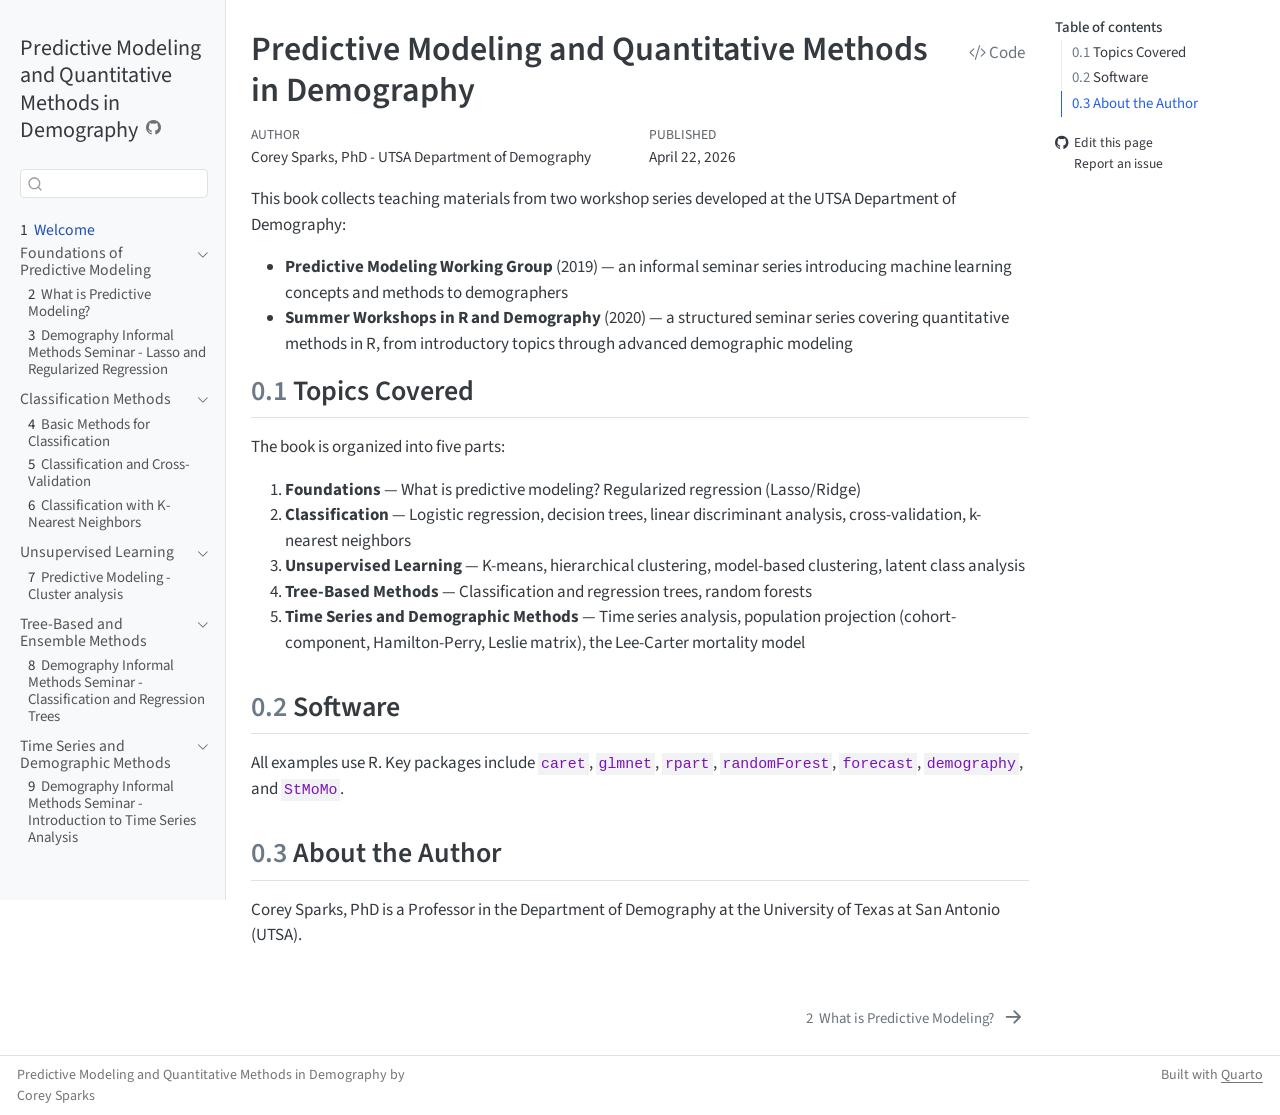
<file: index.html>
<!DOCTYPE html>
<html xmlns="http://www.w3.org/1999/xhtml" lang="en" xml:lang="en"><head>

<meta charset="utf-8">
<meta name="generator" content="quarto-1.9.36">

<meta name="viewport" content="width=device-width, initial-scale=1.0, user-scalable=yes">

<meta name="author" content="Corey Sparks, PhD - UTSA Department of Demography">
<meta name="dcterms.date" content="2026-04-22">

<title>Predictive Modeling and Quantitative Methods in Demography</title>
<style>
/* Default styles provided by pandoc.
** See https://pandoc.org/MANUAL.html#variables-for-html for config info.
*/
code{white-space: pre-wrap;}
span.smallcaps{font-variant: small-caps;}
div.columns{display: flex; gap: min(4vw, 1.5em);}
div.column{flex: auto; overflow-x: auto;}
div.hanging-indent{margin-left: 1.5em; text-indent: -1.5em;}
ul.task-list{list-style: none;}
ul.task-list li input[type="checkbox"] {
  width: 0.8em;
  margin: 0 0.8em 0.2em -1em; /* quarto-specific, see https://github.com/quarto-dev/quarto-cli/issues/4556 */ 
  vertical-align: middle;
}
/* CSS for syntax highlighting */
html { -webkit-text-size-adjust: 100%; }
pre > code.sourceCode { white-space: pre; position: relative; }
pre > code.sourceCode > span { display: inline-block; line-height: 1.25; }
pre > code.sourceCode > span:empty { height: 1.2em; }
.sourceCode { overflow: visible; }
code.sourceCode > span { color: inherit; text-decoration: inherit; }
div.sourceCode { margin: 1em 0; }
pre.sourceCode { margin: 0; }
@media screen {
div.sourceCode { overflow: auto; }
}
@media print {
pre > code.sourceCode { white-space: pre-wrap; }
pre > code.sourceCode > span { text-indent: -5em; padding-left: 5em; }
}
pre.numberSource code
  { counter-reset: source-line 0; }
pre.numberSource code > span
  { position: relative; left: -4em; counter-increment: source-line; }
pre.numberSource code > span > a:first-child::before
  { content: counter(source-line);
    position: relative; left: -1em; text-align: right; vertical-align: baseline;
    border: none; display: inline-block;
    -webkit-touch-callout: none; -webkit-user-select: none;
    -khtml-user-select: none; -moz-user-select: none;
    -ms-user-select: none; user-select: none;
    padding: 0 4px; width: 4em;
  }
pre.numberSource { margin-left: 3em;  padding-left: 4px; }
div.sourceCode
  {   }
@media screen {
pre > code.sourceCode > span > a:first-child::before { text-decoration: underline; }
}
</style>


<script src="site_libs/quarto-nav/quarto-nav.js"></script>
<script src="site_libs/quarto-nav/headroom.min.js"></script>
<script src="site_libs/clipboard/clipboard.min.js"></script>
<script src="site_libs/quarto-search/autocomplete.umd.js"></script>
<script src="site_libs/quarto-search/fuse.min.js"></script>
<script src="site_libs/quarto-search/quarto-search.js"></script>
<meta name="quarto:offset" content="./">
<link href="./what-is-predictive-modeling.html" rel="next">
<script src="site_libs/quarto-html/quarto.js" type="module"></script>
<script src="site_libs/quarto-html/tabsets/tabsets.js" type="module"></script>
<script src="site_libs/quarto-html/popper.min.js"></script>
<script src="site_libs/quarto-html/tippy.umd.min.js"></script>
<script src="site_libs/quarto-html/anchor.min.js"></script>
<link href="site_libs/quarto-html/tippy.css" rel="stylesheet">
<link href="site_libs/quarto-html/quarto-syntax-highlighting-845c23b38eaddc0f92fda52bfe77a8c8.css" rel="stylesheet" id="quarto-text-highlighting-styles">
<script src="site_libs/bootstrap/bootstrap.min.js"></script>
<link href="site_libs/bootstrap/bootstrap-icons.css" rel="stylesheet">
<link href="site_libs/bootstrap/bootstrap-6f4dde0c9b9e53d219e3db410911c9dc.min.css" rel="stylesheet" append-hash="true" id="quarto-bootstrap" data-mode="light">
<script id="quarto-search-options" type="application/json">{
  "location": "sidebar",
  "copy-button": false,
  "collapse-after": 3,
  "panel-placement": "start",
  "type": "textbox",
  "limit": 50,
  "keyboard-shortcut": [
    "f",
    "/",
    "s"
  ],
  "show-item-context": false,
  "language": {
    "search-no-results-text": "No results",
    "search-matching-documents-text": "matching documents",
    "search-copy-link-title": "Copy link to search",
    "search-hide-matches-text": "Hide additional matches",
    "search-more-match-text": "more match in this document",
    "search-more-matches-text": "more matches in this document",
    "search-clear-button-title": "Clear",
    "search-text-placeholder": "",
    "search-detached-cancel-button-title": "Cancel",
    "search-submit-button-title": "Submit",
    "search-label": "Search"
  }
}</script>


</head>

<body class="nav-sidebar docked quarto-light">

<div id="quarto-search-results"></div>
  <header id="quarto-header" class="headroom fixed-top">
  <nav class="quarto-secondary-nav">
    <div class="container-fluid d-flex">
      <button type="button" class="quarto-btn-toggle btn" data-bs-toggle="collapse" role="button" data-bs-target=".quarto-sidebar-collapse-item" aria-controls="quarto-sidebar" aria-expanded="false" aria-label="Toggle sidebar navigation" onclick="if (window.quartoToggleHeadroom) { window.quartoToggleHeadroom(); }">
        <i class="bi bi-layout-text-sidebar-reverse"></i>
      </button>
        <nav class="quarto-page-breadcrumbs" aria-label="breadcrumb"><ol class="breadcrumb"><li class="breadcrumb-item"><a href="./index.html"><span class="chapter-number">1</span>&nbsp; <span class="chapter-title">Welcome</span></a></li></ol></nav>
        <a class="flex-grow-1" role="navigation" data-bs-toggle="collapse" data-bs-target=".quarto-sidebar-collapse-item" aria-controls="quarto-sidebar" aria-expanded="false" aria-label="Toggle sidebar navigation" onclick="if (window.quartoToggleHeadroom) { window.quartoToggleHeadroom(); }">      
        </a>
      <button type="button" class="btn quarto-search-button" aria-label="Search" onclick="window.quartoOpenSearch();">
        <i class="bi bi-search"></i>
      </button>
    </div>
  </nav>
</header>
<!-- content -->
<div id="quarto-content" class="quarto-container page-columns page-rows-contents page-layout-article">
<!-- sidebar -->
  <nav id="quarto-sidebar" class="sidebar collapse collapse-horizontal quarto-sidebar-collapse-item sidebar-navigation docked overflow-auto">
    <div class="pt-lg-2 mt-2 text-left sidebar-header">
    <div class="sidebar-title mb-0 py-0">
      <a href="./">Predictive Modeling and Quantitative Methods in Demography</a> 
        <div class="sidebar-tools-main">
    <a href="https://github.com/coreysparks/predictive_modeling" title="Source Code" class="quarto-navigation-tool px-1" aria-label="Source Code"><i class="bi bi-github"></i></a>
</div>
    </div>
      </div>
        <div class="mt-2 flex-shrink-0 align-items-center">
        <div class="sidebar-search">
        <div id="quarto-search" class="" title="Search"></div>
        </div>
        </div>
    <div class="sidebar-menu-container"> 
    <ul class="list-unstyled mt-1">
        <li class="sidebar-item">
  <div class="sidebar-item-container"> 
  <a href="./index.html" class="sidebar-item-text sidebar-link active">
 <span class="menu-text"><span class="chapter-number">1</span>&nbsp; <span class="chapter-title">Welcome</span></span></a>
  </div>
</li>
        <li class="sidebar-item sidebar-item-section">
      <div class="sidebar-item-container"> 
            <a class="sidebar-item-text sidebar-link text-start" data-bs-toggle="collapse" data-bs-target="#quarto-sidebar-section-1" role="navigation" aria-expanded="true">
 <span class="menu-text">Foundations of Predictive Modeling</span></a>
          <a class="sidebar-item-toggle text-start" data-bs-toggle="collapse" data-bs-target="#quarto-sidebar-section-1" role="navigation" aria-expanded="true" aria-label="Toggle section">
            <i class="bi bi-chevron-right ms-2"></i>
          </a> 
      </div>
      <ul id="quarto-sidebar-section-1" class="collapse list-unstyled sidebar-section depth1 show">  
          <li class="sidebar-item">
  <div class="sidebar-item-container"> 
  <a href="./what-is-predictive-modeling.html" class="sidebar-item-text sidebar-link">
 <span class="menu-text"><span class="chapter-number">2</span>&nbsp; <span class="chapter-title">What is Predictive Modeling?</span></span></a>
  </div>
</li>
          <li class="sidebar-item">
  <div class="sidebar-item-container"> 
  <a href="./lasso.html" class="sidebar-item-text sidebar-link">
 <span class="menu-text"><span class="chapter-number">3</span>&nbsp; <span class="chapter-title">Demography Informal Methods Seminar - Lasso and Regularized Regression</span></span></a>
  </div>
</li>
      </ul>
  </li>
        <li class="sidebar-item sidebar-item-section">
      <div class="sidebar-item-container"> 
            <a class="sidebar-item-text sidebar-link text-start" data-bs-toggle="collapse" data-bs-target="#quarto-sidebar-section-2" role="navigation" aria-expanded="true">
 <span class="menu-text">Classification Methods</span></a>
          <a class="sidebar-item-toggle text-start" data-bs-toggle="collapse" data-bs-target="#quarto-sidebar-section-2" role="navigation" aria-expanded="true" aria-label="Toggle section">
            <i class="bi bi-chevron-right ms-2"></i>
          </a> 
      </div>
      <ul id="quarto-sidebar-section-2" class="collapse list-unstyled sidebar-section depth1 show">  
          <li class="sidebar-item">
  <div class="sidebar-item-container"> 
  <a href="./basic-classification.html" class="sidebar-item-text sidebar-link">
 <span class="menu-text"><span class="chapter-number">4</span>&nbsp; <span class="chapter-title">Basic Methods for Classification</span></span></a>
  </div>
</li>
          <li class="sidebar-item">
  <div class="sidebar-item-container"> 
  <a href="./classification-cv.html" class="sidebar-item-text sidebar-link">
 <span class="menu-text"><span class="chapter-number">5</span>&nbsp; <span class="chapter-title">Classification and Cross-Validation</span></span></a>
  </div>
</li>
          <li class="sidebar-item">
  <div class="sidebar-item-container"> 
  <a href="./classification-knn.html" class="sidebar-item-text sidebar-link">
 <span class="menu-text"><span class="chapter-number">6</span>&nbsp; <span class="chapter-title">Classification with K-Nearest Neighbors</span></span></a>
  </div>
</li>
      </ul>
  </li>
        <li class="sidebar-item sidebar-item-section">
      <div class="sidebar-item-container"> 
            <a class="sidebar-item-text sidebar-link text-start" data-bs-toggle="collapse" data-bs-target="#quarto-sidebar-section-3" role="navigation" aria-expanded="true">
 <span class="menu-text">Unsupervised Learning</span></a>
          <a class="sidebar-item-toggle text-start" data-bs-toggle="collapse" data-bs-target="#quarto-sidebar-section-3" role="navigation" aria-expanded="true" aria-label="Toggle section">
            <i class="bi bi-chevron-right ms-2"></i>
          </a> 
      </div>
      <ul id="quarto-sidebar-section-3" class="collapse list-unstyled sidebar-section depth1 show">  
          <li class="sidebar-item">
  <div class="sidebar-item-container"> 
  <a href="./clustering.html" class="sidebar-item-text sidebar-link">
 <span class="menu-text"><span class="chapter-number">7</span>&nbsp; <span class="chapter-title">Predictive Modeling - Cluster analysis</span></span></a>
  </div>
</li>
      </ul>
  </li>
        <li class="sidebar-item sidebar-item-section">
      <div class="sidebar-item-container"> 
            <a class="sidebar-item-text sidebar-link text-start" data-bs-toggle="collapse" data-bs-target="#quarto-sidebar-section-4" role="navigation" aria-expanded="true">
 <span class="menu-text">Tree-Based and Ensemble Methods</span></a>
          <a class="sidebar-item-toggle text-start" data-bs-toggle="collapse" data-bs-target="#quarto-sidebar-section-4" role="navigation" aria-expanded="true" aria-label="Toggle section">
            <i class="bi bi-chevron-right ms-2"></i>
          </a> 
      </div>
      <ul id="quarto-sidebar-section-4" class="collapse list-unstyled sidebar-section depth1 show">  
          <li class="sidebar-item">
  <div class="sidebar-item-container"> 
  <a href="./random-forests.html" class="sidebar-item-text sidebar-link">
 <span class="menu-text"><span class="chapter-number">8</span>&nbsp; <span class="chapter-title">Demography Informal Methods Seminar - Classification and Regression Trees</span></span></a>
  </div>
</li>
      </ul>
  </li>
        <li class="sidebar-item sidebar-item-section">
      <div class="sidebar-item-container"> 
            <a class="sidebar-item-text sidebar-link text-start" data-bs-toggle="collapse" data-bs-target="#quarto-sidebar-section-5" role="navigation" aria-expanded="true">
 <span class="menu-text">Time Series and Demographic Methods</span></a>
          <a class="sidebar-item-toggle text-start" data-bs-toggle="collapse" data-bs-target="#quarto-sidebar-section-5" role="navigation" aria-expanded="true" aria-label="Toggle section">
            <i class="bi bi-chevron-right ms-2"></i>
          </a> 
      </div>
      <ul id="quarto-sidebar-section-5" class="collapse list-unstyled sidebar-section depth1 show">  
          <li class="sidebar-item">
  <div class="sidebar-item-container"> 
  <a href="./time-series.html" class="sidebar-item-text sidebar-link">
 <span class="menu-text"><span class="chapter-number">9</span>&nbsp; <span class="chapter-title">Demography Informal Methods Seminar - Introduction to Time Series Analysis</span></span></a>
  </div>
</li>
      </ul>
  </li>
    </ul>
    </div>
</nav>
<div id="quarto-sidebar-glass" class="quarto-sidebar-collapse-item" data-bs-toggle="collapse" data-bs-target=".quarto-sidebar-collapse-item"></div>
<!-- margin-sidebar -->
    <div id="quarto-margin-sidebar" class="sidebar margin-sidebar">
        <nav id="TOC" role="doc-toc" class="toc-active">
    <h2 id="toc-title">Table of contents</h2>
   
  <ul>
  <li><a href="#topics-covered" id="toc-topics-covered" class="nav-link active" data-scroll-target="#topics-covered"><span class="header-section-number">0.1</span> Topics Covered</a></li>
  <li><a href="#software" id="toc-software" class="nav-link" data-scroll-target="#software"><span class="header-section-number">0.2</span> Software</a></li>
  <li><a href="#about-the-author" id="toc-about-the-author" class="nav-link" data-scroll-target="#about-the-author"><span class="header-section-number">0.3</span> About the Author</a></li>
  </ul>
<div class="toc-actions"><ul><li><a href="https://github.com/coreysparks/predictive_modeling/edit/main/index.qmd" class="toc-action"><i class="bi bi-github"></i>Edit this page</a></li><li><a href="https://github.com/coreysparks/predictive_modeling/issues/new" class="toc-action"><i class="bi empty"></i>Report an issue</a></li></ul></div></nav>
    </div>
<!-- main -->
<main class="content" id="quarto-document-content">

<header id="title-block-header" class="quarto-title-block default">
<div class="quarto-title">
<div class="quarto-title-block"><div><h1 class="title">Predictive Modeling and Quantitative Methods in Demography</h1><button type="button" class="btn code-tools-button" id="quarto-code-tools-source"><i class="bi"></i> Code</button></div></div>
</div>



<div class="quarto-title-meta">

    <div>
    <div class="quarto-title-meta-heading">Author</div>
    <div class="quarto-title-meta-contents">
             <p>Corey Sparks, PhD - UTSA Department of Demography </p>
          </div>
  </div>
    
    <div>
    <div class="quarto-title-meta-heading">Published</div>
    <div class="quarto-title-meta-contents">
      <p class="date">April 22, 2026</p>
    </div>
  </div>
  
    
  </div>
  


</header>


<p>This book collects teaching materials from two workshop series developed at the UTSA Department of Demography:</p>
<ul>
<li><strong>Predictive Modeling Working Group</strong> (2019) — an informal seminar series introducing machine learning concepts and methods to demographers</li>
<li><strong>Summer Workshops in R and Demography</strong> (2020) — a structured seminar series covering quantitative methods in R, from introductory topics through advanced demographic modeling</li>
</ul>
<section id="topics-covered" class="level2" data-number="0.1">
<h2 data-number="0.1" class="anchored" data-anchor-id="topics-covered"><span class="header-section-number">0.1</span> Topics Covered</h2>
<p>The book is organized into five parts:</p>
<ol type="1">
<li><strong>Foundations</strong> — What is predictive modeling? Regularized regression (Lasso/Ridge)</li>
<li><strong>Classification</strong> — Logistic regression, decision trees, linear discriminant analysis, cross-validation, k-nearest neighbors</li>
<li><strong>Unsupervised Learning</strong> — K-means, hierarchical clustering, model-based clustering, latent class analysis</li>
<li><strong>Tree-Based Methods</strong> — Classification and regression trees, random forests</li>
<li><strong>Time Series and Demographic Methods</strong> — Time series analysis, population projection (cohort-component, Hamilton-Perry, Leslie matrix), the Lee-Carter mortality model</li>
</ol>
</section>
<section id="software" class="level2" data-number="0.2">
<h2 data-number="0.2" class="anchored" data-anchor-id="software"><span class="header-section-number">0.2</span> Software</h2>
<p>All examples use R. Key packages include <code>caret</code>, <code>glmnet</code>, <code>rpart</code>, <code>randomForest</code>, <code>forecast</code>, <code>demography</code>, and <code>StMoMo</code>.</p>
</section>
<section id="about-the-author" class="level2" data-number="0.3">
<h2 data-number="0.3" class="anchored" data-anchor-id="about-the-author"><span class="header-section-number">0.3</span> About the Author</h2>
<p>Corey Sparks, PhD is a Professor in the Department of Demography at the University of Texas at San Antonio (UTSA).</p>


<!-- -->

</section>

</main> <!-- /main -->
<script id="quarto-html-after-body" type="application/javascript">
  window.document.addEventListener("DOMContentLoaded", function (event) {
    const icon = "";
    const anchorJS = new window.AnchorJS();
    anchorJS.options = {
      placement: 'right',
      icon: icon
    };
    anchorJS.add('.anchored');
    const isCodeAnnotation = (el) => {
      for (const clz of el.classList) {
        if (clz.startsWith('code-annotation-')) {                     
          return true;
        }
      }
      return false;
    }
    const onCopySuccess = function(e) {
      // button target
      const button = e.trigger;
      // don't keep focus
      button.blur();
      // flash "checked"
      button.classList.add('code-copy-button-checked');
      var currentTitle = button.getAttribute("title");
      button.setAttribute("title", "Copied!");
      let tooltip;
      if (window.bootstrap) {
        button.setAttribute("data-bs-toggle", "tooltip");
        button.setAttribute("data-bs-placement", "left");
        button.setAttribute("data-bs-title", "Copied!");
        tooltip = new bootstrap.Tooltip(button, 
          { trigger: "manual", 
            customClass: "code-copy-button-tooltip",
            offset: [0, -8]});
        tooltip.show();    
      }
      setTimeout(function() {
        if (tooltip) {
          tooltip.hide();
          button.removeAttribute("data-bs-title");
          button.removeAttribute("data-bs-toggle");
          button.removeAttribute("data-bs-placement");
        }
        button.setAttribute("title", currentTitle);
        button.classList.remove('code-copy-button-checked');
      }, 1000);
      // clear code selection
      e.clearSelection();
    }
    const getTextToCopy = function(trigger) {
      const outerScaffold = trigger.parentElement.cloneNode(true);
      const codeEl = outerScaffold.querySelector('code');
      for (const childEl of codeEl.children) {
        if (isCodeAnnotation(childEl)) {
          childEl.remove();
        }
      }
      return codeEl.innerText;
    }
    const clipboard = new window.ClipboardJS('.code-copy-button:not([data-in-quarto-modal])', {
      text: getTextToCopy
    });
    clipboard.on('success', onCopySuccess);
    if (window.document.getElementById('quarto-embedded-source-code-modal')) {
      const clipboardModal = new window.ClipboardJS('.code-copy-button[data-in-quarto-modal]', {
        text: getTextToCopy,
        container: window.document.getElementById('quarto-embedded-source-code-modal')
      });
      clipboardModal.on('success', onCopySuccess);
    }
    const viewSource = window.document.getElementById('quarto-view-source') ||
                       window.document.getElementById('quarto-code-tools-source');
    if (viewSource) {
      const sourceUrl = viewSource.getAttribute("data-quarto-source-url");
      viewSource.addEventListener("click", function(e) {
        if (sourceUrl) {
          // rstudio viewer pane
          if (/\bcapabilities=\b/.test(window.location)) {
            window.open(sourceUrl);
          } else {
            window.location.href = sourceUrl;
          }
        } else {
          const modal = new bootstrap.Modal(document.getElementById('quarto-embedded-source-code-modal'));
          modal.show();
        }
        return false;
      });
    }
    function toggleCodeHandler(show) {
      return function(e) {
        const detailsSrc = window.document.querySelectorAll(".cell > details > .sourceCode");
        for (let i=0; i<detailsSrc.length; i++) {
          const details = detailsSrc[i].parentElement;
          if (show) {
            details.open = true;
          } else {
            details.removeAttribute("open");
          }
        }
        const cellCodeDivs = window.document.querySelectorAll(".cell > .sourceCode");
        const fromCls = show ? "hidden" : "unhidden";
        const toCls = show ? "unhidden" : "hidden";
        for (let i=0; i<cellCodeDivs.length; i++) {
          const codeDiv = cellCodeDivs[i];
          if (codeDiv.classList.contains(fromCls)) {
            codeDiv.classList.remove(fromCls);
            codeDiv.classList.add(toCls);
          } 
        }
        return false;
      }
    }
    const hideAllCode = window.document.getElementById("quarto-hide-all-code");
    if (hideAllCode) {
      hideAllCode.addEventListener("click", toggleCodeHandler(false));
    }
    const showAllCode = window.document.getElementById("quarto-show-all-code");
    if (showAllCode) {
      showAllCode.addEventListener("click", toggleCodeHandler(true));
    }
      var localhostRegex = new RegExp(/^(?:http|https):\/\/localhost\:?[0-9]*\//);
      var mailtoRegex = new RegExp(/^mailto:/);
        var filterRegex = new RegExp('/' + window.location.host + '/');
      var isInternal = (href) => {
          return filterRegex.test(href) || localhostRegex.test(href) || mailtoRegex.test(href);
      }
      // Inspect non-navigation links and adorn them if external
     var links = window.document.querySelectorAll('a[href]:not(.nav-link):not(.navbar-brand):not(.toc-action):not(.sidebar-link):not(.sidebar-item-toggle):not(.pagination-link):not(.no-external):not([aria-hidden]):not(.dropdown-item):not(.quarto-navigation-tool):not(.about-link)');
      for (var i=0; i<links.length; i++) {
        const link = links[i];
        if (!isInternal(link.href)) {
          // undo the damage that might have been done by quarto-nav.js in the case of
          // links that we want to consider external
          if (link.dataset.originalHref !== undefined) {
            link.href = link.dataset.originalHref;
          }
        }
      }
    function tippyHover(el, contentFn, onTriggerFn, onUntriggerFn) {
      const config = {
        allowHTML: true,
        maxWidth: 500,
        delay: 100,
        arrow: false,
        appendTo: function(el) {
            return el.parentElement;
        },
        interactive: true,
        interactiveBorder: 10,
        theme: 'quarto',
        placement: 'bottom-start',
      };
      if (contentFn) {
        config.content = contentFn;
      }
      if (onTriggerFn) {
        config.onTrigger = onTriggerFn;
      }
      if (onUntriggerFn) {
        config.onUntrigger = onUntriggerFn;
      }
      window.tippy(el, config); 
    }
    const noterefs = window.document.querySelectorAll('a[role="doc-noteref"]');
    for (var i=0; i<noterefs.length; i++) {
      const ref = noterefs[i];
      tippyHover(ref, function() {
        // use id or data attribute instead here
        let href = ref.getAttribute('data-footnote-href') || ref.getAttribute('href');
        try { href = new URL(href).hash; } catch {}
        const id = href.replace(/^#\/?/, "");
        const note = window.document.getElementById(id);
        if (note) {
          return note.innerHTML;
        } else {
          return "";
        }
      });
    }
    const xrefs = window.document.querySelectorAll('a.quarto-xref');
    const processXRef = (id, note) => {
      // Strip column container classes
      const stripColumnClz = (el) => {
        el.classList.remove("page-full", "page-columns");
        if (el.children) {
          for (const child of el.children) {
            stripColumnClz(child);
          }
        }
      }
      stripColumnClz(note)
      if (id === null || id.startsWith('sec-')) {
        // Special case sections, only their first couple elements
        const container = document.createElement("div");
        if (note.children && note.children.length > 2) {
          container.appendChild(note.children[0].cloneNode(true));
          for (let i = 1; i < note.children.length; i++) {
            const child = note.children[i];
            if (child.tagName === "P" && child.innerText === "") {
              continue;
            } else {
              container.appendChild(child.cloneNode(true));
              break;
            }
          }
          if (window.Quarto?.typesetMath) {
            window.Quarto.typesetMath(container);
          }
          return container.innerHTML
        } else {
          if (window.Quarto?.typesetMath) {
            window.Quarto.typesetMath(note);
          }
          return note.innerHTML;
        }
      } else {
        // Remove any anchor links if they are present
        const anchorLink = note.querySelector('a.anchorjs-link');
        if (anchorLink) {
          anchorLink.remove();
        }
        if (window.Quarto?.typesetMath) {
          window.Quarto.typesetMath(note);
        }
        if (note.classList.contains("callout")) {
          return note.outerHTML;
        } else {
          return note.innerHTML;
        }
      }
    }
    for (var i=0; i<xrefs.length; i++) {
      const xref = xrefs[i];
      tippyHover(xref, undefined, function(instance) {
        instance.disable();
        let url = xref.getAttribute('href');
        let hash = undefined; 
        if (url.startsWith('#')) {
          hash = url;
        } else {
          try { hash = new URL(url).hash; } catch {}
        }
        if (hash) {
          const id = hash.replace(/^#\/?/, "");
          const note = window.document.getElementById(id);
          if (note !== null) {
            try {
              const html = processXRef(id, note.cloneNode(true));
              instance.setContent(html);
            } finally {
              instance.enable();
              instance.show();
            }
          } else {
            // See if we can fetch this
            fetch(url.split('#')[0])
            .then(res => res.text())
            .then(html => {
              const parser = new DOMParser();
              const htmlDoc = parser.parseFromString(html, "text/html");
              const note = htmlDoc.getElementById(id);
              if (note !== null) {
                const html = processXRef(id, note);
                instance.setContent(html);
              } 
            }).finally(() => {
              instance.enable();
              instance.show();
            });
          }
        } else {
          // See if we can fetch a full url (with no hash to target)
          // This is a special case and we should probably do some content thinning / targeting
          fetch(url)
          .then(res => res.text())
          .then(html => {
            const parser = new DOMParser();
            const htmlDoc = parser.parseFromString(html, "text/html");
            const note = htmlDoc.querySelector('main.content');
            if (note !== null) {
              // This should only happen for chapter cross references
              // (since there is no id in the URL)
              // remove the first header
              if (note.children.length > 0 && note.children[0].tagName === "HEADER") {
                note.children[0].remove();
              }
              const html = processXRef(null, note);
              instance.setContent(html);
            } 
          }).finally(() => {
            instance.enable();
            instance.show();
          });
        }
      }, function(instance) {
      });
    }
        let selectedAnnoteEl;
        const selectorForAnnotation = ( cell, annotation) => {
          let cellAttr = 'data-code-cell="' + cell + '"';
          let lineAttr = 'data-code-annotation="' +  annotation + '"';
          const selector = 'span[' + cellAttr + '][' + lineAttr + ']';
          return selector;
        }
        const selectCodeLines = (annoteEl) => {
          const doc = window.document;
          const targetCell = annoteEl.getAttribute("data-target-cell");
          const targetAnnotation = annoteEl.getAttribute("data-target-annotation");
          const annoteSpan = window.document.querySelector(selectorForAnnotation(targetCell, targetAnnotation));
          const lines = annoteSpan.getAttribute("data-code-lines").split(",");
          const lineIds = lines.map((line) => {
            return targetCell + "-" + line;
          })
          let top = null;
          let height = null;
          let parent = null;
          if (lineIds.length > 0) {
              //compute the position of the single el (top and bottom and make a div)
              const el = window.document.getElementById(lineIds[0]);
              top = el.offsetTop;
              height = el.offsetHeight;
              parent = el.parentElement.parentElement;
            if (lineIds.length > 1) {
              const lastEl = window.document.getElementById(lineIds[lineIds.length - 1]);
              const bottom = lastEl.offsetTop + lastEl.offsetHeight;
              height = bottom - top;
            }
            if (top !== null && height !== null && parent !== null) {
              // cook up a div (if necessary) and position it 
              let div = window.document.getElementById("code-annotation-line-highlight");
              if (div === null) {
                div = window.document.createElement("div");
                div.setAttribute("id", "code-annotation-line-highlight");
                div.style.position = 'absolute';
                parent.appendChild(div);
              }
              div.style.top = top - 2 + "px";
              div.style.height = height + 4 + "px";
              div.style.left = 0;
              let gutterDiv = window.document.getElementById("code-annotation-line-highlight-gutter");
              if (gutterDiv === null) {
                gutterDiv = window.document.createElement("div");
                gutterDiv.setAttribute("id", "code-annotation-line-highlight-gutter");
                gutterDiv.style.position = 'absolute';
                const codeCell = window.document.getElementById(targetCell);
                const gutter = codeCell.querySelector('.code-annotation-gutter');
                gutter.appendChild(gutterDiv);
              }
              gutterDiv.style.top = top - 2 + "px";
              gutterDiv.style.height = height + 4 + "px";
            }
            selectedAnnoteEl = annoteEl;
          }
        };
        const unselectCodeLines = () => {
          const elementsIds = ["code-annotation-line-highlight", "code-annotation-line-highlight-gutter"];
          elementsIds.forEach((elId) => {
            const div = window.document.getElementById(elId);
            if (div) {
              div.remove();
            }
          });
          selectedAnnoteEl = undefined;
        };
          // Handle positioning of the toggle
      window.addEventListener(
        "resize",
        throttle(() => {
          elRect = undefined;
          if (selectedAnnoteEl) {
            selectCodeLines(selectedAnnoteEl);
          }
        }, 10)
      );
      function throttle(fn, ms) {
      let throttle = false;
      let timer;
        return (...args) => {
          if(!throttle) { // first call gets through
              fn.apply(this, args);
              throttle = true;
          } else { // all the others get throttled
              if(timer) clearTimeout(timer); // cancel #2
              timer = setTimeout(() => {
                fn.apply(this, args);
                timer = throttle = false;
              }, ms);
          }
        };
      }
        // Attach click handler to the DT
        const annoteDls = window.document.querySelectorAll('dt[data-target-cell]');
        for (const annoteDlNode of annoteDls) {
          annoteDlNode.addEventListener('click', (event) => {
            const clickedEl = event.target;
            if (clickedEl !== selectedAnnoteEl) {
              unselectCodeLines();
              const activeEl = window.document.querySelector('dt[data-target-cell].code-annotation-active');
              if (activeEl) {
                activeEl.classList.remove('code-annotation-active');
              }
              selectCodeLines(clickedEl);
              clickedEl.classList.add('code-annotation-active');
            } else {
              // Unselect the line
              unselectCodeLines();
              clickedEl.classList.remove('code-annotation-active');
            }
          });
        }
    const findCites = (el) => {
      const parentEl = el.parentElement;
      if (parentEl) {
        const cites = parentEl.dataset.cites;
        if (cites) {
          return {
            el,
            cites: cites.split(' ')
          };
        } else {
          return findCites(el.parentElement)
        }
      } else {
        return undefined;
      }
    };
    var bibliorefs = window.document.querySelectorAll('a[role="doc-biblioref"]');
    for (var i=0; i<bibliorefs.length; i++) {
      const ref = bibliorefs[i];
      const citeInfo = findCites(ref);
      if (citeInfo) {
        tippyHover(citeInfo.el, function() {
          var popup = window.document.createElement('div');
          citeInfo.cites.forEach(function(cite) {
            var citeDiv = window.document.createElement('div');
            citeDiv.classList.add('hanging-indent');
            citeDiv.classList.add('csl-entry');
            var biblioDiv = window.document.getElementById('ref-' + cite);
            if (biblioDiv) {
              citeDiv.innerHTML = biblioDiv.innerHTML;
            }
            popup.appendChild(citeDiv);
          });
          return popup.innerHTML;
        });
      }
    }
  });
  </script>
<nav class="page-navigation">
  <div class="nav-page nav-page-previous">
  </div>
  <div class="nav-page nav-page-next">
      <a href="./what-is-predictive-modeling.html" class="pagination-link" aria-label="What is Predictive Modeling?">
        <span class="nav-page-text"><span class="chapter-number">2</span>&nbsp; <span class="chapter-title">What is Predictive Modeling?</span></span> <i class="bi bi-arrow-right-short"></i>
      </a>
  </div>
</nav><div class="modal fade" id="quarto-embedded-source-code-modal" tabindex="-1" aria-labelledby="quarto-embedded-source-code-modal-label" aria-hidden="true"><div class="modal-dialog modal-dialog-scrollable"><div class="modal-content"><div class="modal-header"><h5 class="modal-title" id="quarto-embedded-source-code-modal-label">Source Code</h5><button class="btn-close" data-bs-dismiss="modal"></button></div><div class="modal-body"><div class="">
<div class="code-copy-outer-scaffold"><div class="sourceCode" id="cb1" data-shortcodes="false"><pre class="sourceCode markdown code-with-copy"><code class="sourceCode markdown"><span id="cb1-1"><a href="#cb1-1" aria-hidden="true" tabindex="-1"></a><span class="co">---</span></span>
<span id="cb1-2"><a href="#cb1-2" aria-hidden="true" tabindex="-1"></a><span class="an">title:</span><span class="co"> "Welcome"</span></span>
<span id="cb1-3"><a href="#cb1-3" aria-hidden="true" tabindex="-1"></a><span class="co">---</span></span>
<span id="cb1-4"><a href="#cb1-4" aria-hidden="true" tabindex="-1"></a></span>
<span id="cb1-5"><a href="#cb1-5" aria-hidden="true" tabindex="-1"></a>This book collects teaching materials from two workshop series developed at the UTSA Department of Demography:</span>
<span id="cb1-6"><a href="#cb1-6" aria-hidden="true" tabindex="-1"></a></span>
<span id="cb1-7"><a href="#cb1-7" aria-hidden="true" tabindex="-1"></a><span class="ss">- </span>**Predictive Modeling Working Group** (2019) — an informal seminar series introducing machine learning concepts and methods to demographers</span>
<span id="cb1-8"><a href="#cb1-8" aria-hidden="true" tabindex="-1"></a><span class="ss">- </span>**Summer Workshops in R and Demography** (2020) — a structured seminar series covering quantitative methods in R, from introductory topics through advanced demographic modeling</span>
<span id="cb1-9"><a href="#cb1-9" aria-hidden="true" tabindex="-1"></a></span>
<span id="cb1-10"><a href="#cb1-10" aria-hidden="true" tabindex="-1"></a><span class="fu">## Topics Covered</span></span>
<span id="cb1-11"><a href="#cb1-11" aria-hidden="true" tabindex="-1"></a></span>
<span id="cb1-12"><a href="#cb1-12" aria-hidden="true" tabindex="-1"></a>The book is organized into five parts:</span>
<span id="cb1-13"><a href="#cb1-13" aria-hidden="true" tabindex="-1"></a></span>
<span id="cb1-14"><a href="#cb1-14" aria-hidden="true" tabindex="-1"></a><span class="ss">1. </span>**Foundations** — What is predictive modeling? Regularized regression (Lasso/Ridge)</span>
<span id="cb1-15"><a href="#cb1-15" aria-hidden="true" tabindex="-1"></a><span class="ss">2. </span>**Classification** — Logistic regression, decision trees, linear discriminant analysis, cross-validation, k-nearest neighbors</span>
<span id="cb1-16"><a href="#cb1-16" aria-hidden="true" tabindex="-1"></a><span class="ss">3. </span>**Unsupervised Learning** — K-means, hierarchical clustering, model-based clustering, latent class analysis</span>
<span id="cb1-17"><a href="#cb1-17" aria-hidden="true" tabindex="-1"></a><span class="ss">4. </span>**Tree-Based Methods** — Classification and regression trees, random forests</span>
<span id="cb1-18"><a href="#cb1-18" aria-hidden="true" tabindex="-1"></a><span class="ss">5. </span>**Time Series and Demographic Methods** — Time series analysis, population projection (cohort-component, Hamilton-Perry, Leslie matrix), the Lee-Carter mortality model</span>
<span id="cb1-19"><a href="#cb1-19" aria-hidden="true" tabindex="-1"></a></span>
<span id="cb1-20"><a href="#cb1-20" aria-hidden="true" tabindex="-1"></a><span class="fu">## Software</span></span>
<span id="cb1-21"><a href="#cb1-21" aria-hidden="true" tabindex="-1"></a></span>
<span id="cb1-22"><a href="#cb1-22" aria-hidden="true" tabindex="-1"></a>All examples use R. Key packages include <span class="in">`caret`</span>, <span class="in">`glmnet`</span>, <span class="in">`rpart`</span>, <span class="in">`randomForest`</span>, <span class="in">`forecast`</span>, <span class="in">`demography`</span>, and <span class="in">`StMoMo`</span>.</span>
<span id="cb1-23"><a href="#cb1-23" aria-hidden="true" tabindex="-1"></a></span>
<span id="cb1-24"><a href="#cb1-24" aria-hidden="true" tabindex="-1"></a><span class="fu">## About the Author</span></span>
<span id="cb1-25"><a href="#cb1-25" aria-hidden="true" tabindex="-1"></a></span>
<span id="cb1-26"><a href="#cb1-26" aria-hidden="true" tabindex="-1"></a>Corey Sparks, PhD is a Professor in the Department of Demography at the University of Texas at San Antonio (UTSA).</span></code></pre></div><button title="Copy to Clipboard" class="code-copy-button" data-in-quarto-modal=""><i class="bi"></i></button></div>
</div></div></div></div></div>
</div> <!-- /content -->
<footer class="footer">
  <div class="nav-footer">
    <div class="nav-footer-left">
<p>Predictive Modeling and Quantitative Methods in Demography by Corey Sparks</p>
</div>   
    <div class="nav-footer-center">
      &nbsp;
    <div class="toc-actions d-sm-block d-md-none"><ul><li><a href="https://github.com/coreysparks/predictive_modeling/edit/main/index.qmd" class="toc-action"><i class="bi bi-github"></i>Edit this page</a></li><li><a href="https://github.com/coreysparks/predictive_modeling/issues/new" class="toc-action"><i class="bi empty"></i>Report an issue</a></li></ul></div></div>
    <div class="nav-footer-right">
<p>Built with <a href="https://quarto.org/">Quarto</a></p>
</div>
  </div>
</footer>




</body></html>
</file>
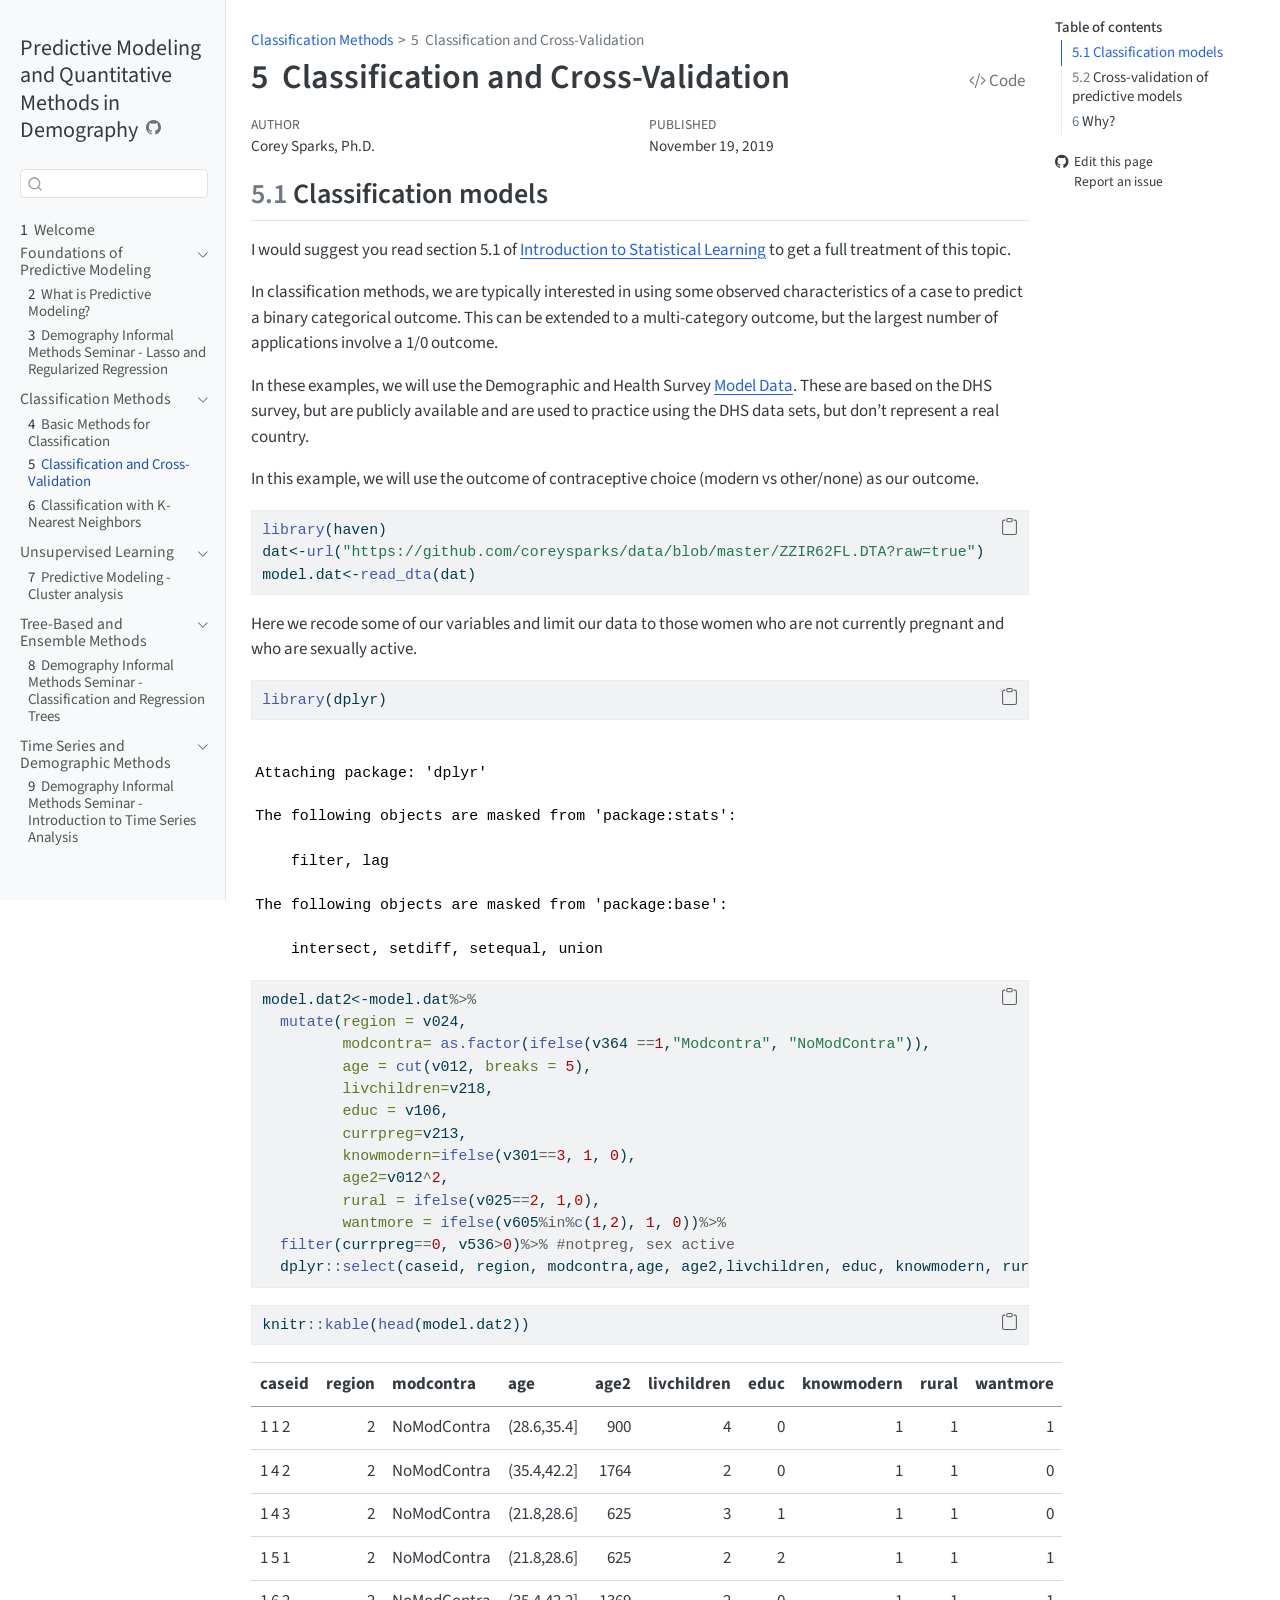
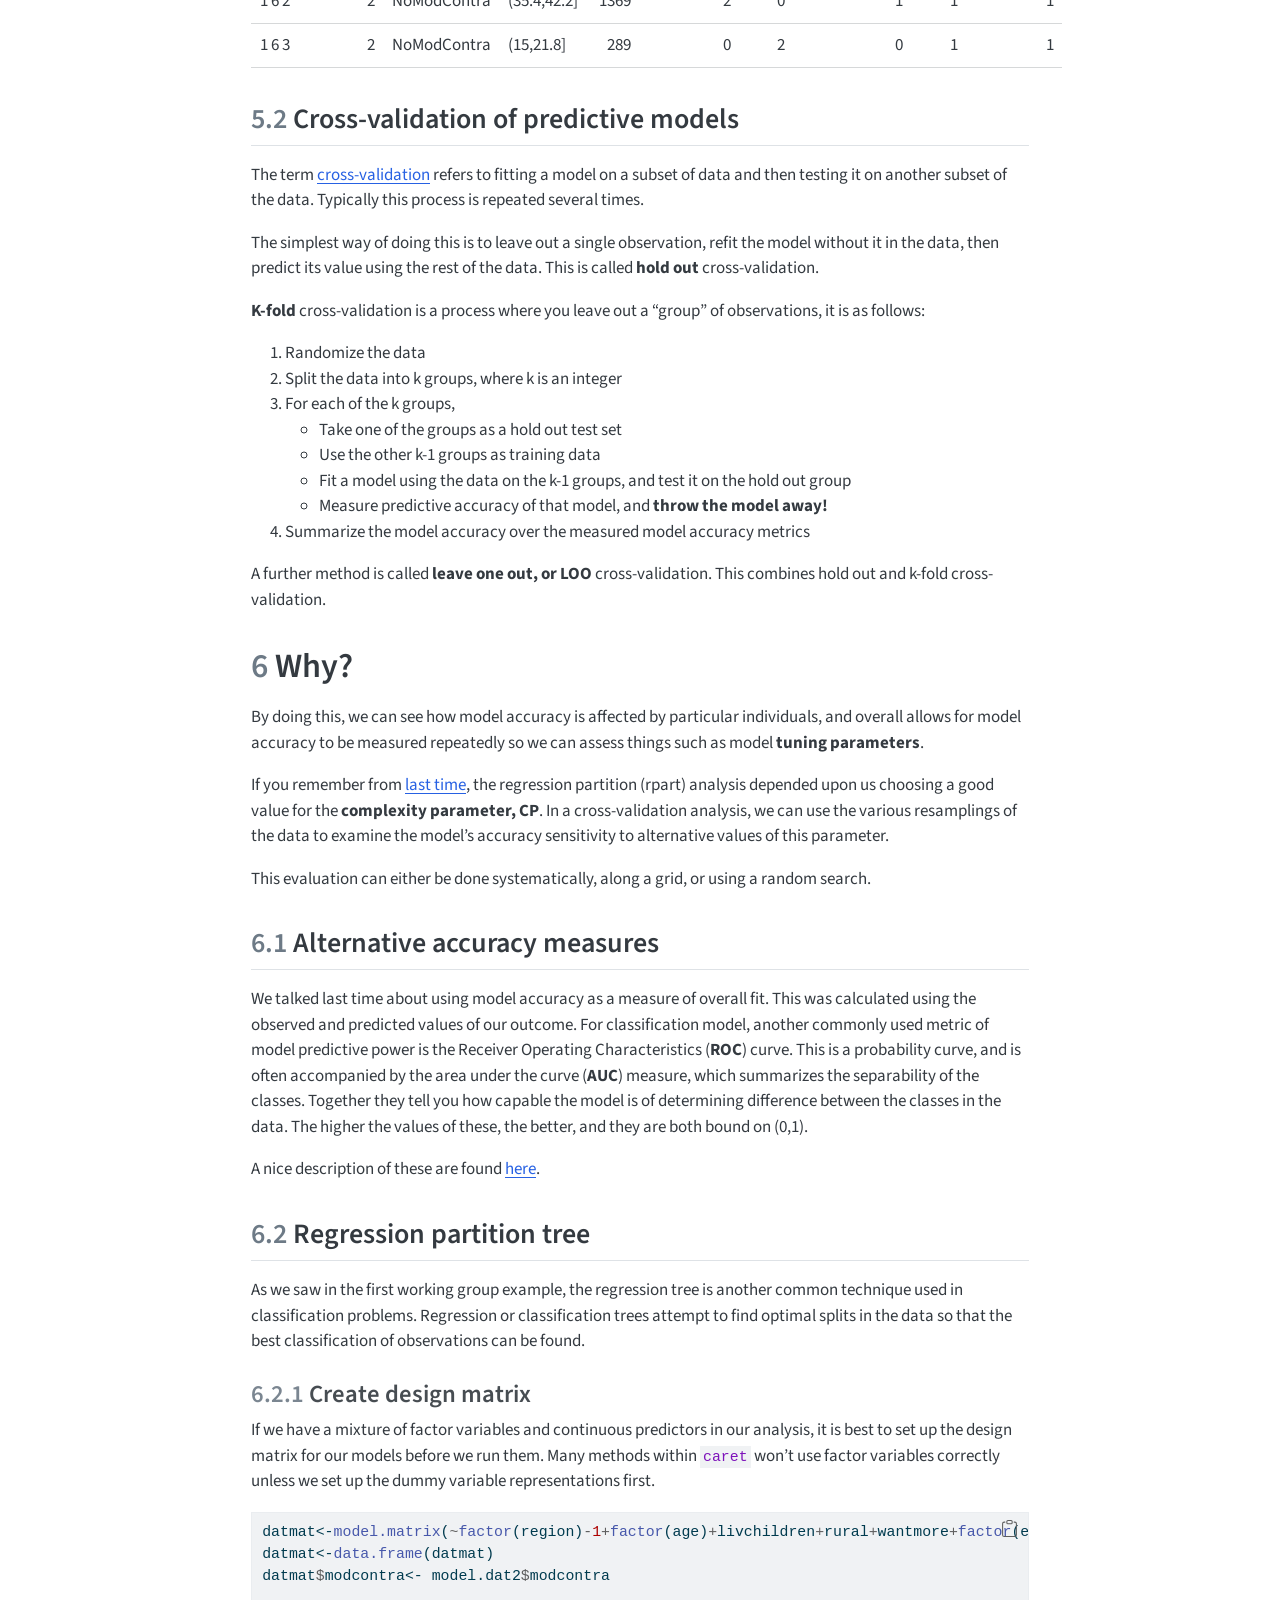
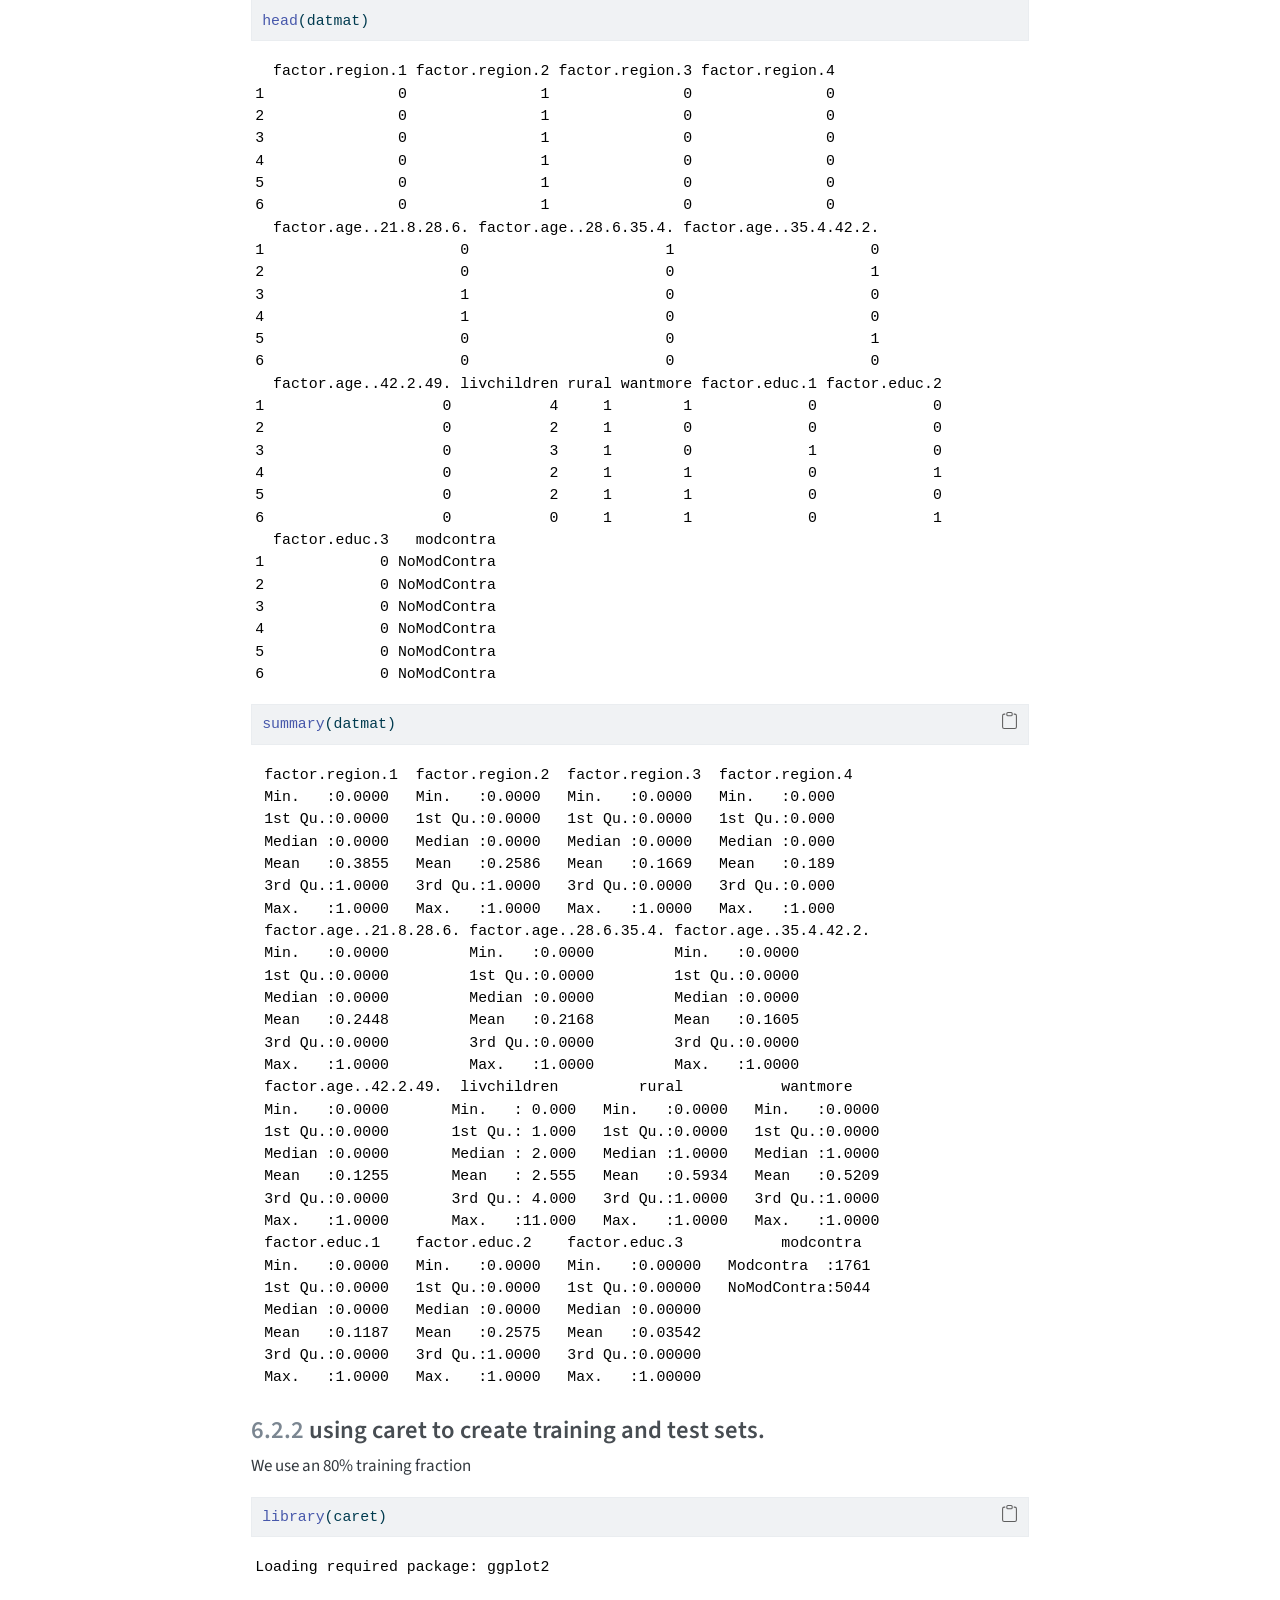
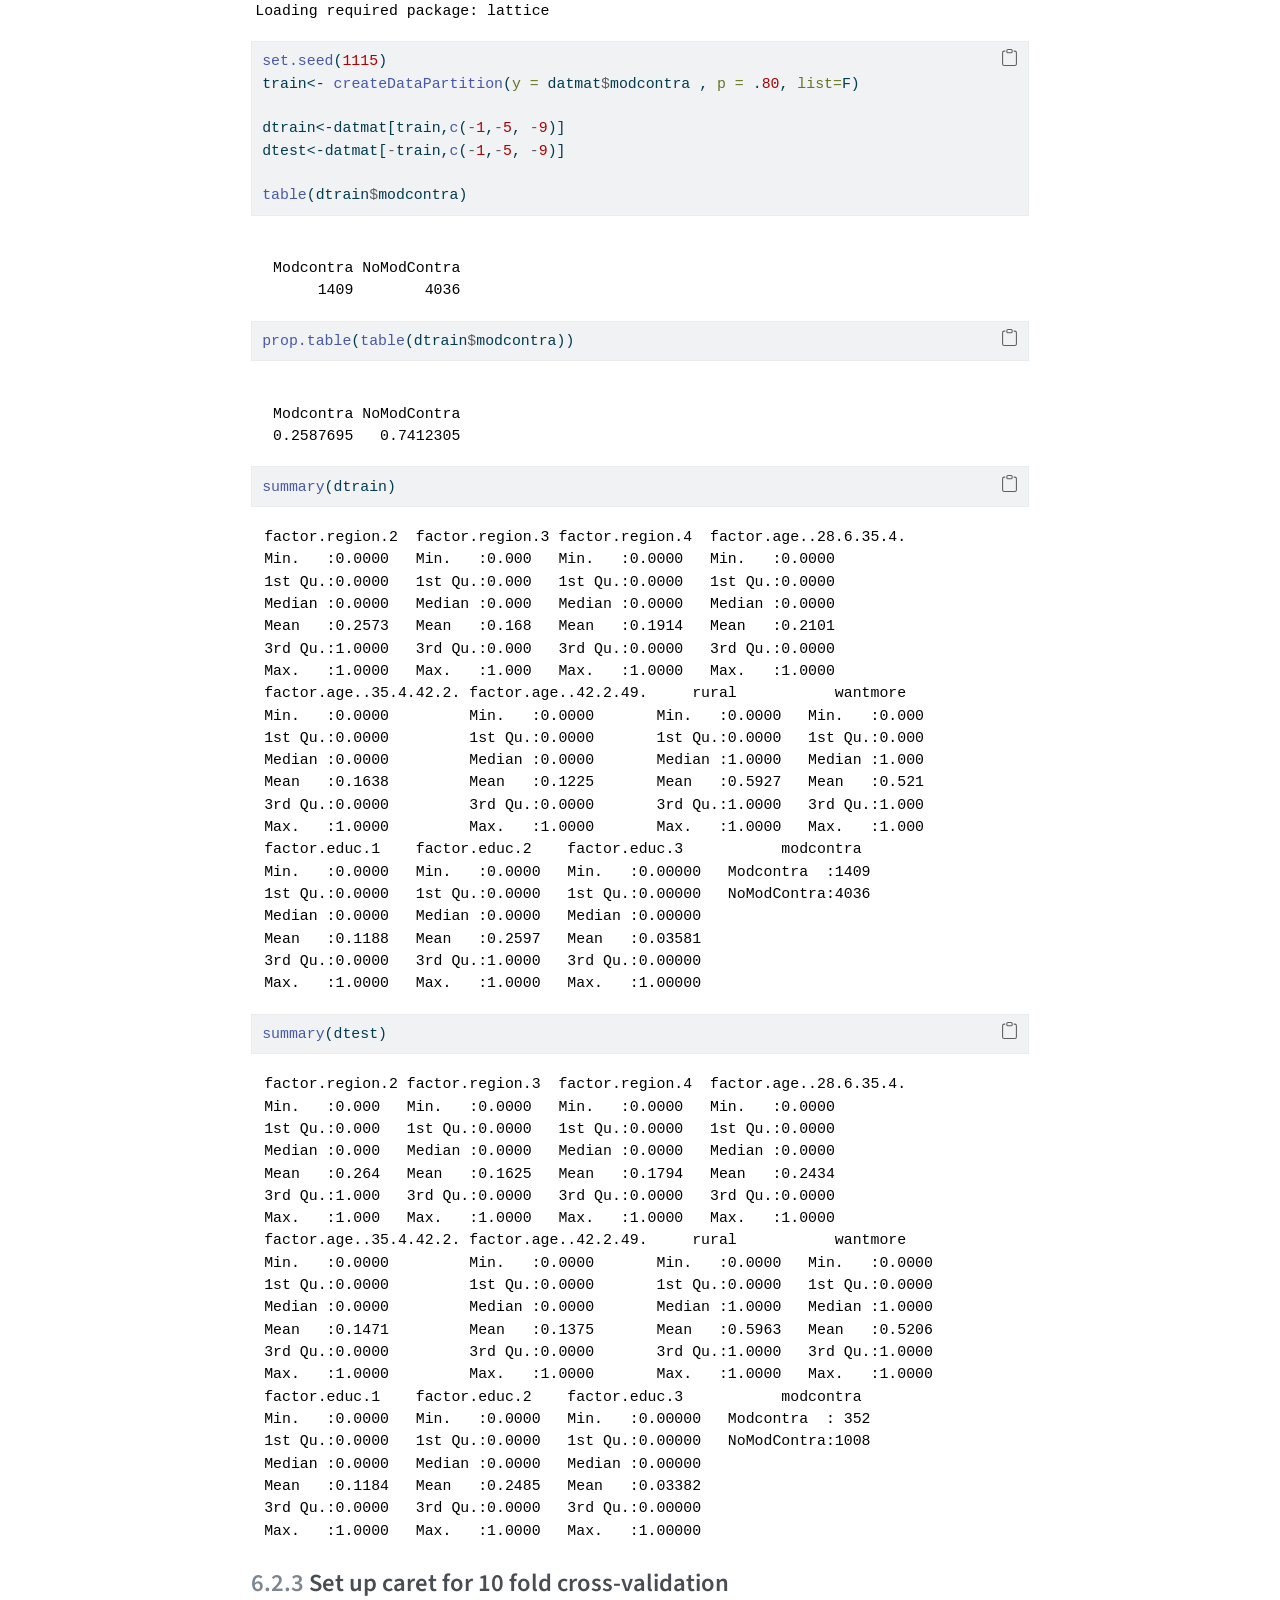
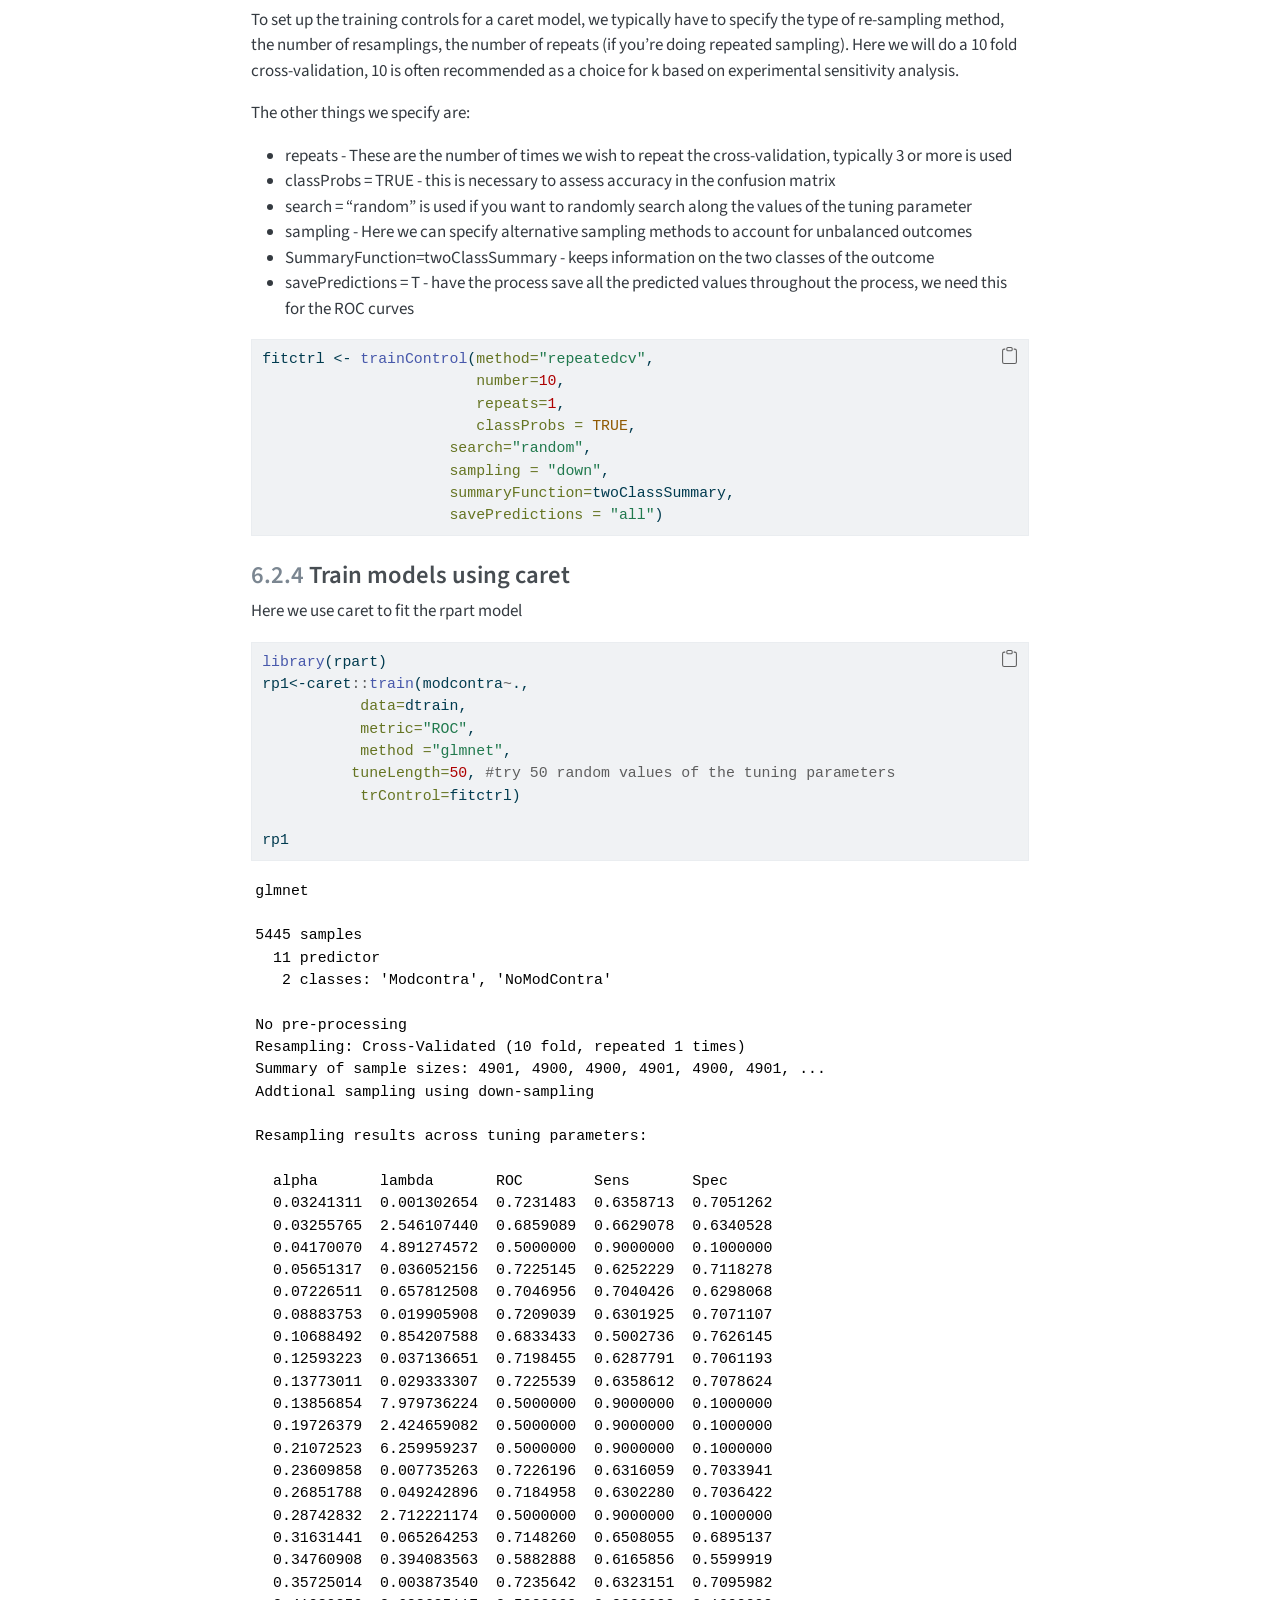
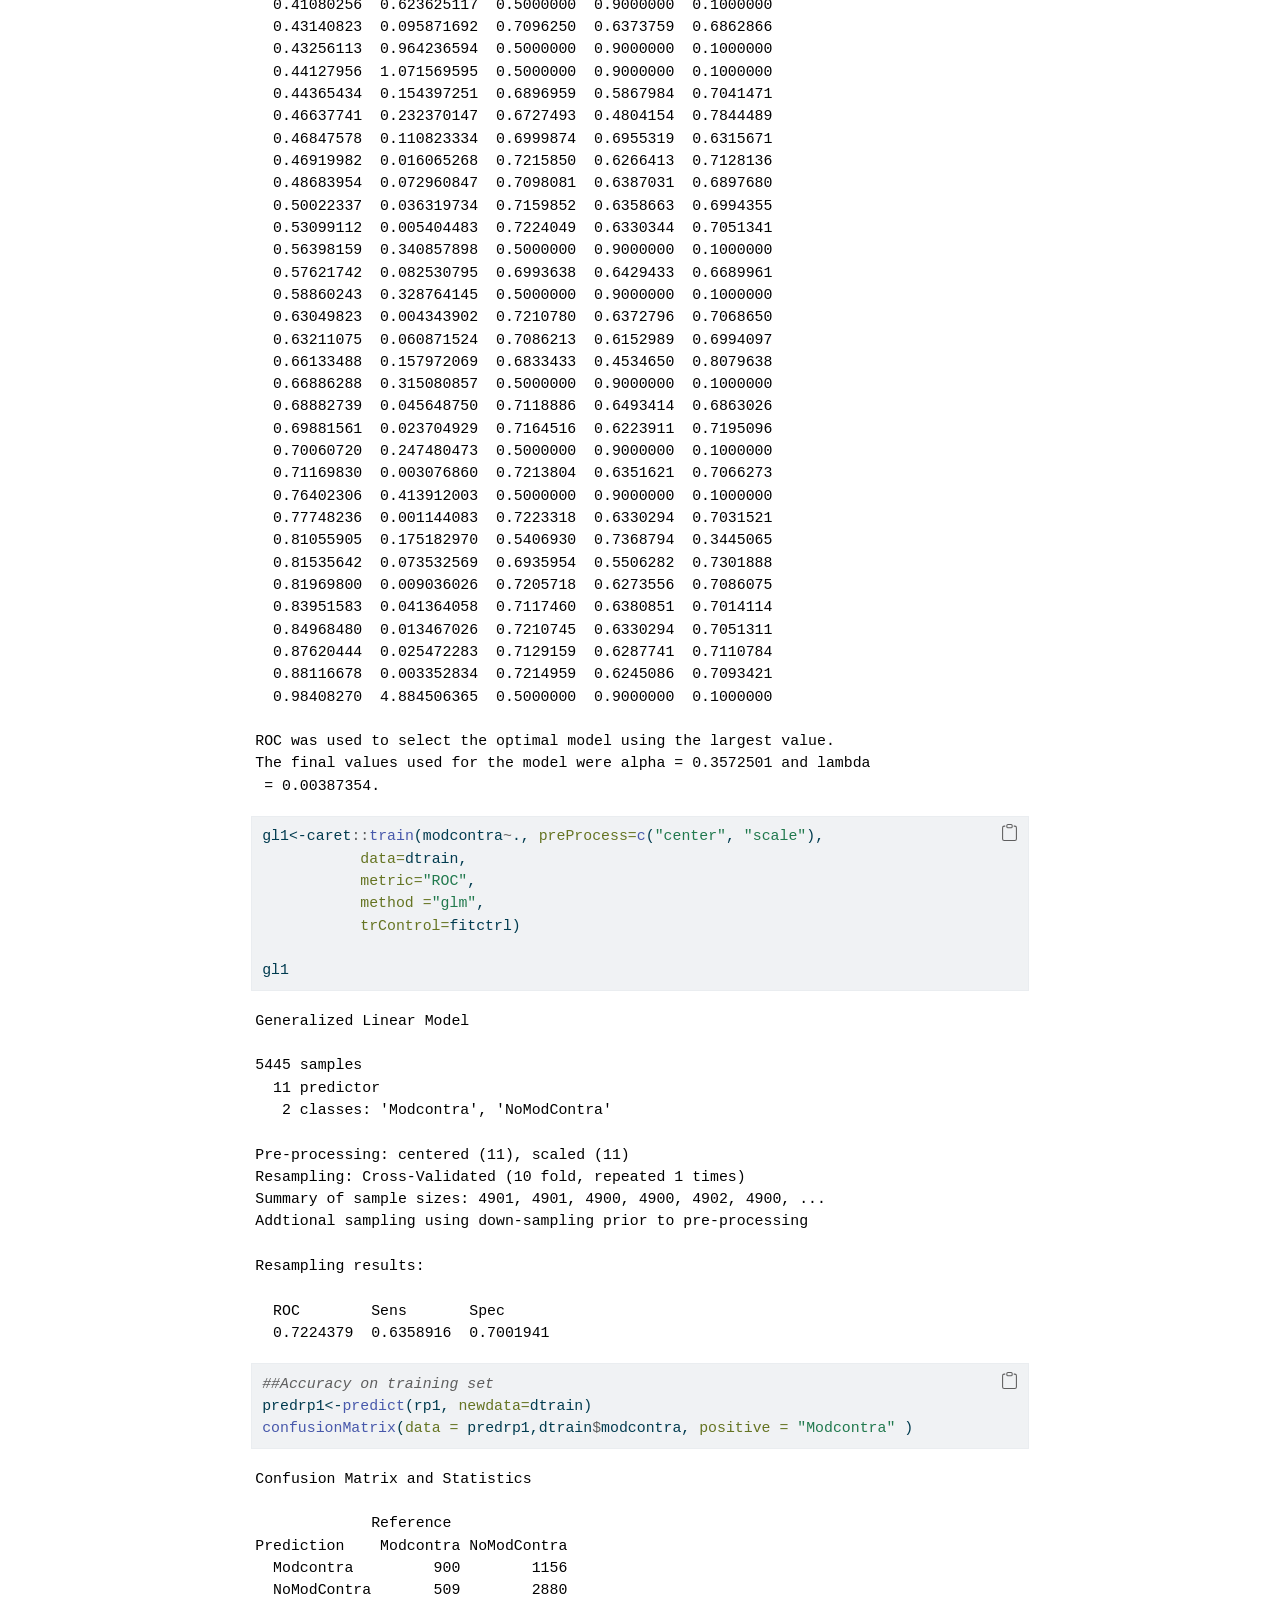
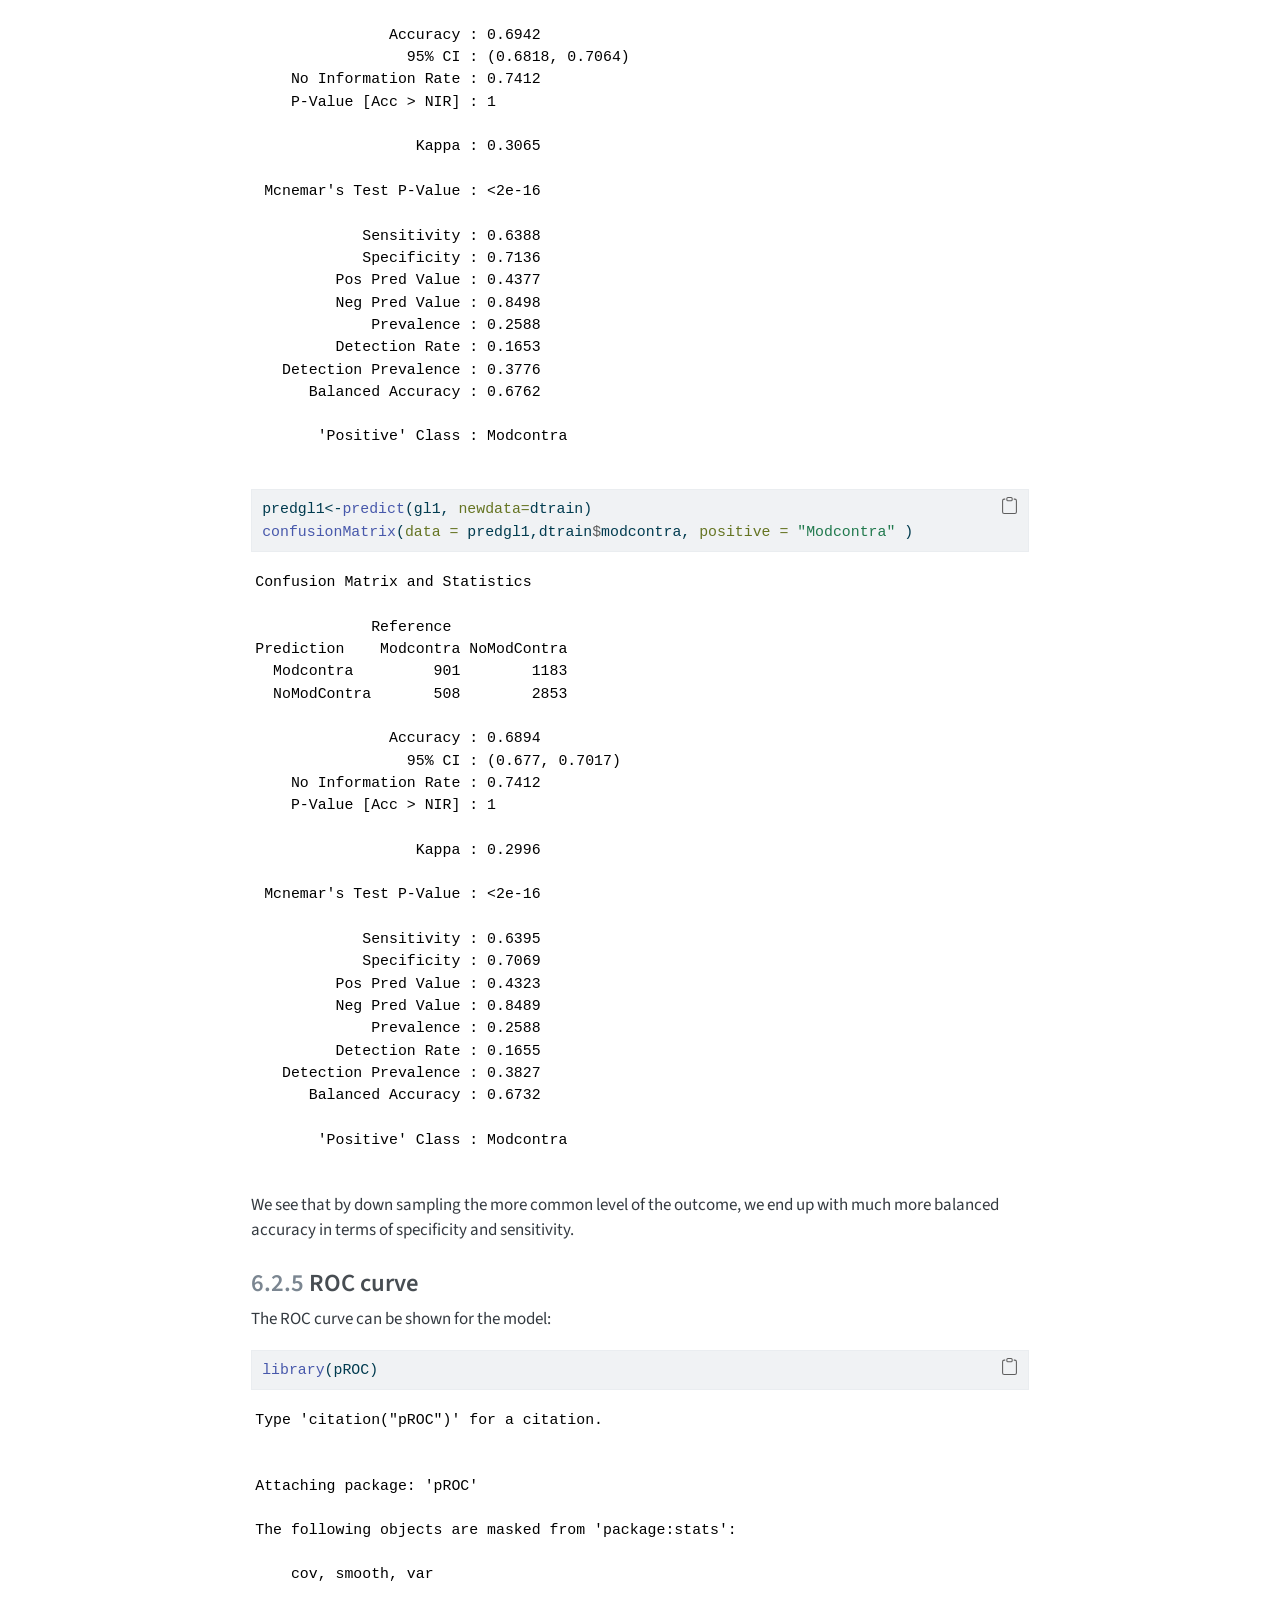
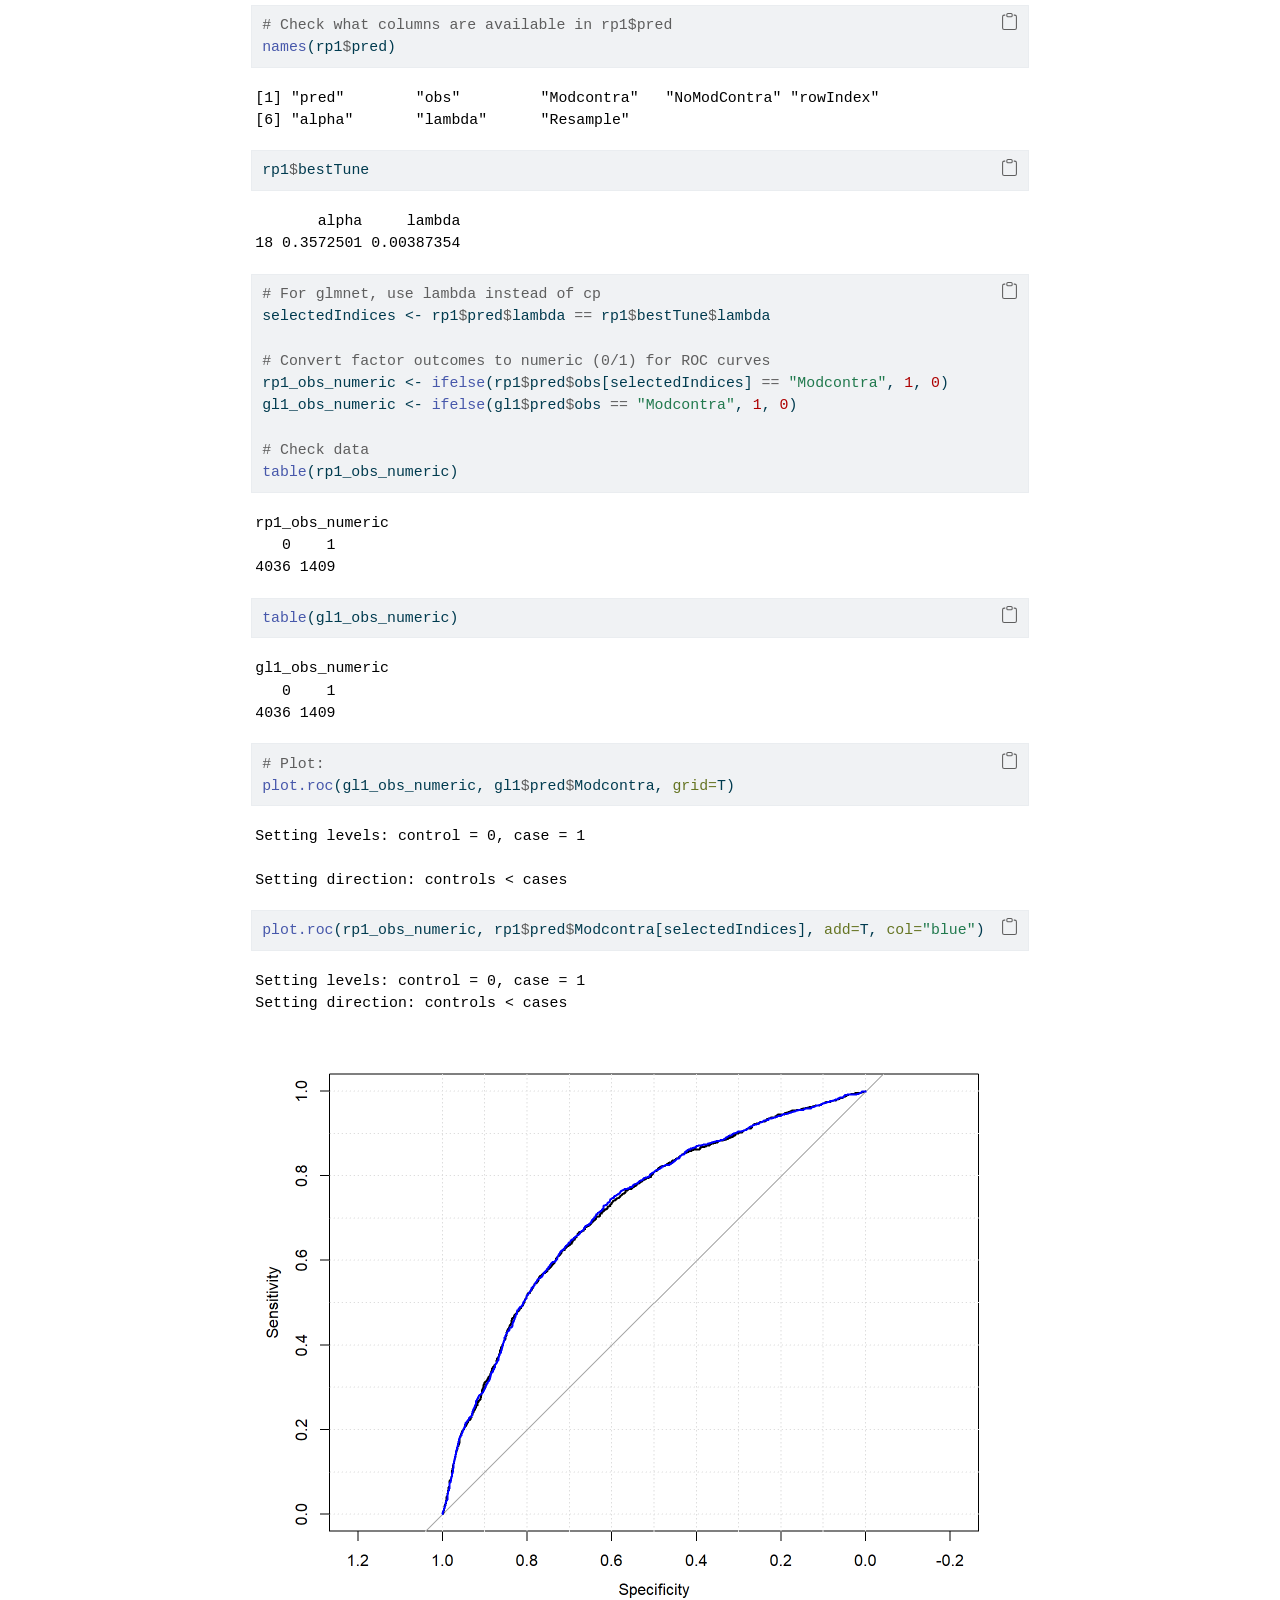
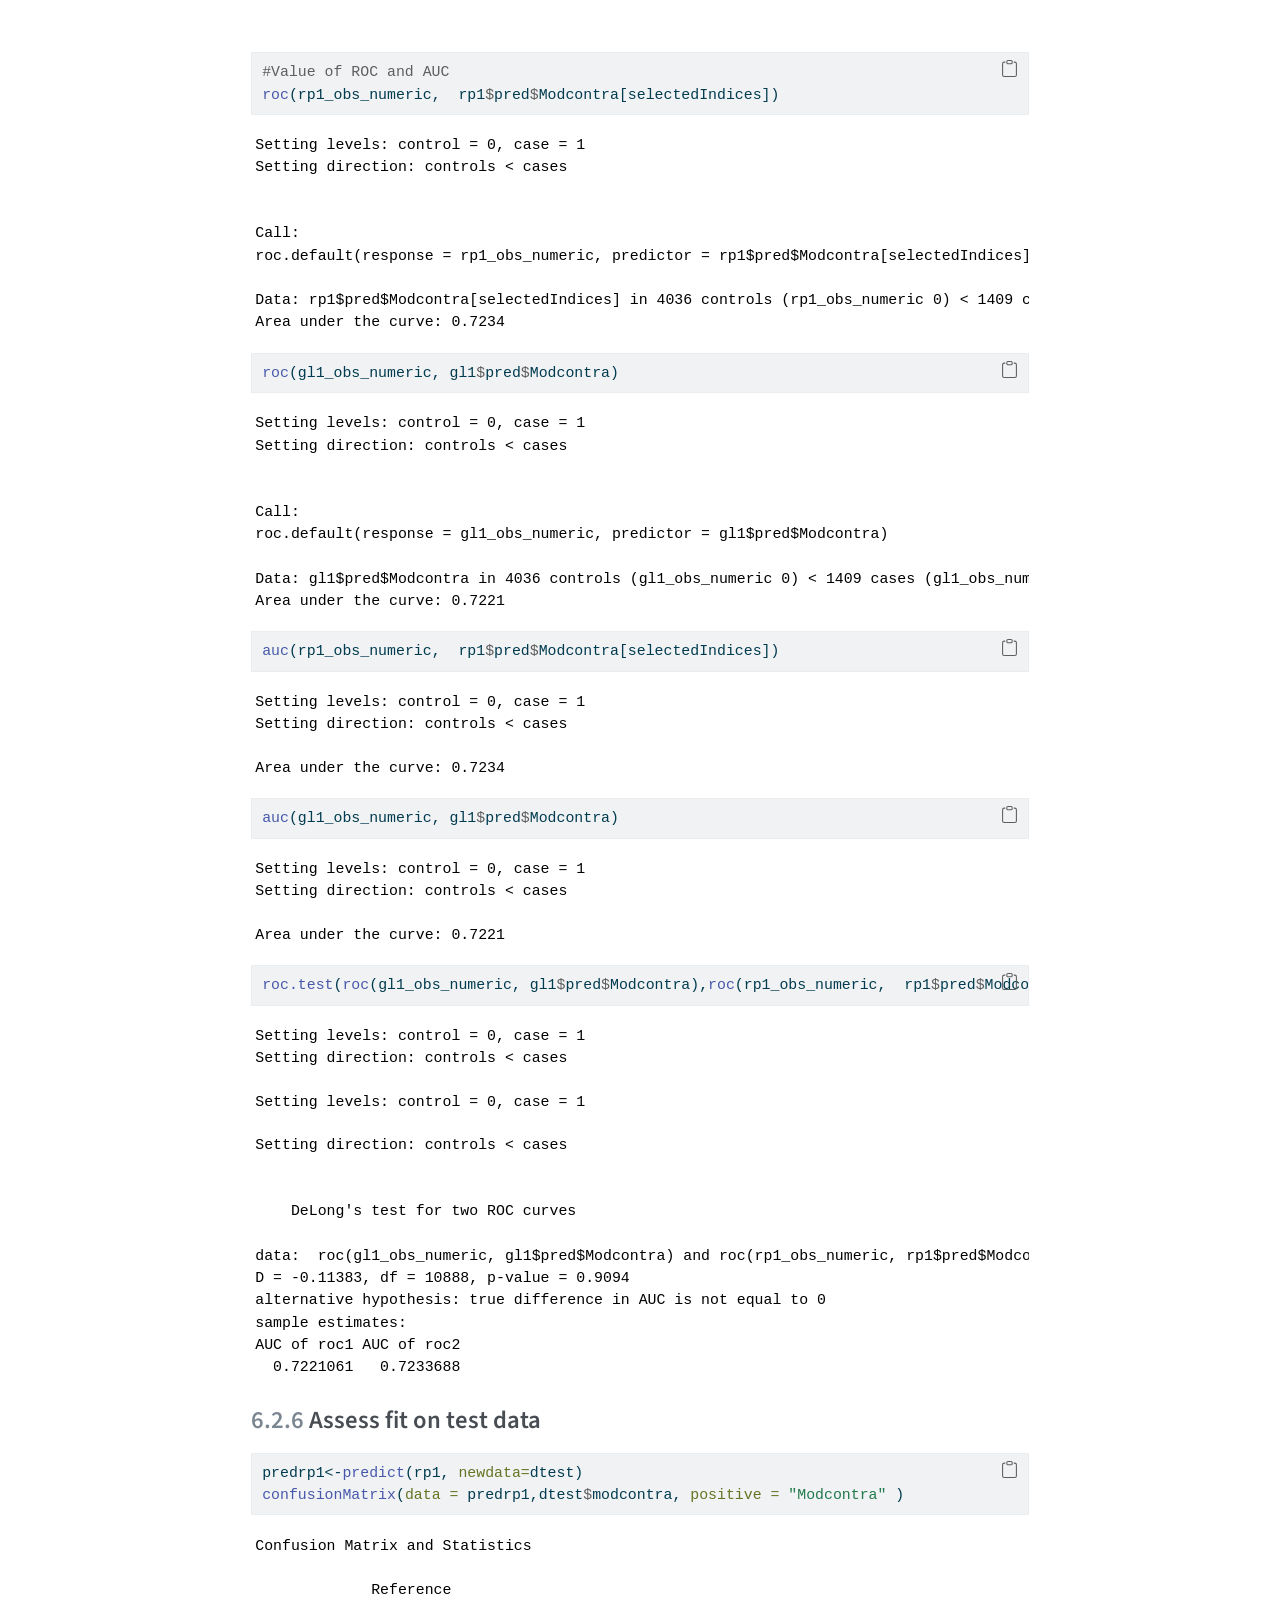
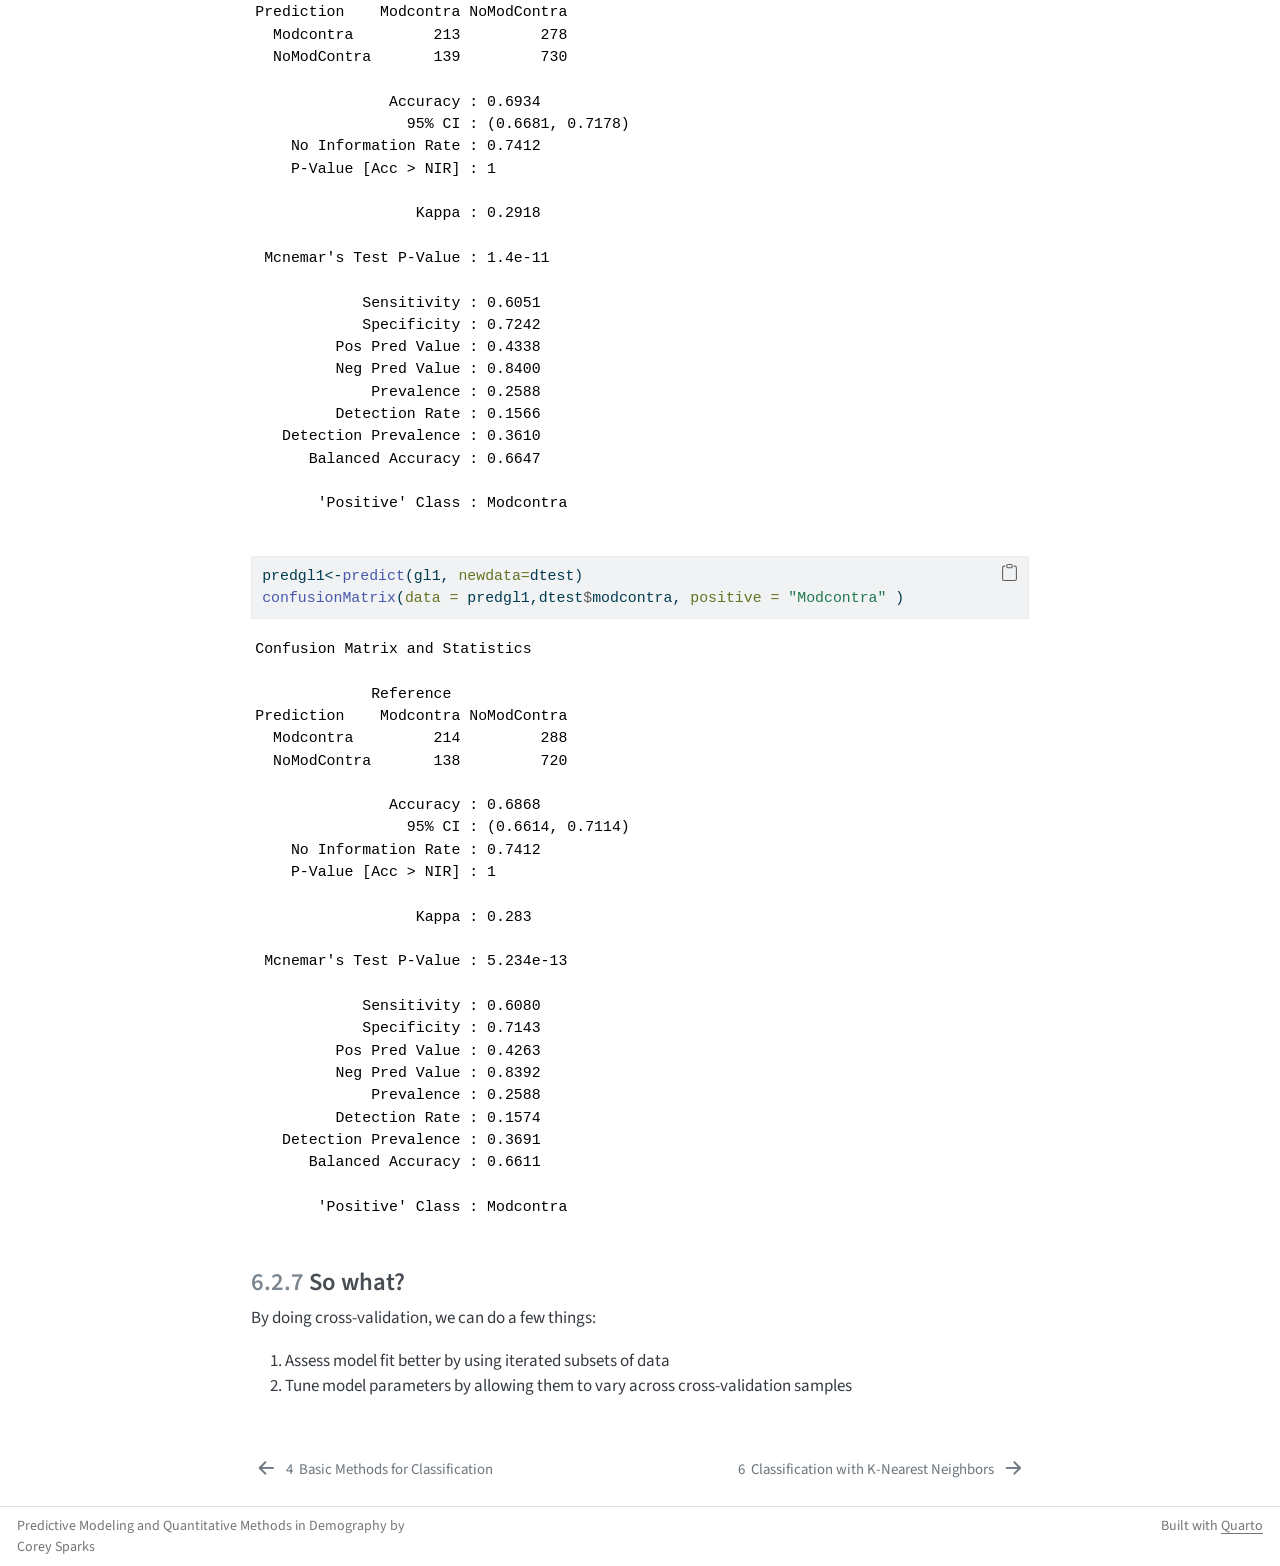
<file: classification-cv.html>
<!DOCTYPE html>
<html xmlns="http://www.w3.org/1999/xhtml" lang="en" xml:lang="en"><head>

<meta charset="utf-8">
<meta name="generator" content="quarto-1.9.36">

<meta name="viewport" content="width=device-width, initial-scale=1.0, user-scalable=yes">

<meta name="author" content="Corey Sparks, Ph.D.">
<meta name="dcterms.date" content="2019-11-19">

<title>5&nbsp; Classification and Cross-Validation – Predictive Modeling and Quantitative Methods in Demography</title>
<style>
/* Default styles provided by pandoc.
** See https://pandoc.org/MANUAL.html#variables-for-html for config info.
*/
code{white-space: pre-wrap;}
span.smallcaps{font-variant: small-caps;}
div.columns{display: flex; gap: min(4vw, 1.5em);}
div.column{flex: auto; overflow-x: auto;}
div.hanging-indent{margin-left: 1.5em; text-indent: -1.5em;}
ul.task-list{list-style: none;}
ul.task-list li input[type="checkbox"] {
  width: 0.8em;
  margin: 0 0.8em 0.2em -1em; /* quarto-specific, see https://github.com/quarto-dev/quarto-cli/issues/4556 */ 
  vertical-align: middle;
}
/* CSS for syntax highlighting */
html { -webkit-text-size-adjust: 100%; }
pre > code.sourceCode { white-space: pre; position: relative; }
pre > code.sourceCode > span { display: inline-block; line-height: 1.25; }
pre > code.sourceCode > span:empty { height: 1.2em; }
.sourceCode { overflow: visible; }
code.sourceCode > span { color: inherit; text-decoration: inherit; }
div.sourceCode { margin: 1em 0; }
pre.sourceCode { margin: 0; }
@media screen {
div.sourceCode { overflow: auto; }
}
@media print {
pre > code.sourceCode { white-space: pre-wrap; }
pre > code.sourceCode > span { text-indent: -5em; padding-left: 5em; }
}
pre.numberSource code
  { counter-reset: source-line 0; }
pre.numberSource code > span
  { position: relative; left: -4em; counter-increment: source-line; }
pre.numberSource code > span > a:first-child::before
  { content: counter(source-line);
    position: relative; left: -1em; text-align: right; vertical-align: baseline;
    border: none; display: inline-block;
    -webkit-touch-callout: none; -webkit-user-select: none;
    -khtml-user-select: none; -moz-user-select: none;
    -ms-user-select: none; user-select: none;
    padding: 0 4px; width: 4em;
  }
pre.numberSource { margin-left: 3em;  padding-left: 4px; }
div.sourceCode
  {   }
@media screen {
pre > code.sourceCode > span > a:first-child::before { text-decoration: underline; }
}
</style>


<script src="site_libs/quarto-nav/quarto-nav.js"></script>
<script src="site_libs/quarto-nav/headroom.min.js"></script>
<script src="site_libs/clipboard/clipboard.min.js"></script>
<script src="site_libs/quarto-search/autocomplete.umd.js"></script>
<script src="site_libs/quarto-search/fuse.min.js"></script>
<script src="site_libs/quarto-search/quarto-search.js"></script>
<meta name="quarto:offset" content="./">
<link href="./classification-knn.html" rel="next">
<link href="./basic-classification.html" rel="prev">
<script src="site_libs/quarto-html/quarto.js" type="module"></script>
<script src="site_libs/quarto-html/tabsets/tabsets.js" type="module"></script>
<script src="site_libs/quarto-html/popper.min.js"></script>
<script src="site_libs/quarto-html/tippy.umd.min.js"></script>
<script src="site_libs/quarto-html/anchor.min.js"></script>
<link href="site_libs/quarto-html/tippy.css" rel="stylesheet">
<link href="site_libs/quarto-html/quarto-syntax-highlighting-845c23b38eaddc0f92fda52bfe77a8c8.css" rel="stylesheet" id="quarto-text-highlighting-styles">
<script src="site_libs/bootstrap/bootstrap.min.js"></script>
<link href="site_libs/bootstrap/bootstrap-icons.css" rel="stylesheet">
<link href="site_libs/bootstrap/bootstrap-6f4dde0c9b9e53d219e3db410911c9dc.min.css" rel="stylesheet" append-hash="true" id="quarto-bootstrap" data-mode="light">
<script id="quarto-search-options" type="application/json">{
  "location": "sidebar",
  "copy-button": false,
  "collapse-after": 3,
  "panel-placement": "start",
  "type": "textbox",
  "limit": 50,
  "keyboard-shortcut": [
    "f",
    "/",
    "s"
  ],
  "show-item-context": false,
  "language": {
    "search-no-results-text": "No results",
    "search-matching-documents-text": "matching documents",
    "search-copy-link-title": "Copy link to search",
    "search-hide-matches-text": "Hide additional matches",
    "search-more-match-text": "more match in this document",
    "search-more-matches-text": "more matches in this document",
    "search-clear-button-title": "Clear",
    "search-text-placeholder": "",
    "search-detached-cancel-button-title": "Cancel",
    "search-submit-button-title": "Submit",
    "search-label": "Search"
  }
}</script>


</head>

<body class="nav-sidebar docked quarto-light">

<div id="quarto-search-results"></div>
  <header id="quarto-header" class="headroom fixed-top">
  <nav class="quarto-secondary-nav">
    <div class="container-fluid d-flex">
      <button type="button" class="quarto-btn-toggle btn" data-bs-toggle="collapse" role="button" data-bs-target=".quarto-sidebar-collapse-item" aria-controls="quarto-sidebar" aria-expanded="false" aria-label="Toggle sidebar navigation" onclick="if (window.quartoToggleHeadroom) { window.quartoToggleHeadroom(); }">
        <i class="bi bi-layout-text-sidebar-reverse"></i>
      </button>
        <nav class="quarto-page-breadcrumbs" aria-label="breadcrumb"><ol class="breadcrumb"><li class="breadcrumb-item"><a href="./basic-classification.html">Classification Methods</a></li><li class="breadcrumb-item"><a href="./classification-cv.html"><span class="chapter-number">5</span>&nbsp; <span class="chapter-title">Classification and Cross-Validation</span></a></li></ol></nav>
        <a class="flex-grow-1" role="navigation" data-bs-toggle="collapse" data-bs-target=".quarto-sidebar-collapse-item" aria-controls="quarto-sidebar" aria-expanded="false" aria-label="Toggle sidebar navigation" onclick="if (window.quartoToggleHeadroom) { window.quartoToggleHeadroom(); }">      
        </a>
      <button type="button" class="btn quarto-search-button" aria-label="Search" onclick="window.quartoOpenSearch();">
        <i class="bi bi-search"></i>
      </button>
    </div>
  </nav>
</header>
<!-- content -->
<div id="quarto-content" class="quarto-container page-columns page-rows-contents page-layout-article">
<!-- sidebar -->
  <nav id="quarto-sidebar" class="sidebar collapse collapse-horizontal quarto-sidebar-collapse-item sidebar-navigation docked overflow-auto">
    <div class="pt-lg-2 mt-2 text-left sidebar-header">
    <div class="sidebar-title mb-0 py-0">
      <a href="./">Predictive Modeling and Quantitative Methods in Demography</a> 
        <div class="sidebar-tools-main">
    <a href="https://github.com/coreysparks/predictive_modeling" title="Source Code" class="quarto-navigation-tool px-1" aria-label="Source Code"><i class="bi bi-github"></i></a>
</div>
    </div>
      </div>
        <div class="mt-2 flex-shrink-0 align-items-center">
        <div class="sidebar-search">
        <div id="quarto-search" class="" title="Search"></div>
        </div>
        </div>
    <div class="sidebar-menu-container"> 
    <ul class="list-unstyled mt-1">
        <li class="sidebar-item">
  <div class="sidebar-item-container"> 
  <a href="./index.html" class="sidebar-item-text sidebar-link">
 <span class="menu-text"><span class="chapter-number">1</span>&nbsp; <span class="chapter-title">Welcome</span></span></a>
  </div>
</li>
        <li class="sidebar-item sidebar-item-section">
      <div class="sidebar-item-container"> 
            <a class="sidebar-item-text sidebar-link text-start" data-bs-toggle="collapse" data-bs-target="#quarto-sidebar-section-1" role="navigation" aria-expanded="true">
 <span class="menu-text">Foundations of Predictive Modeling</span></a>
          <a class="sidebar-item-toggle text-start" data-bs-toggle="collapse" data-bs-target="#quarto-sidebar-section-1" role="navigation" aria-expanded="true" aria-label="Toggle section">
            <i class="bi bi-chevron-right ms-2"></i>
          </a> 
      </div>
      <ul id="quarto-sidebar-section-1" class="collapse list-unstyled sidebar-section depth1 show">  
          <li class="sidebar-item">
  <div class="sidebar-item-container"> 
  <a href="./what-is-predictive-modeling.html" class="sidebar-item-text sidebar-link">
 <span class="menu-text"><span class="chapter-number">2</span>&nbsp; <span class="chapter-title">What is Predictive Modeling?</span></span></a>
  </div>
</li>
          <li class="sidebar-item">
  <div class="sidebar-item-container"> 
  <a href="./lasso.html" class="sidebar-item-text sidebar-link">
 <span class="menu-text"><span class="chapter-number">3</span>&nbsp; <span class="chapter-title">Demography Informal Methods Seminar - Lasso and Regularized Regression</span></span></a>
  </div>
</li>
      </ul>
  </li>
        <li class="sidebar-item sidebar-item-section">
      <div class="sidebar-item-container"> 
            <a class="sidebar-item-text sidebar-link text-start" data-bs-toggle="collapse" data-bs-target="#quarto-sidebar-section-2" role="navigation" aria-expanded="true">
 <span class="menu-text">Classification Methods</span></a>
          <a class="sidebar-item-toggle text-start" data-bs-toggle="collapse" data-bs-target="#quarto-sidebar-section-2" role="navigation" aria-expanded="true" aria-label="Toggle section">
            <i class="bi bi-chevron-right ms-2"></i>
          </a> 
      </div>
      <ul id="quarto-sidebar-section-2" class="collapse list-unstyled sidebar-section depth1 show">  
          <li class="sidebar-item">
  <div class="sidebar-item-container"> 
  <a href="./basic-classification.html" class="sidebar-item-text sidebar-link">
 <span class="menu-text"><span class="chapter-number">4</span>&nbsp; <span class="chapter-title">Basic Methods for Classification</span></span></a>
  </div>
</li>
          <li class="sidebar-item">
  <div class="sidebar-item-container"> 
  <a href="./classification-cv.html" class="sidebar-item-text sidebar-link active">
 <span class="menu-text"><span class="chapter-number">5</span>&nbsp; <span class="chapter-title">Classification and Cross-Validation</span></span></a>
  </div>
</li>
          <li class="sidebar-item">
  <div class="sidebar-item-container"> 
  <a href="./classification-knn.html" class="sidebar-item-text sidebar-link">
 <span class="menu-text"><span class="chapter-number">6</span>&nbsp; <span class="chapter-title">Classification with K-Nearest Neighbors</span></span></a>
  </div>
</li>
      </ul>
  </li>
        <li class="sidebar-item sidebar-item-section">
      <div class="sidebar-item-container"> 
            <a class="sidebar-item-text sidebar-link text-start" data-bs-toggle="collapse" data-bs-target="#quarto-sidebar-section-3" role="navigation" aria-expanded="true">
 <span class="menu-text">Unsupervised Learning</span></a>
          <a class="sidebar-item-toggle text-start" data-bs-toggle="collapse" data-bs-target="#quarto-sidebar-section-3" role="navigation" aria-expanded="true" aria-label="Toggle section">
            <i class="bi bi-chevron-right ms-2"></i>
          </a> 
      </div>
      <ul id="quarto-sidebar-section-3" class="collapse list-unstyled sidebar-section depth1 show">  
          <li class="sidebar-item">
  <div class="sidebar-item-container"> 
  <a href="./clustering.html" class="sidebar-item-text sidebar-link">
 <span class="menu-text"><span class="chapter-number">7</span>&nbsp; <span class="chapter-title">Predictive Modeling - Cluster analysis</span></span></a>
  </div>
</li>
      </ul>
  </li>
        <li class="sidebar-item sidebar-item-section">
      <div class="sidebar-item-container"> 
            <a class="sidebar-item-text sidebar-link text-start" data-bs-toggle="collapse" data-bs-target="#quarto-sidebar-section-4" role="navigation" aria-expanded="true">
 <span class="menu-text">Tree-Based and Ensemble Methods</span></a>
          <a class="sidebar-item-toggle text-start" data-bs-toggle="collapse" data-bs-target="#quarto-sidebar-section-4" role="navigation" aria-expanded="true" aria-label="Toggle section">
            <i class="bi bi-chevron-right ms-2"></i>
          </a> 
      </div>
      <ul id="quarto-sidebar-section-4" class="collapse list-unstyled sidebar-section depth1 show">  
          <li class="sidebar-item">
  <div class="sidebar-item-container"> 
  <a href="./random-forests.html" class="sidebar-item-text sidebar-link">
 <span class="menu-text"><span class="chapter-number">8</span>&nbsp; <span class="chapter-title">Demography Informal Methods Seminar - Classification and Regression Trees</span></span></a>
  </div>
</li>
      </ul>
  </li>
        <li class="sidebar-item sidebar-item-section">
      <div class="sidebar-item-container"> 
            <a class="sidebar-item-text sidebar-link text-start" data-bs-toggle="collapse" data-bs-target="#quarto-sidebar-section-5" role="navigation" aria-expanded="true">
 <span class="menu-text">Time Series and Demographic Methods</span></a>
          <a class="sidebar-item-toggle text-start" data-bs-toggle="collapse" data-bs-target="#quarto-sidebar-section-5" role="navigation" aria-expanded="true" aria-label="Toggle section">
            <i class="bi bi-chevron-right ms-2"></i>
          </a> 
      </div>
      <ul id="quarto-sidebar-section-5" class="collapse list-unstyled sidebar-section depth1 show">  
          <li class="sidebar-item">
  <div class="sidebar-item-container"> 
  <a href="./time-series.html" class="sidebar-item-text sidebar-link">
 <span class="menu-text"><span class="chapter-number">9</span>&nbsp; <span class="chapter-title">Demography Informal Methods Seminar - Introduction to Time Series Analysis</span></span></a>
  </div>
</li>
      </ul>
  </li>
    </ul>
    </div>
</nav>
<div id="quarto-sidebar-glass" class="quarto-sidebar-collapse-item" data-bs-toggle="collapse" data-bs-target=".quarto-sidebar-collapse-item"></div>
<!-- margin-sidebar -->
    <div id="quarto-margin-sidebar" class="sidebar margin-sidebar">
        <nav id="TOC" role="doc-toc" class="toc-active">
    <h2 id="toc-title">Table of contents</h2>
   
  <ul>
  <li><a href="#classification-models" id="toc-classification-models" class="nav-link active" data-scroll-target="#classification-models"><span class="header-section-number">5.1</span> Classification models</a></li>
  <li><a href="#cross-validation-of-predictive-models" id="toc-cross-validation-of-predictive-models" class="nav-link" data-scroll-target="#cross-validation-of-predictive-models"><span class="header-section-number">5.2</span> Cross-validation of predictive models</a></li>
  <li><a href="#why" id="toc-why" class="nav-link" data-scroll-target="#why"><span class="header-section-number">6</span> Why?</a>
  <ul class="collapse">
  <li><a href="#alternative-accuracy-measures" id="toc-alternative-accuracy-measures" class="nav-link" data-scroll-target="#alternative-accuracy-measures"><span class="header-section-number">6.1</span> Alternative accuracy measures</a></li>
  <li><a href="#regression-partition-tree" id="toc-regression-partition-tree" class="nav-link" data-scroll-target="#regression-partition-tree"><span class="header-section-number">6.2</span> Regression partition tree</a>
  <ul class="collapse">
  <li><a href="#create-design-matrix" id="toc-create-design-matrix" class="nav-link" data-scroll-target="#create-design-matrix"><span class="header-section-number">6.2.1</span> Create design matrix</a></li>
  <li><a href="#using-caret-to-create-training-and-test-sets." id="toc-using-caret-to-create-training-and-test-sets." class="nav-link" data-scroll-target="#using-caret-to-create-training-and-test-sets."><span class="header-section-number">6.2.2</span> using caret to create training and test sets.</a></li>
  <li><a href="#set-up-caret-for-10-fold-cross-validation" id="toc-set-up-caret-for-10-fold-cross-validation" class="nav-link" data-scroll-target="#set-up-caret-for-10-fold-cross-validation"><span class="header-section-number">6.2.3</span> Set up caret for 10 fold cross-validation</a></li>
  <li><a href="#train-models-using-caret" id="toc-train-models-using-caret" class="nav-link" data-scroll-target="#train-models-using-caret"><span class="header-section-number">6.2.4</span> Train models using caret</a></li>
  <li><a href="#roc-curve" id="toc-roc-curve" class="nav-link" data-scroll-target="#roc-curve"><span class="header-section-number">6.2.5</span> ROC curve</a></li>
  <li><a href="#assess-fit-on-test-data" id="toc-assess-fit-on-test-data" class="nav-link" data-scroll-target="#assess-fit-on-test-data"><span class="header-section-number">6.2.6</span> Assess fit on test data</a></li>
  <li><a href="#so-what" id="toc-so-what" class="nav-link" data-scroll-target="#so-what"><span class="header-section-number">6.2.7</span> So what?</a></li>
  </ul></li>
  </ul></li>
  </ul>
<div class="toc-actions"><ul><li><a href="https://github.com/coreysparks/predictive_modeling/edit/main/classification-cv.qmd" class="toc-action"><i class="bi bi-github"></i>Edit this page</a></li><li><a href="https://github.com/coreysparks/predictive_modeling/issues/new" class="toc-action"><i class="bi empty"></i>Report an issue</a></li></ul></div></nav>
    </div>
<!-- main -->
<main class="content" id="quarto-document-content">

<header id="title-block-header" class="quarto-title-block default"><nav class="quarto-page-breadcrumbs quarto-title-breadcrumbs d-none d-lg-block" aria-label="breadcrumb"><ol class="breadcrumb"><li class="breadcrumb-item"><a href="./basic-classification.html">Classification Methods</a></li><li class="breadcrumb-item"><a href="./classification-cv.html"><span class="chapter-number">5</span>&nbsp; <span class="chapter-title">Classification and Cross-Validation</span></a></li></ol></nav>
<div class="quarto-title">
<div class="quarto-title-block"><div><h1 class="title"><span class="chapter-number">5</span>&nbsp; <span class="chapter-title">Classification and Cross-Validation</span></h1><button type="button" class="btn code-tools-button" id="quarto-code-tools-source"><i class="bi"></i> Code</button></div></div>
</div>



<div class="quarto-title-meta">

    <div>
    <div class="quarto-title-meta-heading">Author</div>
    <div class="quarto-title-meta-contents">
             <p>Corey Sparks, Ph.D. </p>
          </div>
  </div>
    
    <div>
    <div class="quarto-title-meta-heading">Published</div>
    <div class="quarto-title-meta-contents">
      <p class="date">November 19, 2019</p>
    </div>
  </div>
  
    
  </div>
  


</header>


<section id="classification-models" class="level2" data-number="5.1">
<h2 data-number="5.1" class="anchored" data-anchor-id="classification-models"><span class="header-section-number">5.1</span> Classification models</h2>
<p>I would suggest you read section 5.1 of <a href="https://www.statlearning.com/">Introduction to Statistical Learning</a> to get a full treatment of this topic.</p>
<p>In classification methods, we are typically interested in using some observed characteristics of a case to predict a binary categorical outcome. This can be extended to a multi-category outcome, but the largest number of applications involve a 1/0 outcome.</p>
<p>In these examples, we will use the Demographic and Health Survey <a href="https://dhsprogram.com/data/Model-Datasets.cfm">Model Data</a>. These are based on the DHS survey, but are publicly available and are used to practice using the DHS data sets, but don’t represent a real country.</p>
<p>In this example, we will use the outcome of contraceptive choice (modern vs other/none) as our outcome.</p>
<div class="cell">
<div class="code-copy-outer-scaffold"><div class="sourceCode cell-code" id="cb1"><pre class="sourceCode r code-with-copy"><code class="sourceCode r"><span id="cb1-1"><a href="#cb1-1" aria-hidden="true" tabindex="-1"></a><span class="fu">library</span>(haven)</span>
<span id="cb1-2"><a href="#cb1-2" aria-hidden="true" tabindex="-1"></a>dat<span class="ot">&lt;-</span><span class="fu">url</span>(<span class="st">"https://github.com/coreysparks/data/blob/master/ZZIR62FL.DTA?raw=true"</span>)</span>
<span id="cb1-3"><a href="#cb1-3" aria-hidden="true" tabindex="-1"></a>model.dat<span class="ot">&lt;-</span><span class="fu">read_dta</span>(dat)</span></code></pre></div><button title="Copy to Clipboard" class="code-copy-button"><i class="bi"></i></button></div>
</div>
<p>Here we recode some of our variables and limit our data to those women who are not currently pregnant and who are sexually active.</p>
<div class="cell">
<div class="code-copy-outer-scaffold"><div class="sourceCode cell-code" id="cb2"><pre class="sourceCode r code-with-copy"><code class="sourceCode r"><span id="cb2-1"><a href="#cb2-1" aria-hidden="true" tabindex="-1"></a><span class="fu">library</span>(dplyr)</span></code></pre></div><button title="Copy to Clipboard" class="code-copy-button"><i class="bi"></i></button></div>
<div class="cell-output cell-output-stderr">
<pre><code>
Attaching package: 'dplyr'</code></pre>
</div>
<div class="cell-output cell-output-stderr">
<pre><code>The following objects are masked from 'package:stats':

    filter, lag</code></pre>
</div>
<div class="cell-output cell-output-stderr">
<pre><code>The following objects are masked from 'package:base':

    intersect, setdiff, setequal, union</code></pre>
</div>
<div class="code-copy-outer-scaffold"><div class="sourceCode cell-code" id="cb6"><pre class="sourceCode r code-with-copy"><code class="sourceCode r"><span id="cb6-1"><a href="#cb6-1" aria-hidden="true" tabindex="-1"></a>model.dat2<span class="ot">&lt;-</span>model.dat<span class="sc">%&gt;%</span></span>
<span id="cb6-2"><a href="#cb6-2" aria-hidden="true" tabindex="-1"></a>  <span class="fu">mutate</span>(<span class="at">region =</span> v024,</span>
<span id="cb6-3"><a href="#cb6-3" aria-hidden="true" tabindex="-1"></a>         <span class="at">modcontra=</span> <span class="fu">as.factor</span>(<span class="fu">ifelse</span>(v364 <span class="sc">==</span><span class="dv">1</span>,<span class="st">"Modcontra"</span>, <span class="st">"NoModContra"</span>)),</span>
<span id="cb6-4"><a href="#cb6-4" aria-hidden="true" tabindex="-1"></a>         <span class="at">age =</span> <span class="fu">cut</span>(v012, <span class="at">breaks =</span> <span class="dv">5</span>),</span>
<span id="cb6-5"><a href="#cb6-5" aria-hidden="true" tabindex="-1"></a>         <span class="at">livchildren=</span>v218,</span>
<span id="cb6-6"><a href="#cb6-6" aria-hidden="true" tabindex="-1"></a>         <span class="at">educ =</span> v106,</span>
<span id="cb6-7"><a href="#cb6-7" aria-hidden="true" tabindex="-1"></a>         <span class="at">currpreg=</span>v213,</span>
<span id="cb6-8"><a href="#cb6-8" aria-hidden="true" tabindex="-1"></a>         <span class="at">knowmodern=</span><span class="fu">ifelse</span>(v301<span class="sc">==</span><span class="dv">3</span>, <span class="dv">1</span>, <span class="dv">0</span>),</span>
<span id="cb6-9"><a href="#cb6-9" aria-hidden="true" tabindex="-1"></a>         <span class="at">age2=</span>v012<span class="sc">^</span><span class="dv">2</span>,</span>
<span id="cb6-10"><a href="#cb6-10" aria-hidden="true" tabindex="-1"></a>         <span class="at">rural =</span> <span class="fu">ifelse</span>(v025<span class="sc">==</span><span class="dv">2</span>, <span class="dv">1</span>,<span class="dv">0</span>),</span>
<span id="cb6-11"><a href="#cb6-11" aria-hidden="true" tabindex="-1"></a>         <span class="at">wantmore =</span> <span class="fu">ifelse</span>(v605<span class="sc">%in%</span><span class="fu">c</span>(<span class="dv">1</span>,<span class="dv">2</span>), <span class="dv">1</span>, <span class="dv">0</span>))<span class="sc">%&gt;%</span></span>
<span id="cb6-12"><a href="#cb6-12" aria-hidden="true" tabindex="-1"></a>  <span class="fu">filter</span>(currpreg<span class="sc">==</span><span class="dv">0</span>, v536<span class="sc">&gt;</span><span class="dv">0</span>)<span class="sc">%&gt;%</span> <span class="co">#notpreg, sex active</span></span>
<span id="cb6-13"><a href="#cb6-13" aria-hidden="true" tabindex="-1"></a>  dplyr<span class="sc">::</span><span class="fu">select</span>(caseid, region, modcontra,age, age2,livchildren, educ, knowmodern, rural, wantmore)</span></code></pre></div><button title="Copy to Clipboard" class="code-copy-button"><i class="bi"></i></button></div>
</div>
<div class="code-copy-outer-scaffold"><div class="sourceCode cell-code" id="cb7"><pre class="sourceCode r code-with-copy"><code class="sourceCode r"><span id="cb7-1"><a href="#cb7-1" aria-hidden="true" tabindex="-1"></a>knitr<span class="sc">::</span><span class="fu">kable</span>(<span class="fu">head</span>(model.dat2))</span></code></pre></div><button title="Copy to Clipboard" class="code-copy-button"><i class="bi"></i></button></div>
<table class="caption-top table">
<colgroup>
<col style="width: 9%">
<col style="width: 8%">
<col style="width: 13%">
<col style="width: 13%">
<col style="width: 5%">
<col style="width: 13%">
<col style="width: 5%">
<col style="width: 12%">
<col style="width: 6%">
<col style="width: 10%">
</colgroup>
<thead>
<tr class="header">
<th style="text-align: left;">caseid</th>
<th style="text-align: right;">region</th>
<th style="text-align: left;">modcontra</th>
<th style="text-align: left;">age</th>
<th style="text-align: right;">age2</th>
<th style="text-align: right;">livchildren</th>
<th style="text-align: right;">educ</th>
<th style="text-align: right;">knowmodern</th>
<th style="text-align: right;">rural</th>
<th style="text-align: right;">wantmore</th>
</tr>
</thead>
<tbody>
<tr class="odd">
<td style="text-align: left;">1 1 2</td>
<td style="text-align: right;">2</td>
<td style="text-align: left;">NoModContra</td>
<td style="text-align: left;">(28.6,35.4]</td>
<td style="text-align: right;">900</td>
<td style="text-align: right;">4</td>
<td style="text-align: right;">0</td>
<td style="text-align: right;">1</td>
<td style="text-align: right;">1</td>
<td style="text-align: right;">1</td>
</tr>
<tr class="even">
<td style="text-align: left;">1 4 2</td>
<td style="text-align: right;">2</td>
<td style="text-align: left;">NoModContra</td>
<td style="text-align: left;">(35.4,42.2]</td>
<td style="text-align: right;">1764</td>
<td style="text-align: right;">2</td>
<td style="text-align: right;">0</td>
<td style="text-align: right;">1</td>
<td style="text-align: right;">1</td>
<td style="text-align: right;">0</td>
</tr>
<tr class="odd">
<td style="text-align: left;">1 4 3</td>
<td style="text-align: right;">2</td>
<td style="text-align: left;">NoModContra</td>
<td style="text-align: left;">(21.8,28.6]</td>
<td style="text-align: right;">625</td>
<td style="text-align: right;">3</td>
<td style="text-align: right;">1</td>
<td style="text-align: right;">1</td>
<td style="text-align: right;">1</td>
<td style="text-align: right;">0</td>
</tr>
<tr class="even">
<td style="text-align: left;">1 5 1</td>
<td style="text-align: right;">2</td>
<td style="text-align: left;">NoModContra</td>
<td style="text-align: left;">(21.8,28.6]</td>
<td style="text-align: right;">625</td>
<td style="text-align: right;">2</td>
<td style="text-align: right;">2</td>
<td style="text-align: right;">1</td>
<td style="text-align: right;">1</td>
<td style="text-align: right;">1</td>
</tr>
<tr class="odd">
<td style="text-align: left;">1 6 2</td>
<td style="text-align: right;">2</td>
<td style="text-align: left;">NoModContra</td>
<td style="text-align: left;">(35.4,42.2]</td>
<td style="text-align: right;">1369</td>
<td style="text-align: right;">2</td>
<td style="text-align: right;">0</td>
<td style="text-align: right;">1</td>
<td style="text-align: right;">1</td>
<td style="text-align: right;">1</td>
</tr>
<tr class="even">
<td style="text-align: left;">1 6 3</td>
<td style="text-align: right;">2</td>
<td style="text-align: left;">NoModContra</td>
<td style="text-align: left;">(15,21.8]</td>
<td style="text-align: right;">289</td>
<td style="text-align: right;">0</td>
<td style="text-align: right;">2</td>
<td style="text-align: right;">0</td>
<td style="text-align: right;">1</td>
<td style="text-align: right;">1</td>
</tr>
</tbody>
</table>
</section>
<section id="cross-validation-of-predictive-models" class="level2" data-number="5.2">
<h2 data-number="5.2" class="anchored" data-anchor-id="cross-validation-of-predictive-models"><span class="header-section-number">5.2</span> Cross-validation of predictive models</h2>
<p>The term <a href="https://www.cs.cmu.edu/~schneide/tut5/node42.html">cross-validation</a> refers to fitting a model on a subset of data and then testing it on another subset of the data. Typically this process is repeated several times.</p>
<p>The simplest way of doing this is to leave out a single observation, refit the model without it in the data, then predict its value using the rest of the data. This is called <strong>hold out</strong> cross-validation.</p>
<p><strong>K-fold</strong> cross-validation is a process where you leave out a “group” of observations, it is as follows:</p>
<ol type="1">
<li>Randomize the data</li>
<li>Split the data into k groups, where k is an integer</li>
<li>For each of the k groups,
<ul>
<li>Take one of the groups as a hold out test set</li>
<li>Use the other k-1 groups as training data</li>
<li>Fit a model using the data on the k-1 groups, and test it on the hold out group</li>
<li>Measure predictive accuracy of that model, and <strong>throw the model away!</strong></li>
</ul></li>
<li>Summarize the model accuracy over the measured model accuracy metrics</li>
</ol>
<p>A further method is called <strong>leave one out, or LOO</strong> cross-validation. This combines hold out and k-fold cross-validation.</p>
</section>
<section id="why" class="level1" data-number="6">
<h1 data-number="6"><span class="header-section-number">6</span> Why?</h1>
<p>By doing this, we can see how model accuracy is affected by particular individuals, and overall allows for model accuracy to be measured repeatedly so we can assess things such as model <strong>tuning parameters</strong>.</p>
<p>If you remember from <a href="http://rpubs.com/corey_sparks/544570">last time</a>, the regression partition (rpart) analysis depended upon us choosing a good value for the <strong>complexity parameter, CP</strong>. In a cross-validation analysis, we can use the various resamplings of the data to examine the model’s accuracy sensitivity to alternative values of this parameter.</p>
<p>This evaluation can either be done systematically, along a grid, or using a random search.</p>
<section id="alternative-accuracy-measures" class="level2" data-number="6.1">
<h2 data-number="6.1" class="anchored" data-anchor-id="alternative-accuracy-measures"><span class="header-section-number">6.1</span> Alternative accuracy measures</h2>
<p>We talked last time about using model accuracy as a measure of overall fit. This was calculated using the observed and predicted values of our outcome. For classification model, another commonly used metric of model predictive power is the Receiver Operating Characteristics (<strong>ROC</strong>) curve. This is a probability curve, and is often accompanied by the area under the curve (<strong>AUC</strong>) measure, which summarizes the separability of the classes. Together they tell you how capable the model is of determining difference between the classes in the data. The higher the values of these, the better, and they are both bound on (0,1).</p>
<p>A nice description of these are found <a href="https://towardsdatascience.com/understanding-auc-roc-curve-68b2303cc9c5">here</a>.</p>
</section>
<section id="regression-partition-tree" class="level2" data-number="6.2">
<h2 data-number="6.2" class="anchored" data-anchor-id="regression-partition-tree"><span class="header-section-number">6.2</span> Regression partition tree</h2>
<p>As we saw in the first working group example, the regression tree is another common technique used in classification problems. Regression or classification trees attempt to find optimal splits in the data so that the best classification of observations can be found.</p>
<section id="create-design-matrix" class="level3" data-number="6.2.1">
<h3 data-number="6.2.1" class="anchored" data-anchor-id="create-design-matrix"><span class="header-section-number">6.2.1</span> Create design matrix</h3>
<p>If we have a mixture of factor variables and continuous predictors in our analysis, it is best to set up the design matrix for our models before we run them. Many methods within <code>caret</code> won’t use factor variables correctly unless we set up the dummy variable representations first.</p>
<div class="cell">
<div class="code-copy-outer-scaffold"><div class="sourceCode cell-code" id="cb8"><pre class="sourceCode r code-with-copy"><code class="sourceCode r"><span id="cb8-1"><a href="#cb8-1" aria-hidden="true" tabindex="-1"></a>datmat<span class="ot">&lt;-</span><span class="fu">model.matrix</span>(<span class="sc">~</span><span class="fu">factor</span>(region)<span class="sc">-</span><span class="dv">1</span><span class="sc">+</span><span class="fu">factor</span>(age)<span class="sc">+</span>livchildren<span class="sc">+</span>rural<span class="sc">+</span>wantmore<span class="sc">+</span><span class="fu">factor</span>(educ)<span class="sc">-</span><span class="dv">1</span>, <span class="at">data=</span>model.dat2)</span>
<span id="cb8-2"><a href="#cb8-2" aria-hidden="true" tabindex="-1"></a>datmat<span class="ot">&lt;-</span><span class="fu">data.frame</span>(datmat)</span>
<span id="cb8-3"><a href="#cb8-3" aria-hidden="true" tabindex="-1"></a>datmat<span class="sc">$</span>modcontra<span class="ot">&lt;-</span> model.dat2<span class="sc">$</span>modcontra</span>
<span id="cb8-4"><a href="#cb8-4" aria-hidden="true" tabindex="-1"></a></span>
<span id="cb8-5"><a href="#cb8-5" aria-hidden="true" tabindex="-1"></a><span class="fu">head</span>(datmat)</span></code></pre></div><button title="Copy to Clipboard" class="code-copy-button"><i class="bi"></i></button></div>
<div class="cell-output cell-output-stdout">
<pre><code>  factor.region.1 factor.region.2 factor.region.3 factor.region.4
1               0               1               0               0
2               0               1               0               0
3               0               1               0               0
4               0               1               0               0
5               0               1               0               0
6               0               1               0               0
  factor.age..21.8.28.6. factor.age..28.6.35.4. factor.age..35.4.42.2.
1                      0                      1                      0
2                      0                      0                      1
3                      1                      0                      0
4                      1                      0                      0
5                      0                      0                      1
6                      0                      0                      0
  factor.age..42.2.49. livchildren rural wantmore factor.educ.1 factor.educ.2
1                    0           4     1        1             0             0
2                    0           2     1        0             0             0
3                    0           3     1        0             1             0
4                    0           2     1        1             0             1
5                    0           2     1        1             0             0
6                    0           0     1        1             0             1
  factor.educ.3   modcontra
1             0 NoModContra
2             0 NoModContra
3             0 NoModContra
4             0 NoModContra
5             0 NoModContra
6             0 NoModContra</code></pre>
</div>
<div class="code-copy-outer-scaffold"><div class="sourceCode cell-code" id="cb10"><pre class="sourceCode r code-with-copy"><code class="sourceCode r"><span id="cb10-1"><a href="#cb10-1" aria-hidden="true" tabindex="-1"></a><span class="fu">summary</span>(datmat)</span></code></pre></div><button title="Copy to Clipboard" class="code-copy-button"><i class="bi"></i></button></div>
<div class="cell-output cell-output-stdout">
<pre><code> factor.region.1  factor.region.2  factor.region.3  factor.region.4
 Min.   :0.0000   Min.   :0.0000   Min.   :0.0000   Min.   :0.000  
 1st Qu.:0.0000   1st Qu.:0.0000   1st Qu.:0.0000   1st Qu.:0.000  
 Median :0.0000   Median :0.0000   Median :0.0000   Median :0.000  
 Mean   :0.3855   Mean   :0.2586   Mean   :0.1669   Mean   :0.189  
 3rd Qu.:1.0000   3rd Qu.:1.0000   3rd Qu.:0.0000   3rd Qu.:0.000  
 Max.   :1.0000   Max.   :1.0000   Max.   :1.0000   Max.   :1.000  
 factor.age..21.8.28.6. factor.age..28.6.35.4. factor.age..35.4.42.2.
 Min.   :0.0000         Min.   :0.0000         Min.   :0.0000        
 1st Qu.:0.0000         1st Qu.:0.0000         1st Qu.:0.0000        
 Median :0.0000         Median :0.0000         Median :0.0000        
 Mean   :0.2448         Mean   :0.2168         Mean   :0.1605        
 3rd Qu.:0.0000         3rd Qu.:0.0000         3rd Qu.:0.0000        
 Max.   :1.0000         Max.   :1.0000         Max.   :1.0000        
 factor.age..42.2.49.  livchildren         rural           wantmore     
 Min.   :0.0000       Min.   : 0.000   Min.   :0.0000   Min.   :0.0000  
 1st Qu.:0.0000       1st Qu.: 1.000   1st Qu.:0.0000   1st Qu.:0.0000  
 Median :0.0000       Median : 2.000   Median :1.0000   Median :1.0000  
 Mean   :0.1255       Mean   : 2.555   Mean   :0.5934   Mean   :0.5209  
 3rd Qu.:0.0000       3rd Qu.: 4.000   3rd Qu.:1.0000   3rd Qu.:1.0000  
 Max.   :1.0000       Max.   :11.000   Max.   :1.0000   Max.   :1.0000  
 factor.educ.1    factor.educ.2    factor.educ.3           modcontra   
 Min.   :0.0000   Min.   :0.0000   Min.   :0.00000   Modcontra  :1761  
 1st Qu.:0.0000   1st Qu.:0.0000   1st Qu.:0.00000   NoModContra:5044  
 Median :0.0000   Median :0.0000   Median :0.00000                     
 Mean   :0.1187   Mean   :0.2575   Mean   :0.03542                     
 3rd Qu.:0.0000   3rd Qu.:1.0000   3rd Qu.:0.00000                     
 Max.   :1.0000   Max.   :1.0000   Max.   :1.00000                     </code></pre>
</div>
</div>
</section>
<section id="using-caret-to-create-training-and-test-sets." class="level3" data-number="6.2.2">
<h3 data-number="6.2.2" class="anchored" data-anchor-id="using-caret-to-create-training-and-test-sets."><span class="header-section-number">6.2.2</span> using caret to create training and test sets.</h3>
<p>We use an 80% training fraction</p>
<div class="cell">
<div class="code-copy-outer-scaffold"><div class="sourceCode cell-code" id="cb12"><pre class="sourceCode r code-with-copy"><code class="sourceCode r"><span id="cb12-1"><a href="#cb12-1" aria-hidden="true" tabindex="-1"></a><span class="fu">library</span>(caret)</span></code></pre></div><button title="Copy to Clipboard" class="code-copy-button"><i class="bi"></i></button></div>
<div class="cell-output cell-output-stderr">
<pre><code>Loading required package: ggplot2</code></pre>
</div>
<div class="cell-output cell-output-stderr">
<pre><code>Loading required package: lattice</code></pre>
</div>
<div class="code-copy-outer-scaffold"><div class="sourceCode cell-code" id="cb15"><pre class="sourceCode r code-with-copy"><code class="sourceCode r"><span id="cb15-1"><a href="#cb15-1" aria-hidden="true" tabindex="-1"></a><span class="fu">set.seed</span>(<span class="dv">1115</span>)</span>
<span id="cb15-2"><a href="#cb15-2" aria-hidden="true" tabindex="-1"></a>train<span class="ot">&lt;-</span> <span class="fu">createDataPartition</span>(<span class="at">y =</span> datmat<span class="sc">$</span>modcontra , <span class="at">p =</span> .<span class="dv">80</span>, <span class="at">list=</span>F)</span>
<span id="cb15-3"><a href="#cb15-3" aria-hidden="true" tabindex="-1"></a></span>
<span id="cb15-4"><a href="#cb15-4" aria-hidden="true" tabindex="-1"></a>dtrain<span class="ot">&lt;-</span>datmat[train,<span class="fu">c</span>(<span class="sc">-</span><span class="dv">1</span>,<span class="sc">-</span><span class="dv">5</span>, <span class="sc">-</span><span class="dv">9</span>)]</span>
<span id="cb15-5"><a href="#cb15-5" aria-hidden="true" tabindex="-1"></a>dtest<span class="ot">&lt;-</span>datmat[<span class="sc">-</span>train,<span class="fu">c</span>(<span class="sc">-</span><span class="dv">1</span>,<span class="sc">-</span><span class="dv">5</span>, <span class="sc">-</span><span class="dv">9</span>)]</span>
<span id="cb15-6"><a href="#cb15-6" aria-hidden="true" tabindex="-1"></a></span>
<span id="cb15-7"><a href="#cb15-7" aria-hidden="true" tabindex="-1"></a><span class="fu">table</span>(dtrain<span class="sc">$</span>modcontra)</span></code></pre></div><button title="Copy to Clipboard" class="code-copy-button"><i class="bi"></i></button></div>
<div class="cell-output cell-output-stdout">
<pre><code>
  Modcontra NoModContra 
       1409        4036 </code></pre>
</div>
<div class="code-copy-outer-scaffold"><div class="sourceCode cell-code" id="cb17"><pre class="sourceCode r code-with-copy"><code class="sourceCode r"><span id="cb17-1"><a href="#cb17-1" aria-hidden="true" tabindex="-1"></a><span class="fu">prop.table</span>(<span class="fu">table</span>(dtrain<span class="sc">$</span>modcontra))</span></code></pre></div><button title="Copy to Clipboard" class="code-copy-button"><i class="bi"></i></button></div>
<div class="cell-output cell-output-stdout">
<pre><code>
  Modcontra NoModContra 
  0.2587695   0.7412305 </code></pre>
</div>
</div>
<div class="cell">
<div class="code-copy-outer-scaffold"><div class="sourceCode cell-code" id="cb19"><pre class="sourceCode r code-with-copy"><code class="sourceCode r"><span id="cb19-1"><a href="#cb19-1" aria-hidden="true" tabindex="-1"></a><span class="fu">summary</span>(dtrain)</span></code></pre></div><button title="Copy to Clipboard" class="code-copy-button"><i class="bi"></i></button></div>
<div class="cell-output cell-output-stdout">
<pre><code> factor.region.2  factor.region.3 factor.region.4  factor.age..28.6.35.4.
 Min.   :0.0000   Min.   :0.000   Min.   :0.0000   Min.   :0.0000        
 1st Qu.:0.0000   1st Qu.:0.000   1st Qu.:0.0000   1st Qu.:0.0000        
 Median :0.0000   Median :0.000   Median :0.0000   Median :0.0000        
 Mean   :0.2573   Mean   :0.168   Mean   :0.1914   Mean   :0.2101        
 3rd Qu.:1.0000   3rd Qu.:0.000   3rd Qu.:0.0000   3rd Qu.:0.0000        
 Max.   :1.0000   Max.   :1.000   Max.   :1.0000   Max.   :1.0000        
 factor.age..35.4.42.2. factor.age..42.2.49.     rural           wantmore    
 Min.   :0.0000         Min.   :0.0000       Min.   :0.0000   Min.   :0.000  
 1st Qu.:0.0000         1st Qu.:0.0000       1st Qu.:0.0000   1st Qu.:0.000  
 Median :0.0000         Median :0.0000       Median :1.0000   Median :1.000  
 Mean   :0.1638         Mean   :0.1225       Mean   :0.5927   Mean   :0.521  
 3rd Qu.:0.0000         3rd Qu.:0.0000       3rd Qu.:1.0000   3rd Qu.:1.000  
 Max.   :1.0000         Max.   :1.0000       Max.   :1.0000   Max.   :1.000  
 factor.educ.1    factor.educ.2    factor.educ.3           modcontra   
 Min.   :0.0000   Min.   :0.0000   Min.   :0.00000   Modcontra  :1409  
 1st Qu.:0.0000   1st Qu.:0.0000   1st Qu.:0.00000   NoModContra:4036  
 Median :0.0000   Median :0.0000   Median :0.00000                     
 Mean   :0.1188   Mean   :0.2597   Mean   :0.03581                     
 3rd Qu.:0.0000   3rd Qu.:1.0000   3rd Qu.:0.00000                     
 Max.   :1.0000   Max.   :1.0000   Max.   :1.00000                     </code></pre>
</div>
<div class="code-copy-outer-scaffold"><div class="sourceCode cell-code" id="cb21"><pre class="sourceCode r code-with-copy"><code class="sourceCode r"><span id="cb21-1"><a href="#cb21-1" aria-hidden="true" tabindex="-1"></a><span class="fu">summary</span>(dtest)</span></code></pre></div><button title="Copy to Clipboard" class="code-copy-button"><i class="bi"></i></button></div>
<div class="cell-output cell-output-stdout">
<pre><code> factor.region.2 factor.region.3  factor.region.4  factor.age..28.6.35.4.
 Min.   :0.000   Min.   :0.0000   Min.   :0.0000   Min.   :0.0000        
 1st Qu.:0.000   1st Qu.:0.0000   1st Qu.:0.0000   1st Qu.:0.0000        
 Median :0.000   Median :0.0000   Median :0.0000   Median :0.0000        
 Mean   :0.264   Mean   :0.1625   Mean   :0.1794   Mean   :0.2434        
 3rd Qu.:1.000   3rd Qu.:0.0000   3rd Qu.:0.0000   3rd Qu.:0.0000        
 Max.   :1.000   Max.   :1.0000   Max.   :1.0000   Max.   :1.0000        
 factor.age..35.4.42.2. factor.age..42.2.49.     rural           wantmore     
 Min.   :0.0000         Min.   :0.0000       Min.   :0.0000   Min.   :0.0000  
 1st Qu.:0.0000         1st Qu.:0.0000       1st Qu.:0.0000   1st Qu.:0.0000  
 Median :0.0000         Median :0.0000       Median :1.0000   Median :1.0000  
 Mean   :0.1471         Mean   :0.1375       Mean   :0.5963   Mean   :0.5206  
 3rd Qu.:0.0000         3rd Qu.:0.0000       3rd Qu.:1.0000   3rd Qu.:1.0000  
 Max.   :1.0000         Max.   :1.0000       Max.   :1.0000   Max.   :1.0000  
 factor.educ.1    factor.educ.2    factor.educ.3           modcontra   
 Min.   :0.0000   Min.   :0.0000   Min.   :0.00000   Modcontra  : 352  
 1st Qu.:0.0000   1st Qu.:0.0000   1st Qu.:0.00000   NoModContra:1008  
 Median :0.0000   Median :0.0000   Median :0.00000                     
 Mean   :0.1184   Mean   :0.2485   Mean   :0.03382                     
 3rd Qu.:0.0000   3rd Qu.:0.0000   3rd Qu.:0.00000                     
 Max.   :1.0000   Max.   :1.0000   Max.   :1.00000                     </code></pre>
</div>
</div>
</section>
<section id="set-up-caret-for-10-fold-cross-validation" class="level3" data-number="6.2.3">
<h3 data-number="6.2.3" class="anchored" data-anchor-id="set-up-caret-for-10-fold-cross-validation"><span class="header-section-number">6.2.3</span> Set up caret for 10 fold cross-validation</h3>
<p>To set up the training controls for a caret model, we typically have to specify the type of re-sampling method, the number of resamplings, the number of repeats (if you’re doing repeated sampling). Here we will do a 10 fold cross-validation, 10 is often recommended as a choice for k based on experimental sensitivity analysis.</p>
<p>The other things we specify are:</p>
<ul>
<li>repeats - These are the number of times we wish to repeat the cross-validation, typically 3 or more is used</li>
<li>classProbs = TRUE - this is necessary to assess accuracy in the confusion matrix</li>
<li>search = “random” is used if you want to randomly search along the values of the tuning parameter</li>
<li>sampling - Here we can specify alternative sampling methods to account for unbalanced outcomes</li>
<li>SummaryFunction=twoClassSummary - keeps information on the two classes of the outcome</li>
<li>savePredictions = T - have the process save all the predicted values throughout the process, we need this for the ROC curves</li>
</ul>
<div class="cell">
<div class="code-copy-outer-scaffold"><div class="sourceCode cell-code" id="cb23"><pre class="sourceCode r code-with-copy"><code class="sourceCode r"><span id="cb23-1"><a href="#cb23-1" aria-hidden="true" tabindex="-1"></a>fitctrl <span class="ot">&lt;-</span> <span class="fu">trainControl</span>(<span class="at">method=</span><span class="st">"repeatedcv"</span>,</span>
<span id="cb23-2"><a href="#cb23-2" aria-hidden="true" tabindex="-1"></a>                        <span class="at">number=</span><span class="dv">10</span>,</span>
<span id="cb23-3"><a href="#cb23-3" aria-hidden="true" tabindex="-1"></a>                        <span class="at">repeats=</span><span class="dv">1</span>,</span>
<span id="cb23-4"><a href="#cb23-4" aria-hidden="true" tabindex="-1"></a>                        <span class="at">classProbs =</span> <span class="cn">TRUE</span>,</span>
<span id="cb23-5"><a href="#cb23-5" aria-hidden="true" tabindex="-1"></a>                     <span class="at">search=</span><span class="st">"random"</span>,</span>
<span id="cb23-6"><a href="#cb23-6" aria-hidden="true" tabindex="-1"></a>                     <span class="at">sampling =</span> <span class="st">"down"</span>,</span>
<span id="cb23-7"><a href="#cb23-7" aria-hidden="true" tabindex="-1"></a>                     <span class="at">summaryFunction=</span>twoClassSummary,</span>
<span id="cb23-8"><a href="#cb23-8" aria-hidden="true" tabindex="-1"></a>                     <span class="at">savePredictions =</span> <span class="st">"all"</span>)</span></code></pre></div><button title="Copy to Clipboard" class="code-copy-button"><i class="bi"></i></button></div>
</div>
</section>
<section id="train-models-using-caret" class="level3" data-number="6.2.4">
<h3 data-number="6.2.4" class="anchored" data-anchor-id="train-models-using-caret"><span class="header-section-number">6.2.4</span> Train models using caret</h3>
<p>Here we use caret to fit the rpart model</p>
<div class="cell">
<div class="code-copy-outer-scaffold"><div class="sourceCode cell-code" id="cb24"><pre class="sourceCode r code-with-copy"><code class="sourceCode r"><span id="cb24-1"><a href="#cb24-1" aria-hidden="true" tabindex="-1"></a><span class="fu">library</span>(rpart)</span>
<span id="cb24-2"><a href="#cb24-2" aria-hidden="true" tabindex="-1"></a>rp1<span class="ot">&lt;-</span>caret<span class="sc">::</span><span class="fu">train</span>(modcontra<span class="sc">~</span>.,</span>
<span id="cb24-3"><a href="#cb24-3" aria-hidden="true" tabindex="-1"></a>           <span class="at">data=</span>dtrain,</span>
<span id="cb24-4"><a href="#cb24-4" aria-hidden="true" tabindex="-1"></a>           <span class="at">metric=</span><span class="st">"ROC"</span>,</span>
<span id="cb24-5"><a href="#cb24-5" aria-hidden="true" tabindex="-1"></a>           <span class="at">method =</span><span class="st">"glmnet"</span>,</span>
<span id="cb24-6"><a href="#cb24-6" aria-hidden="true" tabindex="-1"></a>          <span class="at">tuneLength=</span><span class="dv">50</span>, <span class="co">#try 50 random values of the tuning parameters</span></span>
<span id="cb24-7"><a href="#cb24-7" aria-hidden="true" tabindex="-1"></a>           <span class="at">trControl=</span>fitctrl)</span>
<span id="cb24-8"><a href="#cb24-8" aria-hidden="true" tabindex="-1"></a></span>
<span id="cb24-9"><a href="#cb24-9" aria-hidden="true" tabindex="-1"></a>rp1</span></code></pre></div><button title="Copy to Clipboard" class="code-copy-button"><i class="bi"></i></button></div>
<div class="cell-output cell-output-stdout">
<pre><code>glmnet 

5445 samples
  11 predictor
   2 classes: 'Modcontra', 'NoModContra' 

No pre-processing
Resampling: Cross-Validated (10 fold, repeated 1 times) 
Summary of sample sizes: 4901, 4900, 4900, 4901, 4900, 4901, ... 
Addtional sampling using down-sampling

Resampling results across tuning parameters:

  alpha       lambda       ROC        Sens       Spec     
  0.03241311  0.001302654  0.7231483  0.6358713  0.7051262
  0.03255765  2.546107440  0.6859089  0.6629078  0.6340528
  0.04170070  4.891274572  0.5000000  0.9000000  0.1000000
  0.05651317  0.036052156  0.7225145  0.6252229  0.7118278
  0.07226511  0.657812508  0.7046956  0.7040426  0.6298068
  0.08883753  0.019905908  0.7209039  0.6301925  0.7071107
  0.10688492  0.854207588  0.6833433  0.5002736  0.7626145
  0.12593223  0.037136651  0.7198455  0.6287791  0.7061193
  0.13773011  0.029333307  0.7225539  0.6358612  0.7078624
  0.13856854  7.979736224  0.5000000  0.9000000  0.1000000
  0.19726379  2.424659082  0.5000000  0.9000000  0.1000000
  0.21072523  6.259959237  0.5000000  0.9000000  0.1000000
  0.23609858  0.007735263  0.7226196  0.6316059  0.7033941
  0.26851788  0.049242896  0.7184958  0.6302280  0.7036422
  0.28742832  2.712221174  0.5000000  0.9000000  0.1000000
  0.31631441  0.065264253  0.7148260  0.6508055  0.6895137
  0.34760908  0.394083563  0.5882888  0.6165856  0.5599919
  0.35725014  0.003873540  0.7235642  0.6323151  0.7095982
  0.41080256  0.623625117  0.5000000  0.9000000  0.1000000
  0.43140823  0.095871692  0.7096250  0.6373759  0.6862866
  0.43256113  0.964236594  0.5000000  0.9000000  0.1000000
  0.44127956  1.071569595  0.5000000  0.9000000  0.1000000
  0.44365434  0.154397251  0.6896959  0.5867984  0.7041471
  0.46637741  0.232370147  0.6727493  0.4804154  0.7844489
  0.46847578  0.110823334  0.6999874  0.6955319  0.6315671
  0.46919982  0.016065268  0.7215850  0.6266413  0.7128136
  0.48683954  0.072960847  0.7098081  0.6387031  0.6897680
  0.50022337  0.036319734  0.7159852  0.6358663  0.6994355
  0.53099112  0.005404483  0.7224049  0.6330344  0.7051341
  0.56398159  0.340857898  0.5000000  0.9000000  0.1000000
  0.57621742  0.082530795  0.6993638  0.6429433  0.6689961
  0.58860243  0.328764145  0.5000000  0.9000000  0.1000000
  0.63049823  0.004343902  0.7210780  0.6372796  0.7068650
  0.63211075  0.060871524  0.7086213  0.6152989  0.6994097
  0.66133488  0.157972069  0.6833433  0.4534650  0.8079638
  0.66886288  0.315080857  0.5000000  0.9000000  0.1000000
  0.68882739  0.045648750  0.7118886  0.6493414  0.6863026
  0.69881561  0.023704929  0.7164516  0.6223911  0.7195096
  0.70060720  0.247480473  0.5000000  0.9000000  0.1000000
  0.71169830  0.003076860  0.7213804  0.6351621  0.7066273
  0.76402306  0.413912003  0.5000000  0.9000000  0.1000000
  0.77748236  0.001144083  0.7223318  0.6330294  0.7031521
  0.81055905  0.175182970  0.5406930  0.7368794  0.3445065
  0.81535642  0.073532569  0.6935954  0.5506282  0.7301888
  0.81969800  0.009036026  0.7205718  0.6273556  0.7086075
  0.83951583  0.041364058  0.7117460  0.6380851  0.7014114
  0.84968480  0.013467026  0.7210745  0.6330294  0.7051311
  0.87620444  0.025472283  0.7129159  0.6287741  0.7110784
  0.88116678  0.003352834  0.7214959  0.6245086  0.7093421
  0.98408270  4.884506365  0.5000000  0.9000000  0.1000000

ROC was used to select the optimal model using the largest value.
The final values used for the model were alpha = 0.3572501 and lambda
 = 0.00387354.</code></pre>
</div>
<div class="code-copy-outer-scaffold"><div class="sourceCode cell-code" id="cb26"><pre class="sourceCode r code-with-copy"><code class="sourceCode r"><span id="cb26-1"><a href="#cb26-1" aria-hidden="true" tabindex="-1"></a>gl1<span class="ot">&lt;-</span>caret<span class="sc">::</span><span class="fu">train</span>(modcontra<span class="sc">~</span>., <span class="at">preProcess=</span><span class="fu">c</span>(<span class="st">"center"</span>, <span class="st">"scale"</span>),</span>
<span id="cb26-2"><a href="#cb26-2" aria-hidden="true" tabindex="-1"></a>           <span class="at">data=</span>dtrain,</span>
<span id="cb26-3"><a href="#cb26-3" aria-hidden="true" tabindex="-1"></a>           <span class="at">metric=</span><span class="st">"ROC"</span>,</span>
<span id="cb26-4"><a href="#cb26-4" aria-hidden="true" tabindex="-1"></a>           <span class="at">method =</span><span class="st">"glm"</span>,</span>
<span id="cb26-5"><a href="#cb26-5" aria-hidden="true" tabindex="-1"></a>           <span class="at">trControl=</span>fitctrl)</span>
<span id="cb26-6"><a href="#cb26-6" aria-hidden="true" tabindex="-1"></a></span>
<span id="cb26-7"><a href="#cb26-7" aria-hidden="true" tabindex="-1"></a>gl1</span></code></pre></div><button title="Copy to Clipboard" class="code-copy-button"><i class="bi"></i></button></div>
<div class="cell-output cell-output-stdout">
<pre><code>Generalized Linear Model 

5445 samples
  11 predictor
   2 classes: 'Modcontra', 'NoModContra' 

Pre-processing: centered (11), scaled (11) 
Resampling: Cross-Validated (10 fold, repeated 1 times) 
Summary of sample sizes: 4901, 4901, 4900, 4900, 4902, 4900, ... 
Addtional sampling using down-sampling prior to pre-processing

Resampling results:

  ROC        Sens       Spec     
  0.7224379  0.6358916  0.7001941</code></pre>
</div>
<div class="code-copy-outer-scaffold"><div class="sourceCode cell-code" id="cb28"><pre class="sourceCode r code-with-copy"><code class="sourceCode r"><span id="cb28-1"><a href="#cb28-1" aria-hidden="true" tabindex="-1"></a><span class="do">##Accuracy on training set</span></span>
<span id="cb28-2"><a href="#cb28-2" aria-hidden="true" tabindex="-1"></a>predrp1<span class="ot">&lt;-</span><span class="fu">predict</span>(rp1, <span class="at">newdata=</span>dtrain)</span>
<span id="cb28-3"><a href="#cb28-3" aria-hidden="true" tabindex="-1"></a><span class="fu">confusionMatrix</span>(<span class="at">data =</span> predrp1,dtrain<span class="sc">$</span>modcontra, <span class="at">positive =</span> <span class="st">"Modcontra"</span> )</span></code></pre></div><button title="Copy to Clipboard" class="code-copy-button"><i class="bi"></i></button></div>
<div class="cell-output cell-output-stdout">
<pre><code>Confusion Matrix and Statistics

             Reference
Prediction    Modcontra NoModContra
  Modcontra         900        1156
  NoModContra       509        2880
                                          
               Accuracy : 0.6942          
                 95% CI : (0.6818, 0.7064)
    No Information Rate : 0.7412          
    P-Value [Acc &gt; NIR] : 1               
                                          
                  Kappa : 0.3065          
                                          
 Mcnemar's Test P-Value : &lt;2e-16          
                                          
            Sensitivity : 0.6388          
            Specificity : 0.7136          
         Pos Pred Value : 0.4377          
         Neg Pred Value : 0.8498          
             Prevalence : 0.2588          
         Detection Rate : 0.1653          
   Detection Prevalence : 0.3776          
      Balanced Accuracy : 0.6762          
                                          
       'Positive' Class : Modcontra       
                                          </code></pre>
</div>
<div class="code-copy-outer-scaffold"><div class="sourceCode cell-code" id="cb30"><pre class="sourceCode r code-with-copy"><code class="sourceCode r"><span id="cb30-1"><a href="#cb30-1" aria-hidden="true" tabindex="-1"></a>predgl1<span class="ot">&lt;-</span><span class="fu">predict</span>(gl1, <span class="at">newdata=</span>dtrain)</span>
<span id="cb30-2"><a href="#cb30-2" aria-hidden="true" tabindex="-1"></a><span class="fu">confusionMatrix</span>(<span class="at">data =</span> predgl1,dtrain<span class="sc">$</span>modcontra, <span class="at">positive =</span> <span class="st">"Modcontra"</span> )</span></code></pre></div><button title="Copy to Clipboard" class="code-copy-button"><i class="bi"></i></button></div>
<div class="cell-output cell-output-stdout">
<pre><code>Confusion Matrix and Statistics

             Reference
Prediction    Modcontra NoModContra
  Modcontra         901        1183
  NoModContra       508        2853
                                         
               Accuracy : 0.6894         
                 95% CI : (0.677, 0.7017)
    No Information Rate : 0.7412         
    P-Value [Acc &gt; NIR] : 1              
                                         
                  Kappa : 0.2996         
                                         
 Mcnemar's Test P-Value : &lt;2e-16         
                                         
            Sensitivity : 0.6395         
            Specificity : 0.7069         
         Pos Pred Value : 0.4323         
         Neg Pred Value : 0.8489         
             Prevalence : 0.2588         
         Detection Rate : 0.1655         
   Detection Prevalence : 0.3827         
      Balanced Accuracy : 0.6732         
                                         
       'Positive' Class : Modcontra      
                                         </code></pre>
</div>
</div>
<p>We see that by down sampling the more common level of the outcome, we end up with much more balanced accuracy in terms of specificity and sensitivity.</p>
</section>
<section id="roc-curve" class="level3" data-number="6.2.5">
<h3 data-number="6.2.5" class="anchored" data-anchor-id="roc-curve"><span class="header-section-number">6.2.5</span> ROC curve</h3>
<p>The ROC curve can be shown for the model:</p>
<div class="cell">
<div class="code-copy-outer-scaffold"><div class="sourceCode cell-code" id="cb32"><pre class="sourceCode r code-with-copy"><code class="sourceCode r"><span id="cb32-1"><a href="#cb32-1" aria-hidden="true" tabindex="-1"></a><span class="fu">library</span>(pROC)</span></code></pre></div><button title="Copy to Clipboard" class="code-copy-button"><i class="bi"></i></button></div>
<div class="cell-output cell-output-stderr">
<pre><code>Type 'citation("pROC")' for a citation.</code></pre>
</div>
<div class="cell-output cell-output-stderr">
<pre><code>
Attaching package: 'pROC'</code></pre>
</div>
<div class="cell-output cell-output-stderr">
<pre><code>The following objects are masked from 'package:stats':

    cov, smooth, var</code></pre>
</div>
<div class="code-copy-outer-scaffold"><div class="sourceCode cell-code" id="cb36"><pre class="sourceCode r code-with-copy"><code class="sourceCode r"><span id="cb36-1"><a href="#cb36-1" aria-hidden="true" tabindex="-1"></a><span class="co"># Check what columns are available in rp1$pred</span></span>
<span id="cb36-2"><a href="#cb36-2" aria-hidden="true" tabindex="-1"></a><span class="fu">names</span>(rp1<span class="sc">$</span>pred)</span></code></pre></div><button title="Copy to Clipboard" class="code-copy-button"><i class="bi"></i></button></div>
<div class="cell-output cell-output-stdout">
<pre><code>[1] "pred"        "obs"         "Modcontra"   "NoModContra" "rowIndex"   
[6] "alpha"       "lambda"      "Resample"   </code></pre>
</div>
<div class="code-copy-outer-scaffold"><div class="sourceCode cell-code" id="cb38"><pre class="sourceCode r code-with-copy"><code class="sourceCode r"><span id="cb38-1"><a href="#cb38-1" aria-hidden="true" tabindex="-1"></a>rp1<span class="sc">$</span>bestTune</span></code></pre></div><button title="Copy to Clipboard" class="code-copy-button"><i class="bi"></i></button></div>
<div class="cell-output cell-output-stdout">
<pre><code>       alpha     lambda
18 0.3572501 0.00387354</code></pre>
</div>
<div class="code-copy-outer-scaffold"><div class="sourceCode cell-code" id="cb40"><pre class="sourceCode r code-with-copy"><code class="sourceCode r"><span id="cb40-1"><a href="#cb40-1" aria-hidden="true" tabindex="-1"></a><span class="co"># For glmnet, use lambda instead of cp</span></span>
<span id="cb40-2"><a href="#cb40-2" aria-hidden="true" tabindex="-1"></a>selectedIndices <span class="ot">&lt;-</span> rp1<span class="sc">$</span>pred<span class="sc">$</span>lambda <span class="sc">==</span> rp1<span class="sc">$</span>bestTune<span class="sc">$</span>lambda</span>
<span id="cb40-3"><a href="#cb40-3" aria-hidden="true" tabindex="-1"></a></span>
<span id="cb40-4"><a href="#cb40-4" aria-hidden="true" tabindex="-1"></a><span class="co"># Convert factor outcomes to numeric (0/1) for ROC curves</span></span>
<span id="cb40-5"><a href="#cb40-5" aria-hidden="true" tabindex="-1"></a>rp1_obs_numeric <span class="ot">&lt;-</span> <span class="fu">ifelse</span>(rp1<span class="sc">$</span>pred<span class="sc">$</span>obs[selectedIndices] <span class="sc">==</span> <span class="st">"Modcontra"</span>, <span class="dv">1</span>, <span class="dv">0</span>)</span>
<span id="cb40-6"><a href="#cb40-6" aria-hidden="true" tabindex="-1"></a>gl1_obs_numeric <span class="ot">&lt;-</span> <span class="fu">ifelse</span>(gl1<span class="sc">$</span>pred<span class="sc">$</span>obs <span class="sc">==</span> <span class="st">"Modcontra"</span>, <span class="dv">1</span>, <span class="dv">0</span>)</span>
<span id="cb40-7"><a href="#cb40-7" aria-hidden="true" tabindex="-1"></a></span>
<span id="cb40-8"><a href="#cb40-8" aria-hidden="true" tabindex="-1"></a><span class="co"># Check data</span></span>
<span id="cb40-9"><a href="#cb40-9" aria-hidden="true" tabindex="-1"></a><span class="fu">table</span>(rp1_obs_numeric)</span></code></pre></div><button title="Copy to Clipboard" class="code-copy-button"><i class="bi"></i></button></div>
<div class="cell-output cell-output-stdout">
<pre><code>rp1_obs_numeric
   0    1 
4036 1409 </code></pre>
</div>
<div class="code-copy-outer-scaffold"><div class="sourceCode cell-code" id="cb42"><pre class="sourceCode r code-with-copy"><code class="sourceCode r"><span id="cb42-1"><a href="#cb42-1" aria-hidden="true" tabindex="-1"></a><span class="fu">table</span>(gl1_obs_numeric)</span></code></pre></div><button title="Copy to Clipboard" class="code-copy-button"><i class="bi"></i></button></div>
<div class="cell-output cell-output-stdout">
<pre><code>gl1_obs_numeric
   0    1 
4036 1409 </code></pre>
</div>
<div class="code-copy-outer-scaffold"><div class="sourceCode cell-code" id="cb44"><pre class="sourceCode r code-with-copy"><code class="sourceCode r"><span id="cb44-1"><a href="#cb44-1" aria-hidden="true" tabindex="-1"></a><span class="co"># Plot:</span></span>
<span id="cb44-2"><a href="#cb44-2" aria-hidden="true" tabindex="-1"></a><span class="fu">plot.roc</span>(gl1_obs_numeric, gl1<span class="sc">$</span>pred<span class="sc">$</span>Modcontra, <span class="at">grid=</span>T)</span></code></pre></div><button title="Copy to Clipboard" class="code-copy-button"><i class="bi"></i></button></div>
<div class="cell-output cell-output-stderr">
<pre><code>Setting levels: control = 0, case = 1</code></pre>
</div>
<div class="cell-output cell-output-stderr">
<pre><code>Setting direction: controls &lt; cases</code></pre>
</div>
<div class="code-copy-outer-scaffold"><div class="sourceCode cell-code" id="cb47"><pre class="sourceCode r code-with-copy"><code class="sourceCode r"><span id="cb47-1"><a href="#cb47-1" aria-hidden="true" tabindex="-1"></a><span class="fu">plot.roc</span>(rp1_obs_numeric, rp1<span class="sc">$</span>pred<span class="sc">$</span>Modcontra[selectedIndices], <span class="at">add=</span>T, <span class="at">col=</span><span class="st">"blue"</span>)</span></code></pre></div><button title="Copy to Clipboard" class="code-copy-button"><i class="bi"></i></button></div>
<div class="cell-output cell-output-stderr">
<pre><code>Setting levels: control = 0, case = 1
Setting direction: controls &lt; cases</code></pre>
</div>
<div class="cell-output-display">
<div>
<figure class="figure">
<p><img src="classification-cv_files/figure-html/unnamed-chunk-9-1.png" class="img-fluid figure-img" width="768"></p>
</figure>
</div>
</div>
<div class="code-copy-outer-scaffold"><div class="sourceCode cell-code" id="cb49"><pre class="sourceCode r code-with-copy"><code class="sourceCode r"><span id="cb49-1"><a href="#cb49-1" aria-hidden="true" tabindex="-1"></a><span class="co">#Value of ROC and AUC</span></span>
<span id="cb49-2"><a href="#cb49-2" aria-hidden="true" tabindex="-1"></a><span class="fu">roc</span>(rp1_obs_numeric,  rp1<span class="sc">$</span>pred<span class="sc">$</span>Modcontra[selectedIndices])</span></code></pre></div><button title="Copy to Clipboard" class="code-copy-button"><i class="bi"></i></button></div>
<div class="cell-output cell-output-stderr">
<pre><code>Setting levels: control = 0, case = 1
Setting direction: controls &lt; cases</code></pre>
</div>
<div class="cell-output cell-output-stdout">
<pre><code>
Call:
roc.default(response = rp1_obs_numeric, predictor = rp1$pred$Modcontra[selectedIndices])

Data: rp1$pred$Modcontra[selectedIndices] in 4036 controls (rp1_obs_numeric 0) &lt; 1409 cases (rp1_obs_numeric 1).
Area under the curve: 0.7234</code></pre>
</div>
<div class="code-copy-outer-scaffold"><div class="sourceCode cell-code" id="cb52"><pre class="sourceCode r code-with-copy"><code class="sourceCode r"><span id="cb52-1"><a href="#cb52-1" aria-hidden="true" tabindex="-1"></a><span class="fu">roc</span>(gl1_obs_numeric, gl1<span class="sc">$</span>pred<span class="sc">$</span>Modcontra)</span></code></pre></div><button title="Copy to Clipboard" class="code-copy-button"><i class="bi"></i></button></div>
<div class="cell-output cell-output-stderr">
<pre><code>Setting levels: control = 0, case = 1
Setting direction: controls &lt; cases</code></pre>
</div>
<div class="cell-output cell-output-stdout">
<pre><code>
Call:
roc.default(response = gl1_obs_numeric, predictor = gl1$pred$Modcontra)

Data: gl1$pred$Modcontra in 4036 controls (gl1_obs_numeric 0) &lt; 1409 cases (gl1_obs_numeric 1).
Area under the curve: 0.7221</code></pre>
</div>
<div class="code-copy-outer-scaffold"><div class="sourceCode cell-code" id="cb55"><pre class="sourceCode r code-with-copy"><code class="sourceCode r"><span id="cb55-1"><a href="#cb55-1" aria-hidden="true" tabindex="-1"></a><span class="fu">auc</span>(rp1_obs_numeric,  rp1<span class="sc">$</span>pred<span class="sc">$</span>Modcontra[selectedIndices])</span></code></pre></div><button title="Copy to Clipboard" class="code-copy-button"><i class="bi"></i></button></div>
<div class="cell-output cell-output-stderr">
<pre><code>Setting levels: control = 0, case = 1
Setting direction: controls &lt; cases</code></pre>
</div>
<div class="cell-output cell-output-stdout">
<pre><code>Area under the curve: 0.7234</code></pre>
</div>
<div class="code-copy-outer-scaffold"><div class="sourceCode cell-code" id="cb58"><pre class="sourceCode r code-with-copy"><code class="sourceCode r"><span id="cb58-1"><a href="#cb58-1" aria-hidden="true" tabindex="-1"></a><span class="fu">auc</span>(gl1_obs_numeric, gl1<span class="sc">$</span>pred<span class="sc">$</span>Modcontra)</span></code></pre></div><button title="Copy to Clipboard" class="code-copy-button"><i class="bi"></i></button></div>
<div class="cell-output cell-output-stderr">
<pre><code>Setting levels: control = 0, case = 1
Setting direction: controls &lt; cases</code></pre>
</div>
<div class="cell-output cell-output-stdout">
<pre><code>Area under the curve: 0.7221</code></pre>
</div>
<div class="code-copy-outer-scaffold"><div class="sourceCode cell-code" id="cb61"><pre class="sourceCode r code-with-copy"><code class="sourceCode r"><span id="cb61-1"><a href="#cb61-1" aria-hidden="true" tabindex="-1"></a><span class="fu">roc.test</span>(<span class="fu">roc</span>(gl1_obs_numeric, gl1<span class="sc">$</span>pred<span class="sc">$</span>Modcontra),<span class="fu">roc</span>(rp1_obs_numeric,  rp1<span class="sc">$</span>pred<span class="sc">$</span>Modcontra[selectedIndices]) )</span></code></pre></div><button title="Copy to Clipboard" class="code-copy-button"><i class="bi"></i></button></div>
<div class="cell-output cell-output-stderr">
<pre><code>Setting levels: control = 0, case = 1
Setting direction: controls &lt; cases</code></pre>
</div>
<div class="cell-output cell-output-stderr">
<pre><code>Setting levels: control = 0, case = 1</code></pre>
</div>
<div class="cell-output cell-output-stderr">
<pre><code>Setting direction: controls &lt; cases</code></pre>
</div>
<div class="cell-output cell-output-stdout">
<pre><code>
    DeLong's test for two ROC curves

data:  roc(gl1_obs_numeric, gl1$pred$Modcontra) and roc(rp1_obs_numeric, rp1$pred$Modcontra[selectedIndices])
D = -0.11383, df = 10888, p-value = 0.9094
alternative hypothesis: true difference in AUC is not equal to 0
sample estimates:
AUC of roc1 AUC of roc2 
  0.7221061   0.7233688 </code></pre>
</div>
</div>
</section>
<section id="assess-fit-on-test-data" class="level3" data-number="6.2.6">
<h3 data-number="6.2.6" class="anchored" data-anchor-id="assess-fit-on-test-data"><span class="header-section-number">6.2.6</span> Assess fit on test data</h3>
<div class="cell">
<div class="code-copy-outer-scaffold"><div class="sourceCode cell-code" id="cb66"><pre class="sourceCode r code-with-copy"><code class="sourceCode r"><span id="cb66-1"><a href="#cb66-1" aria-hidden="true" tabindex="-1"></a>predrp1<span class="ot">&lt;-</span><span class="fu">predict</span>(rp1, <span class="at">newdata=</span>dtest)</span>
<span id="cb66-2"><a href="#cb66-2" aria-hidden="true" tabindex="-1"></a><span class="fu">confusionMatrix</span>(<span class="at">data =</span> predrp1,dtest<span class="sc">$</span>modcontra, <span class="at">positive =</span> <span class="st">"Modcontra"</span> )</span></code></pre></div><button title="Copy to Clipboard" class="code-copy-button"><i class="bi"></i></button></div>
<div class="cell-output cell-output-stdout">
<pre><code>Confusion Matrix and Statistics

             Reference
Prediction    Modcontra NoModContra
  Modcontra         213         278
  NoModContra       139         730
                                          
               Accuracy : 0.6934          
                 95% CI : (0.6681, 0.7178)
    No Information Rate : 0.7412          
    P-Value [Acc &gt; NIR] : 1               
                                          
                  Kappa : 0.2918          
                                          
 Mcnemar's Test P-Value : 1.4e-11         
                                          
            Sensitivity : 0.6051          
            Specificity : 0.7242          
         Pos Pred Value : 0.4338          
         Neg Pred Value : 0.8400          
             Prevalence : 0.2588          
         Detection Rate : 0.1566          
   Detection Prevalence : 0.3610          
      Balanced Accuracy : 0.6647          
                                          
       'Positive' Class : Modcontra       
                                          </code></pre>
</div>
<div class="code-copy-outer-scaffold"><div class="sourceCode cell-code" id="cb68"><pre class="sourceCode r code-with-copy"><code class="sourceCode r"><span id="cb68-1"><a href="#cb68-1" aria-hidden="true" tabindex="-1"></a>predgl1<span class="ot">&lt;-</span><span class="fu">predict</span>(gl1, <span class="at">newdata=</span>dtest)</span>
<span id="cb68-2"><a href="#cb68-2" aria-hidden="true" tabindex="-1"></a><span class="fu">confusionMatrix</span>(<span class="at">data =</span> predgl1,dtest<span class="sc">$</span>modcontra, <span class="at">positive =</span> <span class="st">"Modcontra"</span> )</span></code></pre></div><button title="Copy to Clipboard" class="code-copy-button"><i class="bi"></i></button></div>
<div class="cell-output cell-output-stdout">
<pre><code>Confusion Matrix and Statistics

             Reference
Prediction    Modcontra NoModContra
  Modcontra         214         288
  NoModContra       138         720
                                          
               Accuracy : 0.6868          
                 95% CI : (0.6614, 0.7114)
    No Information Rate : 0.7412          
    P-Value [Acc &gt; NIR] : 1               
                                          
                  Kappa : 0.283           
                                          
 Mcnemar's Test P-Value : 5.234e-13       
                                          
            Sensitivity : 0.6080          
            Specificity : 0.7143          
         Pos Pred Value : 0.4263          
         Neg Pred Value : 0.8392          
             Prevalence : 0.2588          
         Detection Rate : 0.1574          
   Detection Prevalence : 0.3691          
      Balanced Accuracy : 0.6611          
                                          
       'Positive' Class : Modcontra       
                                          </code></pre>
</div>
</div>
</section>
<section id="so-what" class="level3" data-number="6.2.7">
<h3 data-number="6.2.7" class="anchored" data-anchor-id="so-what"><span class="header-section-number">6.2.7</span> So what?</h3>
<p>By doing cross-validation, we can do a few things:</p>
<ol type="1">
<li>Assess model fit better by using iterated subsets of data</li>
<li>Tune model parameters by allowing them to vary across cross-validation samples</li>
</ol>


<!-- -->

</section>
</section>
</section>

</main> <!-- /main -->
<script id="quarto-html-after-body" type="application/javascript">
  window.document.addEventListener("DOMContentLoaded", function (event) {
    const icon = "";
    const anchorJS = new window.AnchorJS();
    anchorJS.options = {
      placement: 'right',
      icon: icon
    };
    anchorJS.add('.anchored');
    const isCodeAnnotation = (el) => {
      for (const clz of el.classList) {
        if (clz.startsWith('code-annotation-')) {                     
          return true;
        }
      }
      return false;
    }
    const onCopySuccess = function(e) {
      // button target
      const button = e.trigger;
      // don't keep focus
      button.blur();
      // flash "checked"
      button.classList.add('code-copy-button-checked');
      var currentTitle = button.getAttribute("title");
      button.setAttribute("title", "Copied!");
      let tooltip;
      if (window.bootstrap) {
        button.setAttribute("data-bs-toggle", "tooltip");
        button.setAttribute("data-bs-placement", "left");
        button.setAttribute("data-bs-title", "Copied!");
        tooltip = new bootstrap.Tooltip(button, 
          { trigger: "manual", 
            customClass: "code-copy-button-tooltip",
            offset: [0, -8]});
        tooltip.show();    
      }
      setTimeout(function() {
        if (tooltip) {
          tooltip.hide();
          button.removeAttribute("data-bs-title");
          button.removeAttribute("data-bs-toggle");
          button.removeAttribute("data-bs-placement");
        }
        button.setAttribute("title", currentTitle);
        button.classList.remove('code-copy-button-checked');
      }, 1000);
      // clear code selection
      e.clearSelection();
    }
    const getTextToCopy = function(trigger) {
      const outerScaffold = trigger.parentElement.cloneNode(true);
      const codeEl = outerScaffold.querySelector('code');
      for (const childEl of codeEl.children) {
        if (isCodeAnnotation(childEl)) {
          childEl.remove();
        }
      }
      return codeEl.innerText;
    }
    const clipboard = new window.ClipboardJS('.code-copy-button:not([data-in-quarto-modal])', {
      text: getTextToCopy
    });
    clipboard.on('success', onCopySuccess);
    if (window.document.getElementById('quarto-embedded-source-code-modal')) {
      const clipboardModal = new window.ClipboardJS('.code-copy-button[data-in-quarto-modal]', {
        text: getTextToCopy,
        container: window.document.getElementById('quarto-embedded-source-code-modal')
      });
      clipboardModal.on('success', onCopySuccess);
    }
    const viewSource = window.document.getElementById('quarto-view-source') ||
                       window.document.getElementById('quarto-code-tools-source');
    if (viewSource) {
      const sourceUrl = viewSource.getAttribute("data-quarto-source-url");
      viewSource.addEventListener("click", function(e) {
        if (sourceUrl) {
          // rstudio viewer pane
          if (/\bcapabilities=\b/.test(window.location)) {
            window.open(sourceUrl);
          } else {
            window.location.href = sourceUrl;
          }
        } else {
          const modal = new bootstrap.Modal(document.getElementById('quarto-embedded-source-code-modal'));
          modal.show();
        }
        return false;
      });
    }
    function toggleCodeHandler(show) {
      return function(e) {
        const detailsSrc = window.document.querySelectorAll(".cell > details > .sourceCode");
        for (let i=0; i<detailsSrc.length; i++) {
          const details = detailsSrc[i].parentElement;
          if (show) {
            details.open = true;
          } else {
            details.removeAttribute("open");
          }
        }
        const cellCodeDivs = window.document.querySelectorAll(".cell > .sourceCode");
        const fromCls = show ? "hidden" : "unhidden";
        const toCls = show ? "unhidden" : "hidden";
        for (let i=0; i<cellCodeDivs.length; i++) {
          const codeDiv = cellCodeDivs[i];
          if (codeDiv.classList.contains(fromCls)) {
            codeDiv.classList.remove(fromCls);
            codeDiv.classList.add(toCls);
          } 
        }
        return false;
      }
    }
    const hideAllCode = window.document.getElementById("quarto-hide-all-code");
    if (hideAllCode) {
      hideAllCode.addEventListener("click", toggleCodeHandler(false));
    }
    const showAllCode = window.document.getElementById("quarto-show-all-code");
    if (showAllCode) {
      showAllCode.addEventListener("click", toggleCodeHandler(true));
    }
      var localhostRegex = new RegExp(/^(?:http|https):\/\/localhost\:?[0-9]*\//);
      var mailtoRegex = new RegExp(/^mailto:/);
        var filterRegex = new RegExp('/' + window.location.host + '/');
      var isInternal = (href) => {
          return filterRegex.test(href) || localhostRegex.test(href) || mailtoRegex.test(href);
      }
      // Inspect non-navigation links and adorn them if external
     var links = window.document.querySelectorAll('a[href]:not(.nav-link):not(.navbar-brand):not(.toc-action):not(.sidebar-link):not(.sidebar-item-toggle):not(.pagination-link):not(.no-external):not([aria-hidden]):not(.dropdown-item):not(.quarto-navigation-tool):not(.about-link)');
      for (var i=0; i<links.length; i++) {
        const link = links[i];
        if (!isInternal(link.href)) {
          // undo the damage that might have been done by quarto-nav.js in the case of
          // links that we want to consider external
          if (link.dataset.originalHref !== undefined) {
            link.href = link.dataset.originalHref;
          }
        }
      }
    function tippyHover(el, contentFn, onTriggerFn, onUntriggerFn) {
      const config = {
        allowHTML: true,
        maxWidth: 500,
        delay: 100,
        arrow: false,
        appendTo: function(el) {
            return el.parentElement;
        },
        interactive: true,
        interactiveBorder: 10,
        theme: 'quarto',
        placement: 'bottom-start',
      };
      if (contentFn) {
        config.content = contentFn;
      }
      if (onTriggerFn) {
        config.onTrigger = onTriggerFn;
      }
      if (onUntriggerFn) {
        config.onUntrigger = onUntriggerFn;
      }
      window.tippy(el, config); 
    }
    const noterefs = window.document.querySelectorAll('a[role="doc-noteref"]');
    for (var i=0; i<noterefs.length; i++) {
      const ref = noterefs[i];
      tippyHover(ref, function() {
        // use id or data attribute instead here
        let href = ref.getAttribute('data-footnote-href') || ref.getAttribute('href');
        try { href = new URL(href).hash; } catch {}
        const id = href.replace(/^#\/?/, "");
        const note = window.document.getElementById(id);
        if (note) {
          return note.innerHTML;
        } else {
          return "";
        }
      });
    }
    const xrefs = window.document.querySelectorAll('a.quarto-xref');
    const processXRef = (id, note) => {
      // Strip column container classes
      const stripColumnClz = (el) => {
        el.classList.remove("page-full", "page-columns");
        if (el.children) {
          for (const child of el.children) {
            stripColumnClz(child);
          }
        }
      }
      stripColumnClz(note)
      if (id === null || id.startsWith('sec-')) {
        // Special case sections, only their first couple elements
        const container = document.createElement("div");
        if (note.children && note.children.length > 2) {
          container.appendChild(note.children[0].cloneNode(true));
          for (let i = 1; i < note.children.length; i++) {
            const child = note.children[i];
            if (child.tagName === "P" && child.innerText === "") {
              continue;
            } else {
              container.appendChild(child.cloneNode(true));
              break;
            }
          }
          if (window.Quarto?.typesetMath) {
            window.Quarto.typesetMath(container);
          }
          return container.innerHTML
        } else {
          if (window.Quarto?.typesetMath) {
            window.Quarto.typesetMath(note);
          }
          return note.innerHTML;
        }
      } else {
        // Remove any anchor links if they are present
        const anchorLink = note.querySelector('a.anchorjs-link');
        if (anchorLink) {
          anchorLink.remove();
        }
        if (window.Quarto?.typesetMath) {
          window.Quarto.typesetMath(note);
        }
        if (note.classList.contains("callout")) {
          return note.outerHTML;
        } else {
          return note.innerHTML;
        }
      }
    }
    for (var i=0; i<xrefs.length; i++) {
      const xref = xrefs[i];
      tippyHover(xref, undefined, function(instance) {
        instance.disable();
        let url = xref.getAttribute('href');
        let hash = undefined; 
        if (url.startsWith('#')) {
          hash = url;
        } else {
          try { hash = new URL(url).hash; } catch {}
        }
        if (hash) {
          const id = hash.replace(/^#\/?/, "");
          const note = window.document.getElementById(id);
          if (note !== null) {
            try {
              const html = processXRef(id, note.cloneNode(true));
              instance.setContent(html);
            } finally {
              instance.enable();
              instance.show();
            }
          } else {
            // See if we can fetch this
            fetch(url.split('#')[0])
            .then(res => res.text())
            .then(html => {
              const parser = new DOMParser();
              const htmlDoc = parser.parseFromString(html, "text/html");
              const note = htmlDoc.getElementById(id);
              if (note !== null) {
                const html = processXRef(id, note);
                instance.setContent(html);
              } 
            }).finally(() => {
              instance.enable();
              instance.show();
            });
          }
        } else {
          // See if we can fetch a full url (with no hash to target)
          // This is a special case and we should probably do some content thinning / targeting
          fetch(url)
          .then(res => res.text())
          .then(html => {
            const parser = new DOMParser();
            const htmlDoc = parser.parseFromString(html, "text/html");
            const note = htmlDoc.querySelector('main.content');
            if (note !== null) {
              // This should only happen for chapter cross references
              // (since there is no id in the URL)
              // remove the first header
              if (note.children.length > 0 && note.children[0].tagName === "HEADER") {
                note.children[0].remove();
              }
              const html = processXRef(null, note);
              instance.setContent(html);
            } 
          }).finally(() => {
            instance.enable();
            instance.show();
          });
        }
      }, function(instance) {
      });
    }
        let selectedAnnoteEl;
        const selectorForAnnotation = ( cell, annotation) => {
          let cellAttr = 'data-code-cell="' + cell + '"';
          let lineAttr = 'data-code-annotation="' +  annotation + '"';
          const selector = 'span[' + cellAttr + '][' + lineAttr + ']';
          return selector;
        }
        const selectCodeLines = (annoteEl) => {
          const doc = window.document;
          const targetCell = annoteEl.getAttribute("data-target-cell");
          const targetAnnotation = annoteEl.getAttribute("data-target-annotation");
          const annoteSpan = window.document.querySelector(selectorForAnnotation(targetCell, targetAnnotation));
          const lines = annoteSpan.getAttribute("data-code-lines").split(",");
          const lineIds = lines.map((line) => {
            return targetCell + "-" + line;
          })
          let top = null;
          let height = null;
          let parent = null;
          if (lineIds.length > 0) {
              //compute the position of the single el (top and bottom and make a div)
              const el = window.document.getElementById(lineIds[0]);
              top = el.offsetTop;
              height = el.offsetHeight;
              parent = el.parentElement.parentElement;
            if (lineIds.length > 1) {
              const lastEl = window.document.getElementById(lineIds[lineIds.length - 1]);
              const bottom = lastEl.offsetTop + lastEl.offsetHeight;
              height = bottom - top;
            }
            if (top !== null && height !== null && parent !== null) {
              // cook up a div (if necessary) and position it 
              let div = window.document.getElementById("code-annotation-line-highlight");
              if (div === null) {
                div = window.document.createElement("div");
                div.setAttribute("id", "code-annotation-line-highlight");
                div.style.position = 'absolute';
                parent.appendChild(div);
              }
              div.style.top = top - 2 + "px";
              div.style.height = height + 4 + "px";
              div.style.left = 0;
              let gutterDiv = window.document.getElementById("code-annotation-line-highlight-gutter");
              if (gutterDiv === null) {
                gutterDiv = window.document.createElement("div");
                gutterDiv.setAttribute("id", "code-annotation-line-highlight-gutter");
                gutterDiv.style.position = 'absolute';
                const codeCell = window.document.getElementById(targetCell);
                const gutter = codeCell.querySelector('.code-annotation-gutter');
                gutter.appendChild(gutterDiv);
              }
              gutterDiv.style.top = top - 2 + "px";
              gutterDiv.style.height = height + 4 + "px";
            }
            selectedAnnoteEl = annoteEl;
          }
        };
        const unselectCodeLines = () => {
          const elementsIds = ["code-annotation-line-highlight", "code-annotation-line-highlight-gutter"];
          elementsIds.forEach((elId) => {
            const div = window.document.getElementById(elId);
            if (div) {
              div.remove();
            }
          });
          selectedAnnoteEl = undefined;
        };
          // Handle positioning of the toggle
      window.addEventListener(
        "resize",
        throttle(() => {
          elRect = undefined;
          if (selectedAnnoteEl) {
            selectCodeLines(selectedAnnoteEl);
          }
        }, 10)
      );
      function throttle(fn, ms) {
      let throttle = false;
      let timer;
        return (...args) => {
          if(!throttle) { // first call gets through
              fn.apply(this, args);
              throttle = true;
          } else { // all the others get throttled
              if(timer) clearTimeout(timer); // cancel #2
              timer = setTimeout(() => {
                fn.apply(this, args);
                timer = throttle = false;
              }, ms);
          }
        };
      }
        // Attach click handler to the DT
        const annoteDls = window.document.querySelectorAll('dt[data-target-cell]');
        for (const annoteDlNode of annoteDls) {
          annoteDlNode.addEventListener('click', (event) => {
            const clickedEl = event.target;
            if (clickedEl !== selectedAnnoteEl) {
              unselectCodeLines();
              const activeEl = window.document.querySelector('dt[data-target-cell].code-annotation-active');
              if (activeEl) {
                activeEl.classList.remove('code-annotation-active');
              }
              selectCodeLines(clickedEl);
              clickedEl.classList.add('code-annotation-active');
            } else {
              // Unselect the line
              unselectCodeLines();
              clickedEl.classList.remove('code-annotation-active');
            }
          });
        }
    const findCites = (el) => {
      const parentEl = el.parentElement;
      if (parentEl) {
        const cites = parentEl.dataset.cites;
        if (cites) {
          return {
            el,
            cites: cites.split(' ')
          };
        } else {
          return findCites(el.parentElement)
        }
      } else {
        return undefined;
      }
    };
    var bibliorefs = window.document.querySelectorAll('a[role="doc-biblioref"]');
    for (var i=0; i<bibliorefs.length; i++) {
      const ref = bibliorefs[i];
      const citeInfo = findCites(ref);
      if (citeInfo) {
        tippyHover(citeInfo.el, function() {
          var popup = window.document.createElement('div');
          citeInfo.cites.forEach(function(cite) {
            var citeDiv = window.document.createElement('div');
            citeDiv.classList.add('hanging-indent');
            citeDiv.classList.add('csl-entry');
            var biblioDiv = window.document.getElementById('ref-' + cite);
            if (biblioDiv) {
              citeDiv.innerHTML = biblioDiv.innerHTML;
            }
            popup.appendChild(citeDiv);
          });
          return popup.innerHTML;
        });
      }
    }
  });
  </script>
<nav class="page-navigation">
  <div class="nav-page nav-page-previous">
      <a href="./basic-classification.html" class="pagination-link" aria-label="Basic Methods for Classification">
        <i class="bi bi-arrow-left-short"></i> <span class="nav-page-text"><span class="chapter-number">4</span>&nbsp; <span class="chapter-title">Basic Methods for Classification</span></span>
      </a>          
  </div>
  <div class="nav-page nav-page-next">
      <a href="./classification-knn.html" class="pagination-link" aria-label="Classification with K-Nearest Neighbors">
        <span class="nav-page-text"><span class="chapter-number">6</span>&nbsp; <span class="chapter-title">Classification with K-Nearest Neighbors</span></span> <i class="bi bi-arrow-right-short"></i>
      </a>
  </div>
</nav><div class="modal fade" id="quarto-embedded-source-code-modal" tabindex="-1" aria-labelledby="quarto-embedded-source-code-modal-label" aria-hidden="true"><div class="modal-dialog modal-dialog-scrollable"><div class="modal-content"><div class="modal-header"><h5 class="modal-title" id="quarto-embedded-source-code-modal-label">Source Code</h5><button class="btn-close" data-bs-dismiss="modal"></button></div><div class="modal-body"><div class="">
<div class="code-copy-outer-scaffold"><div class="sourceCode" id="cb70" data-shortcodes="false"><pre class="sourceCode markdown code-with-copy"><code class="sourceCode markdown"><span id="cb70-1"><a href="#cb70-1" aria-hidden="true" tabindex="-1"></a><span class="co">---</span></span>
<span id="cb70-2"><a href="#cb70-2" aria-hidden="true" tabindex="-1"></a><span class="an">title:</span><span class="co"> "Classification and Cross-Validation"</span></span>
<span id="cb70-3"><a href="#cb70-3" aria-hidden="true" tabindex="-1"></a><span class="an">author:</span><span class="co"> "Corey Sparks, Ph.D."</span></span>
<span id="cb70-4"><a href="#cb70-4" aria-hidden="true" tabindex="-1"></a><span class="an">date:</span><span class="co"> "11/19/2019"</span></span>
<span id="cb70-5"><a href="#cb70-5" aria-hidden="true" tabindex="-1"></a><span class="co">---</span></span>
<span id="cb70-6"><a href="#cb70-6" aria-hidden="true" tabindex="-1"></a></span>
<span id="cb70-7"><a href="#cb70-7" aria-hidden="true" tabindex="-1"></a><span class="in">```{r setup, include=FALSE}</span></span>
<span id="cb70-8"><a href="#cb70-8" aria-hidden="true" tabindex="-1"></a>knitr<span class="sc">::</span>opts_chunk<span class="sc">$</span><span class="fu">set</span>(<span class="at">echo =</span> <span class="cn">TRUE</span>)</span>
<span id="cb70-9"><a href="#cb70-9" aria-hidden="true" tabindex="-1"></a><span class="in">```</span></span>
<span id="cb70-10"><a href="#cb70-10" aria-hidden="true" tabindex="-1"></a></span>
<span id="cb70-11"><a href="#cb70-11" aria-hidden="true" tabindex="-1"></a><span class="fu">## Classification models</span></span>
<span id="cb70-12"><a href="#cb70-12" aria-hidden="true" tabindex="-1"></a></span>
<span id="cb70-13"><a href="#cb70-13" aria-hidden="true" tabindex="-1"></a>I would suggest you read section 5.1 of <span class="co">[</span><span class="ot">Introduction to Statistical Learning</span><span class="co">](https://www.statlearning.com/)</span> to get a full treatment of this topic.</span>
<span id="cb70-14"><a href="#cb70-14" aria-hidden="true" tabindex="-1"></a></span>
<span id="cb70-15"><a href="#cb70-15" aria-hidden="true" tabindex="-1"></a>In classification methods, we are typically interested in using some observed characteristics of a case to predict a binary categorical outcome. This can be extended to a multi-category outcome, but the largest number of applications involve a 1/0 outcome.</span>
<span id="cb70-16"><a href="#cb70-16" aria-hidden="true" tabindex="-1"></a></span>
<span id="cb70-17"><a href="#cb70-17" aria-hidden="true" tabindex="-1"></a>In these examples, we will use the Demographic and Health Survey <span class="co">[</span><span class="ot">Model Data</span><span class="co">](https://dhsprogram.com/data/Model-Datasets.cfm)</span>. These are based on the DHS survey, but are publicly available and are used to practice using the DHS data sets, but don't represent a real country.</span>
<span id="cb70-18"><a href="#cb70-18" aria-hidden="true" tabindex="-1"></a></span>
<span id="cb70-19"><a href="#cb70-19" aria-hidden="true" tabindex="-1"></a>In this example, we will use the outcome of contraceptive choice (modern vs other/none) as our outcome.</span>
<span id="cb70-20"><a href="#cb70-20" aria-hidden="true" tabindex="-1"></a></span>
<span id="cb70-21"><a href="#cb70-21" aria-hidden="true" tabindex="-1"></a><span class="in">```{r, warning=TRUE}</span></span>
<span id="cb70-22"><a href="#cb70-22" aria-hidden="true" tabindex="-1"></a><span class="fu">library</span>(haven)</span>
<span id="cb70-23"><a href="#cb70-23" aria-hidden="true" tabindex="-1"></a>dat<span class="ot">&lt;-</span><span class="fu">url</span>(<span class="st">"https://github.com/coreysparks/data/blob/master/ZZIR62FL.DTA?raw=true"</span>)</span>
<span id="cb70-24"><a href="#cb70-24" aria-hidden="true" tabindex="-1"></a>model.dat<span class="ot">&lt;-</span><span class="fu">read_dta</span>(dat)</span>
<span id="cb70-25"><a href="#cb70-25" aria-hidden="true" tabindex="-1"></a></span>
<span id="cb70-26"><a href="#cb70-26" aria-hidden="true" tabindex="-1"></a><span class="in">```</span></span>
<span id="cb70-27"><a href="#cb70-27" aria-hidden="true" tabindex="-1"></a></span>
<span id="cb70-28"><a href="#cb70-28" aria-hidden="true" tabindex="-1"></a>Here we recode some of our variables and limit our data to those women who are not currently pregnant and who are sexually active.</span>
<span id="cb70-29"><a href="#cb70-29" aria-hidden="true" tabindex="-1"></a></span>
<span id="cb70-32"><a href="#cb70-32" aria-hidden="true" tabindex="-1"></a><span class="in">```{r}</span></span>
<span id="cb70-33"><a href="#cb70-33" aria-hidden="true" tabindex="-1"></a><span class="fu">library</span>(dplyr)</span>
<span id="cb70-34"><a href="#cb70-34" aria-hidden="true" tabindex="-1"></a></span>
<span id="cb70-35"><a href="#cb70-35" aria-hidden="true" tabindex="-1"></a>model.dat2<span class="ot">&lt;-</span>model.dat<span class="sc">%&gt;%</span></span>
<span id="cb70-36"><a href="#cb70-36" aria-hidden="true" tabindex="-1"></a>  <span class="fu">mutate</span>(<span class="at">region =</span> v024,</span>
<span id="cb70-37"><a href="#cb70-37" aria-hidden="true" tabindex="-1"></a>         <span class="at">modcontra=</span> <span class="fu">as.factor</span>(<span class="fu">ifelse</span>(v364 <span class="sc">==</span><span class="dv">1</span>,<span class="st">"Modcontra"</span>, <span class="st">"NoModContra"</span>)),</span>
<span id="cb70-38"><a href="#cb70-38" aria-hidden="true" tabindex="-1"></a>         <span class="at">age =</span> <span class="fu">cut</span>(v012, <span class="at">breaks =</span> <span class="dv">5</span>),</span>
<span id="cb70-39"><a href="#cb70-39" aria-hidden="true" tabindex="-1"></a>         <span class="at">livchildren=</span>v218,</span>
<span id="cb70-40"><a href="#cb70-40" aria-hidden="true" tabindex="-1"></a>         <span class="at">educ =</span> v106,</span>
<span id="cb70-41"><a href="#cb70-41" aria-hidden="true" tabindex="-1"></a>         <span class="at">currpreg=</span>v213,</span>
<span id="cb70-42"><a href="#cb70-42" aria-hidden="true" tabindex="-1"></a>         <span class="at">knowmodern=</span><span class="fu">ifelse</span>(v301<span class="sc">==</span><span class="dv">3</span>, <span class="dv">1</span>, <span class="dv">0</span>),</span>
<span id="cb70-43"><a href="#cb70-43" aria-hidden="true" tabindex="-1"></a>         <span class="at">age2=</span>v012<span class="sc">^</span><span class="dv">2</span>,</span>
<span id="cb70-44"><a href="#cb70-44" aria-hidden="true" tabindex="-1"></a>         <span class="at">rural =</span> <span class="fu">ifelse</span>(v025<span class="sc">==</span><span class="dv">2</span>, <span class="dv">1</span>,<span class="dv">0</span>),</span>
<span id="cb70-45"><a href="#cb70-45" aria-hidden="true" tabindex="-1"></a>         <span class="at">wantmore =</span> <span class="fu">ifelse</span>(v605<span class="sc">%in%</span><span class="fu">c</span>(<span class="dv">1</span>,<span class="dv">2</span>), <span class="dv">1</span>, <span class="dv">0</span>))<span class="sc">%&gt;%</span></span>
<span id="cb70-46"><a href="#cb70-46" aria-hidden="true" tabindex="-1"></a>  <span class="fu">filter</span>(currpreg<span class="sc">==</span><span class="dv">0</span>, v536<span class="sc">&gt;</span><span class="dv">0</span>)<span class="sc">%&gt;%</span> <span class="co">#notpreg, sex active</span></span>
<span id="cb70-47"><a href="#cb70-47" aria-hidden="true" tabindex="-1"></a>  dplyr<span class="sc">::</span><span class="fu">select</span>(caseid, region, modcontra,age, age2,livchildren, educ, knowmodern, rural, wantmore)</span>
<span id="cb70-48"><a href="#cb70-48" aria-hidden="true" tabindex="-1"></a></span>
<span id="cb70-49"><a href="#cb70-49" aria-hidden="true" tabindex="-1"></a><span class="in">```</span></span>
<span id="cb70-50"><a href="#cb70-50" aria-hidden="true" tabindex="-1"></a></span>
<span id="cb70-51"><a href="#cb70-51" aria-hidden="true" tabindex="-1"></a><span class="in">```{r, results='asis'}</span></span>
<span id="cb70-52"><a href="#cb70-52" aria-hidden="true" tabindex="-1"></a></span>
<span id="cb70-53"><a href="#cb70-53" aria-hidden="true" tabindex="-1"></a>knitr<span class="sc">::</span><span class="fu">kable</span>(<span class="fu">head</span>(model.dat2))</span>
<span id="cb70-54"><a href="#cb70-54" aria-hidden="true" tabindex="-1"></a></span>
<span id="cb70-55"><a href="#cb70-55" aria-hidden="true" tabindex="-1"></a><span class="in">```</span></span>
<span id="cb70-56"><a href="#cb70-56" aria-hidden="true" tabindex="-1"></a></span>
<span id="cb70-57"><a href="#cb70-57" aria-hidden="true" tabindex="-1"></a></span>
<span id="cb70-58"><a href="#cb70-58" aria-hidden="true" tabindex="-1"></a><span class="fu">## Cross-validation of predictive models</span></span>
<span id="cb70-59"><a href="#cb70-59" aria-hidden="true" tabindex="-1"></a></span>
<span id="cb70-60"><a href="#cb70-60" aria-hidden="true" tabindex="-1"></a>The term <span class="co">[</span><span class="ot">cross-validation</span><span class="co">](https://www.cs.cmu.edu/~schneide/tut5/node42.html)</span> refers to fitting a model on a subset of data and then testing it on another subset of the data. Typically this process is repeated several times.</span>
<span id="cb70-61"><a href="#cb70-61" aria-hidden="true" tabindex="-1"></a></span>
<span id="cb70-62"><a href="#cb70-62" aria-hidden="true" tabindex="-1"></a>The simplest way of doing this is to leave out a single observation, refit the model without it in the data, then predict its value using the rest of the data. This is called **hold out** cross-validation.</span>
<span id="cb70-63"><a href="#cb70-63" aria-hidden="true" tabindex="-1"></a></span>
<span id="cb70-64"><a href="#cb70-64" aria-hidden="true" tabindex="-1"></a>**K-fold** cross-validation is a process where you leave out a "group" of observations, it is as follows:</span>
<span id="cb70-65"><a href="#cb70-65" aria-hidden="true" tabindex="-1"></a></span>
<span id="cb70-66"><a href="#cb70-66" aria-hidden="true" tabindex="-1"></a><span class="ss">1. </span>Randomize the data</span>
<span id="cb70-67"><a href="#cb70-67" aria-hidden="true" tabindex="-1"></a><span class="ss">2. </span>Split the data into k groups, where k is an integer</span>
<span id="cb70-68"><a href="#cb70-68" aria-hidden="true" tabindex="-1"></a><span class="ss">3. </span>For each of the k groups,</span>
<span id="cb70-69"><a href="#cb70-69" aria-hidden="true" tabindex="-1"></a><span class="ss">    + </span>Take one of the groups as a hold out test set</span>
<span id="cb70-70"><a href="#cb70-70" aria-hidden="true" tabindex="-1"></a><span class="ss">    + </span>Use the other k-1 groups as training data</span>
<span id="cb70-71"><a href="#cb70-71" aria-hidden="true" tabindex="-1"></a><span class="ss">    + </span>Fit a model using the data on the k-1 groups, and test it on the hold out group</span>
<span id="cb70-72"><a href="#cb70-72" aria-hidden="true" tabindex="-1"></a><span class="ss">    + </span>Measure predictive accuracy of that model, and **throw the model away!**</span>
<span id="cb70-73"><a href="#cb70-73" aria-hidden="true" tabindex="-1"></a><span class="ss">4. </span>Summarize the model accuracy over the measured model accuracy metrics</span>
<span id="cb70-74"><a href="#cb70-74" aria-hidden="true" tabindex="-1"></a></span>
<span id="cb70-75"><a href="#cb70-75" aria-hidden="true" tabindex="-1"></a>A further method is called **leave one out, or LOO** cross-validation. This combines hold out and k-fold cross-validation.</span>
<span id="cb70-76"><a href="#cb70-76" aria-hidden="true" tabindex="-1"></a></span>
<span id="cb70-77"><a href="#cb70-77" aria-hidden="true" tabindex="-1"></a></span>
<span id="cb70-78"><a href="#cb70-78" aria-hidden="true" tabindex="-1"></a><span class="fu"># Why?</span></span>
<span id="cb70-79"><a href="#cb70-79" aria-hidden="true" tabindex="-1"></a>By doing this, we can see how model accuracy is affected by particular individuals, and overall allows for model accuracy to be measured repeatedly so we can assess things such as model **tuning parameters**.</span>
<span id="cb70-80"><a href="#cb70-80" aria-hidden="true" tabindex="-1"></a></span>
<span id="cb70-81"><a href="#cb70-81" aria-hidden="true" tabindex="-1"></a>If you remember from <span class="co">[</span><span class="ot">last time</span><span class="co">](http://rpubs.com/corey_sparks/544570)</span>, the regression partition (rpart) analysis depended upon us choosing a good value for the **complexity parameter, CP**. In a cross-validation analysis, we can use the various resamplings of the data to examine the model's accuracy sensitivity to alternative values of this parameter.</span>
<span id="cb70-82"><a href="#cb70-82" aria-hidden="true" tabindex="-1"></a></span>
<span id="cb70-83"><a href="#cb70-83" aria-hidden="true" tabindex="-1"></a>This evaluation can either be done systematically, along a grid, or using a random search.</span>
<span id="cb70-84"><a href="#cb70-84" aria-hidden="true" tabindex="-1"></a></span>
<span id="cb70-85"><a href="#cb70-85" aria-hidden="true" tabindex="-1"></a></span>
<span id="cb70-86"><a href="#cb70-86" aria-hidden="true" tabindex="-1"></a><span class="fu">## Alternative accuracy measures</span></span>
<span id="cb70-87"><a href="#cb70-87" aria-hidden="true" tabindex="-1"></a>We talked last time about using model accuracy as a measure of overall fit. This was calculated using the observed and predicted values of our outcome. For classification model, another commonly used metric of model predictive power is the Receiver Operating Characteristics (**ROC**) curve. This is a probability curve, and is often accompanied by the area under the curve (**AUC**) measure, which summarizes the separability of the classes. Together they tell you how capable the model is of determining difference between the classes in the data. The higher the values of these, the better, and they are both bound on (0,1).</span>
<span id="cb70-88"><a href="#cb70-88" aria-hidden="true" tabindex="-1"></a></span>
<span id="cb70-89"><a href="#cb70-89" aria-hidden="true" tabindex="-1"></a>A nice description of these are found <span class="co">[</span><span class="ot">here</span><span class="co">](https://towardsdatascience.com/understanding-auc-roc-curve-68b2303cc9c5)</span>.</span>
<span id="cb70-90"><a href="#cb70-90" aria-hidden="true" tabindex="-1"></a></span>
<span id="cb70-91"><a href="#cb70-91" aria-hidden="true" tabindex="-1"></a></span>
<span id="cb70-92"><a href="#cb70-92" aria-hidden="true" tabindex="-1"></a><span class="fu">## Regression partition tree</span></span>
<span id="cb70-93"><a href="#cb70-93" aria-hidden="true" tabindex="-1"></a></span>
<span id="cb70-94"><a href="#cb70-94" aria-hidden="true" tabindex="-1"></a>As we saw in the first working group example, the regression tree is another common technique used in classification problems. Regression or classification trees attempt to find optimal splits in the data so that the best classification of observations can be found.</span>
<span id="cb70-95"><a href="#cb70-95" aria-hidden="true" tabindex="-1"></a></span>
<span id="cb70-96"><a href="#cb70-96" aria-hidden="true" tabindex="-1"></a></span>
<span id="cb70-97"><a href="#cb70-97" aria-hidden="true" tabindex="-1"></a><span class="fu">### Create design matrix</span></span>
<span id="cb70-98"><a href="#cb70-98" aria-hidden="true" tabindex="-1"></a></span>
<span id="cb70-99"><a href="#cb70-99" aria-hidden="true" tabindex="-1"></a>If we have a mixture of factor variables and continuous predictors in our analysis, it is best to set up the design matrix for our models before we run them. Many methods within <span class="in">`caret`</span> won't use factor variables correctly unless we set up the dummy variable representations first.</span>
<span id="cb70-100"><a href="#cb70-100" aria-hidden="true" tabindex="-1"></a></span>
<span id="cb70-103"><a href="#cb70-103" aria-hidden="true" tabindex="-1"></a><span class="in">```{r}</span></span>
<span id="cb70-104"><a href="#cb70-104" aria-hidden="true" tabindex="-1"></a>datmat<span class="ot">&lt;-</span><span class="fu">model.matrix</span>(<span class="sc">~</span><span class="fu">factor</span>(region)<span class="sc">-</span><span class="dv">1</span><span class="sc">+</span><span class="fu">factor</span>(age)<span class="sc">+</span>livchildren<span class="sc">+</span>rural<span class="sc">+</span>wantmore<span class="sc">+</span><span class="fu">factor</span>(educ)<span class="sc">-</span><span class="dv">1</span>, <span class="at">data=</span>model.dat2)</span>
<span id="cb70-105"><a href="#cb70-105" aria-hidden="true" tabindex="-1"></a>datmat<span class="ot">&lt;-</span><span class="fu">data.frame</span>(datmat)</span>
<span id="cb70-106"><a href="#cb70-106" aria-hidden="true" tabindex="-1"></a>datmat<span class="sc">$</span>modcontra<span class="ot">&lt;-</span> model.dat2<span class="sc">$</span>modcontra</span>
<span id="cb70-107"><a href="#cb70-107" aria-hidden="true" tabindex="-1"></a></span>
<span id="cb70-108"><a href="#cb70-108" aria-hidden="true" tabindex="-1"></a><span class="fu">head</span>(datmat)</span>
<span id="cb70-109"><a href="#cb70-109" aria-hidden="true" tabindex="-1"></a><span class="fu">summary</span>(datmat)</span>
<span id="cb70-110"><a href="#cb70-110" aria-hidden="true" tabindex="-1"></a><span class="in">```</span></span>
<span id="cb70-111"><a href="#cb70-111" aria-hidden="true" tabindex="-1"></a></span>
<span id="cb70-112"><a href="#cb70-112" aria-hidden="true" tabindex="-1"></a><span class="fu">### using caret to create training and test sets.</span></span>
<span id="cb70-113"><a href="#cb70-113" aria-hidden="true" tabindex="-1"></a>We use an 80% training fraction</span>
<span id="cb70-114"><a href="#cb70-114" aria-hidden="true" tabindex="-1"></a></span>
<span id="cb70-117"><a href="#cb70-117" aria-hidden="true" tabindex="-1"></a><span class="in">```{r}</span></span>
<span id="cb70-118"><a href="#cb70-118" aria-hidden="true" tabindex="-1"></a><span class="fu">library</span>(caret)</span>
<span id="cb70-119"><a href="#cb70-119" aria-hidden="true" tabindex="-1"></a><span class="fu">set.seed</span>(<span class="dv">1115</span>)</span>
<span id="cb70-120"><a href="#cb70-120" aria-hidden="true" tabindex="-1"></a>train<span class="ot">&lt;-</span> <span class="fu">createDataPartition</span>(<span class="at">y =</span> datmat<span class="sc">$</span>modcontra , <span class="at">p =</span> .<span class="dv">80</span>, <span class="at">list=</span>F)</span>
<span id="cb70-121"><a href="#cb70-121" aria-hidden="true" tabindex="-1"></a></span>
<span id="cb70-122"><a href="#cb70-122" aria-hidden="true" tabindex="-1"></a>dtrain<span class="ot">&lt;-</span>datmat[train,<span class="fu">c</span>(<span class="sc">-</span><span class="dv">1</span>,<span class="sc">-</span><span class="dv">5</span>, <span class="sc">-</span><span class="dv">9</span>)]</span>
<span id="cb70-123"><a href="#cb70-123" aria-hidden="true" tabindex="-1"></a>dtest<span class="ot">&lt;-</span>datmat[<span class="sc">-</span>train,<span class="fu">c</span>(<span class="sc">-</span><span class="dv">1</span>,<span class="sc">-</span><span class="dv">5</span>, <span class="sc">-</span><span class="dv">9</span>)]</span>
<span id="cb70-124"><a href="#cb70-124" aria-hidden="true" tabindex="-1"></a></span>
<span id="cb70-125"><a href="#cb70-125" aria-hidden="true" tabindex="-1"></a><span class="fu">table</span>(dtrain<span class="sc">$</span>modcontra)</span>
<span id="cb70-126"><a href="#cb70-126" aria-hidden="true" tabindex="-1"></a><span class="fu">prop.table</span>(<span class="fu">table</span>(dtrain<span class="sc">$</span>modcontra))</span>
<span id="cb70-127"><a href="#cb70-127" aria-hidden="true" tabindex="-1"></a><span class="in">```</span></span>
<span id="cb70-130"><a href="#cb70-130" aria-hidden="true" tabindex="-1"></a><span class="in">```{r}</span></span>
<span id="cb70-131"><a href="#cb70-131" aria-hidden="true" tabindex="-1"></a><span class="fu">summary</span>(dtrain)</span>
<span id="cb70-132"><a href="#cb70-132" aria-hidden="true" tabindex="-1"></a><span class="fu">summary</span>(dtest)</span>
<span id="cb70-133"><a href="#cb70-133" aria-hidden="true" tabindex="-1"></a><span class="in">```</span></span>
<span id="cb70-134"><a href="#cb70-134" aria-hidden="true" tabindex="-1"></a></span>
<span id="cb70-135"><a href="#cb70-135" aria-hidden="true" tabindex="-1"></a><span class="fu">### Set up caret for 10 fold cross-validation</span></span>
<span id="cb70-136"><a href="#cb70-136" aria-hidden="true" tabindex="-1"></a>To set up the training controls for a caret model, we typically have to specify the type of re-sampling method, the number of resamplings, the number of repeats (if you're doing repeated sampling).</span>
<span id="cb70-137"><a href="#cb70-137" aria-hidden="true" tabindex="-1"></a>Here we will do a 10 fold cross-validation, 10 is often recommended as a choice for k based on experimental sensitivity analysis.</span>
<span id="cb70-138"><a href="#cb70-138" aria-hidden="true" tabindex="-1"></a></span>
<span id="cb70-139"><a href="#cb70-139" aria-hidden="true" tabindex="-1"></a>The other things we specify are:</span>
<span id="cb70-140"><a href="#cb70-140" aria-hidden="true" tabindex="-1"></a></span>
<span id="cb70-141"><a href="#cb70-141" aria-hidden="true" tabindex="-1"></a><span class="ss">* </span>repeats - These are the number of times we wish to repeat the cross-validation, typically 3 or more is used</span>
<span id="cb70-142"><a href="#cb70-142" aria-hidden="true" tabindex="-1"></a><span class="ss">* </span>classProbs = TRUE - this is necessary to assess accuracy in the confusion matrix</span>
<span id="cb70-143"><a href="#cb70-143" aria-hidden="true" tabindex="-1"></a><span class="ss">* </span>search = "random" is used if you want to randomly search along the values of the tuning parameter</span>
<span id="cb70-144"><a href="#cb70-144" aria-hidden="true" tabindex="-1"></a><span class="ss">* </span>sampling - Here we can specify alternative sampling methods to account for unbalanced outcomes</span>
<span id="cb70-145"><a href="#cb70-145" aria-hidden="true" tabindex="-1"></a><span class="ss">* </span>SummaryFunction=twoClassSummary - keeps information on the two classes of the outcome</span>
<span id="cb70-146"><a href="#cb70-146" aria-hidden="true" tabindex="-1"></a><span class="ss">* </span>savePredictions = T - have the process save all the predicted values throughout the process, we need this for the ROC curves</span>
<span id="cb70-147"><a href="#cb70-147" aria-hidden="true" tabindex="-1"></a></span>
<span id="cb70-150"><a href="#cb70-150" aria-hidden="true" tabindex="-1"></a><span class="in">```{r}</span></span>
<span id="cb70-151"><a href="#cb70-151" aria-hidden="true" tabindex="-1"></a>fitctrl <span class="ot">&lt;-</span> <span class="fu">trainControl</span>(<span class="at">method=</span><span class="st">"repeatedcv"</span>,</span>
<span id="cb70-152"><a href="#cb70-152" aria-hidden="true" tabindex="-1"></a>                        <span class="at">number=</span><span class="dv">10</span>,</span>
<span id="cb70-153"><a href="#cb70-153" aria-hidden="true" tabindex="-1"></a>                        <span class="at">repeats=</span><span class="dv">1</span>,</span>
<span id="cb70-154"><a href="#cb70-154" aria-hidden="true" tabindex="-1"></a>                        <span class="at">classProbs =</span> <span class="cn">TRUE</span>,</span>
<span id="cb70-155"><a href="#cb70-155" aria-hidden="true" tabindex="-1"></a>                     <span class="at">search=</span><span class="st">"random"</span>,</span>
<span id="cb70-156"><a href="#cb70-156" aria-hidden="true" tabindex="-1"></a>                     <span class="at">sampling =</span> <span class="st">"down"</span>,</span>
<span id="cb70-157"><a href="#cb70-157" aria-hidden="true" tabindex="-1"></a>                     <span class="at">summaryFunction=</span>twoClassSummary,</span>
<span id="cb70-158"><a href="#cb70-158" aria-hidden="true" tabindex="-1"></a>                     <span class="at">savePredictions =</span> <span class="st">"all"</span>)</span>
<span id="cb70-159"><a href="#cb70-159" aria-hidden="true" tabindex="-1"></a></span>
<span id="cb70-160"><a href="#cb70-160" aria-hidden="true" tabindex="-1"></a><span class="in">```</span></span>
<span id="cb70-161"><a href="#cb70-161" aria-hidden="true" tabindex="-1"></a></span>
<span id="cb70-162"><a href="#cb70-162" aria-hidden="true" tabindex="-1"></a><span class="fu">### Train models using caret</span></span>
<span id="cb70-163"><a href="#cb70-163" aria-hidden="true" tabindex="-1"></a>Here we use caret to fit the rpart model</span>
<span id="cb70-164"><a href="#cb70-164" aria-hidden="true" tabindex="-1"></a></span>
<span id="cb70-167"><a href="#cb70-167" aria-hidden="true" tabindex="-1"></a><span class="in">```{r}</span></span>
<span id="cb70-168"><a href="#cb70-168" aria-hidden="true" tabindex="-1"></a><span class="fu">library</span>(rpart)</span>
<span id="cb70-169"><a href="#cb70-169" aria-hidden="true" tabindex="-1"></a>rp1<span class="ot">&lt;-</span>caret<span class="sc">::</span><span class="fu">train</span>(modcontra<span class="sc">~</span>.,</span>
<span id="cb70-170"><a href="#cb70-170" aria-hidden="true" tabindex="-1"></a>           <span class="at">data=</span>dtrain,</span>
<span id="cb70-171"><a href="#cb70-171" aria-hidden="true" tabindex="-1"></a>           <span class="at">metric=</span><span class="st">"ROC"</span>,</span>
<span id="cb70-172"><a href="#cb70-172" aria-hidden="true" tabindex="-1"></a>           <span class="at">method =</span><span class="st">"glmnet"</span>,</span>
<span id="cb70-173"><a href="#cb70-173" aria-hidden="true" tabindex="-1"></a>          <span class="at">tuneLength=</span><span class="dv">50</span>, <span class="co">#try 50 random values of the tuning parameters</span></span>
<span id="cb70-174"><a href="#cb70-174" aria-hidden="true" tabindex="-1"></a>           <span class="at">trControl=</span>fitctrl)</span>
<span id="cb70-175"><a href="#cb70-175" aria-hidden="true" tabindex="-1"></a></span>
<span id="cb70-176"><a href="#cb70-176" aria-hidden="true" tabindex="-1"></a>rp1</span>
<span id="cb70-177"><a href="#cb70-177" aria-hidden="true" tabindex="-1"></a></span>
<span id="cb70-178"><a href="#cb70-178" aria-hidden="true" tabindex="-1"></a>gl1<span class="ot">&lt;-</span>caret<span class="sc">::</span><span class="fu">train</span>(modcontra<span class="sc">~</span>., <span class="at">preProcess=</span><span class="fu">c</span>(<span class="st">"center"</span>, <span class="st">"scale"</span>),</span>
<span id="cb70-179"><a href="#cb70-179" aria-hidden="true" tabindex="-1"></a>           <span class="at">data=</span>dtrain,</span>
<span id="cb70-180"><a href="#cb70-180" aria-hidden="true" tabindex="-1"></a>           <span class="at">metric=</span><span class="st">"ROC"</span>,</span>
<span id="cb70-181"><a href="#cb70-181" aria-hidden="true" tabindex="-1"></a>           <span class="at">method =</span><span class="st">"glm"</span>,</span>
<span id="cb70-182"><a href="#cb70-182" aria-hidden="true" tabindex="-1"></a>           <span class="at">trControl=</span>fitctrl)</span>
<span id="cb70-183"><a href="#cb70-183" aria-hidden="true" tabindex="-1"></a></span>
<span id="cb70-184"><a href="#cb70-184" aria-hidden="true" tabindex="-1"></a>gl1</span>
<span id="cb70-185"><a href="#cb70-185" aria-hidden="true" tabindex="-1"></a></span>
<span id="cb70-186"><a href="#cb70-186" aria-hidden="true" tabindex="-1"></a></span>
<span id="cb70-187"><a href="#cb70-187" aria-hidden="true" tabindex="-1"></a><span class="do">##Accuracy on training set</span></span>
<span id="cb70-188"><a href="#cb70-188" aria-hidden="true" tabindex="-1"></a>predrp1<span class="ot">&lt;-</span><span class="fu">predict</span>(rp1, <span class="at">newdata=</span>dtrain)</span>
<span id="cb70-189"><a href="#cb70-189" aria-hidden="true" tabindex="-1"></a><span class="fu">confusionMatrix</span>(<span class="at">data =</span> predrp1,dtrain<span class="sc">$</span>modcontra, <span class="at">positive =</span> <span class="st">"Modcontra"</span> )</span>
<span id="cb70-190"><a href="#cb70-190" aria-hidden="true" tabindex="-1"></a></span>
<span id="cb70-191"><a href="#cb70-191" aria-hidden="true" tabindex="-1"></a></span>
<span id="cb70-192"><a href="#cb70-192" aria-hidden="true" tabindex="-1"></a>predgl1<span class="ot">&lt;-</span><span class="fu">predict</span>(gl1, <span class="at">newdata=</span>dtrain)</span>
<span id="cb70-193"><a href="#cb70-193" aria-hidden="true" tabindex="-1"></a><span class="fu">confusionMatrix</span>(<span class="at">data =</span> predgl1,dtrain<span class="sc">$</span>modcontra, <span class="at">positive =</span> <span class="st">"Modcontra"</span> )</span>
<span id="cb70-194"><a href="#cb70-194" aria-hidden="true" tabindex="-1"></a></span>
<span id="cb70-195"><a href="#cb70-195" aria-hidden="true" tabindex="-1"></a><span class="in">```</span></span>
<span id="cb70-196"><a href="#cb70-196" aria-hidden="true" tabindex="-1"></a></span>
<span id="cb70-197"><a href="#cb70-197" aria-hidden="true" tabindex="-1"></a>We see that by down sampling the more common level of the outcome, we end up with much more balanced accuracy in terms of specificity and sensitivity.</span>
<span id="cb70-198"><a href="#cb70-198" aria-hidden="true" tabindex="-1"></a></span>
<span id="cb70-199"><a href="#cb70-199" aria-hidden="true" tabindex="-1"></a><span class="fu">### ROC curve</span></span>
<span id="cb70-200"><a href="#cb70-200" aria-hidden="true" tabindex="-1"></a>The ROC curve can be shown for the model:</span>
<span id="cb70-201"><a href="#cb70-201" aria-hidden="true" tabindex="-1"></a></span>
<span id="cb70-204"><a href="#cb70-204" aria-hidden="true" tabindex="-1"></a><span class="in">```{r}</span></span>
<span id="cb70-205"><a href="#cb70-205" aria-hidden="true" tabindex="-1"></a><span class="fu">library</span>(pROC)</span>
<span id="cb70-206"><a href="#cb70-206" aria-hidden="true" tabindex="-1"></a><span class="co"># Check what columns are available in rp1$pred</span></span>
<span id="cb70-207"><a href="#cb70-207" aria-hidden="true" tabindex="-1"></a><span class="fu">names</span>(rp1<span class="sc">$</span>pred)</span>
<span id="cb70-208"><a href="#cb70-208" aria-hidden="true" tabindex="-1"></a>rp1<span class="sc">$</span>bestTune</span>
<span id="cb70-209"><a href="#cb70-209" aria-hidden="true" tabindex="-1"></a></span>
<span id="cb70-210"><a href="#cb70-210" aria-hidden="true" tabindex="-1"></a><span class="co"># For glmnet, use lambda instead of cp</span></span>
<span id="cb70-211"><a href="#cb70-211" aria-hidden="true" tabindex="-1"></a>selectedIndices <span class="ot">&lt;-</span> rp1<span class="sc">$</span>pred<span class="sc">$</span>lambda <span class="sc">==</span> rp1<span class="sc">$</span>bestTune<span class="sc">$</span>lambda</span>
<span id="cb70-212"><a href="#cb70-212" aria-hidden="true" tabindex="-1"></a></span>
<span id="cb70-213"><a href="#cb70-213" aria-hidden="true" tabindex="-1"></a><span class="co"># Convert factor outcomes to numeric (0/1) for ROC curves</span></span>
<span id="cb70-214"><a href="#cb70-214" aria-hidden="true" tabindex="-1"></a>rp1_obs_numeric <span class="ot">&lt;-</span> <span class="fu">ifelse</span>(rp1<span class="sc">$</span>pred<span class="sc">$</span>obs[selectedIndices] <span class="sc">==</span> <span class="st">"Modcontra"</span>, <span class="dv">1</span>, <span class="dv">0</span>)</span>
<span id="cb70-215"><a href="#cb70-215" aria-hidden="true" tabindex="-1"></a>gl1_obs_numeric <span class="ot">&lt;-</span> <span class="fu">ifelse</span>(gl1<span class="sc">$</span>pred<span class="sc">$</span>obs <span class="sc">==</span> <span class="st">"Modcontra"</span>, <span class="dv">1</span>, <span class="dv">0</span>)</span>
<span id="cb70-216"><a href="#cb70-216" aria-hidden="true" tabindex="-1"></a></span>
<span id="cb70-217"><a href="#cb70-217" aria-hidden="true" tabindex="-1"></a><span class="co"># Check data</span></span>
<span id="cb70-218"><a href="#cb70-218" aria-hidden="true" tabindex="-1"></a><span class="fu">table</span>(rp1_obs_numeric)</span>
<span id="cb70-219"><a href="#cb70-219" aria-hidden="true" tabindex="-1"></a><span class="fu">table</span>(gl1_obs_numeric)</span>
<span id="cb70-220"><a href="#cb70-220" aria-hidden="true" tabindex="-1"></a></span>
<span id="cb70-221"><a href="#cb70-221" aria-hidden="true" tabindex="-1"></a><span class="co"># Plot:</span></span>
<span id="cb70-222"><a href="#cb70-222" aria-hidden="true" tabindex="-1"></a><span class="fu">plot.roc</span>(gl1_obs_numeric, gl1<span class="sc">$</span>pred<span class="sc">$</span>Modcontra, <span class="at">grid=</span>T)</span>
<span id="cb70-223"><a href="#cb70-223" aria-hidden="true" tabindex="-1"></a><span class="fu">plot.roc</span>(rp1_obs_numeric, rp1<span class="sc">$</span>pred<span class="sc">$</span>Modcontra[selectedIndices], <span class="at">add=</span>T, <span class="at">col=</span><span class="st">"blue"</span>)</span>
<span id="cb70-224"><a href="#cb70-224" aria-hidden="true" tabindex="-1"></a></span>
<span id="cb70-225"><a href="#cb70-225" aria-hidden="true" tabindex="-1"></a><span class="co">#Value of ROC and AUC</span></span>
<span id="cb70-226"><a href="#cb70-226" aria-hidden="true" tabindex="-1"></a><span class="fu">roc</span>(rp1_obs_numeric,  rp1<span class="sc">$</span>pred<span class="sc">$</span>Modcontra[selectedIndices])</span>
<span id="cb70-227"><a href="#cb70-227" aria-hidden="true" tabindex="-1"></a><span class="fu">roc</span>(gl1_obs_numeric, gl1<span class="sc">$</span>pred<span class="sc">$</span>Modcontra)</span>
<span id="cb70-228"><a href="#cb70-228" aria-hidden="true" tabindex="-1"></a><span class="fu">auc</span>(rp1_obs_numeric,  rp1<span class="sc">$</span>pred<span class="sc">$</span>Modcontra[selectedIndices])</span>
<span id="cb70-229"><a href="#cb70-229" aria-hidden="true" tabindex="-1"></a><span class="fu">auc</span>(gl1_obs_numeric, gl1<span class="sc">$</span>pred<span class="sc">$</span>Modcontra)</span>
<span id="cb70-230"><a href="#cb70-230" aria-hidden="true" tabindex="-1"></a></span>
<span id="cb70-231"><a href="#cb70-231" aria-hidden="true" tabindex="-1"></a><span class="fu">roc.test</span>(<span class="fu">roc</span>(gl1_obs_numeric, gl1<span class="sc">$</span>pred<span class="sc">$</span>Modcontra),<span class="fu">roc</span>(rp1_obs_numeric,  rp1<span class="sc">$</span>pred<span class="sc">$</span>Modcontra[selectedIndices]) )</span>
<span id="cb70-232"><a href="#cb70-232" aria-hidden="true" tabindex="-1"></a><span class="in">```</span></span>
<span id="cb70-233"><a href="#cb70-233" aria-hidden="true" tabindex="-1"></a></span>
<span id="cb70-234"><a href="#cb70-234" aria-hidden="true" tabindex="-1"></a><span class="fu">### Assess fit on test data</span></span>
<span id="cb70-235"><a href="#cb70-235" aria-hidden="true" tabindex="-1"></a></span>
<span id="cb70-238"><a href="#cb70-238" aria-hidden="true" tabindex="-1"></a><span class="in">```{r}</span></span>
<span id="cb70-239"><a href="#cb70-239" aria-hidden="true" tabindex="-1"></a>predrp1<span class="ot">&lt;-</span><span class="fu">predict</span>(rp1, <span class="at">newdata=</span>dtest)</span>
<span id="cb70-240"><a href="#cb70-240" aria-hidden="true" tabindex="-1"></a><span class="fu">confusionMatrix</span>(<span class="at">data =</span> predrp1,dtest<span class="sc">$</span>modcontra, <span class="at">positive =</span> <span class="st">"Modcontra"</span> )</span>
<span id="cb70-241"><a href="#cb70-241" aria-hidden="true" tabindex="-1"></a></span>
<span id="cb70-242"><a href="#cb70-242" aria-hidden="true" tabindex="-1"></a>predgl1<span class="ot">&lt;-</span><span class="fu">predict</span>(gl1, <span class="at">newdata=</span>dtest)</span>
<span id="cb70-243"><a href="#cb70-243" aria-hidden="true" tabindex="-1"></a><span class="fu">confusionMatrix</span>(<span class="at">data =</span> predgl1,dtest<span class="sc">$</span>modcontra, <span class="at">positive =</span> <span class="st">"Modcontra"</span> )</span>
<span id="cb70-244"><a href="#cb70-244" aria-hidden="true" tabindex="-1"></a></span>
<span id="cb70-245"><a href="#cb70-245" aria-hidden="true" tabindex="-1"></a></span>
<span id="cb70-246"><a href="#cb70-246" aria-hidden="true" tabindex="-1"></a><span class="in">```</span></span>
<span id="cb70-247"><a href="#cb70-247" aria-hidden="true" tabindex="-1"></a></span>
<span id="cb70-248"><a href="#cb70-248" aria-hidden="true" tabindex="-1"></a><span class="fu">### So what?</span></span>
<span id="cb70-249"><a href="#cb70-249" aria-hidden="true" tabindex="-1"></a></span>
<span id="cb70-250"><a href="#cb70-250" aria-hidden="true" tabindex="-1"></a>By doing cross-validation, we can do a few things:</span>
<span id="cb70-251"><a href="#cb70-251" aria-hidden="true" tabindex="-1"></a></span>
<span id="cb70-252"><a href="#cb70-252" aria-hidden="true" tabindex="-1"></a><span class="ss">1. </span>Assess model fit better by using iterated subsets of data</span>
<span id="cb70-253"><a href="#cb70-253" aria-hidden="true" tabindex="-1"></a><span class="ss">2. </span>Tune model parameters by allowing them to vary across cross-validation samples</span>
</code></pre></div><button title="Copy to Clipboard" class="code-copy-button" data-in-quarto-modal=""><i class="bi"></i></button></div>
</div></div></div></div></div>
</div> <!-- /content -->
<footer class="footer">
  <div class="nav-footer">
    <div class="nav-footer-left">
<p>Predictive Modeling and Quantitative Methods in Demography by Corey Sparks</p>
</div>   
    <div class="nav-footer-center">
      &nbsp;
    <div class="toc-actions d-sm-block d-md-none"><ul><li><a href="https://github.com/coreysparks/predictive_modeling/edit/main/classification-cv.qmd" class="toc-action"><i class="bi bi-github"></i>Edit this page</a></li><li><a href="https://github.com/coreysparks/predictive_modeling/issues/new" class="toc-action"><i class="bi empty"></i>Report an issue</a></li></ul></div></div>
    <div class="nav-footer-right">
<p>Built with <a href="https://quarto.org/">Quarto</a></p>
</div>
  </div>
</footer>




</body></html>
</file>
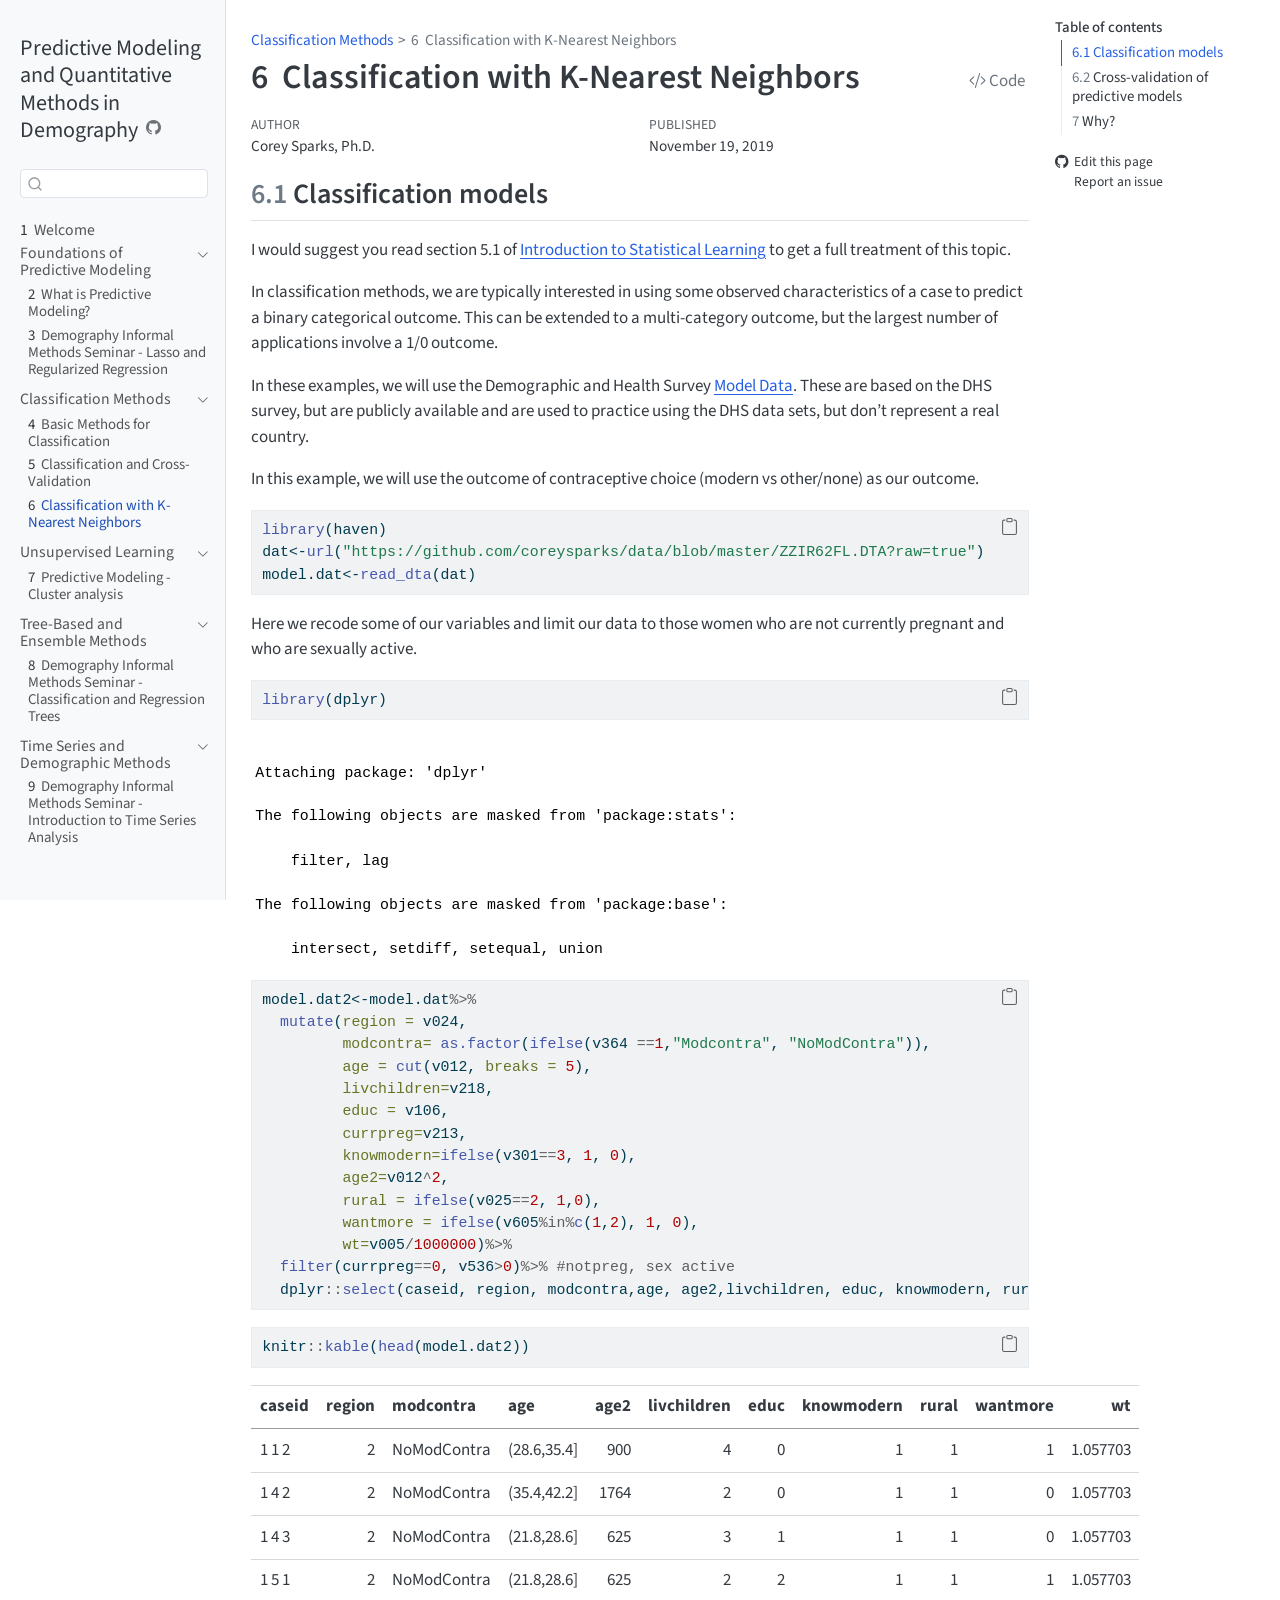
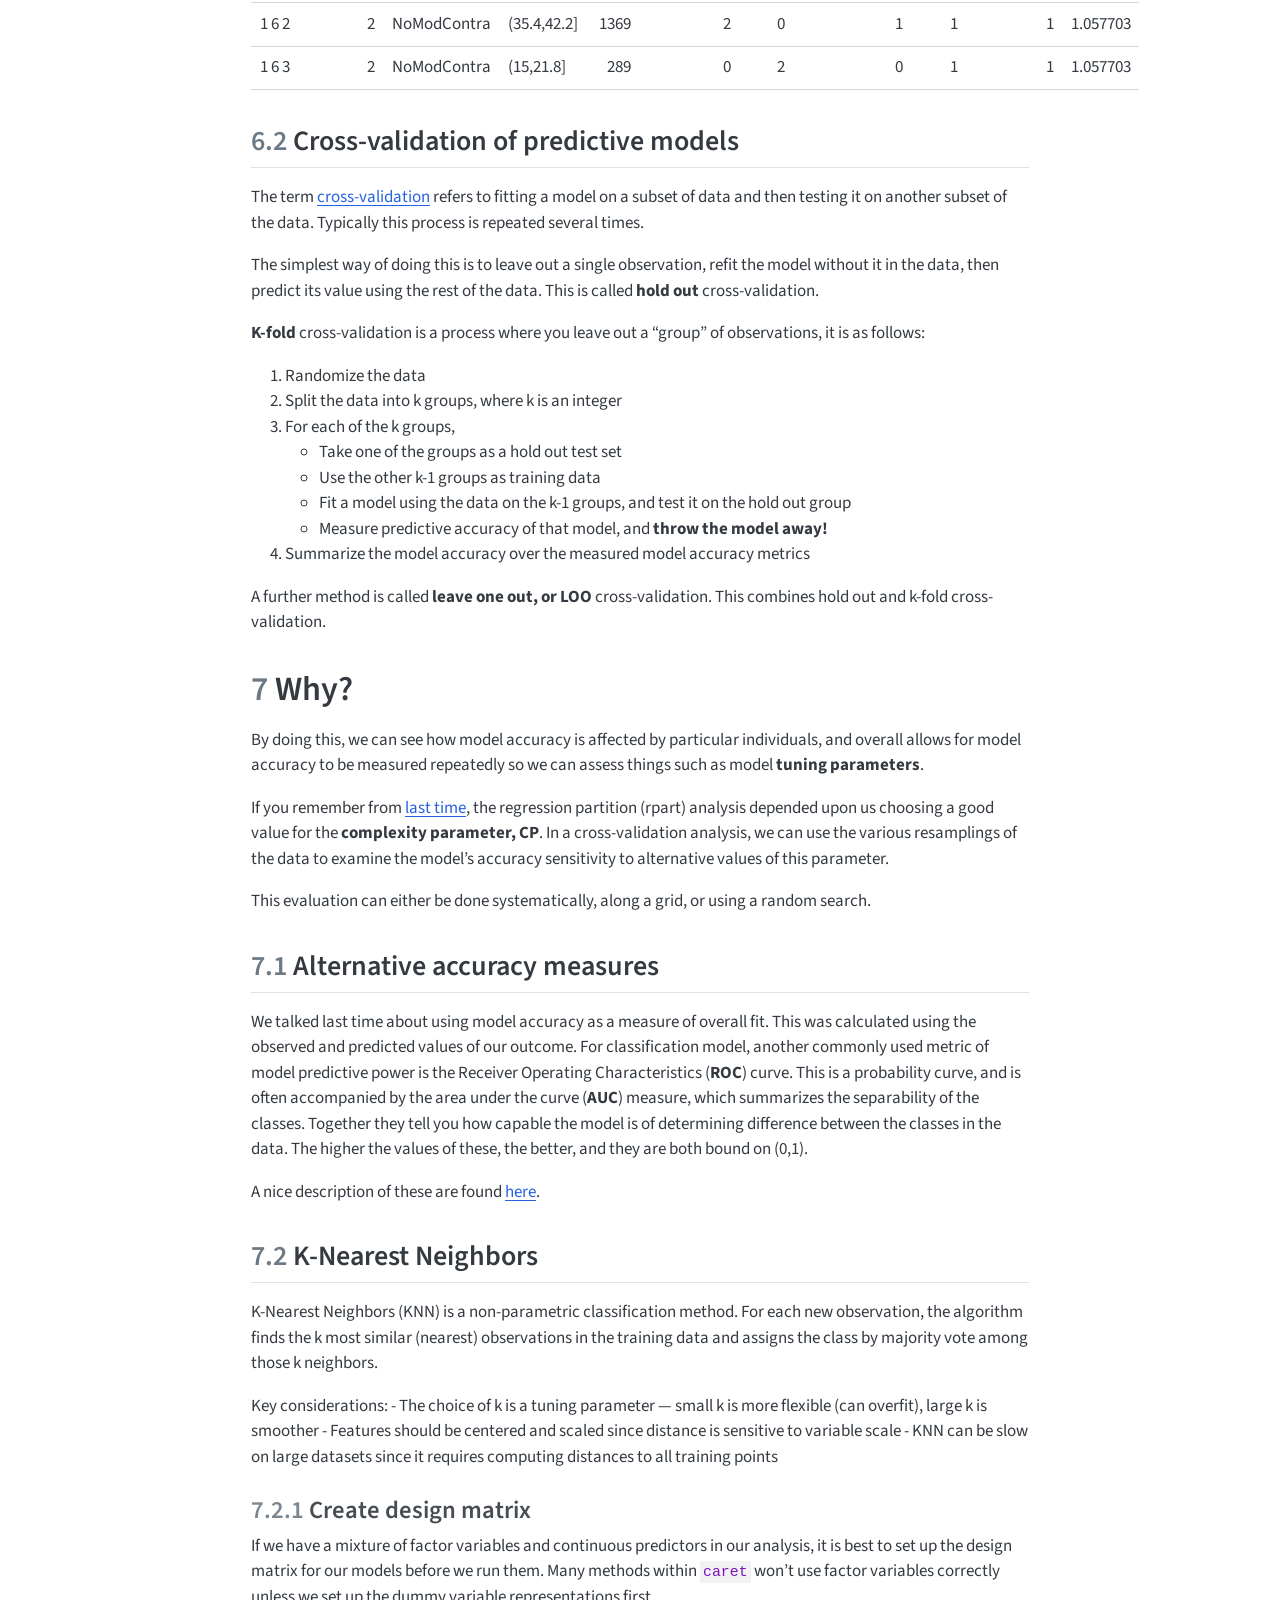
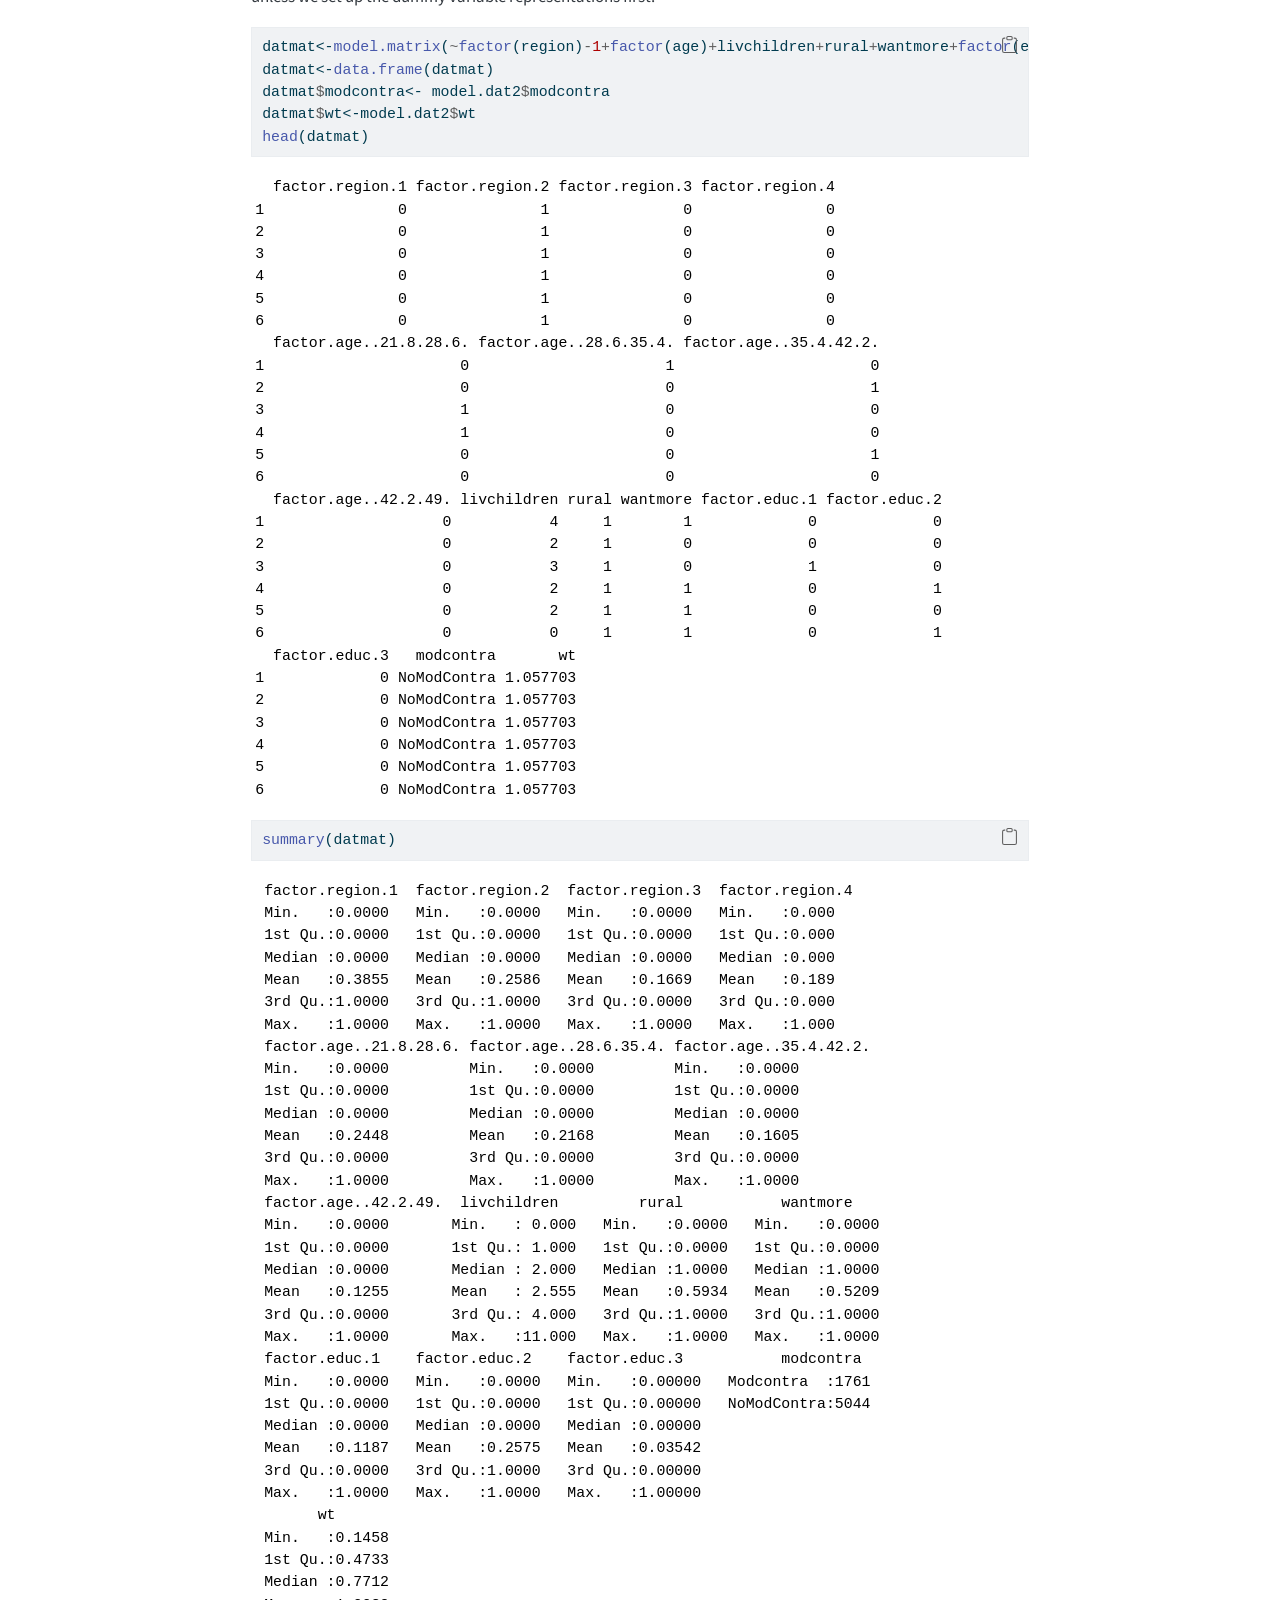
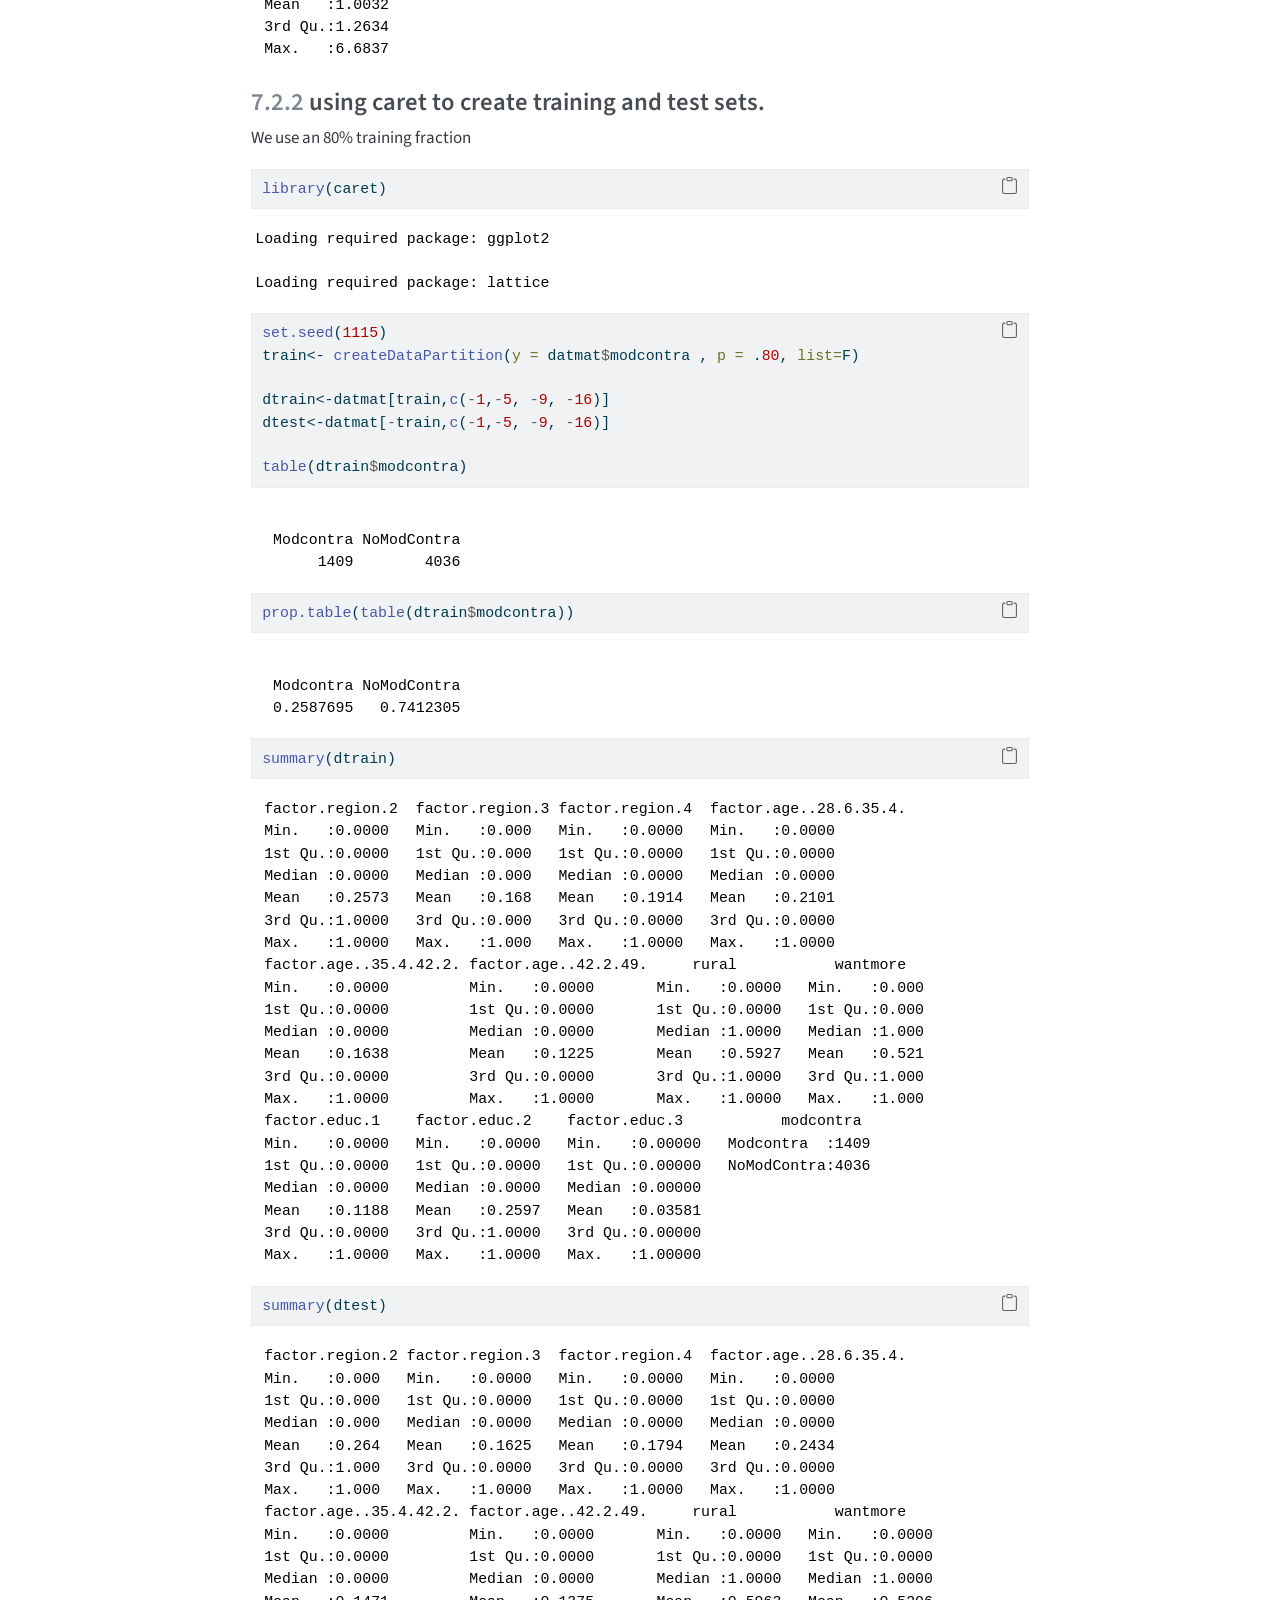
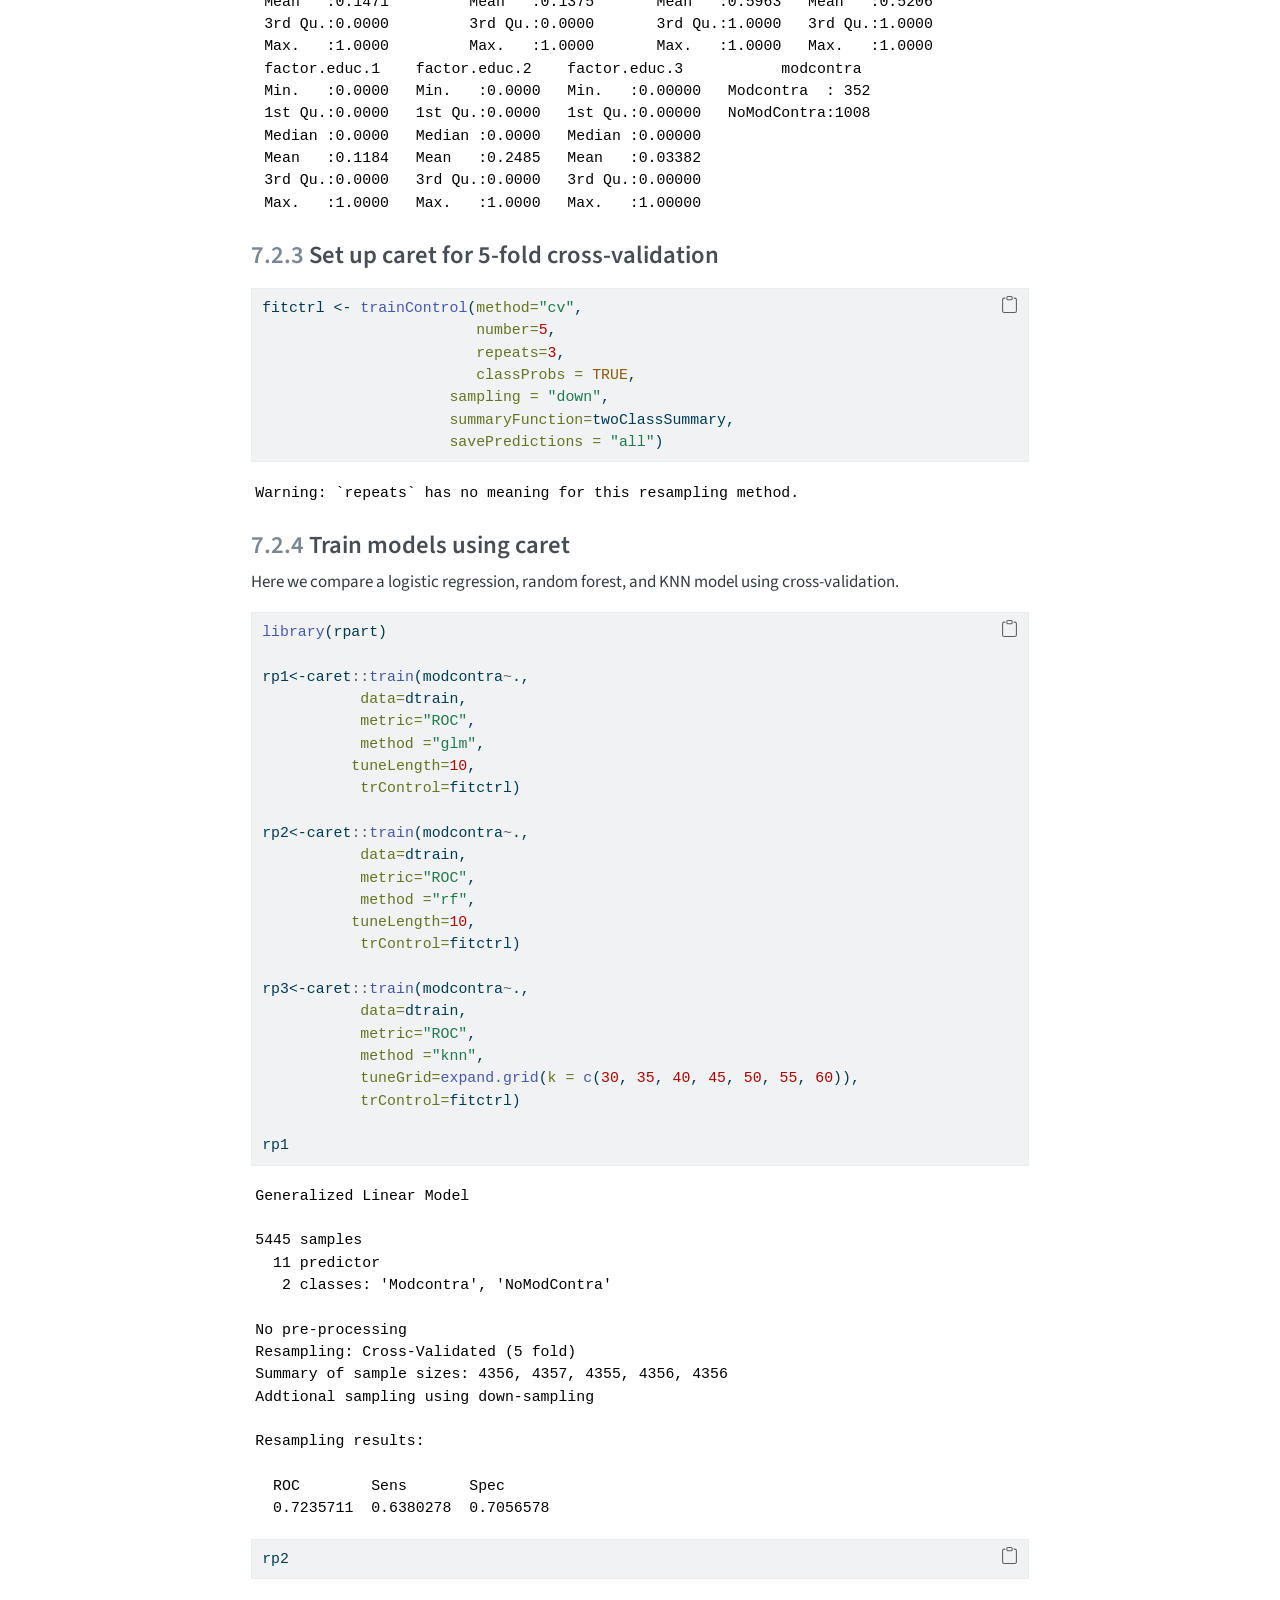
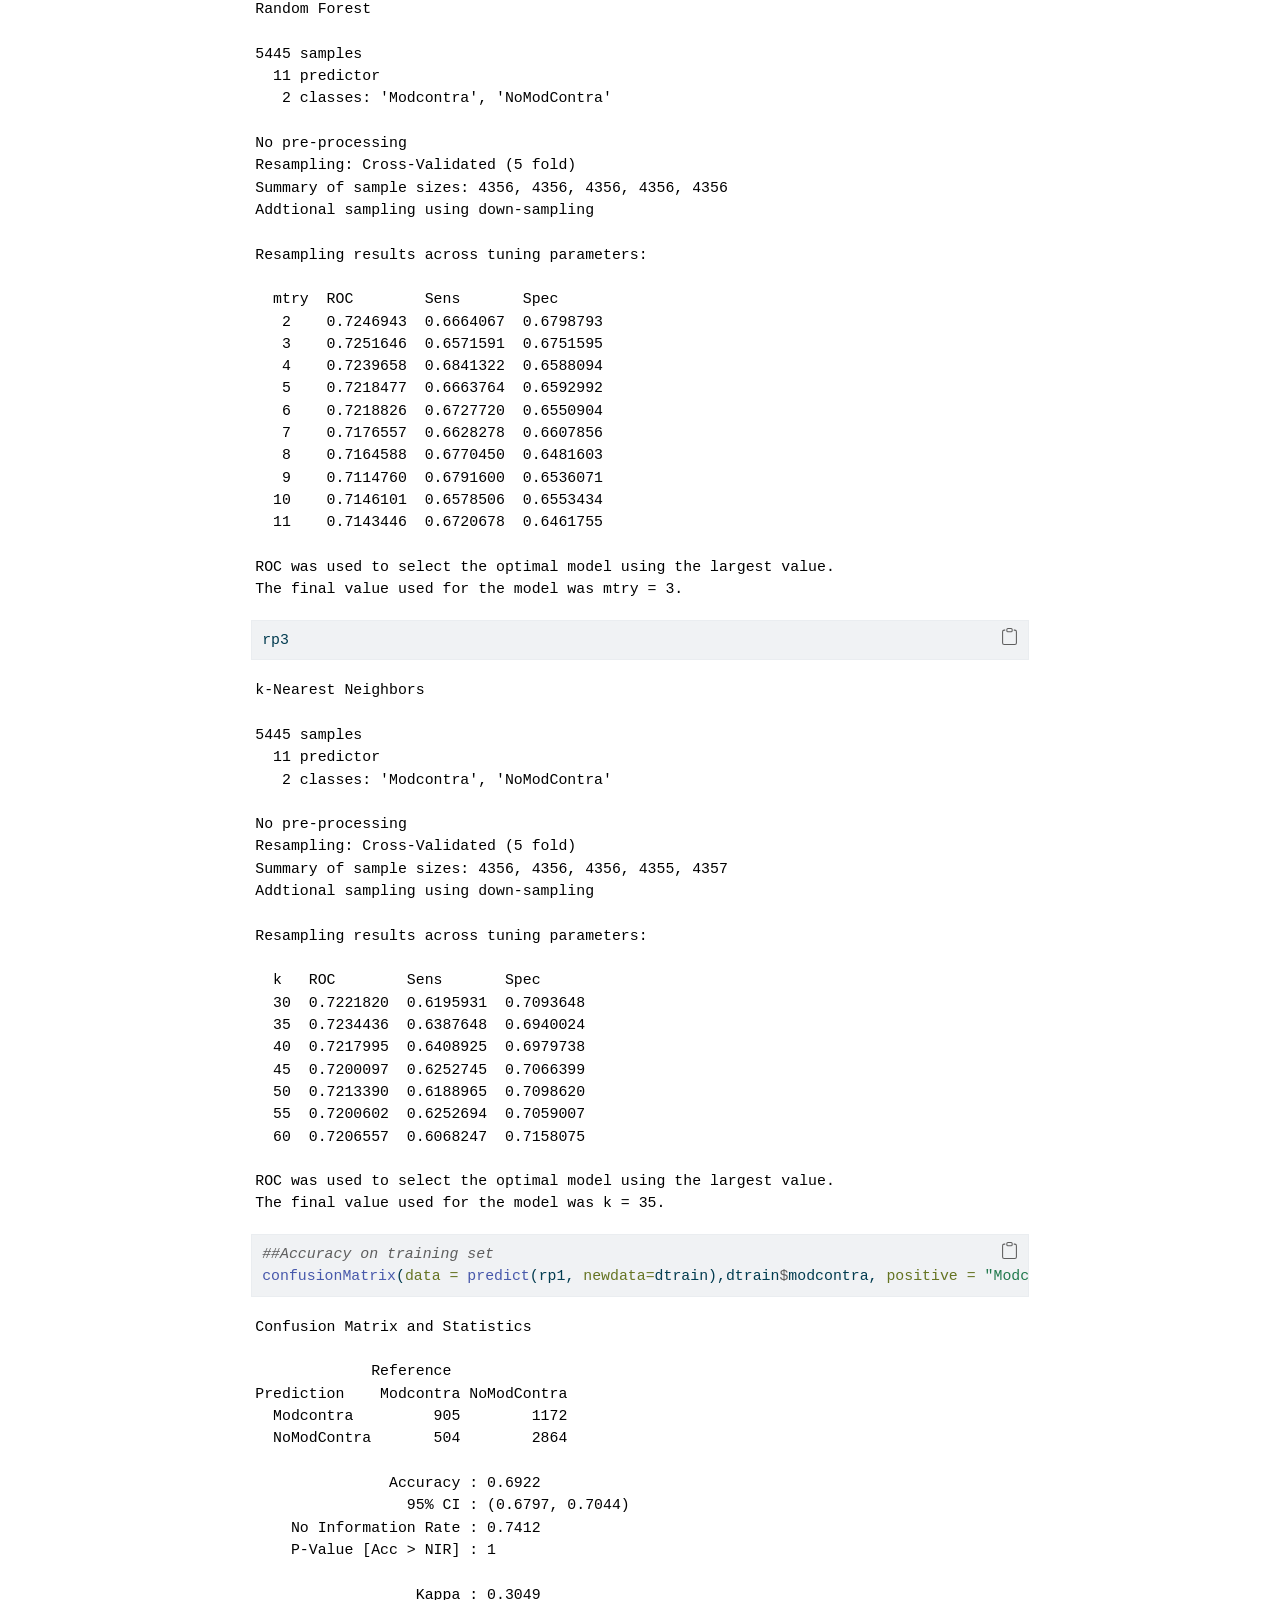
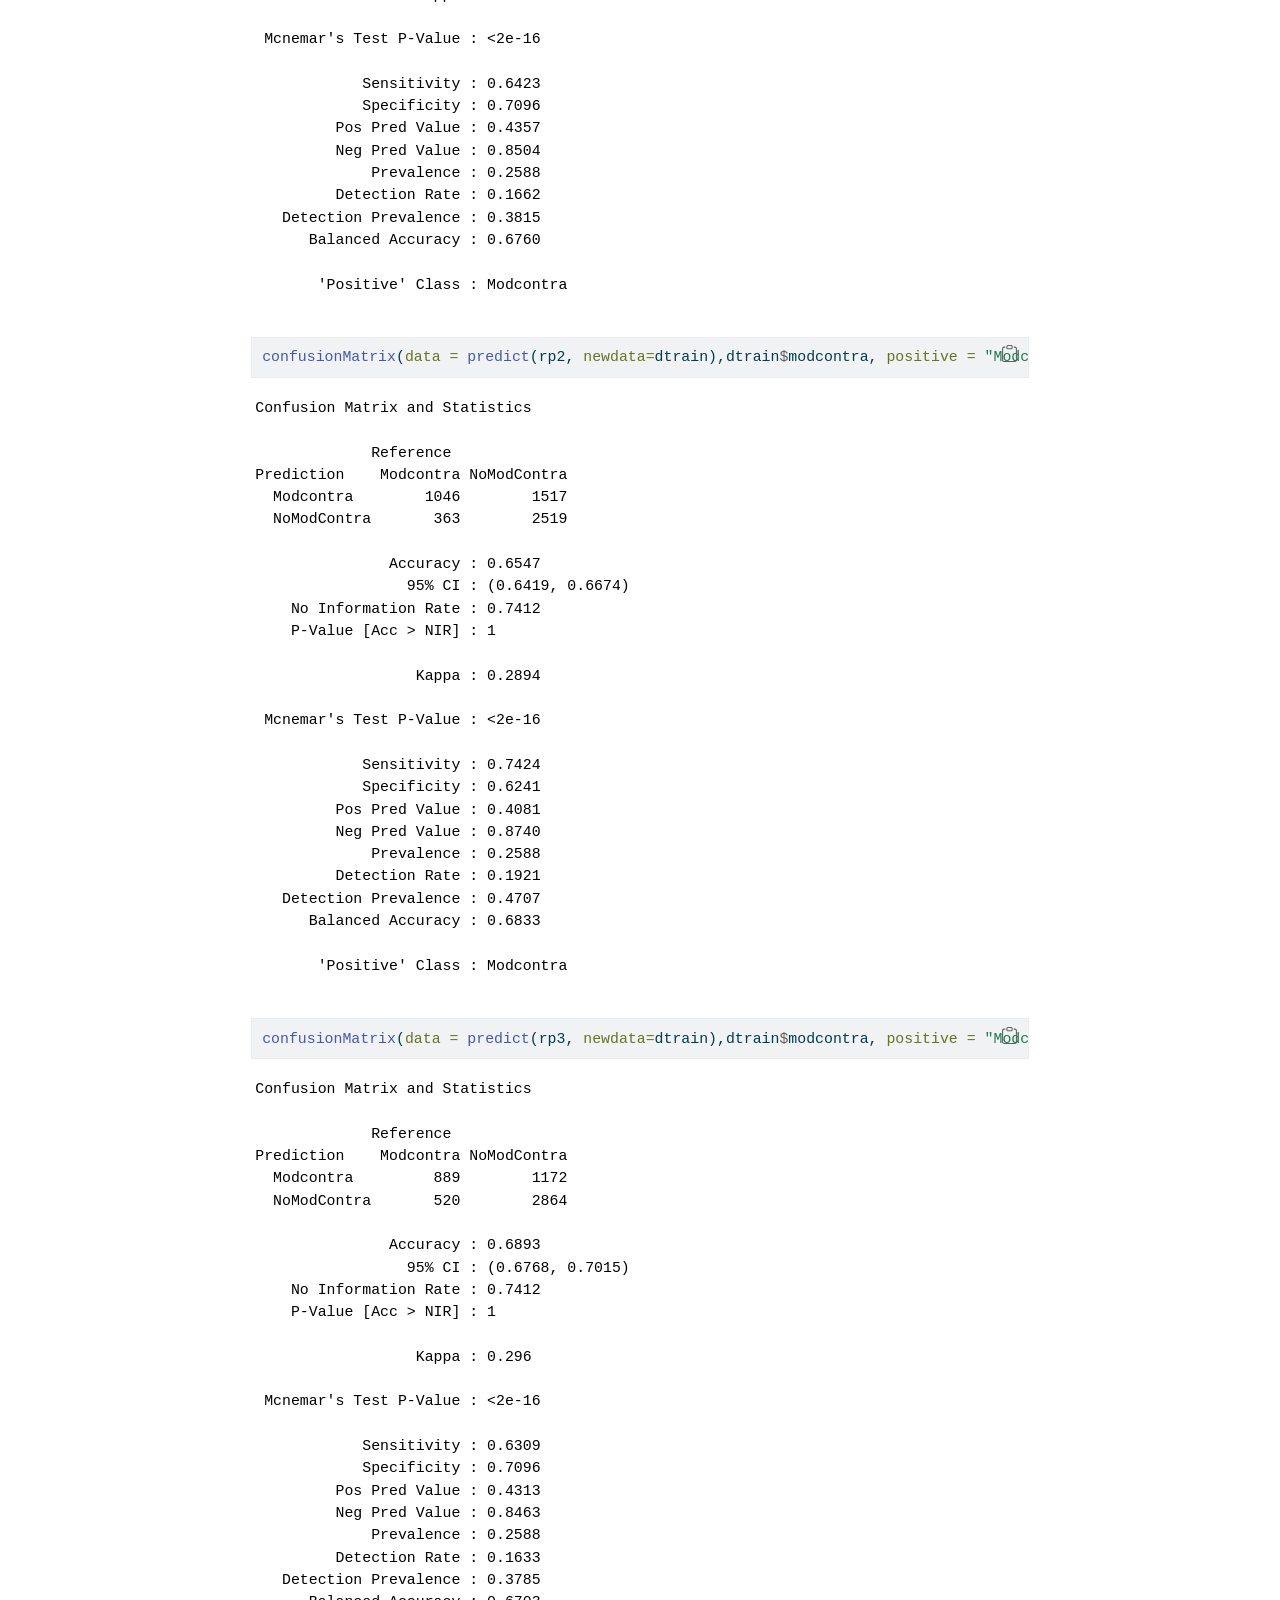
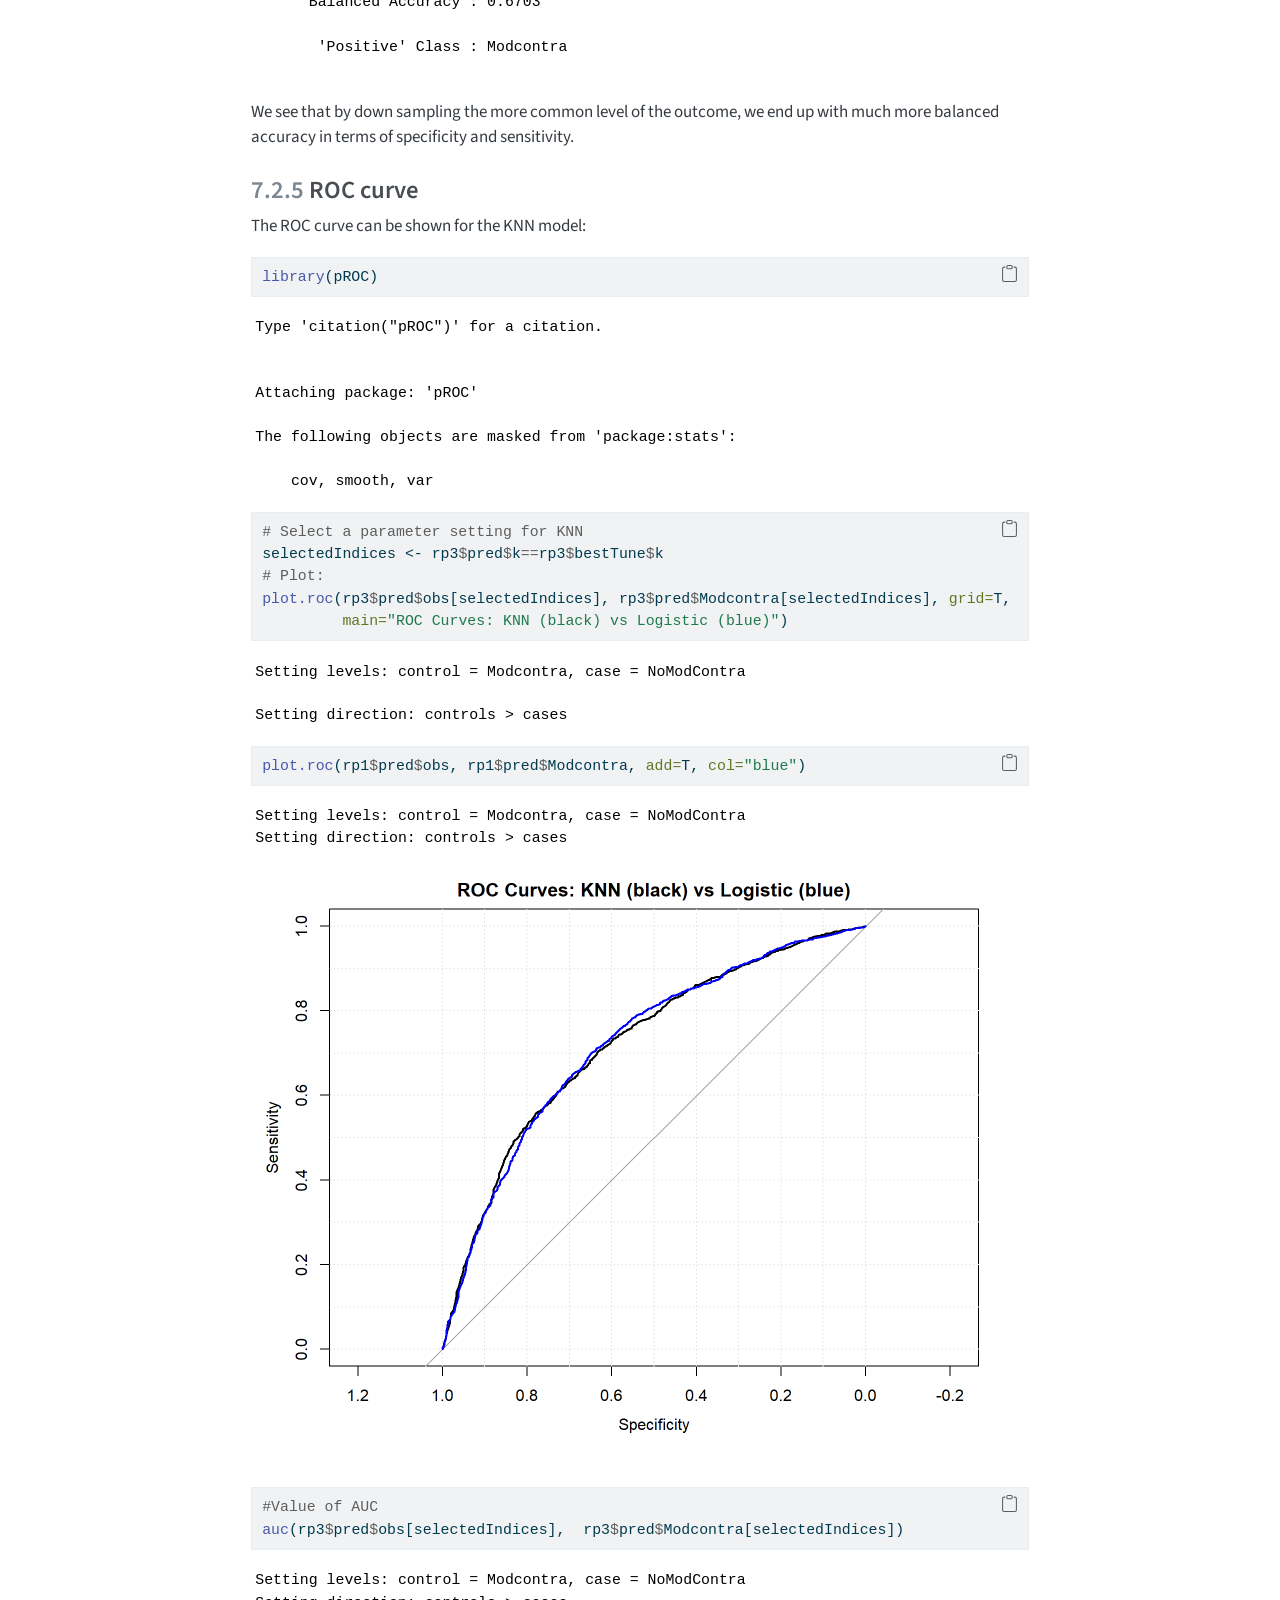
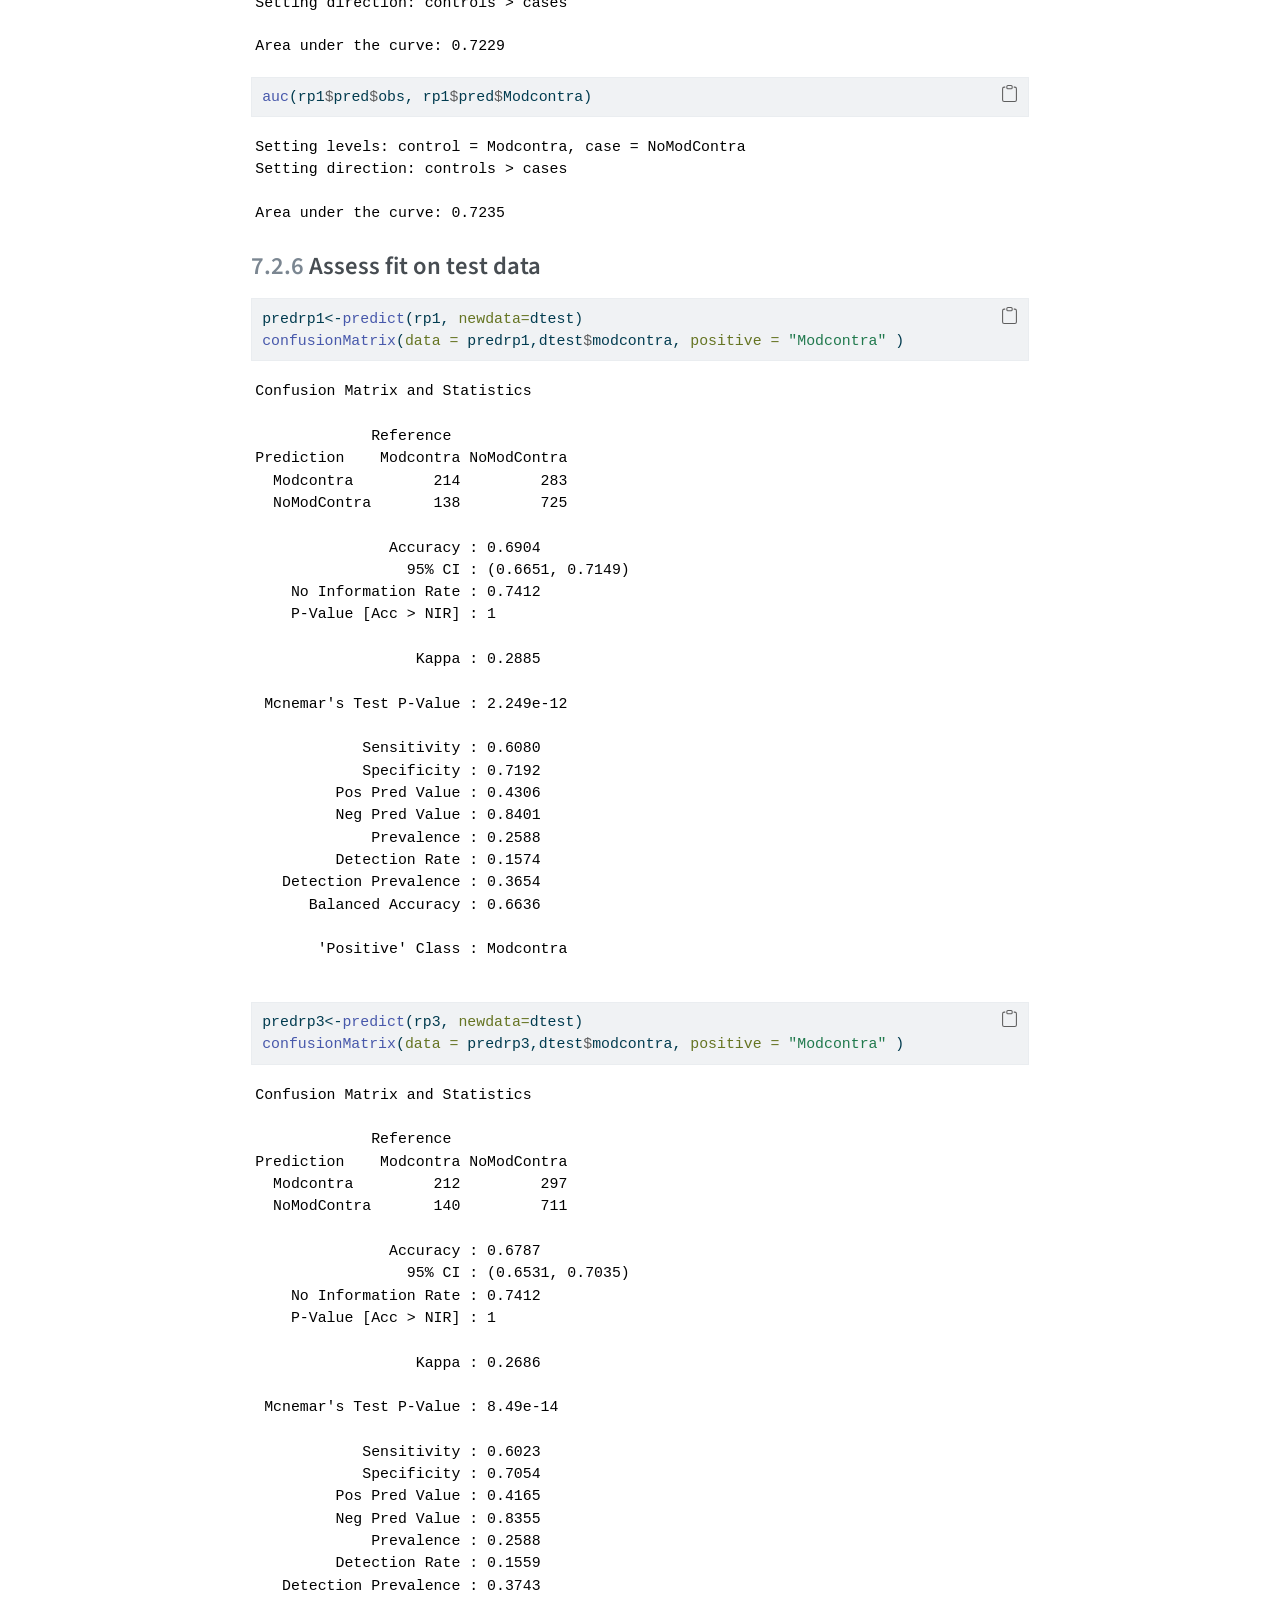
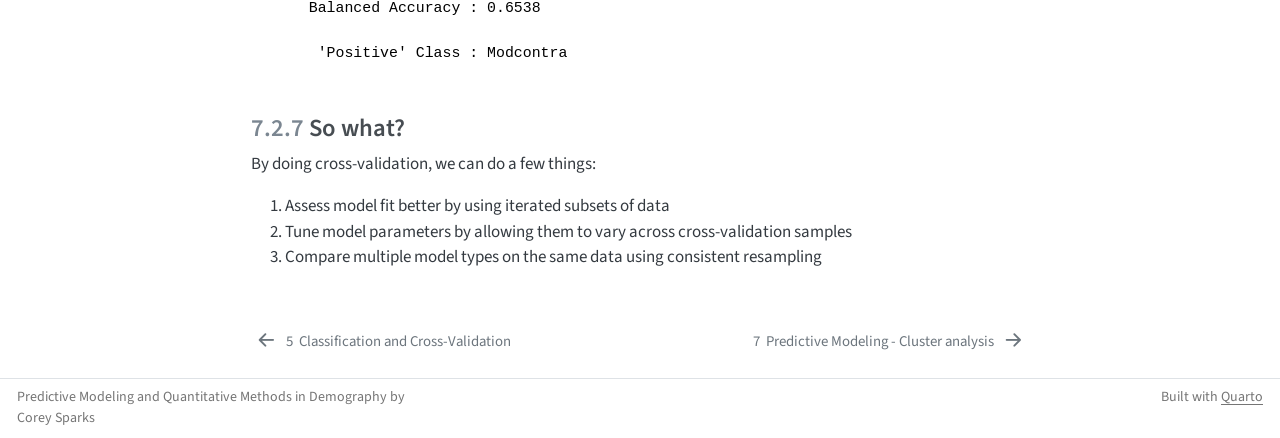
<file: classification-knn.html>
<!DOCTYPE html>
<html xmlns="http://www.w3.org/1999/xhtml" lang="en" xml:lang="en"><head>

<meta charset="utf-8">
<meta name="generator" content="quarto-1.9.36">

<meta name="viewport" content="width=device-width, initial-scale=1.0, user-scalable=yes">

<meta name="author" content="Corey Sparks, Ph.D.">
<meta name="dcterms.date" content="2019-11-19">

<title>6&nbsp; Classification with K-Nearest Neighbors – Predictive Modeling and Quantitative Methods in Demography</title>
<style>
/* Default styles provided by pandoc.
** See https://pandoc.org/MANUAL.html#variables-for-html for config info.
*/
code{white-space: pre-wrap;}
span.smallcaps{font-variant: small-caps;}
div.columns{display: flex; gap: min(4vw, 1.5em);}
div.column{flex: auto; overflow-x: auto;}
div.hanging-indent{margin-left: 1.5em; text-indent: -1.5em;}
ul.task-list{list-style: none;}
ul.task-list li input[type="checkbox"] {
  width: 0.8em;
  margin: 0 0.8em 0.2em -1em; /* quarto-specific, see https://github.com/quarto-dev/quarto-cli/issues/4556 */ 
  vertical-align: middle;
}
/* CSS for syntax highlighting */
html { -webkit-text-size-adjust: 100%; }
pre > code.sourceCode { white-space: pre; position: relative; }
pre > code.sourceCode > span { display: inline-block; line-height: 1.25; }
pre > code.sourceCode > span:empty { height: 1.2em; }
.sourceCode { overflow: visible; }
code.sourceCode > span { color: inherit; text-decoration: inherit; }
div.sourceCode { margin: 1em 0; }
pre.sourceCode { margin: 0; }
@media screen {
div.sourceCode { overflow: auto; }
}
@media print {
pre > code.sourceCode { white-space: pre-wrap; }
pre > code.sourceCode > span { text-indent: -5em; padding-left: 5em; }
}
pre.numberSource code
  { counter-reset: source-line 0; }
pre.numberSource code > span
  { position: relative; left: -4em; counter-increment: source-line; }
pre.numberSource code > span > a:first-child::before
  { content: counter(source-line);
    position: relative; left: -1em; text-align: right; vertical-align: baseline;
    border: none; display: inline-block;
    -webkit-touch-callout: none; -webkit-user-select: none;
    -khtml-user-select: none; -moz-user-select: none;
    -ms-user-select: none; user-select: none;
    padding: 0 4px; width: 4em;
  }
pre.numberSource { margin-left: 3em;  padding-left: 4px; }
div.sourceCode
  {   }
@media screen {
pre > code.sourceCode > span > a:first-child::before { text-decoration: underline; }
}
</style>


<script src="site_libs/quarto-nav/quarto-nav.js"></script>
<script src="site_libs/quarto-nav/headroom.min.js"></script>
<script src="site_libs/clipboard/clipboard.min.js"></script>
<script src="site_libs/quarto-search/autocomplete.umd.js"></script>
<script src="site_libs/quarto-search/fuse.min.js"></script>
<script src="site_libs/quarto-search/quarto-search.js"></script>
<meta name="quarto:offset" content="./">
<link href="./clustering.html" rel="next">
<link href="./classification-cv.html" rel="prev">
<script src="site_libs/quarto-html/quarto.js" type="module"></script>
<script src="site_libs/quarto-html/tabsets/tabsets.js" type="module"></script>
<script src="site_libs/quarto-html/popper.min.js"></script>
<script src="site_libs/quarto-html/tippy.umd.min.js"></script>
<script src="site_libs/quarto-html/anchor.min.js"></script>
<link href="site_libs/quarto-html/tippy.css" rel="stylesheet">
<link href="site_libs/quarto-html/quarto-syntax-highlighting-845c23b38eaddc0f92fda52bfe77a8c8.css" rel="stylesheet" id="quarto-text-highlighting-styles">
<script src="site_libs/bootstrap/bootstrap.min.js"></script>
<link href="site_libs/bootstrap/bootstrap-icons.css" rel="stylesheet">
<link href="site_libs/bootstrap/bootstrap-6f4dde0c9b9e53d219e3db410911c9dc.min.css" rel="stylesheet" append-hash="true" id="quarto-bootstrap" data-mode="light">
<script id="quarto-search-options" type="application/json">{
  "location": "sidebar",
  "copy-button": false,
  "collapse-after": 3,
  "panel-placement": "start",
  "type": "textbox",
  "limit": 50,
  "keyboard-shortcut": [
    "f",
    "/",
    "s"
  ],
  "show-item-context": false,
  "language": {
    "search-no-results-text": "No results",
    "search-matching-documents-text": "matching documents",
    "search-copy-link-title": "Copy link to search",
    "search-hide-matches-text": "Hide additional matches",
    "search-more-match-text": "more match in this document",
    "search-more-matches-text": "more matches in this document",
    "search-clear-button-title": "Clear",
    "search-text-placeholder": "",
    "search-detached-cancel-button-title": "Cancel",
    "search-submit-button-title": "Submit",
    "search-label": "Search"
  }
}</script>


</head>

<body class="nav-sidebar docked quarto-light">

<div id="quarto-search-results"></div>
  <header id="quarto-header" class="headroom fixed-top">
  <nav class="quarto-secondary-nav">
    <div class="container-fluid d-flex">
      <button type="button" class="quarto-btn-toggle btn" data-bs-toggle="collapse" role="button" data-bs-target=".quarto-sidebar-collapse-item" aria-controls="quarto-sidebar" aria-expanded="false" aria-label="Toggle sidebar navigation" onclick="if (window.quartoToggleHeadroom) { window.quartoToggleHeadroom(); }">
        <i class="bi bi-layout-text-sidebar-reverse"></i>
      </button>
        <nav class="quarto-page-breadcrumbs" aria-label="breadcrumb"><ol class="breadcrumb"><li class="breadcrumb-item"><a href="./basic-classification.html">Classification Methods</a></li><li class="breadcrumb-item"><a href="./classification-knn.html"><span class="chapter-number">6</span>&nbsp; <span class="chapter-title">Classification with K-Nearest Neighbors</span></a></li></ol></nav>
        <a class="flex-grow-1" role="navigation" data-bs-toggle="collapse" data-bs-target=".quarto-sidebar-collapse-item" aria-controls="quarto-sidebar" aria-expanded="false" aria-label="Toggle sidebar navigation" onclick="if (window.quartoToggleHeadroom) { window.quartoToggleHeadroom(); }">      
        </a>
      <button type="button" class="btn quarto-search-button" aria-label="Search" onclick="window.quartoOpenSearch();">
        <i class="bi bi-search"></i>
      </button>
    </div>
  </nav>
</header>
<!-- content -->
<div id="quarto-content" class="quarto-container page-columns page-rows-contents page-layout-article">
<!-- sidebar -->
  <nav id="quarto-sidebar" class="sidebar collapse collapse-horizontal quarto-sidebar-collapse-item sidebar-navigation docked overflow-auto">
    <div class="pt-lg-2 mt-2 text-left sidebar-header">
    <div class="sidebar-title mb-0 py-0">
      <a href="./">Predictive Modeling and Quantitative Methods in Demography</a> 
        <div class="sidebar-tools-main">
    <a href="https://github.com/coreysparks/predictive_modeling" title="Source Code" class="quarto-navigation-tool px-1" aria-label="Source Code"><i class="bi bi-github"></i></a>
</div>
    </div>
      </div>
        <div class="mt-2 flex-shrink-0 align-items-center">
        <div class="sidebar-search">
        <div id="quarto-search" class="" title="Search"></div>
        </div>
        </div>
    <div class="sidebar-menu-container"> 
    <ul class="list-unstyled mt-1">
        <li class="sidebar-item">
  <div class="sidebar-item-container"> 
  <a href="./index.html" class="sidebar-item-text sidebar-link">
 <span class="menu-text"><span class="chapter-number">1</span>&nbsp; <span class="chapter-title">Welcome</span></span></a>
  </div>
</li>
        <li class="sidebar-item sidebar-item-section">
      <div class="sidebar-item-container"> 
            <a class="sidebar-item-text sidebar-link text-start" data-bs-toggle="collapse" data-bs-target="#quarto-sidebar-section-1" role="navigation" aria-expanded="true">
 <span class="menu-text">Foundations of Predictive Modeling</span></a>
          <a class="sidebar-item-toggle text-start" data-bs-toggle="collapse" data-bs-target="#quarto-sidebar-section-1" role="navigation" aria-expanded="true" aria-label="Toggle section">
            <i class="bi bi-chevron-right ms-2"></i>
          </a> 
      </div>
      <ul id="quarto-sidebar-section-1" class="collapse list-unstyled sidebar-section depth1 show">  
          <li class="sidebar-item">
  <div class="sidebar-item-container"> 
  <a href="./what-is-predictive-modeling.html" class="sidebar-item-text sidebar-link">
 <span class="menu-text"><span class="chapter-number">2</span>&nbsp; <span class="chapter-title">What is Predictive Modeling?</span></span></a>
  </div>
</li>
          <li class="sidebar-item">
  <div class="sidebar-item-container"> 
  <a href="./lasso.html" class="sidebar-item-text sidebar-link">
 <span class="menu-text"><span class="chapter-number">3</span>&nbsp; <span class="chapter-title">Demography Informal Methods Seminar - Lasso and Regularized Regression</span></span></a>
  </div>
</li>
      </ul>
  </li>
        <li class="sidebar-item sidebar-item-section">
      <div class="sidebar-item-container"> 
            <a class="sidebar-item-text sidebar-link text-start" data-bs-toggle="collapse" data-bs-target="#quarto-sidebar-section-2" role="navigation" aria-expanded="true">
 <span class="menu-text">Classification Methods</span></a>
          <a class="sidebar-item-toggle text-start" data-bs-toggle="collapse" data-bs-target="#quarto-sidebar-section-2" role="navigation" aria-expanded="true" aria-label="Toggle section">
            <i class="bi bi-chevron-right ms-2"></i>
          </a> 
      </div>
      <ul id="quarto-sidebar-section-2" class="collapse list-unstyled sidebar-section depth1 show">  
          <li class="sidebar-item">
  <div class="sidebar-item-container"> 
  <a href="./basic-classification.html" class="sidebar-item-text sidebar-link">
 <span class="menu-text"><span class="chapter-number">4</span>&nbsp; <span class="chapter-title">Basic Methods for Classification</span></span></a>
  </div>
</li>
          <li class="sidebar-item">
  <div class="sidebar-item-container"> 
  <a href="./classification-cv.html" class="sidebar-item-text sidebar-link">
 <span class="menu-text"><span class="chapter-number">5</span>&nbsp; <span class="chapter-title">Classification and Cross-Validation</span></span></a>
  </div>
</li>
          <li class="sidebar-item">
  <div class="sidebar-item-container"> 
  <a href="./classification-knn.html" class="sidebar-item-text sidebar-link active">
 <span class="menu-text"><span class="chapter-number">6</span>&nbsp; <span class="chapter-title">Classification with K-Nearest Neighbors</span></span></a>
  </div>
</li>
      </ul>
  </li>
        <li class="sidebar-item sidebar-item-section">
      <div class="sidebar-item-container"> 
            <a class="sidebar-item-text sidebar-link text-start" data-bs-toggle="collapse" data-bs-target="#quarto-sidebar-section-3" role="navigation" aria-expanded="true">
 <span class="menu-text">Unsupervised Learning</span></a>
          <a class="sidebar-item-toggle text-start" data-bs-toggle="collapse" data-bs-target="#quarto-sidebar-section-3" role="navigation" aria-expanded="true" aria-label="Toggle section">
            <i class="bi bi-chevron-right ms-2"></i>
          </a> 
      </div>
      <ul id="quarto-sidebar-section-3" class="collapse list-unstyled sidebar-section depth1 show">  
          <li class="sidebar-item">
  <div class="sidebar-item-container"> 
  <a href="./clustering.html" class="sidebar-item-text sidebar-link">
 <span class="menu-text"><span class="chapter-number">7</span>&nbsp; <span class="chapter-title">Predictive Modeling - Cluster analysis</span></span></a>
  </div>
</li>
      </ul>
  </li>
        <li class="sidebar-item sidebar-item-section">
      <div class="sidebar-item-container"> 
            <a class="sidebar-item-text sidebar-link text-start" data-bs-toggle="collapse" data-bs-target="#quarto-sidebar-section-4" role="navigation" aria-expanded="true">
 <span class="menu-text">Tree-Based and Ensemble Methods</span></a>
          <a class="sidebar-item-toggle text-start" data-bs-toggle="collapse" data-bs-target="#quarto-sidebar-section-4" role="navigation" aria-expanded="true" aria-label="Toggle section">
            <i class="bi bi-chevron-right ms-2"></i>
          </a> 
      </div>
      <ul id="quarto-sidebar-section-4" class="collapse list-unstyled sidebar-section depth1 show">  
          <li class="sidebar-item">
  <div class="sidebar-item-container"> 
  <a href="./random-forests.html" class="sidebar-item-text sidebar-link">
 <span class="menu-text"><span class="chapter-number">8</span>&nbsp; <span class="chapter-title">Demography Informal Methods Seminar - Classification and Regression Trees</span></span></a>
  </div>
</li>
      </ul>
  </li>
        <li class="sidebar-item sidebar-item-section">
      <div class="sidebar-item-container"> 
            <a class="sidebar-item-text sidebar-link text-start" data-bs-toggle="collapse" data-bs-target="#quarto-sidebar-section-5" role="navigation" aria-expanded="true">
 <span class="menu-text">Time Series and Demographic Methods</span></a>
          <a class="sidebar-item-toggle text-start" data-bs-toggle="collapse" data-bs-target="#quarto-sidebar-section-5" role="navigation" aria-expanded="true" aria-label="Toggle section">
            <i class="bi bi-chevron-right ms-2"></i>
          </a> 
      </div>
      <ul id="quarto-sidebar-section-5" class="collapse list-unstyled sidebar-section depth1 show">  
          <li class="sidebar-item">
  <div class="sidebar-item-container"> 
  <a href="./time-series.html" class="sidebar-item-text sidebar-link">
 <span class="menu-text"><span class="chapter-number">9</span>&nbsp; <span class="chapter-title">Demography Informal Methods Seminar - Introduction to Time Series Analysis</span></span></a>
  </div>
</li>
      </ul>
  </li>
    </ul>
    </div>
</nav>
<div id="quarto-sidebar-glass" class="quarto-sidebar-collapse-item" data-bs-toggle="collapse" data-bs-target=".quarto-sidebar-collapse-item"></div>
<!-- margin-sidebar -->
    <div id="quarto-margin-sidebar" class="sidebar margin-sidebar">
        <nav id="TOC" role="doc-toc" class="toc-active">
    <h2 id="toc-title">Table of contents</h2>
   
  <ul>
  <li><a href="#classification-models" id="toc-classification-models" class="nav-link active" data-scroll-target="#classification-models"><span class="header-section-number">6.1</span> Classification models</a></li>
  <li><a href="#cross-validation-of-predictive-models" id="toc-cross-validation-of-predictive-models" class="nav-link" data-scroll-target="#cross-validation-of-predictive-models"><span class="header-section-number">6.2</span> Cross-validation of predictive models</a></li>
  <li><a href="#why" id="toc-why" class="nav-link" data-scroll-target="#why"><span class="header-section-number">7</span> Why?</a>
  <ul class="collapse">
  <li><a href="#alternative-accuracy-measures" id="toc-alternative-accuracy-measures" class="nav-link" data-scroll-target="#alternative-accuracy-measures"><span class="header-section-number">7.1</span> Alternative accuracy measures</a></li>
  <li><a href="#k-nearest-neighbors" id="toc-k-nearest-neighbors" class="nav-link" data-scroll-target="#k-nearest-neighbors"><span class="header-section-number">7.2</span> K-Nearest Neighbors</a>
  <ul class="collapse">
  <li><a href="#create-design-matrix" id="toc-create-design-matrix" class="nav-link" data-scroll-target="#create-design-matrix"><span class="header-section-number">7.2.1</span> Create design matrix</a></li>
  <li><a href="#using-caret-to-create-training-and-test-sets." id="toc-using-caret-to-create-training-and-test-sets." class="nav-link" data-scroll-target="#using-caret-to-create-training-and-test-sets."><span class="header-section-number">7.2.2</span> using caret to create training and test sets.</a></li>
  <li><a href="#set-up-caret-for-5-fold-cross-validation" id="toc-set-up-caret-for-5-fold-cross-validation" class="nav-link" data-scroll-target="#set-up-caret-for-5-fold-cross-validation"><span class="header-section-number">7.2.3</span> Set up caret for 5-fold cross-validation</a></li>
  <li><a href="#train-models-using-caret" id="toc-train-models-using-caret" class="nav-link" data-scroll-target="#train-models-using-caret"><span class="header-section-number">7.2.4</span> Train models using caret</a></li>
  <li><a href="#roc-curve" id="toc-roc-curve" class="nav-link" data-scroll-target="#roc-curve"><span class="header-section-number">7.2.5</span> ROC curve</a></li>
  <li><a href="#assess-fit-on-test-data" id="toc-assess-fit-on-test-data" class="nav-link" data-scroll-target="#assess-fit-on-test-data"><span class="header-section-number">7.2.6</span> Assess fit on test data</a></li>
  <li><a href="#so-what" id="toc-so-what" class="nav-link" data-scroll-target="#so-what"><span class="header-section-number">7.2.7</span> So what?</a></li>
  </ul></li>
  </ul></li>
  </ul>
<div class="toc-actions"><ul><li><a href="https://github.com/coreysparks/predictive_modeling/edit/main/classification-knn.qmd" class="toc-action"><i class="bi bi-github"></i>Edit this page</a></li><li><a href="https://github.com/coreysparks/predictive_modeling/issues/new" class="toc-action"><i class="bi empty"></i>Report an issue</a></li></ul></div></nav>
    </div>
<!-- main -->
<main class="content" id="quarto-document-content">

<header id="title-block-header" class="quarto-title-block default"><nav class="quarto-page-breadcrumbs quarto-title-breadcrumbs d-none d-lg-block" aria-label="breadcrumb"><ol class="breadcrumb"><li class="breadcrumb-item"><a href="./basic-classification.html">Classification Methods</a></li><li class="breadcrumb-item"><a href="./classification-knn.html"><span class="chapter-number">6</span>&nbsp; <span class="chapter-title">Classification with K-Nearest Neighbors</span></a></li></ol></nav>
<div class="quarto-title">
<div class="quarto-title-block"><div><h1 class="title"><span class="chapter-number">6</span>&nbsp; <span class="chapter-title">Classification with K-Nearest Neighbors</span></h1><button type="button" class="btn code-tools-button" id="quarto-code-tools-source"><i class="bi"></i> Code</button></div></div>
</div>



<div class="quarto-title-meta">

    <div>
    <div class="quarto-title-meta-heading">Author</div>
    <div class="quarto-title-meta-contents">
             <p>Corey Sparks, Ph.D. </p>
          </div>
  </div>
    
    <div>
    <div class="quarto-title-meta-heading">Published</div>
    <div class="quarto-title-meta-contents">
      <p class="date">November 19, 2019</p>
    </div>
  </div>
  
    
  </div>
  


</header>


<section id="classification-models" class="level2" data-number="6.1">
<h2 data-number="6.1" class="anchored" data-anchor-id="classification-models"><span class="header-section-number">6.1</span> Classification models</h2>
<p>I would suggest you read section 5.1 of <a href="https://www.statlearning.com/">Introduction to Statistical Learning</a> to get a full treatment of this topic.</p>
<p>In classification methods, we are typically interested in using some observed characteristics of a case to predict a binary categorical outcome. This can be extended to a multi-category outcome, but the largest number of applications involve a 1/0 outcome.</p>
<p>In these examples, we will use the Demographic and Health Survey <a href="https://dhsprogram.com/data/Model-Datasets.cfm">Model Data</a>. These are based on the DHS survey, but are publicly available and are used to practice using the DHS data sets, but don’t represent a real country.</p>
<p>In this example, we will use the outcome of contraceptive choice (modern vs other/none) as our outcome.</p>
<div class="cell">
<div class="code-copy-outer-scaffold"><div class="sourceCode cell-code" id="cb1"><pre class="sourceCode r code-with-copy"><code class="sourceCode r"><span id="cb1-1"><a href="#cb1-1" aria-hidden="true" tabindex="-1"></a><span class="fu">library</span>(haven)</span>
<span id="cb1-2"><a href="#cb1-2" aria-hidden="true" tabindex="-1"></a>dat<span class="ot">&lt;-</span><span class="fu">url</span>(<span class="st">"https://github.com/coreysparks/data/blob/master/ZZIR62FL.DTA?raw=true"</span>)</span>
<span id="cb1-3"><a href="#cb1-3" aria-hidden="true" tabindex="-1"></a>model.dat<span class="ot">&lt;-</span><span class="fu">read_dta</span>(dat)</span></code></pre></div><button title="Copy to Clipboard" class="code-copy-button"><i class="bi"></i></button></div>
</div>
<p>Here we recode some of our variables and limit our data to those women who are not currently pregnant and who are sexually active.</p>
<div class="cell">
<div class="code-copy-outer-scaffold"><div class="sourceCode cell-code" id="cb2"><pre class="sourceCode r code-with-copy"><code class="sourceCode r"><span id="cb2-1"><a href="#cb2-1" aria-hidden="true" tabindex="-1"></a><span class="fu">library</span>(dplyr)</span></code></pre></div><button title="Copy to Clipboard" class="code-copy-button"><i class="bi"></i></button></div>
<div class="cell-output cell-output-stderr">
<pre><code>
Attaching package: 'dplyr'</code></pre>
</div>
<div class="cell-output cell-output-stderr">
<pre><code>The following objects are masked from 'package:stats':

    filter, lag</code></pre>
</div>
<div class="cell-output cell-output-stderr">
<pre><code>The following objects are masked from 'package:base':

    intersect, setdiff, setequal, union</code></pre>
</div>
<div class="code-copy-outer-scaffold"><div class="sourceCode cell-code" id="cb6"><pre class="sourceCode r code-with-copy"><code class="sourceCode r"><span id="cb6-1"><a href="#cb6-1" aria-hidden="true" tabindex="-1"></a>model.dat2<span class="ot">&lt;-</span>model.dat<span class="sc">%&gt;%</span></span>
<span id="cb6-2"><a href="#cb6-2" aria-hidden="true" tabindex="-1"></a>  <span class="fu">mutate</span>(<span class="at">region =</span> v024,</span>
<span id="cb6-3"><a href="#cb6-3" aria-hidden="true" tabindex="-1"></a>         <span class="at">modcontra=</span> <span class="fu">as.factor</span>(<span class="fu">ifelse</span>(v364 <span class="sc">==</span><span class="dv">1</span>,<span class="st">"Modcontra"</span>, <span class="st">"NoModContra"</span>)),</span>
<span id="cb6-4"><a href="#cb6-4" aria-hidden="true" tabindex="-1"></a>         <span class="at">age =</span> <span class="fu">cut</span>(v012, <span class="at">breaks =</span> <span class="dv">5</span>),</span>
<span id="cb6-5"><a href="#cb6-5" aria-hidden="true" tabindex="-1"></a>         <span class="at">livchildren=</span>v218,</span>
<span id="cb6-6"><a href="#cb6-6" aria-hidden="true" tabindex="-1"></a>         <span class="at">educ =</span> v106,</span>
<span id="cb6-7"><a href="#cb6-7" aria-hidden="true" tabindex="-1"></a>         <span class="at">currpreg=</span>v213,</span>
<span id="cb6-8"><a href="#cb6-8" aria-hidden="true" tabindex="-1"></a>         <span class="at">knowmodern=</span><span class="fu">ifelse</span>(v301<span class="sc">==</span><span class="dv">3</span>, <span class="dv">1</span>, <span class="dv">0</span>),</span>
<span id="cb6-9"><a href="#cb6-9" aria-hidden="true" tabindex="-1"></a>         <span class="at">age2=</span>v012<span class="sc">^</span><span class="dv">2</span>,</span>
<span id="cb6-10"><a href="#cb6-10" aria-hidden="true" tabindex="-1"></a>         <span class="at">rural =</span> <span class="fu">ifelse</span>(v025<span class="sc">==</span><span class="dv">2</span>, <span class="dv">1</span>,<span class="dv">0</span>),</span>
<span id="cb6-11"><a href="#cb6-11" aria-hidden="true" tabindex="-1"></a>         <span class="at">wantmore =</span> <span class="fu">ifelse</span>(v605<span class="sc">%in%</span><span class="fu">c</span>(<span class="dv">1</span>,<span class="dv">2</span>), <span class="dv">1</span>, <span class="dv">0</span>),</span>
<span id="cb6-12"><a href="#cb6-12" aria-hidden="true" tabindex="-1"></a>         <span class="at">wt=</span>v005<span class="sc">/</span><span class="dv">1000000</span>)<span class="sc">%&gt;%</span></span>
<span id="cb6-13"><a href="#cb6-13" aria-hidden="true" tabindex="-1"></a>  <span class="fu">filter</span>(currpreg<span class="sc">==</span><span class="dv">0</span>, v536<span class="sc">&gt;</span><span class="dv">0</span>)<span class="sc">%&gt;%</span> <span class="co">#notpreg, sex active</span></span>
<span id="cb6-14"><a href="#cb6-14" aria-hidden="true" tabindex="-1"></a>  dplyr<span class="sc">::</span><span class="fu">select</span>(caseid, region, modcontra,age, age2,livchildren, educ, knowmodern, rural, wantmore, wt)</span></code></pre></div><button title="Copy to Clipboard" class="code-copy-button"><i class="bi"></i></button></div>
</div>
<div class="code-copy-outer-scaffold"><div class="sourceCode cell-code" id="cb7"><pre class="sourceCode r code-with-copy"><code class="sourceCode r"><span id="cb7-1"><a href="#cb7-1" aria-hidden="true" tabindex="-1"></a>knitr<span class="sc">::</span><span class="fu">kable</span>(<span class="fu">head</span>(model.dat2))</span></code></pre></div><button title="Copy to Clipboard" class="code-copy-button"><i class="bi"></i></button></div>
<table class="caption-top table">
<colgroup>
<col style="width: 8%">
<col style="width: 7%">
<col style="width: 12%">
<col style="width: 12%">
<col style="width: 5%">
<col style="width: 12%">
<col style="width: 5%">
<col style="width: 11%">
<col style="width: 6%">
<col style="width: 9%">
<col style="width: 9%">
</colgroup>
<thead>
<tr class="header">
<th style="text-align: left;">caseid</th>
<th style="text-align: right;">region</th>
<th style="text-align: left;">modcontra</th>
<th style="text-align: left;">age</th>
<th style="text-align: right;">age2</th>
<th style="text-align: right;">livchildren</th>
<th style="text-align: right;">educ</th>
<th style="text-align: right;">knowmodern</th>
<th style="text-align: right;">rural</th>
<th style="text-align: right;">wantmore</th>
<th style="text-align: right;">wt</th>
</tr>
</thead>
<tbody>
<tr class="odd">
<td style="text-align: left;">1 1 2</td>
<td style="text-align: right;">2</td>
<td style="text-align: left;">NoModContra</td>
<td style="text-align: left;">(28.6,35.4]</td>
<td style="text-align: right;">900</td>
<td style="text-align: right;">4</td>
<td style="text-align: right;">0</td>
<td style="text-align: right;">1</td>
<td style="text-align: right;">1</td>
<td style="text-align: right;">1</td>
<td style="text-align: right;">1.057703</td>
</tr>
<tr class="even">
<td style="text-align: left;">1 4 2</td>
<td style="text-align: right;">2</td>
<td style="text-align: left;">NoModContra</td>
<td style="text-align: left;">(35.4,42.2]</td>
<td style="text-align: right;">1764</td>
<td style="text-align: right;">2</td>
<td style="text-align: right;">0</td>
<td style="text-align: right;">1</td>
<td style="text-align: right;">1</td>
<td style="text-align: right;">0</td>
<td style="text-align: right;">1.057703</td>
</tr>
<tr class="odd">
<td style="text-align: left;">1 4 3</td>
<td style="text-align: right;">2</td>
<td style="text-align: left;">NoModContra</td>
<td style="text-align: left;">(21.8,28.6]</td>
<td style="text-align: right;">625</td>
<td style="text-align: right;">3</td>
<td style="text-align: right;">1</td>
<td style="text-align: right;">1</td>
<td style="text-align: right;">1</td>
<td style="text-align: right;">0</td>
<td style="text-align: right;">1.057703</td>
</tr>
<tr class="even">
<td style="text-align: left;">1 5 1</td>
<td style="text-align: right;">2</td>
<td style="text-align: left;">NoModContra</td>
<td style="text-align: left;">(21.8,28.6]</td>
<td style="text-align: right;">625</td>
<td style="text-align: right;">2</td>
<td style="text-align: right;">2</td>
<td style="text-align: right;">1</td>
<td style="text-align: right;">1</td>
<td style="text-align: right;">1</td>
<td style="text-align: right;">1.057703</td>
</tr>
<tr class="odd">
<td style="text-align: left;">1 6 2</td>
<td style="text-align: right;">2</td>
<td style="text-align: left;">NoModContra</td>
<td style="text-align: left;">(35.4,42.2]</td>
<td style="text-align: right;">1369</td>
<td style="text-align: right;">2</td>
<td style="text-align: right;">0</td>
<td style="text-align: right;">1</td>
<td style="text-align: right;">1</td>
<td style="text-align: right;">1</td>
<td style="text-align: right;">1.057703</td>
</tr>
<tr class="even">
<td style="text-align: left;">1 6 3</td>
<td style="text-align: right;">2</td>
<td style="text-align: left;">NoModContra</td>
<td style="text-align: left;">(15,21.8]</td>
<td style="text-align: right;">289</td>
<td style="text-align: right;">0</td>
<td style="text-align: right;">2</td>
<td style="text-align: right;">0</td>
<td style="text-align: right;">1</td>
<td style="text-align: right;">1</td>
<td style="text-align: right;">1.057703</td>
</tr>
</tbody>
</table>
</section>
<section id="cross-validation-of-predictive-models" class="level2" data-number="6.2">
<h2 data-number="6.2" class="anchored" data-anchor-id="cross-validation-of-predictive-models"><span class="header-section-number">6.2</span> Cross-validation of predictive models</h2>
<p>The term <a href="https://www.cs.cmu.edu/~schneide/tut5/node42.html">cross-validation</a> refers to fitting a model on a subset of data and then testing it on another subset of the data. Typically this process is repeated several times.</p>
<p>The simplest way of doing this is to leave out a single observation, refit the model without it in the data, then predict its value using the rest of the data. This is called <strong>hold out</strong> cross-validation.</p>
<p><strong>K-fold</strong> cross-validation is a process where you leave out a “group” of observations, it is as follows:</p>
<ol type="1">
<li>Randomize the data</li>
<li>Split the data into k groups, where k is an integer</li>
<li>For each of the k groups,
<ul>
<li>Take one of the groups as a hold out test set</li>
<li>Use the other k-1 groups as training data</li>
<li>Fit a model using the data on the k-1 groups, and test it on the hold out group</li>
<li>Measure predictive accuracy of that model, and <strong>throw the model away!</strong></li>
</ul></li>
<li>Summarize the model accuracy over the measured model accuracy metrics</li>
</ol>
<p>A further method is called <strong>leave one out, or LOO</strong> cross-validation. This combines hold out and k-fold cross-validation.</p>
</section>
<section id="why" class="level1" data-number="7">
<h1 data-number="7"><span class="header-section-number">7</span> Why?</h1>
<p>By doing this, we can see how model accuracy is affected by particular individuals, and overall allows for model accuracy to be measured repeatedly so we can assess things such as model <strong>tuning parameters</strong>.</p>
<p>If you remember from <a href="http://rpubs.com/corey_sparks/544570">last time</a>, the regression partition (rpart) analysis depended upon us choosing a good value for the <strong>complexity parameter, CP</strong>. In a cross-validation analysis, we can use the various resamplings of the data to examine the model’s accuracy sensitivity to alternative values of this parameter.</p>
<p>This evaluation can either be done systematically, along a grid, or using a random search.</p>
<section id="alternative-accuracy-measures" class="level2" data-number="7.1">
<h2 data-number="7.1" class="anchored" data-anchor-id="alternative-accuracy-measures"><span class="header-section-number">7.1</span> Alternative accuracy measures</h2>
<p>We talked last time about using model accuracy as a measure of overall fit. This was calculated using the observed and predicted values of our outcome. For classification model, another commonly used metric of model predictive power is the Receiver Operating Characteristics (<strong>ROC</strong>) curve. This is a probability curve, and is often accompanied by the area under the curve (<strong>AUC</strong>) measure, which summarizes the separability of the classes. Together they tell you how capable the model is of determining difference between the classes in the data. The higher the values of these, the better, and they are both bound on (0,1).</p>
<p>A nice description of these are found <a href="https://towardsdatascience.com/understanding-auc-roc-curve-68b2303cc9c5">here</a>.</p>
</section>
<section id="k-nearest-neighbors" class="level2" data-number="7.2">
<h2 data-number="7.2" class="anchored" data-anchor-id="k-nearest-neighbors"><span class="header-section-number">7.2</span> K-Nearest Neighbors</h2>
<p>K-Nearest Neighbors (KNN) is a non-parametric classification method. For each new observation, the algorithm finds the k most similar (nearest) observations in the training data and assigns the class by majority vote among those k neighbors.</p>
<p>Key considerations: - The choice of k is a tuning parameter — small k is more flexible (can overfit), large k is smoother - Features should be centered and scaled since distance is sensitive to variable scale - KNN can be slow on large datasets since it requires computing distances to all training points</p>
<section id="create-design-matrix" class="level3" data-number="7.2.1">
<h3 data-number="7.2.1" class="anchored" data-anchor-id="create-design-matrix"><span class="header-section-number">7.2.1</span> Create design matrix</h3>
<p>If we have a mixture of factor variables and continuous predictors in our analysis, it is best to set up the design matrix for our models before we run them. Many methods within <code>caret</code> won’t use factor variables correctly unless we set up the dummy variable representations first.</p>
<div class="cell">
<div class="code-copy-outer-scaffold"><div class="sourceCode cell-code" id="cb8"><pre class="sourceCode r code-with-copy"><code class="sourceCode r"><span id="cb8-1"><a href="#cb8-1" aria-hidden="true" tabindex="-1"></a>datmat<span class="ot">&lt;-</span><span class="fu">model.matrix</span>(<span class="sc">~</span><span class="fu">factor</span>(region)<span class="sc">-</span><span class="dv">1</span><span class="sc">+</span><span class="fu">factor</span>(age)<span class="sc">+</span>livchildren<span class="sc">+</span>rural<span class="sc">+</span>wantmore<span class="sc">+</span><span class="fu">factor</span>(educ)<span class="sc">-</span><span class="dv">1</span>, <span class="at">data=</span>model.dat2)</span>
<span id="cb8-2"><a href="#cb8-2" aria-hidden="true" tabindex="-1"></a>datmat<span class="ot">&lt;-</span><span class="fu">data.frame</span>(datmat)</span>
<span id="cb8-3"><a href="#cb8-3" aria-hidden="true" tabindex="-1"></a>datmat<span class="sc">$</span>modcontra<span class="ot">&lt;-</span> model.dat2<span class="sc">$</span>modcontra</span>
<span id="cb8-4"><a href="#cb8-4" aria-hidden="true" tabindex="-1"></a>datmat<span class="sc">$</span>wt<span class="ot">&lt;-</span>model.dat2<span class="sc">$</span>wt</span>
<span id="cb8-5"><a href="#cb8-5" aria-hidden="true" tabindex="-1"></a><span class="fu">head</span>(datmat)</span></code></pre></div><button title="Copy to Clipboard" class="code-copy-button"><i class="bi"></i></button></div>
<div class="cell-output cell-output-stdout">
<pre><code>  factor.region.1 factor.region.2 factor.region.3 factor.region.4
1               0               1               0               0
2               0               1               0               0
3               0               1               0               0
4               0               1               0               0
5               0               1               0               0
6               0               1               0               0
  factor.age..21.8.28.6. factor.age..28.6.35.4. factor.age..35.4.42.2.
1                      0                      1                      0
2                      0                      0                      1
3                      1                      0                      0
4                      1                      0                      0
5                      0                      0                      1
6                      0                      0                      0
  factor.age..42.2.49. livchildren rural wantmore factor.educ.1 factor.educ.2
1                    0           4     1        1             0             0
2                    0           2     1        0             0             0
3                    0           3     1        0             1             0
4                    0           2     1        1             0             1
5                    0           2     1        1             0             0
6                    0           0     1        1             0             1
  factor.educ.3   modcontra       wt
1             0 NoModContra 1.057703
2             0 NoModContra 1.057703
3             0 NoModContra 1.057703
4             0 NoModContra 1.057703
5             0 NoModContra 1.057703
6             0 NoModContra 1.057703</code></pre>
</div>
<div class="code-copy-outer-scaffold"><div class="sourceCode cell-code" id="cb10"><pre class="sourceCode r code-with-copy"><code class="sourceCode r"><span id="cb10-1"><a href="#cb10-1" aria-hidden="true" tabindex="-1"></a><span class="fu">summary</span>(datmat)</span></code></pre></div><button title="Copy to Clipboard" class="code-copy-button"><i class="bi"></i></button></div>
<div class="cell-output cell-output-stdout">
<pre><code> factor.region.1  factor.region.2  factor.region.3  factor.region.4
 Min.   :0.0000   Min.   :0.0000   Min.   :0.0000   Min.   :0.000  
 1st Qu.:0.0000   1st Qu.:0.0000   1st Qu.:0.0000   1st Qu.:0.000  
 Median :0.0000   Median :0.0000   Median :0.0000   Median :0.000  
 Mean   :0.3855   Mean   :0.2586   Mean   :0.1669   Mean   :0.189  
 3rd Qu.:1.0000   3rd Qu.:1.0000   3rd Qu.:0.0000   3rd Qu.:0.000  
 Max.   :1.0000   Max.   :1.0000   Max.   :1.0000   Max.   :1.000  
 factor.age..21.8.28.6. factor.age..28.6.35.4. factor.age..35.4.42.2.
 Min.   :0.0000         Min.   :0.0000         Min.   :0.0000        
 1st Qu.:0.0000         1st Qu.:0.0000         1st Qu.:0.0000        
 Median :0.0000         Median :0.0000         Median :0.0000        
 Mean   :0.2448         Mean   :0.2168         Mean   :0.1605        
 3rd Qu.:0.0000         3rd Qu.:0.0000         3rd Qu.:0.0000        
 Max.   :1.0000         Max.   :1.0000         Max.   :1.0000        
 factor.age..42.2.49.  livchildren         rural           wantmore     
 Min.   :0.0000       Min.   : 0.000   Min.   :0.0000   Min.   :0.0000  
 1st Qu.:0.0000       1st Qu.: 1.000   1st Qu.:0.0000   1st Qu.:0.0000  
 Median :0.0000       Median : 2.000   Median :1.0000   Median :1.0000  
 Mean   :0.1255       Mean   : 2.555   Mean   :0.5934   Mean   :0.5209  
 3rd Qu.:0.0000       3rd Qu.: 4.000   3rd Qu.:1.0000   3rd Qu.:1.0000  
 Max.   :1.0000       Max.   :11.000   Max.   :1.0000   Max.   :1.0000  
 factor.educ.1    factor.educ.2    factor.educ.3           modcontra   
 Min.   :0.0000   Min.   :0.0000   Min.   :0.00000   Modcontra  :1761  
 1st Qu.:0.0000   1st Qu.:0.0000   1st Qu.:0.00000   NoModContra:5044  
 Median :0.0000   Median :0.0000   Median :0.00000                     
 Mean   :0.1187   Mean   :0.2575   Mean   :0.03542                     
 3rd Qu.:0.0000   3rd Qu.:1.0000   3rd Qu.:0.00000                     
 Max.   :1.0000   Max.   :1.0000   Max.   :1.00000                     
       wt        
 Min.   :0.1458  
 1st Qu.:0.4733  
 Median :0.7712  
 Mean   :1.0032  
 3rd Qu.:1.2634  
 Max.   :6.6837  </code></pre>
</div>
</div>
</section>
<section id="using-caret-to-create-training-and-test-sets." class="level3" data-number="7.2.2">
<h3 data-number="7.2.2" class="anchored" data-anchor-id="using-caret-to-create-training-and-test-sets."><span class="header-section-number">7.2.2</span> using caret to create training and test sets.</h3>
<p>We use an 80% training fraction</p>
<div class="cell">
<div class="code-copy-outer-scaffold"><div class="sourceCode cell-code" id="cb12"><pre class="sourceCode r code-with-copy"><code class="sourceCode r"><span id="cb12-1"><a href="#cb12-1" aria-hidden="true" tabindex="-1"></a><span class="fu">library</span>(caret)</span></code></pre></div><button title="Copy to Clipboard" class="code-copy-button"><i class="bi"></i></button></div>
<div class="cell-output cell-output-stderr">
<pre><code>Loading required package: ggplot2</code></pre>
</div>
<div class="cell-output cell-output-stderr">
<pre><code>Loading required package: lattice</code></pre>
</div>
<div class="code-copy-outer-scaffold"><div class="sourceCode cell-code" id="cb15"><pre class="sourceCode r code-with-copy"><code class="sourceCode r"><span id="cb15-1"><a href="#cb15-1" aria-hidden="true" tabindex="-1"></a><span class="fu">set.seed</span>(<span class="dv">1115</span>)</span>
<span id="cb15-2"><a href="#cb15-2" aria-hidden="true" tabindex="-1"></a>train<span class="ot">&lt;-</span> <span class="fu">createDataPartition</span>(<span class="at">y =</span> datmat<span class="sc">$</span>modcontra , <span class="at">p =</span> .<span class="dv">80</span>, <span class="at">list=</span>F)</span>
<span id="cb15-3"><a href="#cb15-3" aria-hidden="true" tabindex="-1"></a></span>
<span id="cb15-4"><a href="#cb15-4" aria-hidden="true" tabindex="-1"></a>dtrain<span class="ot">&lt;-</span>datmat[train,<span class="fu">c</span>(<span class="sc">-</span><span class="dv">1</span>,<span class="sc">-</span><span class="dv">5</span>, <span class="sc">-</span><span class="dv">9</span>, <span class="sc">-</span><span class="dv">16</span>)]</span>
<span id="cb15-5"><a href="#cb15-5" aria-hidden="true" tabindex="-1"></a>dtest<span class="ot">&lt;-</span>datmat[<span class="sc">-</span>train,<span class="fu">c</span>(<span class="sc">-</span><span class="dv">1</span>,<span class="sc">-</span><span class="dv">5</span>, <span class="sc">-</span><span class="dv">9</span>, <span class="sc">-</span><span class="dv">16</span>)]</span>
<span id="cb15-6"><a href="#cb15-6" aria-hidden="true" tabindex="-1"></a></span>
<span id="cb15-7"><a href="#cb15-7" aria-hidden="true" tabindex="-1"></a><span class="fu">table</span>(dtrain<span class="sc">$</span>modcontra)</span></code></pre></div><button title="Copy to Clipboard" class="code-copy-button"><i class="bi"></i></button></div>
<div class="cell-output cell-output-stdout">
<pre><code>
  Modcontra NoModContra 
       1409        4036 </code></pre>
</div>
<div class="code-copy-outer-scaffold"><div class="sourceCode cell-code" id="cb17"><pre class="sourceCode r code-with-copy"><code class="sourceCode r"><span id="cb17-1"><a href="#cb17-1" aria-hidden="true" tabindex="-1"></a><span class="fu">prop.table</span>(<span class="fu">table</span>(dtrain<span class="sc">$</span>modcontra))</span></code></pre></div><button title="Copy to Clipboard" class="code-copy-button"><i class="bi"></i></button></div>
<div class="cell-output cell-output-stdout">
<pre><code>
  Modcontra NoModContra 
  0.2587695   0.7412305 </code></pre>
</div>
</div>
<div class="cell">
<div class="code-copy-outer-scaffold"><div class="sourceCode cell-code" id="cb19"><pre class="sourceCode r code-with-copy"><code class="sourceCode r"><span id="cb19-1"><a href="#cb19-1" aria-hidden="true" tabindex="-1"></a><span class="fu">summary</span>(dtrain)</span></code></pre></div><button title="Copy to Clipboard" class="code-copy-button"><i class="bi"></i></button></div>
<div class="cell-output cell-output-stdout">
<pre><code> factor.region.2  factor.region.3 factor.region.4  factor.age..28.6.35.4.
 Min.   :0.0000   Min.   :0.000   Min.   :0.0000   Min.   :0.0000        
 1st Qu.:0.0000   1st Qu.:0.000   1st Qu.:0.0000   1st Qu.:0.0000        
 Median :0.0000   Median :0.000   Median :0.0000   Median :0.0000        
 Mean   :0.2573   Mean   :0.168   Mean   :0.1914   Mean   :0.2101        
 3rd Qu.:1.0000   3rd Qu.:0.000   3rd Qu.:0.0000   3rd Qu.:0.0000        
 Max.   :1.0000   Max.   :1.000   Max.   :1.0000   Max.   :1.0000        
 factor.age..35.4.42.2. factor.age..42.2.49.     rural           wantmore    
 Min.   :0.0000         Min.   :0.0000       Min.   :0.0000   Min.   :0.000  
 1st Qu.:0.0000         1st Qu.:0.0000       1st Qu.:0.0000   1st Qu.:0.000  
 Median :0.0000         Median :0.0000       Median :1.0000   Median :1.000  
 Mean   :0.1638         Mean   :0.1225       Mean   :0.5927   Mean   :0.521  
 3rd Qu.:0.0000         3rd Qu.:0.0000       3rd Qu.:1.0000   3rd Qu.:1.000  
 Max.   :1.0000         Max.   :1.0000       Max.   :1.0000   Max.   :1.000  
 factor.educ.1    factor.educ.2    factor.educ.3           modcontra   
 Min.   :0.0000   Min.   :0.0000   Min.   :0.00000   Modcontra  :1409  
 1st Qu.:0.0000   1st Qu.:0.0000   1st Qu.:0.00000   NoModContra:4036  
 Median :0.0000   Median :0.0000   Median :0.00000                     
 Mean   :0.1188   Mean   :0.2597   Mean   :0.03581                     
 3rd Qu.:0.0000   3rd Qu.:1.0000   3rd Qu.:0.00000                     
 Max.   :1.0000   Max.   :1.0000   Max.   :1.00000                     </code></pre>
</div>
<div class="code-copy-outer-scaffold"><div class="sourceCode cell-code" id="cb21"><pre class="sourceCode r code-with-copy"><code class="sourceCode r"><span id="cb21-1"><a href="#cb21-1" aria-hidden="true" tabindex="-1"></a><span class="fu">summary</span>(dtest)</span></code></pre></div><button title="Copy to Clipboard" class="code-copy-button"><i class="bi"></i></button></div>
<div class="cell-output cell-output-stdout">
<pre><code> factor.region.2 factor.region.3  factor.region.4  factor.age..28.6.35.4.
 Min.   :0.000   Min.   :0.0000   Min.   :0.0000   Min.   :0.0000        
 1st Qu.:0.000   1st Qu.:0.0000   1st Qu.:0.0000   1st Qu.:0.0000        
 Median :0.000   Median :0.0000   Median :0.0000   Median :0.0000        
 Mean   :0.264   Mean   :0.1625   Mean   :0.1794   Mean   :0.2434        
 3rd Qu.:1.000   3rd Qu.:0.0000   3rd Qu.:0.0000   3rd Qu.:0.0000        
 Max.   :1.000   Max.   :1.0000   Max.   :1.0000   Max.   :1.0000        
 factor.age..35.4.42.2. factor.age..42.2.49.     rural           wantmore     
 Min.   :0.0000         Min.   :0.0000       Min.   :0.0000   Min.   :0.0000  
 1st Qu.:0.0000         1st Qu.:0.0000       1st Qu.:0.0000   1st Qu.:0.0000  
 Median :0.0000         Median :0.0000       Median :1.0000   Median :1.0000  
 Mean   :0.1471         Mean   :0.1375       Mean   :0.5963   Mean   :0.5206  
 3rd Qu.:0.0000         3rd Qu.:0.0000       3rd Qu.:1.0000   3rd Qu.:1.0000  
 Max.   :1.0000         Max.   :1.0000       Max.   :1.0000   Max.   :1.0000  
 factor.educ.1    factor.educ.2    factor.educ.3           modcontra   
 Min.   :0.0000   Min.   :0.0000   Min.   :0.00000   Modcontra  : 352  
 1st Qu.:0.0000   1st Qu.:0.0000   1st Qu.:0.00000   NoModContra:1008  
 Median :0.0000   Median :0.0000   Median :0.00000                     
 Mean   :0.1184   Mean   :0.2485   Mean   :0.03382                     
 3rd Qu.:0.0000   3rd Qu.:0.0000   3rd Qu.:0.00000                     
 Max.   :1.0000   Max.   :1.0000   Max.   :1.00000                     </code></pre>
</div>
</div>
</section>
<section id="set-up-caret-for-5-fold-cross-validation" class="level3" data-number="7.2.3">
<h3 data-number="7.2.3" class="anchored" data-anchor-id="set-up-caret-for-5-fold-cross-validation"><span class="header-section-number">7.2.3</span> Set up caret for 5-fold cross-validation</h3>
<div class="cell">
<div class="code-copy-outer-scaffold"><div class="sourceCode cell-code" id="cb23"><pre class="sourceCode r code-with-copy"><code class="sourceCode r"><span id="cb23-1"><a href="#cb23-1" aria-hidden="true" tabindex="-1"></a>fitctrl <span class="ot">&lt;-</span> <span class="fu">trainControl</span>(<span class="at">method=</span><span class="st">"cv"</span>,</span>
<span id="cb23-2"><a href="#cb23-2" aria-hidden="true" tabindex="-1"></a>                        <span class="at">number=</span><span class="dv">5</span>,</span>
<span id="cb23-3"><a href="#cb23-3" aria-hidden="true" tabindex="-1"></a>                        <span class="at">repeats=</span><span class="dv">3</span>,</span>
<span id="cb23-4"><a href="#cb23-4" aria-hidden="true" tabindex="-1"></a>                        <span class="at">classProbs =</span> <span class="cn">TRUE</span>,</span>
<span id="cb23-5"><a href="#cb23-5" aria-hidden="true" tabindex="-1"></a>                     <span class="at">sampling =</span> <span class="st">"down"</span>,</span>
<span id="cb23-6"><a href="#cb23-6" aria-hidden="true" tabindex="-1"></a>                     <span class="at">summaryFunction=</span>twoClassSummary,</span>
<span id="cb23-7"><a href="#cb23-7" aria-hidden="true" tabindex="-1"></a>                     <span class="at">savePredictions =</span> <span class="st">"all"</span>)</span></code></pre></div><button title="Copy to Clipboard" class="code-copy-button"><i class="bi"></i></button></div>
<div class="cell-output cell-output-stderr">
<pre><code>Warning: `repeats` has no meaning for this resampling method.</code></pre>
</div>
</div>
</section>
<section id="train-models-using-caret" class="level3" data-number="7.2.4">
<h3 data-number="7.2.4" class="anchored" data-anchor-id="train-models-using-caret"><span class="header-section-number">7.2.4</span> Train models using caret</h3>
<p>Here we compare a logistic regression, random forest, and KNN model using cross-validation.</p>
<div class="cell">
<div class="code-copy-outer-scaffold"><div class="sourceCode cell-code" id="cb25"><pre class="sourceCode r code-with-copy"><code class="sourceCode r"><span id="cb25-1"><a href="#cb25-1" aria-hidden="true" tabindex="-1"></a><span class="fu">library</span>(rpart)</span>
<span id="cb25-2"><a href="#cb25-2" aria-hidden="true" tabindex="-1"></a></span>
<span id="cb25-3"><a href="#cb25-3" aria-hidden="true" tabindex="-1"></a>rp1<span class="ot">&lt;-</span>caret<span class="sc">::</span><span class="fu">train</span>(modcontra<span class="sc">~</span>.,</span>
<span id="cb25-4"><a href="#cb25-4" aria-hidden="true" tabindex="-1"></a>           <span class="at">data=</span>dtrain,</span>
<span id="cb25-5"><a href="#cb25-5" aria-hidden="true" tabindex="-1"></a>           <span class="at">metric=</span><span class="st">"ROC"</span>,</span>
<span id="cb25-6"><a href="#cb25-6" aria-hidden="true" tabindex="-1"></a>           <span class="at">method =</span><span class="st">"glm"</span>,</span>
<span id="cb25-7"><a href="#cb25-7" aria-hidden="true" tabindex="-1"></a>          <span class="at">tuneLength=</span><span class="dv">10</span>,</span>
<span id="cb25-8"><a href="#cb25-8" aria-hidden="true" tabindex="-1"></a>           <span class="at">trControl=</span>fitctrl)</span>
<span id="cb25-9"><a href="#cb25-9" aria-hidden="true" tabindex="-1"></a></span>
<span id="cb25-10"><a href="#cb25-10" aria-hidden="true" tabindex="-1"></a>rp2<span class="ot">&lt;-</span>caret<span class="sc">::</span><span class="fu">train</span>(modcontra<span class="sc">~</span>.,</span>
<span id="cb25-11"><a href="#cb25-11" aria-hidden="true" tabindex="-1"></a>           <span class="at">data=</span>dtrain,</span>
<span id="cb25-12"><a href="#cb25-12" aria-hidden="true" tabindex="-1"></a>           <span class="at">metric=</span><span class="st">"ROC"</span>,</span>
<span id="cb25-13"><a href="#cb25-13" aria-hidden="true" tabindex="-1"></a>           <span class="at">method =</span><span class="st">"rf"</span>,</span>
<span id="cb25-14"><a href="#cb25-14" aria-hidden="true" tabindex="-1"></a>          <span class="at">tuneLength=</span><span class="dv">10</span>,</span>
<span id="cb25-15"><a href="#cb25-15" aria-hidden="true" tabindex="-1"></a>           <span class="at">trControl=</span>fitctrl)</span>
<span id="cb25-16"><a href="#cb25-16" aria-hidden="true" tabindex="-1"></a></span>
<span id="cb25-17"><a href="#cb25-17" aria-hidden="true" tabindex="-1"></a>rp3<span class="ot">&lt;-</span>caret<span class="sc">::</span><span class="fu">train</span>(modcontra<span class="sc">~</span>.,</span>
<span id="cb25-18"><a href="#cb25-18" aria-hidden="true" tabindex="-1"></a>           <span class="at">data=</span>dtrain,</span>
<span id="cb25-19"><a href="#cb25-19" aria-hidden="true" tabindex="-1"></a>           <span class="at">metric=</span><span class="st">"ROC"</span>,</span>
<span id="cb25-20"><a href="#cb25-20" aria-hidden="true" tabindex="-1"></a>           <span class="at">method =</span><span class="st">"knn"</span>,</span>
<span id="cb25-21"><a href="#cb25-21" aria-hidden="true" tabindex="-1"></a>           <span class="at">tuneGrid=</span><span class="fu">expand.grid</span>(<span class="at">k =</span> <span class="fu">c</span>(<span class="dv">30</span>, <span class="dv">35</span>, <span class="dv">40</span>, <span class="dv">45</span>, <span class="dv">50</span>, <span class="dv">55</span>, <span class="dv">60</span>)),</span>
<span id="cb25-22"><a href="#cb25-22" aria-hidden="true" tabindex="-1"></a>           <span class="at">trControl=</span>fitctrl)</span>
<span id="cb25-23"><a href="#cb25-23" aria-hidden="true" tabindex="-1"></a></span>
<span id="cb25-24"><a href="#cb25-24" aria-hidden="true" tabindex="-1"></a>rp1</span></code></pre></div><button title="Copy to Clipboard" class="code-copy-button"><i class="bi"></i></button></div>
<div class="cell-output cell-output-stdout">
<pre><code>Generalized Linear Model 

5445 samples
  11 predictor
   2 classes: 'Modcontra', 'NoModContra' 

No pre-processing
Resampling: Cross-Validated (5 fold) 
Summary of sample sizes: 4356, 4357, 4355, 4356, 4356 
Addtional sampling using down-sampling

Resampling results:

  ROC        Sens       Spec     
  0.7235711  0.6380278  0.7056578</code></pre>
</div>
<div class="code-copy-outer-scaffold"><div class="sourceCode cell-code" id="cb27"><pre class="sourceCode r code-with-copy"><code class="sourceCode r"><span id="cb27-1"><a href="#cb27-1" aria-hidden="true" tabindex="-1"></a>rp2</span></code></pre></div><button title="Copy to Clipboard" class="code-copy-button"><i class="bi"></i></button></div>
<div class="cell-output cell-output-stdout">
<pre><code>Random Forest 

5445 samples
  11 predictor
   2 classes: 'Modcontra', 'NoModContra' 

No pre-processing
Resampling: Cross-Validated (5 fold) 
Summary of sample sizes: 4356, 4356, 4356, 4356, 4356 
Addtional sampling using down-sampling

Resampling results across tuning parameters:

  mtry  ROC        Sens       Spec     
   2    0.7246943  0.6664067  0.6798793
   3    0.7251646  0.6571591  0.6751595
   4    0.7239658  0.6841322  0.6588094
   5    0.7218477  0.6663764  0.6592992
   6    0.7218826  0.6727720  0.6550904
   7    0.7176557  0.6628278  0.6607856
   8    0.7164588  0.6770450  0.6481603
   9    0.7114760  0.6791600  0.6536071
  10    0.7146101  0.6578506  0.6553434
  11    0.7143446  0.6720678  0.6461755

ROC was used to select the optimal model using the largest value.
The final value used for the model was mtry = 3.</code></pre>
</div>
<div class="code-copy-outer-scaffold"><div class="sourceCode cell-code" id="cb29"><pre class="sourceCode r code-with-copy"><code class="sourceCode r"><span id="cb29-1"><a href="#cb29-1" aria-hidden="true" tabindex="-1"></a>rp3</span></code></pre></div><button title="Copy to Clipboard" class="code-copy-button"><i class="bi"></i></button></div>
<div class="cell-output cell-output-stdout">
<pre><code>k-Nearest Neighbors 

5445 samples
  11 predictor
   2 classes: 'Modcontra', 'NoModContra' 

No pre-processing
Resampling: Cross-Validated (5 fold) 
Summary of sample sizes: 4356, 4356, 4356, 4355, 4357 
Addtional sampling using down-sampling

Resampling results across tuning parameters:

  k   ROC        Sens       Spec     
  30  0.7221820  0.6195931  0.7093648
  35  0.7234436  0.6387648  0.6940024
  40  0.7217995  0.6408925  0.6979738
  45  0.7200097  0.6252745  0.7066399
  50  0.7213390  0.6188965  0.7098620
  55  0.7200602  0.6252694  0.7059007
  60  0.7206557  0.6068247  0.7158075

ROC was used to select the optimal model using the largest value.
The final value used for the model was k = 35.</code></pre>
</div>
<div class="code-copy-outer-scaffold"><div class="sourceCode cell-code" id="cb31"><pre class="sourceCode r code-with-copy"><code class="sourceCode r"><span id="cb31-1"><a href="#cb31-1" aria-hidden="true" tabindex="-1"></a><span class="do">##Accuracy on training set</span></span>
<span id="cb31-2"><a href="#cb31-2" aria-hidden="true" tabindex="-1"></a><span class="fu">confusionMatrix</span>(<span class="at">data =</span> <span class="fu">predict</span>(rp1, <span class="at">newdata=</span>dtrain),dtrain<span class="sc">$</span>modcontra, <span class="at">positive =</span> <span class="st">"Modcontra"</span> )</span></code></pre></div><button title="Copy to Clipboard" class="code-copy-button"><i class="bi"></i></button></div>
<div class="cell-output cell-output-stdout">
<pre><code>Confusion Matrix and Statistics

             Reference
Prediction    Modcontra NoModContra
  Modcontra         905        1172
  NoModContra       504        2864
                                          
               Accuracy : 0.6922          
                 95% CI : (0.6797, 0.7044)
    No Information Rate : 0.7412          
    P-Value [Acc &gt; NIR] : 1               
                                          
                  Kappa : 0.3049          
                                          
 Mcnemar's Test P-Value : &lt;2e-16          
                                          
            Sensitivity : 0.6423          
            Specificity : 0.7096          
         Pos Pred Value : 0.4357          
         Neg Pred Value : 0.8504          
             Prevalence : 0.2588          
         Detection Rate : 0.1662          
   Detection Prevalence : 0.3815          
      Balanced Accuracy : 0.6760          
                                          
       'Positive' Class : Modcontra       
                                          </code></pre>
</div>
<div class="code-copy-outer-scaffold"><div class="sourceCode cell-code" id="cb33"><pre class="sourceCode r code-with-copy"><code class="sourceCode r"><span id="cb33-1"><a href="#cb33-1" aria-hidden="true" tabindex="-1"></a><span class="fu">confusionMatrix</span>(<span class="at">data =</span> <span class="fu">predict</span>(rp2, <span class="at">newdata=</span>dtrain),dtrain<span class="sc">$</span>modcontra, <span class="at">positive =</span> <span class="st">"Modcontra"</span> )</span></code></pre></div><button title="Copy to Clipboard" class="code-copy-button"><i class="bi"></i></button></div>
<div class="cell-output cell-output-stdout">
<pre><code>Confusion Matrix and Statistics

             Reference
Prediction    Modcontra NoModContra
  Modcontra        1046        1517
  NoModContra       363        2519
                                          
               Accuracy : 0.6547          
                 95% CI : (0.6419, 0.6674)
    No Information Rate : 0.7412          
    P-Value [Acc &gt; NIR] : 1               
                                          
                  Kappa : 0.2894          
                                          
 Mcnemar's Test P-Value : &lt;2e-16          
                                          
            Sensitivity : 0.7424          
            Specificity : 0.6241          
         Pos Pred Value : 0.4081          
         Neg Pred Value : 0.8740          
             Prevalence : 0.2588          
         Detection Rate : 0.1921          
   Detection Prevalence : 0.4707          
      Balanced Accuracy : 0.6833          
                                          
       'Positive' Class : Modcontra       
                                          </code></pre>
</div>
<div class="code-copy-outer-scaffold"><div class="sourceCode cell-code" id="cb35"><pre class="sourceCode r code-with-copy"><code class="sourceCode r"><span id="cb35-1"><a href="#cb35-1" aria-hidden="true" tabindex="-1"></a><span class="fu">confusionMatrix</span>(<span class="at">data =</span> <span class="fu">predict</span>(rp3, <span class="at">newdata=</span>dtrain),dtrain<span class="sc">$</span>modcontra, <span class="at">positive =</span> <span class="st">"Modcontra"</span> )</span></code></pre></div><button title="Copy to Clipboard" class="code-copy-button"><i class="bi"></i></button></div>
<div class="cell-output cell-output-stdout">
<pre><code>Confusion Matrix and Statistics

             Reference
Prediction    Modcontra NoModContra
  Modcontra         889        1172
  NoModContra       520        2864
                                          
               Accuracy : 0.6893          
                 95% CI : (0.6768, 0.7015)
    No Information Rate : 0.7412          
    P-Value [Acc &gt; NIR] : 1               
                                          
                  Kappa : 0.296           
                                          
 Mcnemar's Test P-Value : &lt;2e-16          
                                          
            Sensitivity : 0.6309          
            Specificity : 0.7096          
         Pos Pred Value : 0.4313          
         Neg Pred Value : 0.8463          
             Prevalence : 0.2588          
         Detection Rate : 0.1633          
   Detection Prevalence : 0.3785          
      Balanced Accuracy : 0.6703          
                                          
       'Positive' Class : Modcontra       
                                          </code></pre>
</div>
</div>
<p>We see that by down sampling the more common level of the outcome, we end up with much more balanced accuracy in terms of specificity and sensitivity.</p>
</section>
<section id="roc-curve" class="level3" data-number="7.2.5">
<h3 data-number="7.2.5" class="anchored" data-anchor-id="roc-curve"><span class="header-section-number">7.2.5</span> ROC curve</h3>
<p>The ROC curve can be shown for the KNN model:</p>
<div class="cell">
<div class="code-copy-outer-scaffold"><div class="sourceCode cell-code" id="cb37"><pre class="sourceCode r code-with-copy"><code class="sourceCode r"><span id="cb37-1"><a href="#cb37-1" aria-hidden="true" tabindex="-1"></a><span class="fu">library</span>(pROC)</span></code></pre></div><button title="Copy to Clipboard" class="code-copy-button"><i class="bi"></i></button></div>
<div class="cell-output cell-output-stderr">
<pre><code>Type 'citation("pROC")' for a citation.</code></pre>
</div>
<div class="cell-output cell-output-stderr">
<pre><code>
Attaching package: 'pROC'</code></pre>
</div>
<div class="cell-output cell-output-stderr">
<pre><code>The following objects are masked from 'package:stats':

    cov, smooth, var</code></pre>
</div>
<div class="code-copy-outer-scaffold"><div class="sourceCode cell-code" id="cb41"><pre class="sourceCode r code-with-copy"><code class="sourceCode r"><span id="cb41-1"><a href="#cb41-1" aria-hidden="true" tabindex="-1"></a><span class="co"># Select a parameter setting for KNN</span></span>
<span id="cb41-2"><a href="#cb41-2" aria-hidden="true" tabindex="-1"></a>selectedIndices <span class="ot">&lt;-</span> rp3<span class="sc">$</span>pred<span class="sc">$</span>k<span class="sc">==</span>rp3<span class="sc">$</span>bestTune<span class="sc">$</span>k</span>
<span id="cb41-3"><a href="#cb41-3" aria-hidden="true" tabindex="-1"></a><span class="co"># Plot:</span></span>
<span id="cb41-4"><a href="#cb41-4" aria-hidden="true" tabindex="-1"></a><span class="fu">plot.roc</span>(rp3<span class="sc">$</span>pred<span class="sc">$</span>obs[selectedIndices], rp3<span class="sc">$</span>pred<span class="sc">$</span>Modcontra[selectedIndices], <span class="at">grid=</span>T,</span>
<span id="cb41-5"><a href="#cb41-5" aria-hidden="true" tabindex="-1"></a>         <span class="at">main=</span><span class="st">"ROC Curves: KNN (black) vs Logistic (blue)"</span>)</span></code></pre></div><button title="Copy to Clipboard" class="code-copy-button"><i class="bi"></i></button></div>
<div class="cell-output cell-output-stderr">
<pre><code>Setting levels: control = Modcontra, case = NoModContra</code></pre>
</div>
<div class="cell-output cell-output-stderr">
<pre><code>Setting direction: controls &gt; cases</code></pre>
</div>
<div class="code-copy-outer-scaffold"><div class="sourceCode cell-code" id="cb44"><pre class="sourceCode r code-with-copy"><code class="sourceCode r"><span id="cb44-1"><a href="#cb44-1" aria-hidden="true" tabindex="-1"></a><span class="fu">plot.roc</span>(rp1<span class="sc">$</span>pred<span class="sc">$</span>obs, rp1<span class="sc">$</span>pred<span class="sc">$</span>Modcontra, <span class="at">add=</span>T, <span class="at">col=</span><span class="st">"blue"</span>)</span></code></pre></div><button title="Copy to Clipboard" class="code-copy-button"><i class="bi"></i></button></div>
<div class="cell-output cell-output-stderr">
<pre><code>Setting levels: control = Modcontra, case = NoModContra
Setting direction: controls &gt; cases</code></pre>
</div>
<div class="cell-output-display">
<div>
<figure class="figure">
<p><img src="classification-knn_files/figure-html/unnamed-chunk-9-1.png" class="img-fluid figure-img" width="768"></p>
</figure>
</div>
</div>
<div class="code-copy-outer-scaffold"><div class="sourceCode cell-code" id="cb46"><pre class="sourceCode r code-with-copy"><code class="sourceCode r"><span id="cb46-1"><a href="#cb46-1" aria-hidden="true" tabindex="-1"></a><span class="co">#Value of AUC</span></span>
<span id="cb46-2"><a href="#cb46-2" aria-hidden="true" tabindex="-1"></a><span class="fu">auc</span>(rp3<span class="sc">$</span>pred<span class="sc">$</span>obs[selectedIndices],  rp3<span class="sc">$</span>pred<span class="sc">$</span>Modcontra[selectedIndices])</span></code></pre></div><button title="Copy to Clipboard" class="code-copy-button"><i class="bi"></i></button></div>
<div class="cell-output cell-output-stderr">
<pre><code>Setting levels: control = Modcontra, case = NoModContra
Setting direction: controls &gt; cases</code></pre>
</div>
<div class="cell-output cell-output-stdout">
<pre><code>Area under the curve: 0.7229</code></pre>
</div>
<div class="code-copy-outer-scaffold"><div class="sourceCode cell-code" id="cb49"><pre class="sourceCode r code-with-copy"><code class="sourceCode r"><span id="cb49-1"><a href="#cb49-1" aria-hidden="true" tabindex="-1"></a><span class="fu">auc</span>(rp1<span class="sc">$</span>pred<span class="sc">$</span>obs, rp1<span class="sc">$</span>pred<span class="sc">$</span>Modcontra)</span></code></pre></div><button title="Copy to Clipboard" class="code-copy-button"><i class="bi"></i></button></div>
<div class="cell-output cell-output-stderr">
<pre><code>Setting levels: control = Modcontra, case = NoModContra
Setting direction: controls &gt; cases</code></pre>
</div>
<div class="cell-output cell-output-stdout">
<pre><code>Area under the curve: 0.7235</code></pre>
</div>
</div>
</section>
<section id="assess-fit-on-test-data" class="level3" data-number="7.2.6">
<h3 data-number="7.2.6" class="anchored" data-anchor-id="assess-fit-on-test-data"><span class="header-section-number">7.2.6</span> Assess fit on test data</h3>
<div class="cell">
<div class="code-copy-outer-scaffold"><div class="sourceCode cell-code" id="cb52"><pre class="sourceCode r code-with-copy"><code class="sourceCode r"><span id="cb52-1"><a href="#cb52-1" aria-hidden="true" tabindex="-1"></a>predrp1<span class="ot">&lt;-</span><span class="fu">predict</span>(rp1, <span class="at">newdata=</span>dtest)</span>
<span id="cb52-2"><a href="#cb52-2" aria-hidden="true" tabindex="-1"></a><span class="fu">confusionMatrix</span>(<span class="at">data =</span> predrp1,dtest<span class="sc">$</span>modcontra, <span class="at">positive =</span> <span class="st">"Modcontra"</span> )</span></code></pre></div><button title="Copy to Clipboard" class="code-copy-button"><i class="bi"></i></button></div>
<div class="cell-output cell-output-stdout">
<pre><code>Confusion Matrix and Statistics

             Reference
Prediction    Modcontra NoModContra
  Modcontra         214         283
  NoModContra       138         725
                                          
               Accuracy : 0.6904          
                 95% CI : (0.6651, 0.7149)
    No Information Rate : 0.7412          
    P-Value [Acc &gt; NIR] : 1               
                                          
                  Kappa : 0.2885          
                                          
 Mcnemar's Test P-Value : 2.249e-12       
                                          
            Sensitivity : 0.6080          
            Specificity : 0.7192          
         Pos Pred Value : 0.4306          
         Neg Pred Value : 0.8401          
             Prevalence : 0.2588          
         Detection Rate : 0.1574          
   Detection Prevalence : 0.3654          
      Balanced Accuracy : 0.6636          
                                          
       'Positive' Class : Modcontra       
                                          </code></pre>
</div>
<div class="code-copy-outer-scaffold"><div class="sourceCode cell-code" id="cb54"><pre class="sourceCode r code-with-copy"><code class="sourceCode r"><span id="cb54-1"><a href="#cb54-1" aria-hidden="true" tabindex="-1"></a>predrp3<span class="ot">&lt;-</span><span class="fu">predict</span>(rp3, <span class="at">newdata=</span>dtest)</span>
<span id="cb54-2"><a href="#cb54-2" aria-hidden="true" tabindex="-1"></a><span class="fu">confusionMatrix</span>(<span class="at">data =</span> predrp3,dtest<span class="sc">$</span>modcontra, <span class="at">positive =</span> <span class="st">"Modcontra"</span> )</span></code></pre></div><button title="Copy to Clipboard" class="code-copy-button"><i class="bi"></i></button></div>
<div class="cell-output cell-output-stdout">
<pre><code>Confusion Matrix and Statistics

             Reference
Prediction    Modcontra NoModContra
  Modcontra         212         297
  NoModContra       140         711
                                          
               Accuracy : 0.6787          
                 95% CI : (0.6531, 0.7035)
    No Information Rate : 0.7412          
    P-Value [Acc &gt; NIR] : 1               
                                          
                  Kappa : 0.2686          
                                          
 Mcnemar's Test P-Value : 8.49e-14        
                                          
            Sensitivity : 0.6023          
            Specificity : 0.7054          
         Pos Pred Value : 0.4165          
         Neg Pred Value : 0.8355          
             Prevalence : 0.2588          
         Detection Rate : 0.1559          
   Detection Prevalence : 0.3743          
      Balanced Accuracy : 0.6538          
                                          
       'Positive' Class : Modcontra       
                                          </code></pre>
</div>
</div>
</section>
<section id="so-what" class="level3" data-number="7.2.7">
<h3 data-number="7.2.7" class="anchored" data-anchor-id="so-what"><span class="header-section-number">7.2.7</span> So what?</h3>
<p>By doing cross-validation, we can do a few things:</p>
<ol type="1">
<li>Assess model fit better by using iterated subsets of data</li>
<li>Tune model parameters by allowing them to vary across cross-validation samples</li>
<li>Compare multiple model types on the same data using consistent resampling</li>
</ol>


<!-- -->

</section>
</section>
</section>

</main> <!-- /main -->
<script id="quarto-html-after-body" type="application/javascript">
  window.document.addEventListener("DOMContentLoaded", function (event) {
    const icon = "";
    const anchorJS = new window.AnchorJS();
    anchorJS.options = {
      placement: 'right',
      icon: icon
    };
    anchorJS.add('.anchored');
    const isCodeAnnotation = (el) => {
      for (const clz of el.classList) {
        if (clz.startsWith('code-annotation-')) {                     
          return true;
        }
      }
      return false;
    }
    const onCopySuccess = function(e) {
      // button target
      const button = e.trigger;
      // don't keep focus
      button.blur();
      // flash "checked"
      button.classList.add('code-copy-button-checked');
      var currentTitle = button.getAttribute("title");
      button.setAttribute("title", "Copied!");
      let tooltip;
      if (window.bootstrap) {
        button.setAttribute("data-bs-toggle", "tooltip");
        button.setAttribute("data-bs-placement", "left");
        button.setAttribute("data-bs-title", "Copied!");
        tooltip = new bootstrap.Tooltip(button, 
          { trigger: "manual", 
            customClass: "code-copy-button-tooltip",
            offset: [0, -8]});
        tooltip.show();    
      }
      setTimeout(function() {
        if (tooltip) {
          tooltip.hide();
          button.removeAttribute("data-bs-title");
          button.removeAttribute("data-bs-toggle");
          button.removeAttribute("data-bs-placement");
        }
        button.setAttribute("title", currentTitle);
        button.classList.remove('code-copy-button-checked');
      }, 1000);
      // clear code selection
      e.clearSelection();
    }
    const getTextToCopy = function(trigger) {
      const outerScaffold = trigger.parentElement.cloneNode(true);
      const codeEl = outerScaffold.querySelector('code');
      for (const childEl of codeEl.children) {
        if (isCodeAnnotation(childEl)) {
          childEl.remove();
        }
      }
      return codeEl.innerText;
    }
    const clipboard = new window.ClipboardJS('.code-copy-button:not([data-in-quarto-modal])', {
      text: getTextToCopy
    });
    clipboard.on('success', onCopySuccess);
    if (window.document.getElementById('quarto-embedded-source-code-modal')) {
      const clipboardModal = new window.ClipboardJS('.code-copy-button[data-in-quarto-modal]', {
        text: getTextToCopy,
        container: window.document.getElementById('quarto-embedded-source-code-modal')
      });
      clipboardModal.on('success', onCopySuccess);
    }
    const viewSource = window.document.getElementById('quarto-view-source') ||
                       window.document.getElementById('quarto-code-tools-source');
    if (viewSource) {
      const sourceUrl = viewSource.getAttribute("data-quarto-source-url");
      viewSource.addEventListener("click", function(e) {
        if (sourceUrl) {
          // rstudio viewer pane
          if (/\bcapabilities=\b/.test(window.location)) {
            window.open(sourceUrl);
          } else {
            window.location.href = sourceUrl;
          }
        } else {
          const modal = new bootstrap.Modal(document.getElementById('quarto-embedded-source-code-modal'));
          modal.show();
        }
        return false;
      });
    }
    function toggleCodeHandler(show) {
      return function(e) {
        const detailsSrc = window.document.querySelectorAll(".cell > details > .sourceCode");
        for (let i=0; i<detailsSrc.length; i++) {
          const details = detailsSrc[i].parentElement;
          if (show) {
            details.open = true;
          } else {
            details.removeAttribute("open");
          }
        }
        const cellCodeDivs = window.document.querySelectorAll(".cell > .sourceCode");
        const fromCls = show ? "hidden" : "unhidden";
        const toCls = show ? "unhidden" : "hidden";
        for (let i=0; i<cellCodeDivs.length; i++) {
          const codeDiv = cellCodeDivs[i];
          if (codeDiv.classList.contains(fromCls)) {
            codeDiv.classList.remove(fromCls);
            codeDiv.classList.add(toCls);
          } 
        }
        return false;
      }
    }
    const hideAllCode = window.document.getElementById("quarto-hide-all-code");
    if (hideAllCode) {
      hideAllCode.addEventListener("click", toggleCodeHandler(false));
    }
    const showAllCode = window.document.getElementById("quarto-show-all-code");
    if (showAllCode) {
      showAllCode.addEventListener("click", toggleCodeHandler(true));
    }
      var localhostRegex = new RegExp(/^(?:http|https):\/\/localhost\:?[0-9]*\//);
      var mailtoRegex = new RegExp(/^mailto:/);
        var filterRegex = new RegExp('/' + window.location.host + '/');
      var isInternal = (href) => {
          return filterRegex.test(href) || localhostRegex.test(href) || mailtoRegex.test(href);
      }
      // Inspect non-navigation links and adorn them if external
     var links = window.document.querySelectorAll('a[href]:not(.nav-link):not(.navbar-brand):not(.toc-action):not(.sidebar-link):not(.sidebar-item-toggle):not(.pagination-link):not(.no-external):not([aria-hidden]):not(.dropdown-item):not(.quarto-navigation-tool):not(.about-link)');
      for (var i=0; i<links.length; i++) {
        const link = links[i];
        if (!isInternal(link.href)) {
          // undo the damage that might have been done by quarto-nav.js in the case of
          // links that we want to consider external
          if (link.dataset.originalHref !== undefined) {
            link.href = link.dataset.originalHref;
          }
        }
      }
    function tippyHover(el, contentFn, onTriggerFn, onUntriggerFn) {
      const config = {
        allowHTML: true,
        maxWidth: 500,
        delay: 100,
        arrow: false,
        appendTo: function(el) {
            return el.parentElement;
        },
        interactive: true,
        interactiveBorder: 10,
        theme: 'quarto',
        placement: 'bottom-start',
      };
      if (contentFn) {
        config.content = contentFn;
      }
      if (onTriggerFn) {
        config.onTrigger = onTriggerFn;
      }
      if (onUntriggerFn) {
        config.onUntrigger = onUntriggerFn;
      }
      window.tippy(el, config); 
    }
    const noterefs = window.document.querySelectorAll('a[role="doc-noteref"]');
    for (var i=0; i<noterefs.length; i++) {
      const ref = noterefs[i];
      tippyHover(ref, function() {
        // use id or data attribute instead here
        let href = ref.getAttribute('data-footnote-href') || ref.getAttribute('href');
        try { href = new URL(href).hash; } catch {}
        const id = href.replace(/^#\/?/, "");
        const note = window.document.getElementById(id);
        if (note) {
          return note.innerHTML;
        } else {
          return "";
        }
      });
    }
    const xrefs = window.document.querySelectorAll('a.quarto-xref');
    const processXRef = (id, note) => {
      // Strip column container classes
      const stripColumnClz = (el) => {
        el.classList.remove("page-full", "page-columns");
        if (el.children) {
          for (const child of el.children) {
            stripColumnClz(child);
          }
        }
      }
      stripColumnClz(note)
      if (id === null || id.startsWith('sec-')) {
        // Special case sections, only their first couple elements
        const container = document.createElement("div");
        if (note.children && note.children.length > 2) {
          container.appendChild(note.children[0].cloneNode(true));
          for (let i = 1; i < note.children.length; i++) {
            const child = note.children[i];
            if (child.tagName === "P" && child.innerText === "") {
              continue;
            } else {
              container.appendChild(child.cloneNode(true));
              break;
            }
          }
          if (window.Quarto?.typesetMath) {
            window.Quarto.typesetMath(container);
          }
          return container.innerHTML
        } else {
          if (window.Quarto?.typesetMath) {
            window.Quarto.typesetMath(note);
          }
          return note.innerHTML;
        }
      } else {
        // Remove any anchor links if they are present
        const anchorLink = note.querySelector('a.anchorjs-link');
        if (anchorLink) {
          anchorLink.remove();
        }
        if (window.Quarto?.typesetMath) {
          window.Quarto.typesetMath(note);
        }
        if (note.classList.contains("callout")) {
          return note.outerHTML;
        } else {
          return note.innerHTML;
        }
      }
    }
    for (var i=0; i<xrefs.length; i++) {
      const xref = xrefs[i];
      tippyHover(xref, undefined, function(instance) {
        instance.disable();
        let url = xref.getAttribute('href');
        let hash = undefined; 
        if (url.startsWith('#')) {
          hash = url;
        } else {
          try { hash = new URL(url).hash; } catch {}
        }
        if (hash) {
          const id = hash.replace(/^#\/?/, "");
          const note = window.document.getElementById(id);
          if (note !== null) {
            try {
              const html = processXRef(id, note.cloneNode(true));
              instance.setContent(html);
            } finally {
              instance.enable();
              instance.show();
            }
          } else {
            // See if we can fetch this
            fetch(url.split('#')[0])
            .then(res => res.text())
            .then(html => {
              const parser = new DOMParser();
              const htmlDoc = parser.parseFromString(html, "text/html");
              const note = htmlDoc.getElementById(id);
              if (note !== null) {
                const html = processXRef(id, note);
                instance.setContent(html);
              } 
            }).finally(() => {
              instance.enable();
              instance.show();
            });
          }
        } else {
          // See if we can fetch a full url (with no hash to target)
          // This is a special case and we should probably do some content thinning / targeting
          fetch(url)
          .then(res => res.text())
          .then(html => {
            const parser = new DOMParser();
            const htmlDoc = parser.parseFromString(html, "text/html");
            const note = htmlDoc.querySelector('main.content');
            if (note !== null) {
              // This should only happen for chapter cross references
              // (since there is no id in the URL)
              // remove the first header
              if (note.children.length > 0 && note.children[0].tagName === "HEADER") {
                note.children[0].remove();
              }
              const html = processXRef(null, note);
              instance.setContent(html);
            } 
          }).finally(() => {
            instance.enable();
            instance.show();
          });
        }
      }, function(instance) {
      });
    }
        let selectedAnnoteEl;
        const selectorForAnnotation = ( cell, annotation) => {
          let cellAttr = 'data-code-cell="' + cell + '"';
          let lineAttr = 'data-code-annotation="' +  annotation + '"';
          const selector = 'span[' + cellAttr + '][' + lineAttr + ']';
          return selector;
        }
        const selectCodeLines = (annoteEl) => {
          const doc = window.document;
          const targetCell = annoteEl.getAttribute("data-target-cell");
          const targetAnnotation = annoteEl.getAttribute("data-target-annotation");
          const annoteSpan = window.document.querySelector(selectorForAnnotation(targetCell, targetAnnotation));
          const lines = annoteSpan.getAttribute("data-code-lines").split(",");
          const lineIds = lines.map((line) => {
            return targetCell + "-" + line;
          })
          let top = null;
          let height = null;
          let parent = null;
          if (lineIds.length > 0) {
              //compute the position of the single el (top and bottom and make a div)
              const el = window.document.getElementById(lineIds[0]);
              top = el.offsetTop;
              height = el.offsetHeight;
              parent = el.parentElement.parentElement;
            if (lineIds.length > 1) {
              const lastEl = window.document.getElementById(lineIds[lineIds.length - 1]);
              const bottom = lastEl.offsetTop + lastEl.offsetHeight;
              height = bottom - top;
            }
            if (top !== null && height !== null && parent !== null) {
              // cook up a div (if necessary) and position it 
              let div = window.document.getElementById("code-annotation-line-highlight");
              if (div === null) {
                div = window.document.createElement("div");
                div.setAttribute("id", "code-annotation-line-highlight");
                div.style.position = 'absolute';
                parent.appendChild(div);
              }
              div.style.top = top - 2 + "px";
              div.style.height = height + 4 + "px";
              div.style.left = 0;
              let gutterDiv = window.document.getElementById("code-annotation-line-highlight-gutter");
              if (gutterDiv === null) {
                gutterDiv = window.document.createElement("div");
                gutterDiv.setAttribute("id", "code-annotation-line-highlight-gutter");
                gutterDiv.style.position = 'absolute';
                const codeCell = window.document.getElementById(targetCell);
                const gutter = codeCell.querySelector('.code-annotation-gutter');
                gutter.appendChild(gutterDiv);
              }
              gutterDiv.style.top = top - 2 + "px";
              gutterDiv.style.height = height + 4 + "px";
            }
            selectedAnnoteEl = annoteEl;
          }
        };
        const unselectCodeLines = () => {
          const elementsIds = ["code-annotation-line-highlight", "code-annotation-line-highlight-gutter"];
          elementsIds.forEach((elId) => {
            const div = window.document.getElementById(elId);
            if (div) {
              div.remove();
            }
          });
          selectedAnnoteEl = undefined;
        };
          // Handle positioning of the toggle
      window.addEventListener(
        "resize",
        throttle(() => {
          elRect = undefined;
          if (selectedAnnoteEl) {
            selectCodeLines(selectedAnnoteEl);
          }
        }, 10)
      );
      function throttle(fn, ms) {
      let throttle = false;
      let timer;
        return (...args) => {
          if(!throttle) { // first call gets through
              fn.apply(this, args);
              throttle = true;
          } else { // all the others get throttled
              if(timer) clearTimeout(timer); // cancel #2
              timer = setTimeout(() => {
                fn.apply(this, args);
                timer = throttle = false;
              }, ms);
          }
        };
      }
        // Attach click handler to the DT
        const annoteDls = window.document.querySelectorAll('dt[data-target-cell]');
        for (const annoteDlNode of annoteDls) {
          annoteDlNode.addEventListener('click', (event) => {
            const clickedEl = event.target;
            if (clickedEl !== selectedAnnoteEl) {
              unselectCodeLines();
              const activeEl = window.document.querySelector('dt[data-target-cell].code-annotation-active');
              if (activeEl) {
                activeEl.classList.remove('code-annotation-active');
              }
              selectCodeLines(clickedEl);
              clickedEl.classList.add('code-annotation-active');
            } else {
              // Unselect the line
              unselectCodeLines();
              clickedEl.classList.remove('code-annotation-active');
            }
          });
        }
    const findCites = (el) => {
      const parentEl = el.parentElement;
      if (parentEl) {
        const cites = parentEl.dataset.cites;
        if (cites) {
          return {
            el,
            cites: cites.split(' ')
          };
        } else {
          return findCites(el.parentElement)
        }
      } else {
        return undefined;
      }
    };
    var bibliorefs = window.document.querySelectorAll('a[role="doc-biblioref"]');
    for (var i=0; i<bibliorefs.length; i++) {
      const ref = bibliorefs[i];
      const citeInfo = findCites(ref);
      if (citeInfo) {
        tippyHover(citeInfo.el, function() {
          var popup = window.document.createElement('div');
          citeInfo.cites.forEach(function(cite) {
            var citeDiv = window.document.createElement('div');
            citeDiv.classList.add('hanging-indent');
            citeDiv.classList.add('csl-entry');
            var biblioDiv = window.document.getElementById('ref-' + cite);
            if (biblioDiv) {
              citeDiv.innerHTML = biblioDiv.innerHTML;
            }
            popup.appendChild(citeDiv);
          });
          return popup.innerHTML;
        });
      }
    }
  });
  </script>
<nav class="page-navigation">
  <div class="nav-page nav-page-previous">
      <a href="./classification-cv.html" class="pagination-link" aria-label="Classification and Cross-Validation">
        <i class="bi bi-arrow-left-short"></i> <span class="nav-page-text"><span class="chapter-number">5</span>&nbsp; <span class="chapter-title">Classification and Cross-Validation</span></span>
      </a>          
  </div>
  <div class="nav-page nav-page-next">
      <a href="./clustering.html" class="pagination-link" aria-label="Predictive Modeling - Cluster analysis">
        <span class="nav-page-text"><span class="chapter-number">7</span>&nbsp; <span class="chapter-title">Predictive Modeling - Cluster analysis</span></span> <i class="bi bi-arrow-right-short"></i>
      </a>
  </div>
</nav><div class="modal fade" id="quarto-embedded-source-code-modal" tabindex="-1" aria-labelledby="quarto-embedded-source-code-modal-label" aria-hidden="true"><div class="modal-dialog modal-dialog-scrollable"><div class="modal-content"><div class="modal-header"><h5 class="modal-title" id="quarto-embedded-source-code-modal-label">Source Code</h5><button class="btn-close" data-bs-dismiss="modal"></button></div><div class="modal-body"><div class="">
<div class="code-copy-outer-scaffold"><div class="sourceCode" id="cb56" data-shortcodes="false"><pre class="sourceCode markdown code-with-copy"><code class="sourceCode markdown"><span id="cb56-1"><a href="#cb56-1" aria-hidden="true" tabindex="-1"></a><span class="co">---</span></span>
<span id="cb56-2"><a href="#cb56-2" aria-hidden="true" tabindex="-1"></a><span class="an">title:</span><span class="co"> "Classification with K-Nearest Neighbors"</span></span>
<span id="cb56-3"><a href="#cb56-3" aria-hidden="true" tabindex="-1"></a><span class="an">author:</span><span class="co"> "Corey Sparks, Ph.D."</span></span>
<span id="cb56-4"><a href="#cb56-4" aria-hidden="true" tabindex="-1"></a><span class="an">date:</span><span class="co"> "11/19/2019"</span></span>
<span id="cb56-5"><a href="#cb56-5" aria-hidden="true" tabindex="-1"></a><span class="co">---</span></span>
<span id="cb56-6"><a href="#cb56-6" aria-hidden="true" tabindex="-1"></a></span>
<span id="cb56-7"><a href="#cb56-7" aria-hidden="true" tabindex="-1"></a><span class="in">```{r setup, include=FALSE}</span></span>
<span id="cb56-8"><a href="#cb56-8" aria-hidden="true" tabindex="-1"></a>knitr<span class="sc">::</span>opts_chunk<span class="sc">$</span><span class="fu">set</span>(<span class="at">echo =</span> <span class="cn">TRUE</span>)</span>
<span id="cb56-9"><a href="#cb56-9" aria-hidden="true" tabindex="-1"></a><span class="in">```</span></span>
<span id="cb56-10"><a href="#cb56-10" aria-hidden="true" tabindex="-1"></a></span>
<span id="cb56-11"><a href="#cb56-11" aria-hidden="true" tabindex="-1"></a><span class="fu">## Classification models</span></span>
<span id="cb56-12"><a href="#cb56-12" aria-hidden="true" tabindex="-1"></a></span>
<span id="cb56-13"><a href="#cb56-13" aria-hidden="true" tabindex="-1"></a>I would suggest you read section 5.1 of <span class="co">[</span><span class="ot">Introduction to Statistical Learning</span><span class="co">](https://www.statlearning.com/)</span> to get a full treatment of this topic.</span>
<span id="cb56-14"><a href="#cb56-14" aria-hidden="true" tabindex="-1"></a></span>
<span id="cb56-15"><a href="#cb56-15" aria-hidden="true" tabindex="-1"></a>In classification methods, we are typically interested in using some observed characteristics of a case to predict a binary categorical outcome. This can be extended to a multi-category outcome, but the largest number of applications involve a 1/0 outcome.</span>
<span id="cb56-16"><a href="#cb56-16" aria-hidden="true" tabindex="-1"></a></span>
<span id="cb56-17"><a href="#cb56-17" aria-hidden="true" tabindex="-1"></a>In these examples, we will use the Demographic and Health Survey <span class="co">[</span><span class="ot">Model Data</span><span class="co">](https://dhsprogram.com/data/Model-Datasets.cfm)</span>. These are based on the DHS survey, but are publicly available and are used to practice using the DHS data sets, but don't represent a real country.</span>
<span id="cb56-18"><a href="#cb56-18" aria-hidden="true" tabindex="-1"></a></span>
<span id="cb56-19"><a href="#cb56-19" aria-hidden="true" tabindex="-1"></a>In this example, we will use the outcome of contraceptive choice (modern vs other/none) as our outcome.</span>
<span id="cb56-20"><a href="#cb56-20" aria-hidden="true" tabindex="-1"></a></span>
<span id="cb56-21"><a href="#cb56-21" aria-hidden="true" tabindex="-1"></a><span class="in">```{r, warning=TRUE}</span></span>
<span id="cb56-22"><a href="#cb56-22" aria-hidden="true" tabindex="-1"></a><span class="fu">library</span>(haven)</span>
<span id="cb56-23"><a href="#cb56-23" aria-hidden="true" tabindex="-1"></a>dat<span class="ot">&lt;-</span><span class="fu">url</span>(<span class="st">"https://github.com/coreysparks/data/blob/master/ZZIR62FL.DTA?raw=true"</span>)</span>
<span id="cb56-24"><a href="#cb56-24" aria-hidden="true" tabindex="-1"></a>model.dat<span class="ot">&lt;-</span><span class="fu">read_dta</span>(dat)</span>
<span id="cb56-25"><a href="#cb56-25" aria-hidden="true" tabindex="-1"></a></span>
<span id="cb56-26"><a href="#cb56-26" aria-hidden="true" tabindex="-1"></a><span class="in">```</span></span>
<span id="cb56-27"><a href="#cb56-27" aria-hidden="true" tabindex="-1"></a></span>
<span id="cb56-28"><a href="#cb56-28" aria-hidden="true" tabindex="-1"></a>Here we recode some of our variables and limit our data to those women who are not currently pregnant and who are sexually active.</span>
<span id="cb56-29"><a href="#cb56-29" aria-hidden="true" tabindex="-1"></a></span>
<span id="cb56-32"><a href="#cb56-32" aria-hidden="true" tabindex="-1"></a><span class="in">```{r}</span></span>
<span id="cb56-33"><a href="#cb56-33" aria-hidden="true" tabindex="-1"></a><span class="fu">library</span>(dplyr)</span>
<span id="cb56-34"><a href="#cb56-34" aria-hidden="true" tabindex="-1"></a></span>
<span id="cb56-35"><a href="#cb56-35" aria-hidden="true" tabindex="-1"></a>model.dat2<span class="ot">&lt;-</span>model.dat<span class="sc">%&gt;%</span></span>
<span id="cb56-36"><a href="#cb56-36" aria-hidden="true" tabindex="-1"></a>  <span class="fu">mutate</span>(<span class="at">region =</span> v024,</span>
<span id="cb56-37"><a href="#cb56-37" aria-hidden="true" tabindex="-1"></a>         <span class="at">modcontra=</span> <span class="fu">as.factor</span>(<span class="fu">ifelse</span>(v364 <span class="sc">==</span><span class="dv">1</span>,<span class="st">"Modcontra"</span>, <span class="st">"NoModContra"</span>)),</span>
<span id="cb56-38"><a href="#cb56-38" aria-hidden="true" tabindex="-1"></a>         <span class="at">age =</span> <span class="fu">cut</span>(v012, <span class="at">breaks =</span> <span class="dv">5</span>),</span>
<span id="cb56-39"><a href="#cb56-39" aria-hidden="true" tabindex="-1"></a>         <span class="at">livchildren=</span>v218,</span>
<span id="cb56-40"><a href="#cb56-40" aria-hidden="true" tabindex="-1"></a>         <span class="at">educ =</span> v106,</span>
<span id="cb56-41"><a href="#cb56-41" aria-hidden="true" tabindex="-1"></a>         <span class="at">currpreg=</span>v213,</span>
<span id="cb56-42"><a href="#cb56-42" aria-hidden="true" tabindex="-1"></a>         <span class="at">knowmodern=</span><span class="fu">ifelse</span>(v301<span class="sc">==</span><span class="dv">3</span>, <span class="dv">1</span>, <span class="dv">0</span>),</span>
<span id="cb56-43"><a href="#cb56-43" aria-hidden="true" tabindex="-1"></a>         <span class="at">age2=</span>v012<span class="sc">^</span><span class="dv">2</span>,</span>
<span id="cb56-44"><a href="#cb56-44" aria-hidden="true" tabindex="-1"></a>         <span class="at">rural =</span> <span class="fu">ifelse</span>(v025<span class="sc">==</span><span class="dv">2</span>, <span class="dv">1</span>,<span class="dv">0</span>),</span>
<span id="cb56-45"><a href="#cb56-45" aria-hidden="true" tabindex="-1"></a>         <span class="at">wantmore =</span> <span class="fu">ifelse</span>(v605<span class="sc">%in%</span><span class="fu">c</span>(<span class="dv">1</span>,<span class="dv">2</span>), <span class="dv">1</span>, <span class="dv">0</span>),</span>
<span id="cb56-46"><a href="#cb56-46" aria-hidden="true" tabindex="-1"></a>         <span class="at">wt=</span>v005<span class="sc">/</span><span class="dv">1000000</span>)<span class="sc">%&gt;%</span></span>
<span id="cb56-47"><a href="#cb56-47" aria-hidden="true" tabindex="-1"></a>  <span class="fu">filter</span>(currpreg<span class="sc">==</span><span class="dv">0</span>, v536<span class="sc">&gt;</span><span class="dv">0</span>)<span class="sc">%&gt;%</span> <span class="co">#notpreg, sex active</span></span>
<span id="cb56-48"><a href="#cb56-48" aria-hidden="true" tabindex="-1"></a>  dplyr<span class="sc">::</span><span class="fu">select</span>(caseid, region, modcontra,age, age2,livchildren, educ, knowmodern, rural, wantmore, wt)</span>
<span id="cb56-49"><a href="#cb56-49" aria-hidden="true" tabindex="-1"></a></span>
<span id="cb56-50"><a href="#cb56-50" aria-hidden="true" tabindex="-1"></a><span class="in">```</span></span>
<span id="cb56-51"><a href="#cb56-51" aria-hidden="true" tabindex="-1"></a></span>
<span id="cb56-52"><a href="#cb56-52" aria-hidden="true" tabindex="-1"></a><span class="in">```{r, results='asis'}</span></span>
<span id="cb56-53"><a href="#cb56-53" aria-hidden="true" tabindex="-1"></a></span>
<span id="cb56-54"><a href="#cb56-54" aria-hidden="true" tabindex="-1"></a>knitr<span class="sc">::</span><span class="fu">kable</span>(<span class="fu">head</span>(model.dat2))</span>
<span id="cb56-55"><a href="#cb56-55" aria-hidden="true" tabindex="-1"></a></span>
<span id="cb56-56"><a href="#cb56-56" aria-hidden="true" tabindex="-1"></a><span class="in">```</span></span>
<span id="cb56-57"><a href="#cb56-57" aria-hidden="true" tabindex="-1"></a></span>
<span id="cb56-58"><a href="#cb56-58" aria-hidden="true" tabindex="-1"></a></span>
<span id="cb56-59"><a href="#cb56-59" aria-hidden="true" tabindex="-1"></a><span class="fu">## Cross-validation of predictive models</span></span>
<span id="cb56-60"><a href="#cb56-60" aria-hidden="true" tabindex="-1"></a></span>
<span id="cb56-61"><a href="#cb56-61" aria-hidden="true" tabindex="-1"></a>The term <span class="co">[</span><span class="ot">cross-validation</span><span class="co">](https://www.cs.cmu.edu/~schneide/tut5/node42.html)</span> refers to fitting a model on a subset of data and then testing it on another subset of the data. Typically this process is repeated several times.</span>
<span id="cb56-62"><a href="#cb56-62" aria-hidden="true" tabindex="-1"></a></span>
<span id="cb56-63"><a href="#cb56-63" aria-hidden="true" tabindex="-1"></a>The simplest way of doing this is to leave out a single observation, refit the model without it in the data, then predict its value using the rest of the data. This is called **hold out** cross-validation.</span>
<span id="cb56-64"><a href="#cb56-64" aria-hidden="true" tabindex="-1"></a></span>
<span id="cb56-65"><a href="#cb56-65" aria-hidden="true" tabindex="-1"></a>**K-fold** cross-validation is a process where you leave out a "group" of observations, it is as follows:</span>
<span id="cb56-66"><a href="#cb56-66" aria-hidden="true" tabindex="-1"></a></span>
<span id="cb56-67"><a href="#cb56-67" aria-hidden="true" tabindex="-1"></a><span class="ss">1. </span>Randomize the data</span>
<span id="cb56-68"><a href="#cb56-68" aria-hidden="true" tabindex="-1"></a><span class="ss">2. </span>Split the data into k groups, where k is an integer</span>
<span id="cb56-69"><a href="#cb56-69" aria-hidden="true" tabindex="-1"></a><span class="ss">3. </span>For each of the k groups,</span>
<span id="cb56-70"><a href="#cb56-70" aria-hidden="true" tabindex="-1"></a><span class="ss">    + </span>Take one of the groups as a hold out test set</span>
<span id="cb56-71"><a href="#cb56-71" aria-hidden="true" tabindex="-1"></a><span class="ss">    + </span>Use the other k-1 groups as training data</span>
<span id="cb56-72"><a href="#cb56-72" aria-hidden="true" tabindex="-1"></a><span class="ss">    + </span>Fit a model using the data on the k-1 groups, and test it on the hold out group</span>
<span id="cb56-73"><a href="#cb56-73" aria-hidden="true" tabindex="-1"></a><span class="ss">    + </span>Measure predictive accuracy of that model, and **throw the model away!**</span>
<span id="cb56-74"><a href="#cb56-74" aria-hidden="true" tabindex="-1"></a><span class="ss">4. </span>Summarize the model accuracy over the measured model accuracy metrics</span>
<span id="cb56-75"><a href="#cb56-75" aria-hidden="true" tabindex="-1"></a></span>
<span id="cb56-76"><a href="#cb56-76" aria-hidden="true" tabindex="-1"></a>A further method is called **leave one out, or LOO** cross-validation. This combines hold out and k-fold cross-validation.</span>
<span id="cb56-77"><a href="#cb56-77" aria-hidden="true" tabindex="-1"></a></span>
<span id="cb56-78"><a href="#cb56-78" aria-hidden="true" tabindex="-1"></a></span>
<span id="cb56-79"><a href="#cb56-79" aria-hidden="true" tabindex="-1"></a><span class="fu"># Why?</span></span>
<span id="cb56-80"><a href="#cb56-80" aria-hidden="true" tabindex="-1"></a>By doing this, we can see how model accuracy is affected by particular individuals, and overall allows for model accuracy to be measured repeatedly so we can assess things such as model **tuning parameters**.</span>
<span id="cb56-81"><a href="#cb56-81" aria-hidden="true" tabindex="-1"></a></span>
<span id="cb56-82"><a href="#cb56-82" aria-hidden="true" tabindex="-1"></a>If you remember from <span class="co">[</span><span class="ot">last time</span><span class="co">](http://rpubs.com/corey_sparks/544570)</span>, the regression partition (rpart) analysis depended upon us choosing a good value for the **complexity parameter, CP**. In a cross-validation analysis, we can use the various resamplings of the data to examine the model's accuracy sensitivity to alternative values of this parameter.</span>
<span id="cb56-83"><a href="#cb56-83" aria-hidden="true" tabindex="-1"></a></span>
<span id="cb56-84"><a href="#cb56-84" aria-hidden="true" tabindex="-1"></a>This evaluation can either be done systematically, along a grid, or using a random search.</span>
<span id="cb56-85"><a href="#cb56-85" aria-hidden="true" tabindex="-1"></a></span>
<span id="cb56-86"><a href="#cb56-86" aria-hidden="true" tabindex="-1"></a></span>
<span id="cb56-87"><a href="#cb56-87" aria-hidden="true" tabindex="-1"></a><span class="fu">## Alternative accuracy measures</span></span>
<span id="cb56-88"><a href="#cb56-88" aria-hidden="true" tabindex="-1"></a>We talked last time about using model accuracy as a measure of overall fit. This was calculated using the observed and predicted values of our outcome. For classification model, another commonly used metric of model predictive power is the Receiver Operating Characteristics (**ROC**) curve. This is a probability curve, and is often accompanied by the area under the curve (**AUC**) measure, which summarizes the separability of the classes. Together they tell you how capable the model is of determining difference between the classes in the data. The higher the values of these, the better, and they are both bound on (0,1).</span>
<span id="cb56-89"><a href="#cb56-89" aria-hidden="true" tabindex="-1"></a></span>
<span id="cb56-90"><a href="#cb56-90" aria-hidden="true" tabindex="-1"></a>A nice description of these are found <span class="co">[</span><span class="ot">here</span><span class="co">](https://towardsdatascience.com/understanding-auc-roc-curve-68b2303cc9c5)</span>.</span>
<span id="cb56-91"><a href="#cb56-91" aria-hidden="true" tabindex="-1"></a></span>
<span id="cb56-92"><a href="#cb56-92" aria-hidden="true" tabindex="-1"></a></span>
<span id="cb56-93"><a href="#cb56-93" aria-hidden="true" tabindex="-1"></a><span class="fu">## K-Nearest Neighbors</span></span>
<span id="cb56-94"><a href="#cb56-94" aria-hidden="true" tabindex="-1"></a></span>
<span id="cb56-95"><a href="#cb56-95" aria-hidden="true" tabindex="-1"></a>K-Nearest Neighbors (KNN) is a non-parametric classification method. For each new observation, the algorithm finds the k most similar (nearest) observations in the training data and assigns the class by majority vote among those k neighbors.</span>
<span id="cb56-96"><a href="#cb56-96" aria-hidden="true" tabindex="-1"></a></span>
<span id="cb56-97"><a href="#cb56-97" aria-hidden="true" tabindex="-1"></a>Key considerations:</span>
<span id="cb56-98"><a href="#cb56-98" aria-hidden="true" tabindex="-1"></a><span class="ss">- </span>The choice of k is a tuning parameter — small k is more flexible (can overfit), large k is smoother</span>
<span id="cb56-99"><a href="#cb56-99" aria-hidden="true" tabindex="-1"></a><span class="ss">- </span>Features should be centered and scaled since distance is sensitive to variable scale</span>
<span id="cb56-100"><a href="#cb56-100" aria-hidden="true" tabindex="-1"></a><span class="ss">- </span>KNN can be slow on large datasets since it requires computing distances to all training points</span>
<span id="cb56-101"><a href="#cb56-101" aria-hidden="true" tabindex="-1"></a></span>
<span id="cb56-102"><a href="#cb56-102" aria-hidden="true" tabindex="-1"></a><span class="fu">### Create design matrix</span></span>
<span id="cb56-103"><a href="#cb56-103" aria-hidden="true" tabindex="-1"></a></span>
<span id="cb56-104"><a href="#cb56-104" aria-hidden="true" tabindex="-1"></a>If we have a mixture of factor variables and continuous predictors in our analysis, it is best to set up the design matrix for our models before we run them. Many methods within <span class="in">`caret`</span> won't use factor variables correctly unless we set up the dummy variable representations first.</span>
<span id="cb56-105"><a href="#cb56-105" aria-hidden="true" tabindex="-1"></a></span>
<span id="cb56-108"><a href="#cb56-108" aria-hidden="true" tabindex="-1"></a><span class="in">```{r}</span></span>
<span id="cb56-109"><a href="#cb56-109" aria-hidden="true" tabindex="-1"></a>datmat<span class="ot">&lt;-</span><span class="fu">model.matrix</span>(<span class="sc">~</span><span class="fu">factor</span>(region)<span class="sc">-</span><span class="dv">1</span><span class="sc">+</span><span class="fu">factor</span>(age)<span class="sc">+</span>livchildren<span class="sc">+</span>rural<span class="sc">+</span>wantmore<span class="sc">+</span><span class="fu">factor</span>(educ)<span class="sc">-</span><span class="dv">1</span>, <span class="at">data=</span>model.dat2)</span>
<span id="cb56-110"><a href="#cb56-110" aria-hidden="true" tabindex="-1"></a>datmat<span class="ot">&lt;-</span><span class="fu">data.frame</span>(datmat)</span>
<span id="cb56-111"><a href="#cb56-111" aria-hidden="true" tabindex="-1"></a>datmat<span class="sc">$</span>modcontra<span class="ot">&lt;-</span> model.dat2<span class="sc">$</span>modcontra</span>
<span id="cb56-112"><a href="#cb56-112" aria-hidden="true" tabindex="-1"></a>datmat<span class="sc">$</span>wt<span class="ot">&lt;-</span>model.dat2<span class="sc">$</span>wt</span>
<span id="cb56-113"><a href="#cb56-113" aria-hidden="true" tabindex="-1"></a><span class="fu">head</span>(datmat)</span>
<span id="cb56-114"><a href="#cb56-114" aria-hidden="true" tabindex="-1"></a><span class="fu">summary</span>(datmat)</span>
<span id="cb56-115"><a href="#cb56-115" aria-hidden="true" tabindex="-1"></a><span class="in">```</span></span>
<span id="cb56-116"><a href="#cb56-116" aria-hidden="true" tabindex="-1"></a></span>
<span id="cb56-117"><a href="#cb56-117" aria-hidden="true" tabindex="-1"></a><span class="fu">### using caret to create training and test sets.</span></span>
<span id="cb56-118"><a href="#cb56-118" aria-hidden="true" tabindex="-1"></a>We use an 80% training fraction</span>
<span id="cb56-119"><a href="#cb56-119" aria-hidden="true" tabindex="-1"></a></span>
<span id="cb56-122"><a href="#cb56-122" aria-hidden="true" tabindex="-1"></a><span class="in">```{r}</span></span>
<span id="cb56-123"><a href="#cb56-123" aria-hidden="true" tabindex="-1"></a><span class="fu">library</span>(caret)</span>
<span id="cb56-124"><a href="#cb56-124" aria-hidden="true" tabindex="-1"></a><span class="fu">set.seed</span>(<span class="dv">1115</span>)</span>
<span id="cb56-125"><a href="#cb56-125" aria-hidden="true" tabindex="-1"></a>train<span class="ot">&lt;-</span> <span class="fu">createDataPartition</span>(<span class="at">y =</span> datmat<span class="sc">$</span>modcontra , <span class="at">p =</span> .<span class="dv">80</span>, <span class="at">list=</span>F)</span>
<span id="cb56-126"><a href="#cb56-126" aria-hidden="true" tabindex="-1"></a></span>
<span id="cb56-127"><a href="#cb56-127" aria-hidden="true" tabindex="-1"></a>dtrain<span class="ot">&lt;-</span>datmat[train,<span class="fu">c</span>(<span class="sc">-</span><span class="dv">1</span>,<span class="sc">-</span><span class="dv">5</span>, <span class="sc">-</span><span class="dv">9</span>, <span class="sc">-</span><span class="dv">16</span>)]</span>
<span id="cb56-128"><a href="#cb56-128" aria-hidden="true" tabindex="-1"></a>dtest<span class="ot">&lt;-</span>datmat[<span class="sc">-</span>train,<span class="fu">c</span>(<span class="sc">-</span><span class="dv">1</span>,<span class="sc">-</span><span class="dv">5</span>, <span class="sc">-</span><span class="dv">9</span>, <span class="sc">-</span><span class="dv">16</span>)]</span>
<span id="cb56-129"><a href="#cb56-129" aria-hidden="true" tabindex="-1"></a></span>
<span id="cb56-130"><a href="#cb56-130" aria-hidden="true" tabindex="-1"></a><span class="fu">table</span>(dtrain<span class="sc">$</span>modcontra)</span>
<span id="cb56-131"><a href="#cb56-131" aria-hidden="true" tabindex="-1"></a><span class="fu">prop.table</span>(<span class="fu">table</span>(dtrain<span class="sc">$</span>modcontra))</span>
<span id="cb56-132"><a href="#cb56-132" aria-hidden="true" tabindex="-1"></a><span class="in">```</span></span>
<span id="cb56-135"><a href="#cb56-135" aria-hidden="true" tabindex="-1"></a><span class="in">```{r}</span></span>
<span id="cb56-136"><a href="#cb56-136" aria-hidden="true" tabindex="-1"></a><span class="fu">summary</span>(dtrain)</span>
<span id="cb56-137"><a href="#cb56-137" aria-hidden="true" tabindex="-1"></a><span class="fu">summary</span>(dtest)</span>
<span id="cb56-138"><a href="#cb56-138" aria-hidden="true" tabindex="-1"></a><span class="in">```</span></span>
<span id="cb56-139"><a href="#cb56-139" aria-hidden="true" tabindex="-1"></a></span>
<span id="cb56-140"><a href="#cb56-140" aria-hidden="true" tabindex="-1"></a><span class="fu">### Set up caret for 5-fold cross-validation</span></span>
<span id="cb56-141"><a href="#cb56-141" aria-hidden="true" tabindex="-1"></a></span>
<span id="cb56-144"><a href="#cb56-144" aria-hidden="true" tabindex="-1"></a><span class="in">```{r}</span></span>
<span id="cb56-145"><a href="#cb56-145" aria-hidden="true" tabindex="-1"></a>fitctrl <span class="ot">&lt;-</span> <span class="fu">trainControl</span>(<span class="at">method=</span><span class="st">"cv"</span>,</span>
<span id="cb56-146"><a href="#cb56-146" aria-hidden="true" tabindex="-1"></a>                        <span class="at">number=</span><span class="dv">5</span>,</span>
<span id="cb56-147"><a href="#cb56-147" aria-hidden="true" tabindex="-1"></a>                        <span class="at">repeats=</span><span class="dv">3</span>,</span>
<span id="cb56-148"><a href="#cb56-148" aria-hidden="true" tabindex="-1"></a>                        <span class="at">classProbs =</span> <span class="cn">TRUE</span>,</span>
<span id="cb56-149"><a href="#cb56-149" aria-hidden="true" tabindex="-1"></a>                     <span class="at">sampling =</span> <span class="st">"down"</span>,</span>
<span id="cb56-150"><a href="#cb56-150" aria-hidden="true" tabindex="-1"></a>                     <span class="at">summaryFunction=</span>twoClassSummary,</span>
<span id="cb56-151"><a href="#cb56-151" aria-hidden="true" tabindex="-1"></a>                     <span class="at">savePredictions =</span> <span class="st">"all"</span>)</span>
<span id="cb56-152"><a href="#cb56-152" aria-hidden="true" tabindex="-1"></a></span>
<span id="cb56-153"><a href="#cb56-153" aria-hidden="true" tabindex="-1"></a><span class="in">```</span></span>
<span id="cb56-154"><a href="#cb56-154" aria-hidden="true" tabindex="-1"></a></span>
<span id="cb56-155"><a href="#cb56-155" aria-hidden="true" tabindex="-1"></a><span class="fu">### Train models using caret</span></span>
<span id="cb56-156"><a href="#cb56-156" aria-hidden="true" tabindex="-1"></a>Here we compare a logistic regression, random forest, and KNN model using cross-validation.</span>
<span id="cb56-157"><a href="#cb56-157" aria-hidden="true" tabindex="-1"></a></span>
<span id="cb56-160"><a href="#cb56-160" aria-hidden="true" tabindex="-1"></a><span class="in">```{r}</span></span>
<span id="cb56-161"><a href="#cb56-161" aria-hidden="true" tabindex="-1"></a><span class="fu">library</span>(rpart)</span>
<span id="cb56-162"><a href="#cb56-162" aria-hidden="true" tabindex="-1"></a></span>
<span id="cb56-163"><a href="#cb56-163" aria-hidden="true" tabindex="-1"></a>rp1<span class="ot">&lt;-</span>caret<span class="sc">::</span><span class="fu">train</span>(modcontra<span class="sc">~</span>.,</span>
<span id="cb56-164"><a href="#cb56-164" aria-hidden="true" tabindex="-1"></a>           <span class="at">data=</span>dtrain,</span>
<span id="cb56-165"><a href="#cb56-165" aria-hidden="true" tabindex="-1"></a>           <span class="at">metric=</span><span class="st">"ROC"</span>,</span>
<span id="cb56-166"><a href="#cb56-166" aria-hidden="true" tabindex="-1"></a>           <span class="at">method =</span><span class="st">"glm"</span>,</span>
<span id="cb56-167"><a href="#cb56-167" aria-hidden="true" tabindex="-1"></a>          <span class="at">tuneLength=</span><span class="dv">10</span>,</span>
<span id="cb56-168"><a href="#cb56-168" aria-hidden="true" tabindex="-1"></a>           <span class="at">trControl=</span>fitctrl)</span>
<span id="cb56-169"><a href="#cb56-169" aria-hidden="true" tabindex="-1"></a></span>
<span id="cb56-170"><a href="#cb56-170" aria-hidden="true" tabindex="-1"></a>rp2<span class="ot">&lt;-</span>caret<span class="sc">::</span><span class="fu">train</span>(modcontra<span class="sc">~</span>.,</span>
<span id="cb56-171"><a href="#cb56-171" aria-hidden="true" tabindex="-1"></a>           <span class="at">data=</span>dtrain,</span>
<span id="cb56-172"><a href="#cb56-172" aria-hidden="true" tabindex="-1"></a>           <span class="at">metric=</span><span class="st">"ROC"</span>,</span>
<span id="cb56-173"><a href="#cb56-173" aria-hidden="true" tabindex="-1"></a>           <span class="at">method =</span><span class="st">"rf"</span>,</span>
<span id="cb56-174"><a href="#cb56-174" aria-hidden="true" tabindex="-1"></a>          <span class="at">tuneLength=</span><span class="dv">10</span>,</span>
<span id="cb56-175"><a href="#cb56-175" aria-hidden="true" tabindex="-1"></a>           <span class="at">trControl=</span>fitctrl)</span>
<span id="cb56-176"><a href="#cb56-176" aria-hidden="true" tabindex="-1"></a></span>
<span id="cb56-177"><a href="#cb56-177" aria-hidden="true" tabindex="-1"></a>rp3<span class="ot">&lt;-</span>caret<span class="sc">::</span><span class="fu">train</span>(modcontra<span class="sc">~</span>.,</span>
<span id="cb56-178"><a href="#cb56-178" aria-hidden="true" tabindex="-1"></a>           <span class="at">data=</span>dtrain,</span>
<span id="cb56-179"><a href="#cb56-179" aria-hidden="true" tabindex="-1"></a>           <span class="at">metric=</span><span class="st">"ROC"</span>,</span>
<span id="cb56-180"><a href="#cb56-180" aria-hidden="true" tabindex="-1"></a>           <span class="at">method =</span><span class="st">"knn"</span>,</span>
<span id="cb56-181"><a href="#cb56-181" aria-hidden="true" tabindex="-1"></a>           <span class="at">tuneGrid=</span><span class="fu">expand.grid</span>(<span class="at">k =</span> <span class="fu">c</span>(<span class="dv">30</span>, <span class="dv">35</span>, <span class="dv">40</span>, <span class="dv">45</span>, <span class="dv">50</span>, <span class="dv">55</span>, <span class="dv">60</span>)),</span>
<span id="cb56-182"><a href="#cb56-182" aria-hidden="true" tabindex="-1"></a>           <span class="at">trControl=</span>fitctrl)</span>
<span id="cb56-183"><a href="#cb56-183" aria-hidden="true" tabindex="-1"></a></span>
<span id="cb56-184"><a href="#cb56-184" aria-hidden="true" tabindex="-1"></a>rp1</span>
<span id="cb56-185"><a href="#cb56-185" aria-hidden="true" tabindex="-1"></a>rp2</span>
<span id="cb56-186"><a href="#cb56-186" aria-hidden="true" tabindex="-1"></a>rp3</span>
<span id="cb56-187"><a href="#cb56-187" aria-hidden="true" tabindex="-1"></a></span>
<span id="cb56-188"><a href="#cb56-188" aria-hidden="true" tabindex="-1"></a><span class="do">##Accuracy on training set</span></span>
<span id="cb56-189"><a href="#cb56-189" aria-hidden="true" tabindex="-1"></a><span class="fu">confusionMatrix</span>(<span class="at">data =</span> <span class="fu">predict</span>(rp1, <span class="at">newdata=</span>dtrain),dtrain<span class="sc">$</span>modcontra, <span class="at">positive =</span> <span class="st">"Modcontra"</span> )</span>
<span id="cb56-190"><a href="#cb56-190" aria-hidden="true" tabindex="-1"></a><span class="fu">confusionMatrix</span>(<span class="at">data =</span> <span class="fu">predict</span>(rp2, <span class="at">newdata=</span>dtrain),dtrain<span class="sc">$</span>modcontra, <span class="at">positive =</span> <span class="st">"Modcontra"</span> )</span>
<span id="cb56-191"><a href="#cb56-191" aria-hidden="true" tabindex="-1"></a><span class="fu">confusionMatrix</span>(<span class="at">data =</span> <span class="fu">predict</span>(rp3, <span class="at">newdata=</span>dtrain),dtrain<span class="sc">$</span>modcontra, <span class="at">positive =</span> <span class="st">"Modcontra"</span> )</span>
<span id="cb56-192"><a href="#cb56-192" aria-hidden="true" tabindex="-1"></a></span>
<span id="cb56-193"><a href="#cb56-193" aria-hidden="true" tabindex="-1"></a><span class="in">```</span></span>
<span id="cb56-194"><a href="#cb56-194" aria-hidden="true" tabindex="-1"></a></span>
<span id="cb56-195"><a href="#cb56-195" aria-hidden="true" tabindex="-1"></a>We see that by down sampling the more common level of the outcome, we end up with much more balanced accuracy in terms of specificity and sensitivity.</span>
<span id="cb56-196"><a href="#cb56-196" aria-hidden="true" tabindex="-1"></a></span>
<span id="cb56-197"><a href="#cb56-197" aria-hidden="true" tabindex="-1"></a><span class="fu">### ROC curve</span></span>
<span id="cb56-198"><a href="#cb56-198" aria-hidden="true" tabindex="-1"></a>The ROC curve can be shown for the KNN model:</span>
<span id="cb56-199"><a href="#cb56-199" aria-hidden="true" tabindex="-1"></a></span>
<span id="cb56-202"><a href="#cb56-202" aria-hidden="true" tabindex="-1"></a><span class="in">```{r}</span></span>
<span id="cb56-203"><a href="#cb56-203" aria-hidden="true" tabindex="-1"></a><span class="fu">library</span>(pROC)</span>
<span id="cb56-204"><a href="#cb56-204" aria-hidden="true" tabindex="-1"></a><span class="co"># Select a parameter setting for KNN</span></span>
<span id="cb56-205"><a href="#cb56-205" aria-hidden="true" tabindex="-1"></a>selectedIndices <span class="ot">&lt;-</span> rp3<span class="sc">$</span>pred<span class="sc">$</span>k<span class="sc">==</span>rp3<span class="sc">$</span>bestTune<span class="sc">$</span>k</span>
<span id="cb56-206"><a href="#cb56-206" aria-hidden="true" tabindex="-1"></a><span class="co"># Plot:</span></span>
<span id="cb56-207"><a href="#cb56-207" aria-hidden="true" tabindex="-1"></a><span class="fu">plot.roc</span>(rp3<span class="sc">$</span>pred<span class="sc">$</span>obs[selectedIndices], rp3<span class="sc">$</span>pred<span class="sc">$</span>Modcontra[selectedIndices], <span class="at">grid=</span>T,</span>
<span id="cb56-208"><a href="#cb56-208" aria-hidden="true" tabindex="-1"></a>         <span class="at">main=</span><span class="st">"ROC Curves: KNN (black) vs Logistic (blue)"</span>)</span>
<span id="cb56-209"><a href="#cb56-209" aria-hidden="true" tabindex="-1"></a><span class="fu">plot.roc</span>(rp1<span class="sc">$</span>pred<span class="sc">$</span>obs, rp1<span class="sc">$</span>pred<span class="sc">$</span>Modcontra, <span class="at">add=</span>T, <span class="at">col=</span><span class="st">"blue"</span>)</span>
<span id="cb56-210"><a href="#cb56-210" aria-hidden="true" tabindex="-1"></a></span>
<span id="cb56-211"><a href="#cb56-211" aria-hidden="true" tabindex="-1"></a><span class="co">#Value of AUC</span></span>
<span id="cb56-212"><a href="#cb56-212" aria-hidden="true" tabindex="-1"></a><span class="fu">auc</span>(rp3<span class="sc">$</span>pred<span class="sc">$</span>obs[selectedIndices],  rp3<span class="sc">$</span>pred<span class="sc">$</span>Modcontra[selectedIndices])</span>
<span id="cb56-213"><a href="#cb56-213" aria-hidden="true" tabindex="-1"></a><span class="fu">auc</span>(rp1<span class="sc">$</span>pred<span class="sc">$</span>obs, rp1<span class="sc">$</span>pred<span class="sc">$</span>Modcontra)</span>
<span id="cb56-214"><a href="#cb56-214" aria-hidden="true" tabindex="-1"></a></span>
<span id="cb56-215"><a href="#cb56-215" aria-hidden="true" tabindex="-1"></a><span class="in">```</span></span>
<span id="cb56-216"><a href="#cb56-216" aria-hidden="true" tabindex="-1"></a></span>
<span id="cb56-217"><a href="#cb56-217" aria-hidden="true" tabindex="-1"></a><span class="fu">### Assess fit on test data</span></span>
<span id="cb56-218"><a href="#cb56-218" aria-hidden="true" tabindex="-1"></a></span>
<span id="cb56-221"><a href="#cb56-221" aria-hidden="true" tabindex="-1"></a><span class="in">```{r}</span></span>
<span id="cb56-222"><a href="#cb56-222" aria-hidden="true" tabindex="-1"></a>predrp1<span class="ot">&lt;-</span><span class="fu">predict</span>(rp1, <span class="at">newdata=</span>dtest)</span>
<span id="cb56-223"><a href="#cb56-223" aria-hidden="true" tabindex="-1"></a><span class="fu">confusionMatrix</span>(<span class="at">data =</span> predrp1,dtest<span class="sc">$</span>modcontra, <span class="at">positive =</span> <span class="st">"Modcontra"</span> )</span>
<span id="cb56-224"><a href="#cb56-224" aria-hidden="true" tabindex="-1"></a></span>
<span id="cb56-225"><a href="#cb56-225" aria-hidden="true" tabindex="-1"></a>predrp3<span class="ot">&lt;-</span><span class="fu">predict</span>(rp3, <span class="at">newdata=</span>dtest)</span>
<span id="cb56-226"><a href="#cb56-226" aria-hidden="true" tabindex="-1"></a><span class="fu">confusionMatrix</span>(<span class="at">data =</span> predrp3,dtest<span class="sc">$</span>modcontra, <span class="at">positive =</span> <span class="st">"Modcontra"</span> )</span>
<span id="cb56-227"><a href="#cb56-227" aria-hidden="true" tabindex="-1"></a></span>
<span id="cb56-228"><a href="#cb56-228" aria-hidden="true" tabindex="-1"></a></span>
<span id="cb56-229"><a href="#cb56-229" aria-hidden="true" tabindex="-1"></a><span class="in">```</span></span>
<span id="cb56-230"><a href="#cb56-230" aria-hidden="true" tabindex="-1"></a></span>
<span id="cb56-231"><a href="#cb56-231" aria-hidden="true" tabindex="-1"></a><span class="fu">### So what?</span></span>
<span id="cb56-232"><a href="#cb56-232" aria-hidden="true" tabindex="-1"></a></span>
<span id="cb56-233"><a href="#cb56-233" aria-hidden="true" tabindex="-1"></a>By doing cross-validation, we can do a few things:</span>
<span id="cb56-234"><a href="#cb56-234" aria-hidden="true" tabindex="-1"></a></span>
<span id="cb56-235"><a href="#cb56-235" aria-hidden="true" tabindex="-1"></a><span class="ss">1. </span>Assess model fit better by using iterated subsets of data</span>
<span id="cb56-236"><a href="#cb56-236" aria-hidden="true" tabindex="-1"></a><span class="ss">2. </span>Tune model parameters by allowing them to vary across cross-validation samples</span>
<span id="cb56-237"><a href="#cb56-237" aria-hidden="true" tabindex="-1"></a><span class="ss">3. </span>Compare multiple model types on the same data using consistent resampling</span>
</code></pre></div><button title="Copy to Clipboard" class="code-copy-button" data-in-quarto-modal=""><i class="bi"></i></button></div>
</div></div></div></div></div>
</div> <!-- /content -->
<footer class="footer">
  <div class="nav-footer">
    <div class="nav-footer-left">
<p>Predictive Modeling and Quantitative Methods in Demography by Corey Sparks</p>
</div>   
    <div class="nav-footer-center">
      &nbsp;
    <div class="toc-actions d-sm-block d-md-none"><ul><li><a href="https://github.com/coreysparks/predictive_modeling/edit/main/classification-knn.qmd" class="toc-action"><i class="bi bi-github"></i>Edit this page</a></li><li><a href="https://github.com/coreysparks/predictive_modeling/issues/new" class="toc-action"><i class="bi empty"></i>Report an issue</a></li></ul></div></div>
    <div class="nav-footer-right">
<p>Built with <a href="https://quarto.org/">Quarto</a></p>
</div>
  </div>
</footer>




</body></html>
</file>
<file: site_libs/quarto-html/tippy.css>
.tippy-box[data-animation=fade][data-state=hidden]{opacity:0}[data-tippy-root]{max-width:calc(100vw - 10px)}.tippy-box{position:relative;background-color:#333;color:#fff;border-radius:4px;font-size:14px;line-height:1.4;white-space:normal;outline:0;transition-property:transform,visibility,opacity}.tippy-box[data-placement^=top]>.tippy-arrow{bottom:0}.tippy-box[data-placement^=top]>.tippy-arrow:before{bottom:-7px;left:0;border-width:8px 8px 0;border-top-color:initial;transform-origin:center top}.tippy-box[data-placement^=bottom]>.tippy-arrow{top:0}.tippy-box[data-placement^=bottom]>.tippy-arrow:before{top:-7px;left:0;border-width:0 8px 8px;border-bottom-color:initial;transform-origin:center bottom}.tippy-box[data-placement^=left]>.tippy-arrow{right:0}.tippy-box[data-placement^=left]>.tippy-arrow:before{border-width:8px 0 8px 8px;border-left-color:initial;right:-7px;transform-origin:center left}.tippy-box[data-placement^=right]>.tippy-arrow{left:0}.tippy-box[data-placement^=right]>.tippy-arrow:before{left:-7px;border-width:8px 8px 8px 0;border-right-color:initial;transform-origin:center right}.tippy-box[data-inertia][data-state=visible]{transition-timing-function:cubic-bezier(.54,1.5,.38,1.11)}.tippy-arrow{width:16px;height:16px;color:#333}.tippy-arrow:before{content:"";position:absolute;border-color:transparent;border-style:solid}.tippy-content{position:relative;padding:5px 9px;z-index:1}
</file>
<file: site_libs/quarto-html/quarto-syntax-highlighting-845c23b38eaddc0f92fda52bfe77a8c8.css>
/* quarto syntax highlight colors */
:root {
  --quarto-hl-ot-color: #003B4F;
  --quarto-hl-at-color: #657422;
  --quarto-hl-ss-color: #20794D;
  --quarto-hl-an-color: #5E5E5E;
  --quarto-hl-fu-color: #4758AB;
  --quarto-hl-st-color: #20794D;
  --quarto-hl-cf-color: #003B4F;
  --quarto-hl-op-color: #5E5E5E;
  --quarto-hl-er-color: #AD0000;
  --quarto-hl-bn-color: #AD0000;
  --quarto-hl-al-color: #AD0000;
  --quarto-hl-va-color: #111111;
  --quarto-hl-bu-color: inherit;
  --quarto-hl-ex-color: inherit;
  --quarto-hl-pp-color: #AD0000;
  --quarto-hl-in-color: #5E5E5E;
  --quarto-hl-vs-color: #20794D;
  --quarto-hl-wa-color: #5E5E5E;
  --quarto-hl-do-color: #5E5E5E;
  --quarto-hl-im-color: #00769E;
  --quarto-hl-ch-color: #20794D;
  --quarto-hl-dt-color: #AD0000;
  --quarto-hl-fl-color: #AD0000;
  --quarto-hl-co-color: #5E5E5E;
  --quarto-hl-cv-color: #5E5E5E;
  --quarto-hl-cn-color: #8f5902;
  --quarto-hl-sc-color: #5E5E5E;
  --quarto-hl-dv-color: #AD0000;
  --quarto-hl-kw-color: #003B4F;
}

/* other quarto variables */
:root {
  --quarto-font-monospace: SFMono-Regular, Menlo, Monaco, Consolas, "Liberation Mono", "Courier New", monospace;
}

/* syntax highlight based on Pandoc's rules */
pre > code.sourceCode > span {
  color: #003B4F;
}

code.sourceCode > span {
  color: #003B4F;
}

div.sourceCode,
div.sourceCode pre.sourceCode {
  color: #003B4F;
}

/* Normal */
code span {
  color: #003B4F;
}

/* Alert */
code span.al {
  color: #AD0000;
  font-style: inherit;
}

/* Annotation */
code span.an {
  color: #5E5E5E;
  font-style: inherit;
}

/* Attribute */
code span.at {
  color: #657422;
  font-style: inherit;
}

/* BaseN */
code span.bn {
  color: #AD0000;
  font-style: inherit;
}

/* BuiltIn */
code span.bu {
  font-style: inherit;
}

/* ControlFlow */
code span.cf {
  color: #003B4F;
  font-weight: bold;
  font-style: inherit;
}

/* Char */
code span.ch {
  color: #20794D;
  font-style: inherit;
}

/* Constant */
code span.cn {
  color: #8f5902;
  font-style: inherit;
}

/* Comment */
code span.co {
  color: #5E5E5E;
  font-style: inherit;
}

/* CommentVar */
code span.cv {
  color: #5E5E5E;
  font-style: italic;
}

/* Documentation */
code span.do {
  color: #5E5E5E;
  font-style: italic;
}

/* DataType */
code span.dt {
  color: #AD0000;
  font-style: inherit;
}

/* DecVal */
code span.dv {
  color: #AD0000;
  font-style: inherit;
}

/* Error */
code span.er {
  color: #AD0000;
  font-style: inherit;
}

/* Extension */
code span.ex {
  font-style: inherit;
}

/* Float */
code span.fl {
  color: #AD0000;
  font-style: inherit;
}

/* Function */
code span.fu {
  color: #4758AB;
  font-style: inherit;
}

/* Import */
code span.im {
  color: #00769E;
  font-style: inherit;
}

/* Information */
code span.in {
  color: #5E5E5E;
  font-style: inherit;
}

/* Keyword */
code span.kw {
  color: #003B4F;
  font-weight: bold;
  font-style: inherit;
}

/* Operator */
code span.op {
  color: #5E5E5E;
  font-style: inherit;
}

/* Other */
code span.ot {
  color: #003B4F;
  font-style: inherit;
}

/* Preprocessor */
code span.pp {
  color: #AD0000;
  font-style: inherit;
}

/* SpecialChar */
code span.sc {
  color: #5E5E5E;
  font-style: inherit;
}

/* SpecialString */
code span.ss {
  color: #20794D;
  font-style: inherit;
}

/* String */
code span.st {
  color: #20794D;
  font-style: inherit;
}

/* Variable */
code span.va {
  color: #111111;
  font-style: inherit;
}

/* VerbatimString */
code span.vs {
  color: #20794D;
  font-style: inherit;
}

/* Warning */
code span.wa {
  color: #5E5E5E;
  font-style: italic;
}

.prevent-inlining {
  content: "</";
}

/*# sourceMappingURL=ac89f0bb514bba72461919f78549e31c.css.map */
</file>
